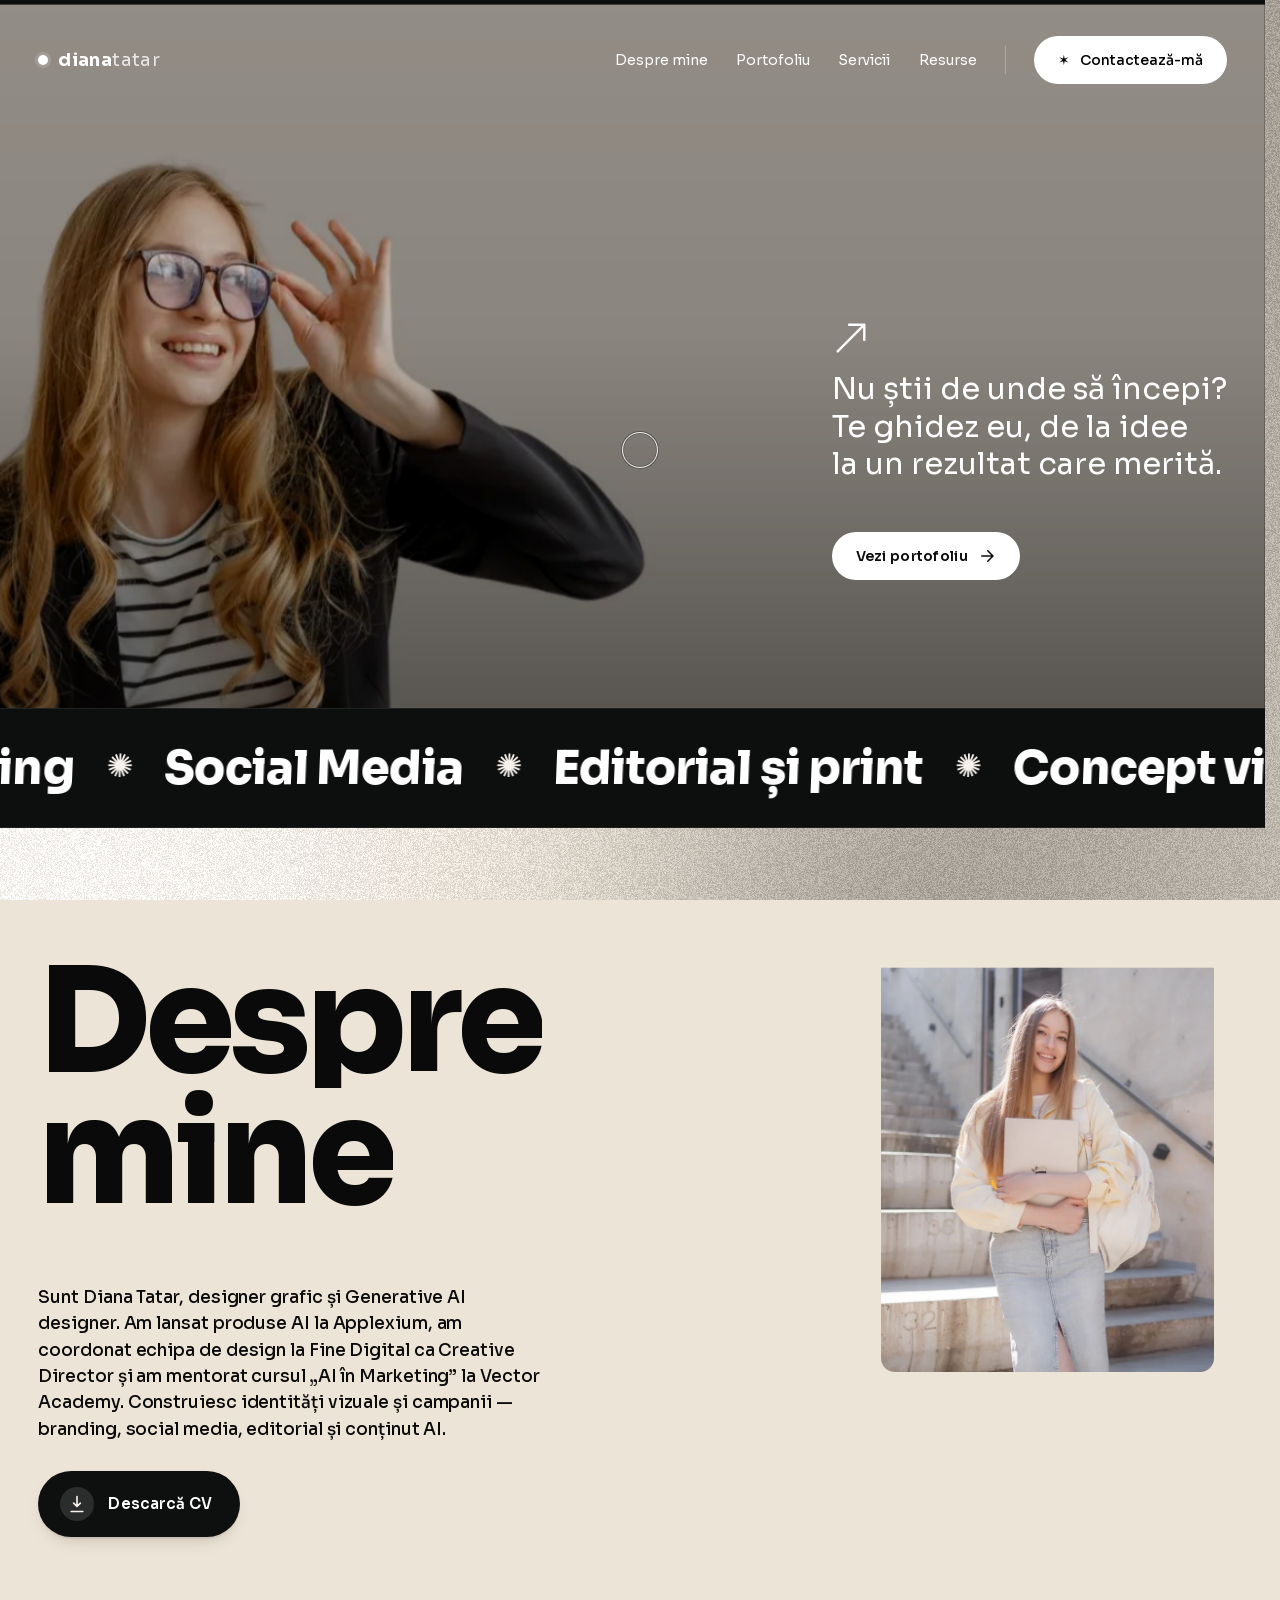
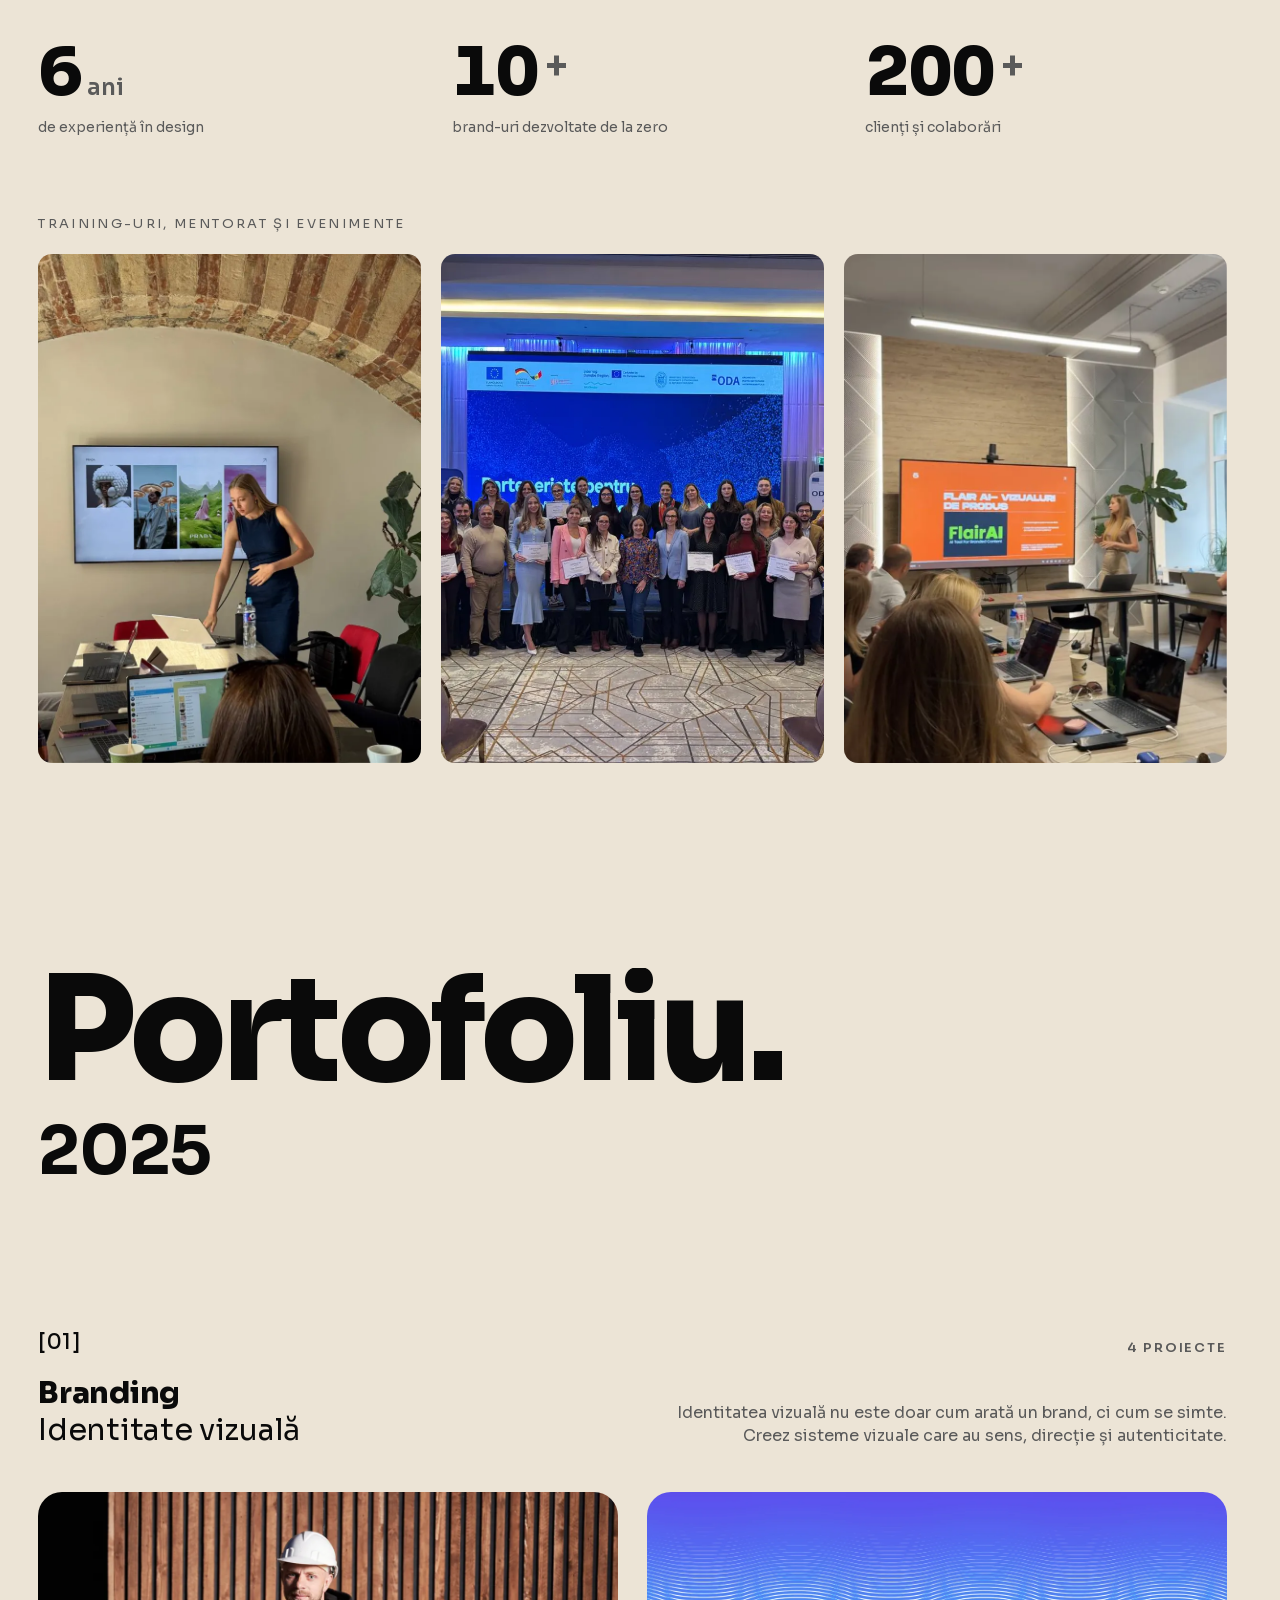
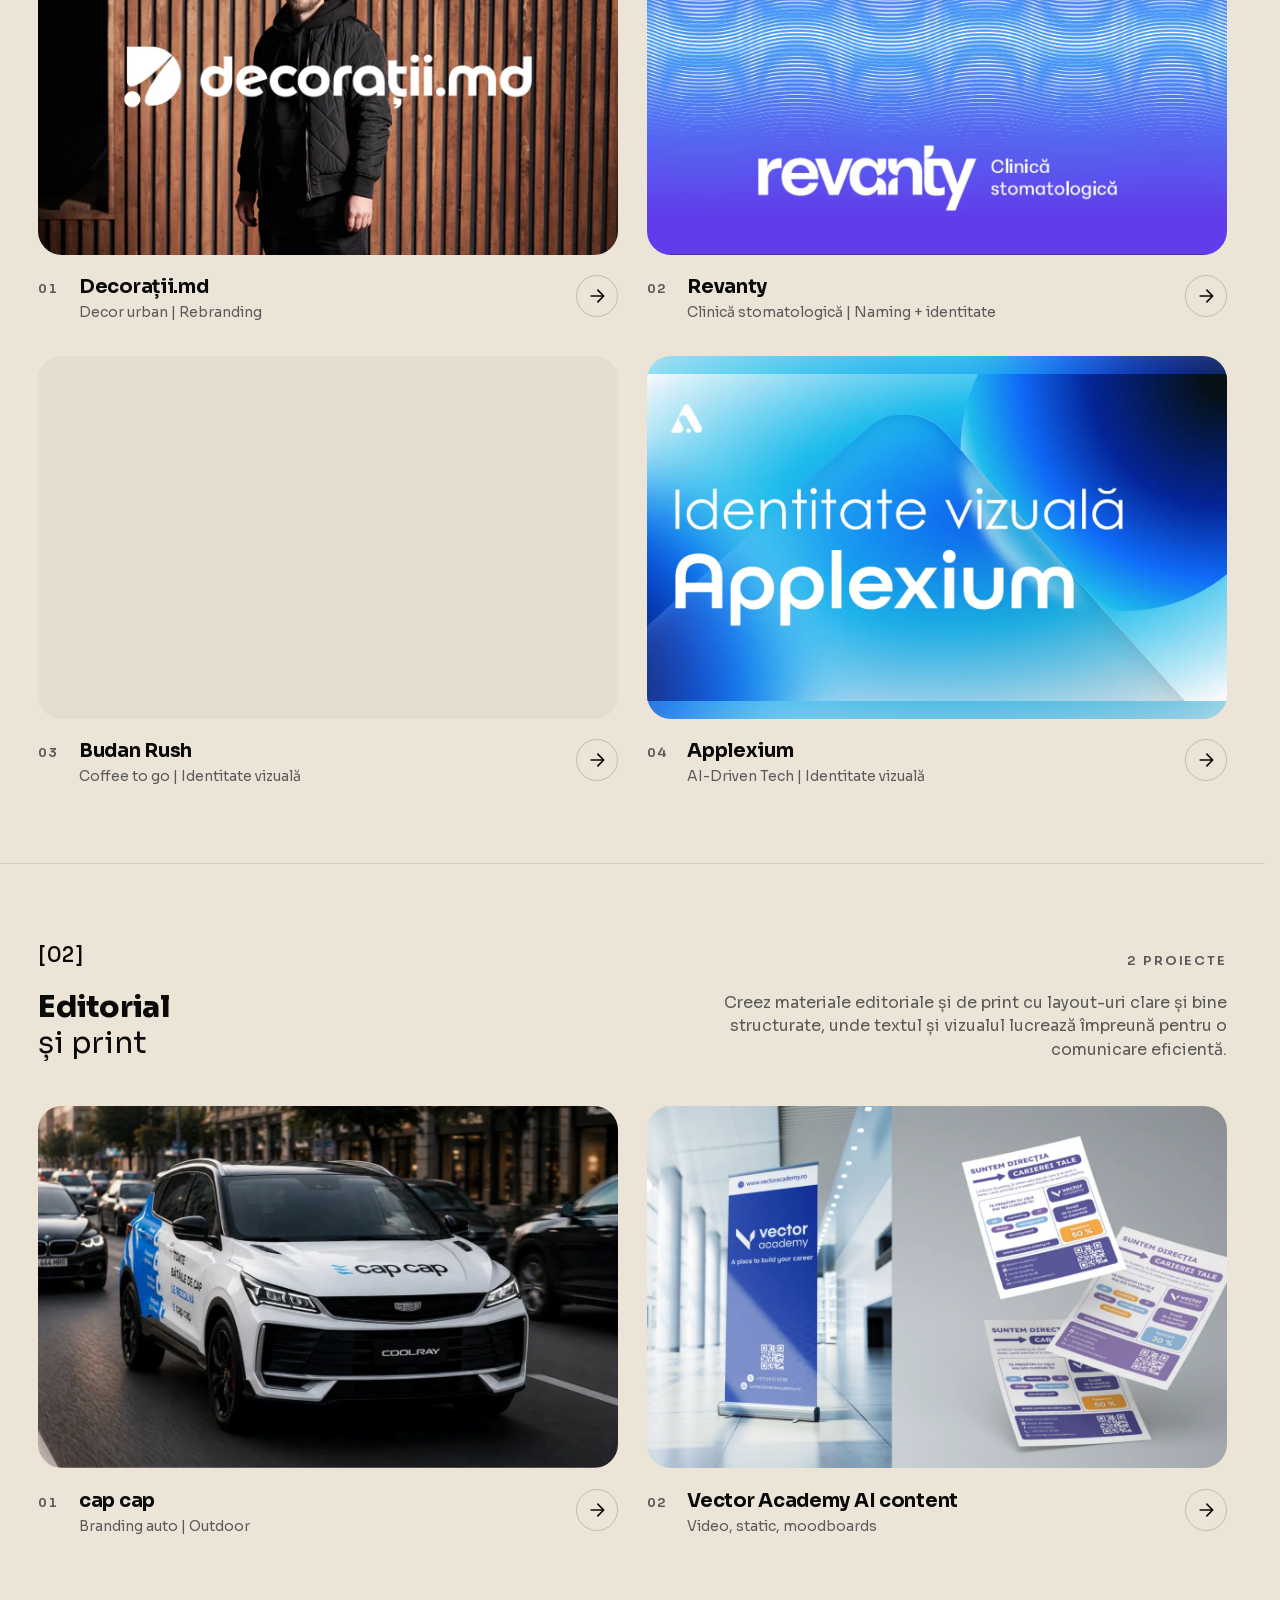
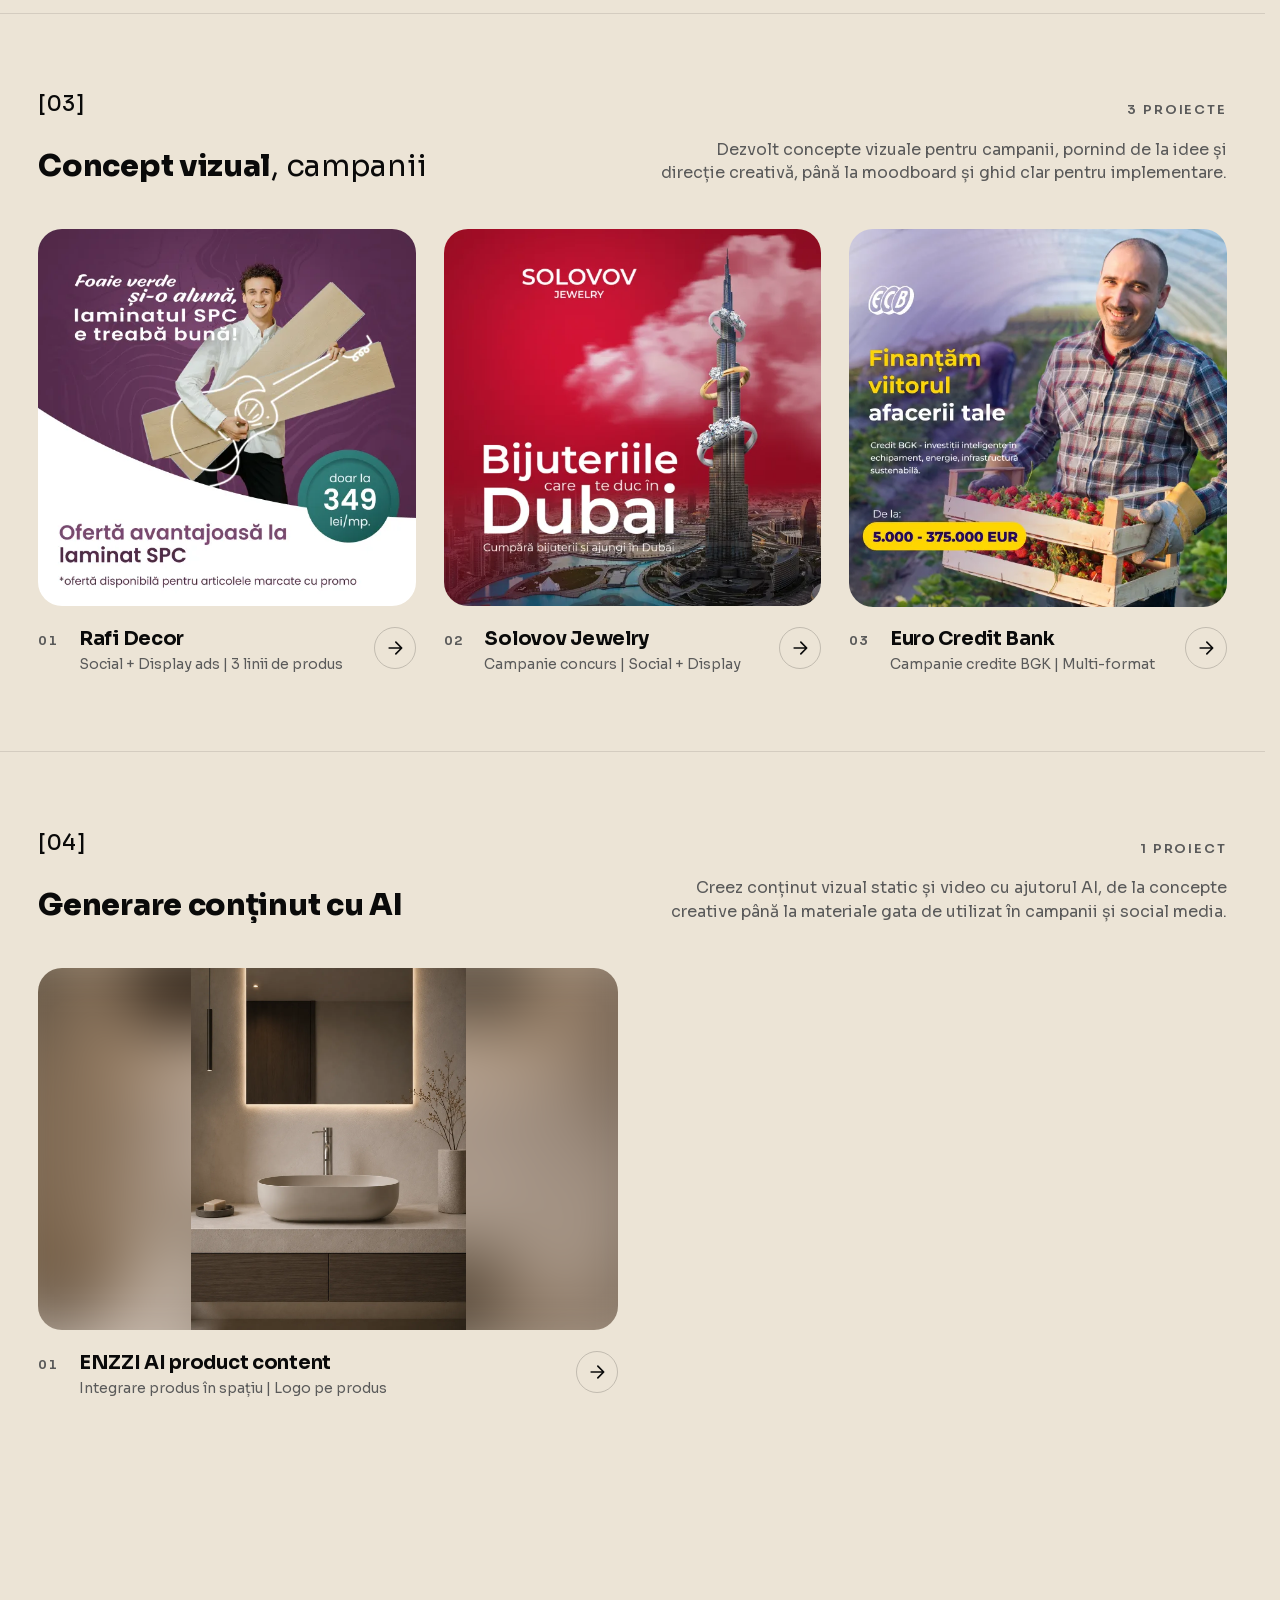
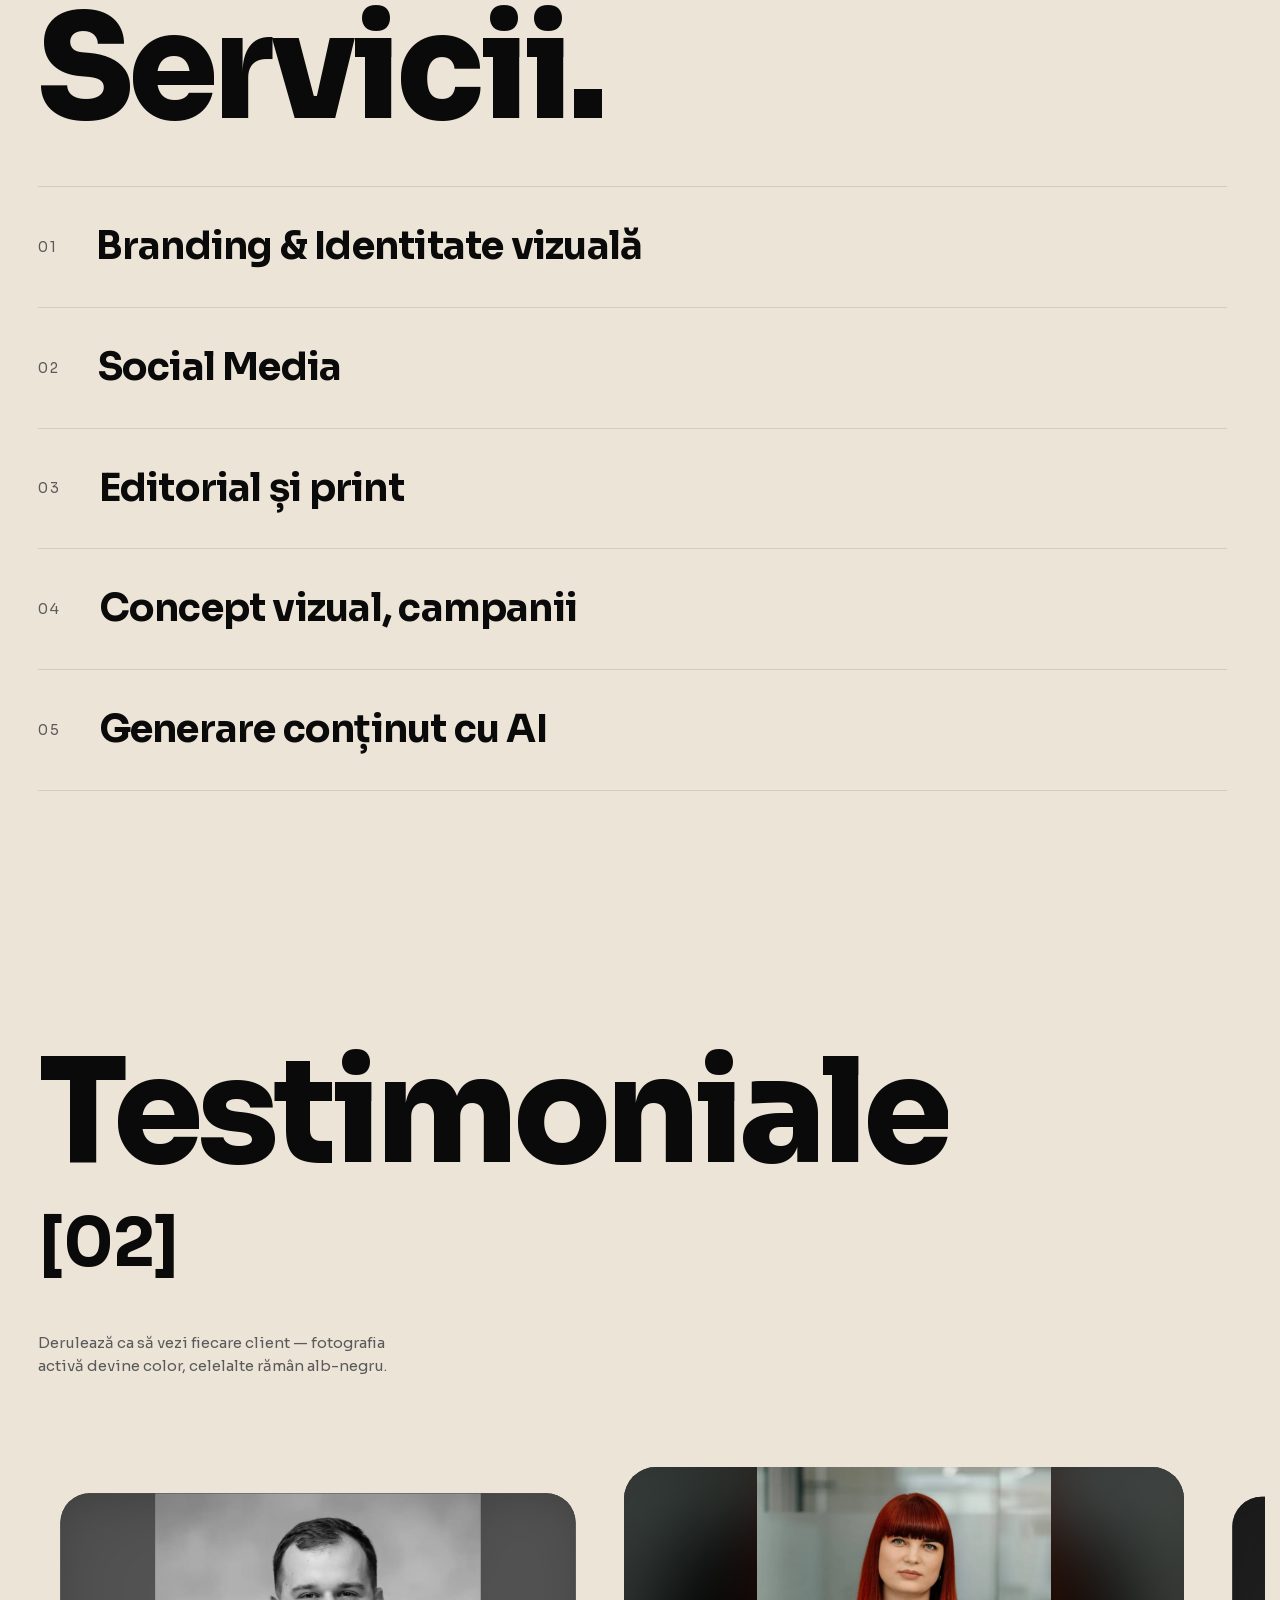
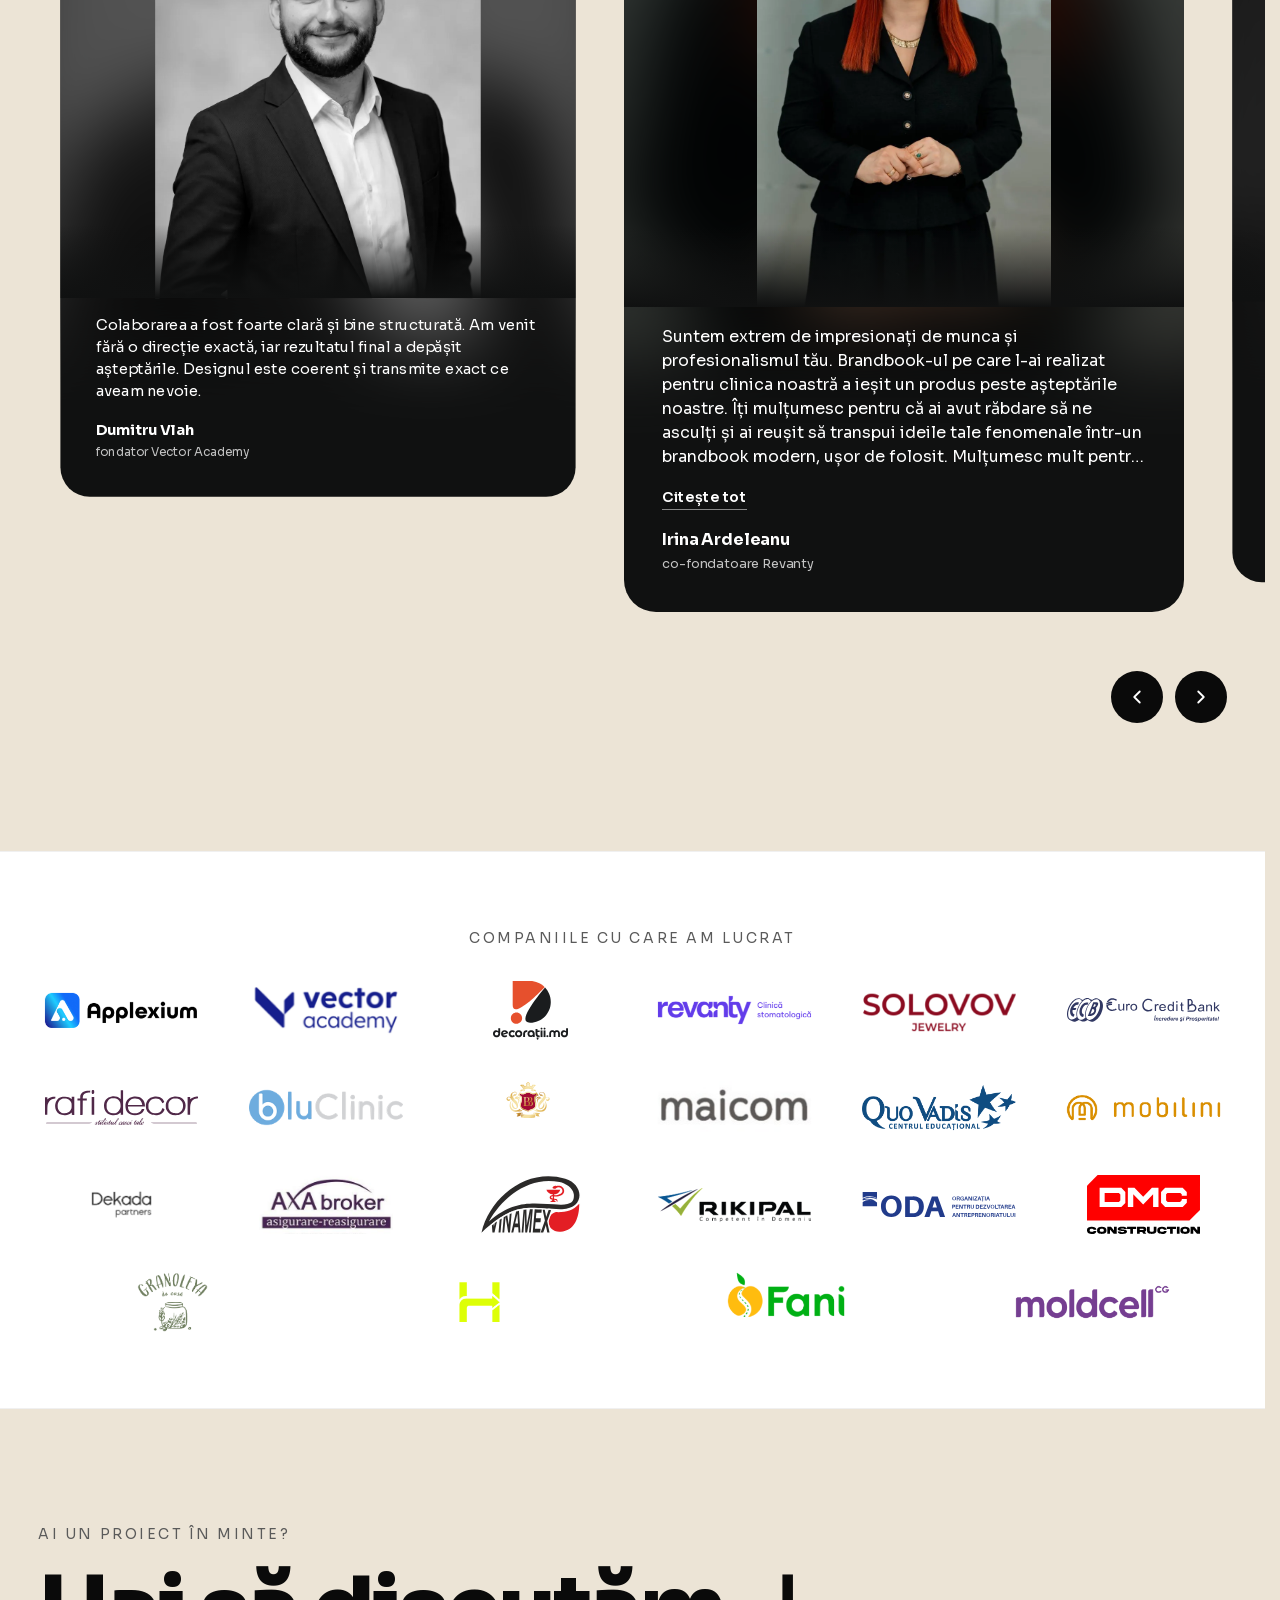
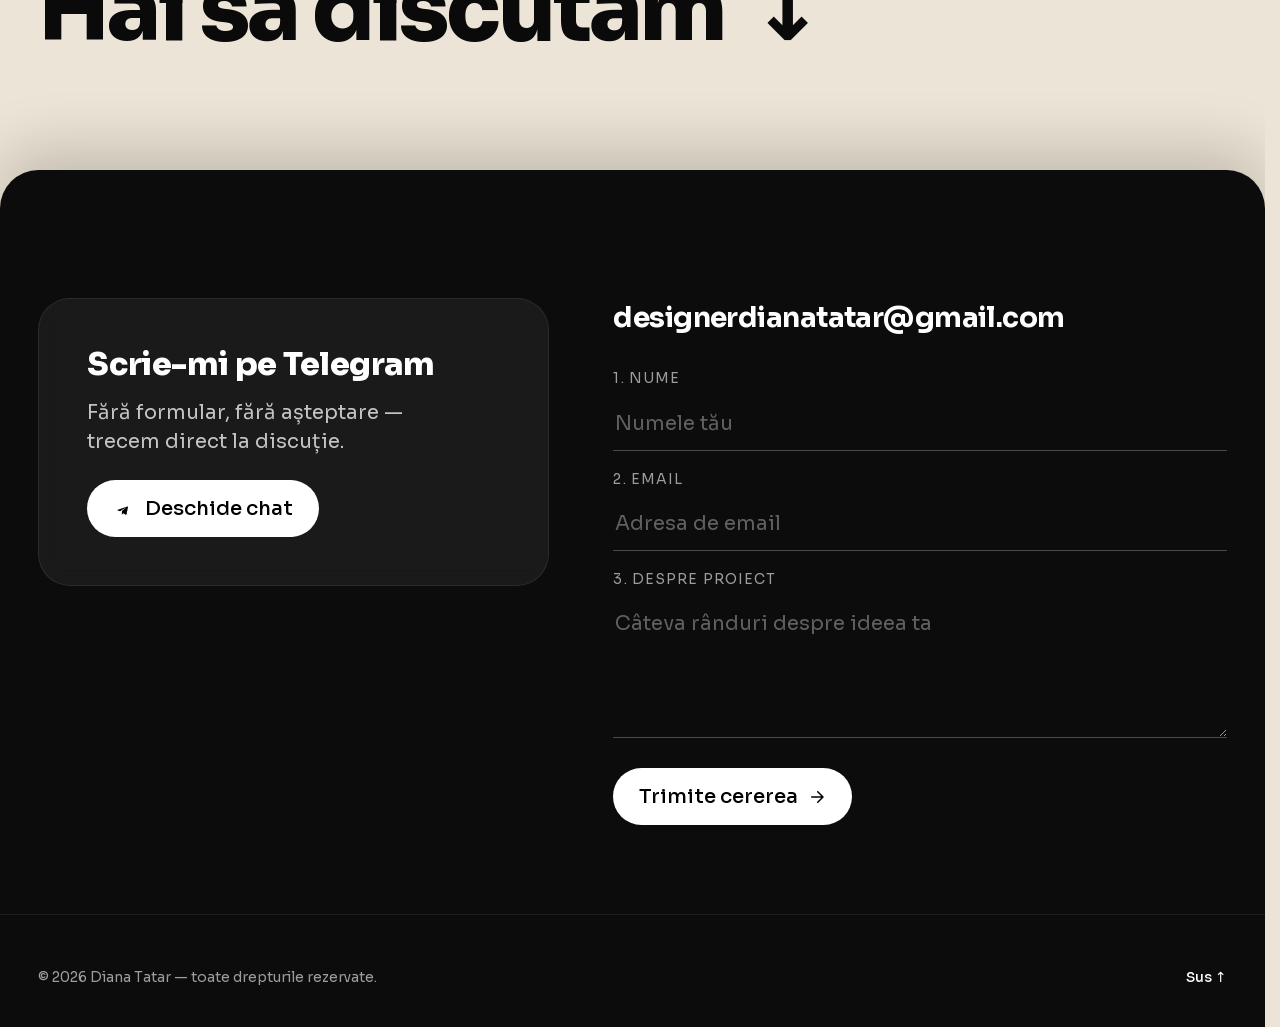
<file: index.html>
<!DOCTYPE html>
<html lang="ro">
<head>
  <meta charset="UTF-8" />
  <meta name="viewport" content="width=device-width, initial-scale=1.0" />
  <meta name="theme-color" content="#0c0c0c" />
  <meta name="robots" content="index, follow" />
  <meta name="google-site-verification" content="kNpcB1DC6Ia66YxbhiDTLobrTTw4MB13_k1duNEQIN4" />
  <!-- Title -->
  <title>Diana Tatar — Designer grafic și identitate vizuală, Chișinău</title>
  <meta name="description" content="Designer grafic în Chișinău: branding și identitate vizuală, social media, editorial și conținut generat cu AI. Portofoliu: Revanty, Decorații.md, Budan Rush, Applexium." />
  <link rel="canonical" href="https://dianatatar.com/" />

  <link rel="icon" type="image/svg+xml" href="favicon.svg" />
  <link rel="apple-touch-icon" href="favicon.svg" />

  <meta property="og:type" content="website" />
  <meta property="og:url" content="https://dianatatar.com/" />
  <meta property="og:title" content="Diana Tatar — Designer grafic și identitate vizuală, Chișinău" />
  <meta property="og:description" content="Branding, identitate vizuală, social media, editorial și generare conținut cu AI. Portofoliu și colaborări — Diana Tatar, Chișinău." />
  <meta property="og:image" content="https://dianatatar.com/assets/images/about.webp" />
  <meta property="og:image:width" content="1280" />
  <meta property="og:image:height" content="854" />
  <meta property="og:locale" content="ro_RO" />
  <meta property="og:site_name" content="Diana Tatar" />

  <meta name="twitter:card" content="summary_large_image" />
  <meta name="twitter:title" content="Diana Tatar — Designer grafic și identitate vizuală, Chișinău" />
  <meta name="twitter:description" content="Branding, social media, editorial și generare conținut cu AI." />
  <meta name="twitter:image" content="https://dianatatar.com/assets/images/about.webp" />

  <link rel="preload" as="font" type="font/woff2" href="/assets/fonts/sora-latin.woff2" crossorigin />
  <link rel="preload" as="font" type="font/woff2" href="/assets/fonts/sora-latin-ext.woff2" crossorigin />

  <link rel="preload" as="image" href="assets/images/hero.webp" type="image/webp" fetchpriority="high" />

  <link rel="stylesheet" href="styles.css" />

  <script type="application/ld+json">
  {
    "@context": "https://schema.org",
    "@graph": [
      {
        "@type": "Person",
        "@id": "https://dianatatar.com/#diana",
        "name": "Diana Tatar",
        "jobTitle": "Graphic Designer & Generative AI Designer",
        "url": "https://dianatatar.com/",
        "image": "https://dianatatar.com/assets/images/about.webp",
        "email": "designerdianatatar@gmail.com",
        "address": {
          "@type": "PostalAddress",
          "addressLocality": "Chișinău",
          "addressCountry": "MD"
        },
        "description": "Diana Tatar este designer grafic și designer de conținut generat cu inteligență artificială din Chișinău, Republica Moldova. Lucrează pe identitate vizuală și branding, design pentru social media și editorial, generare de conținut și personaje cu AI, și oferă mentorat în design.",
        "worksFor": {
          "@type": "Organization",
          "@id": "https://applexium.com/#organization",
          "name": "Applexium",
          "url": "https://applexium.com/"
        },
        "sameAs": ["https://t.me/diana_tatar30"],
        "knowsAbout": ["Branding", "Identitate vizuală", "Social Media Design", "Editorial Design", "AI Content Generation", "AI Character Design", "Prompt Engineering", "Mentorat în design"]
      },
      {
        "@type": "ProfessionalService",
        "@id": "https://dianatatar.com/#service",
        "name": "Diana Tatar — Graphic Design",
        "description": "Branding, identitate vizuală, social media, editorial și generare conținut cu AI.",
        "url": "https://dianatatar.com/",
        "image": "https://dianatatar.com/assets/images/hero.webp",
        "priceRange": "$$",
        "areaServed": { "@type": "Country", "name": "Moldova" },
        "provider": { "@id": "https://dianatatar.com/#diana" }
      }
    ]
  }
  </script>
</head>
<body>
  <canvas class="grainient grainient--global" data-grainient aria-hidden="true"></canvas>

  <!-- ============ HERO ============ -->
  <section class="hero" id="top">
    <div class="hero__bg" aria-hidden="true">
      <img src="assets/images/hero.webp" alt="" width="1440" height="750" fetchpriority="high" />
      <div class="hero__overlay"></div>
    </div>

    <header class="nav container">
      <a href="#top" class="nav__brand" aria-label="Diana Tatar">
        <span class="nav__brand-dot"></span>
        <span class="nav__brand-name">diana<em>tatar</em></span>
      </a>

      <nav class="nav__menu" aria-label="Meniu principal">
        <a href="#despre">Despre mine</a>
        <a href="#portofoliu">Portofoliu</a>
        <a href="#servicii">Servicii</a>
        <a href="resurse.html">Resurse</a>
        <span class="nav__divider" aria-hidden="true"></span>
        <a href="#contact" class="nav__cta" data-cursor-label="Scrie-mi →">
          <span class="nav__cta-star" aria-hidden="true">✶</span>
          Contactează-mă
        </a>
      </nav>

      <button class="nav__toggle" aria-label="Deschide meniul" aria-expanded="false">
        <span></span><span></span><span></span>
      </button>
    </header>

    <h1 class="sr-only">Diana Tatar — Graphic Designer &amp; Generative AI Designer, Chișinău</h1>

    <div class="hero__content container">
      <div class="hero__lead">
        <svg class="hero__arrow" viewBox="0 0 40 40" aria-hidden="true">
          <path d="M6 34 L34 6 M18 6 L34 6 L34 22" fill="none" stroke="currentColor" stroke-width="2.5" stroke-linecap="round" stroke-linejoin="round"/>
        </svg>
        <p class="hero__tagline">
          Nu știi de unde să începi?<br />
          Te ghidez eu, de la idee<br />
          la un rezultat care merită.
        </p>
        <a href="#portofoliu" class="hero__link" data-cursor-label="Portofoliu →"><span>Vezi portofoliu</span><svg viewBox="0 0 24 24" aria-hidden="true" width="18" height="18"><path d="M5 12h14M13 5l7 7-7 7" fill="none" stroke="currentColor" stroke-width="2" stroke-linecap="round" stroke-linejoin="round"/></svg></a>
      </div>
    </div>

    <!-- Marquee (fără label) -->
    <div class="ticker" aria-hidden="true">
      <div class="ticker__viewport">
        <div class="ticker__track">
          <span>Branding <em>✺</em> Social Media <em>✺</em> Editorial și print <em>✺</em> Concept vizual <em>✺</em> Generare conținut cu AI <em>✺</em></span>
          <span>Branding <em>✺</em> Social Media <em>✺</em> Editorial și print <em>✺</em> Concept vizual <em>✺</em> Generare conținut cu AI <em>✺</em></span>
          <span>Branding <em>✺</em> Social Media <em>✺</em> Editorial și print <em>✺</em> Concept vizual <em>✺</em> Generare conținut cu AI <em>✺</em></span>
        </div>
      </div>
    </div>
  </section>

  <!-- ============ DESPRE MINE ============ -->
  <section class="about" id="despre">
    <div class="container about__grid">
      <h2 class="display about__title">Despre<br/>mine</h2>

      <figure class="about__photo reveal">
        <img src="assets/images/about.webp" alt="Diana Tatar, designer grafic și Generative AI designer din Chișinău" width="1280" height="854" />
      </figure>

      <div class="about__body">
        <p class="about__text">
          Sunt Diana Tatar, designer grafic și Generative AI designer.
          Am lansat produse AI la Applexium, am coordonat echipa de design la
          Fine Digital ca Creative Director și am mentorat cursul „AI în Marketing”
          la Vector Academy. Construiesc identități vizuale și campanii —
          branding, social media, editorial și conținut AI.
        </p>
        <a href="assets/cv.pdf" class="btn-cv" data-cursor-label="Descarcă" download>
          <span class="btn-cv__icon" aria-hidden="true">
            <svg viewBox="0 0 24 24" width="20" height="20">
              <path d="M12 3v12m0 0l-4-4m4 4l4-4M5 21h14" fill="none" stroke="currentColor" stroke-width="2" stroke-linecap="round" stroke-linejoin="round"/>
            </svg>
          </span>
          <span class="btn-cv__text">Descarcă CV</span>
          <span class="btn-cv__shine" aria-hidden="true"></span>
        </a>
      </div>
    </div>

    <div class="container about__stats" role="group" aria-label="Cifre cheie">
      <div class="stat reveal">
        <p class="stat__value">
          <span class="counter" data-count-to="6">6</span><span class="stat__unit">ani</span>
        </p>
        <p class="stat__label">de experiență în design</p>
      </div>
      <div class="stat reveal">
        <p class="stat__value">
          <span class="counter" data-count-to="10">10</span><span class="stat__plus">+</span>
        </p>
        <p class="stat__label">brand-uri dezvoltate de la zero</p>
      </div>
      <div class="stat reveal">
        <p class="stat__value">
          <span class="counter" data-count-to="200">200</span><span class="stat__plus">+</span>
        </p>
        <p class="stat__label">clienți și colaborări</p>
      </div>
    </div>

    <div class="container about__events">
      <p class="about__events-label">Training-uri, mentorat și evenimente</p>
      <div class="about__events-row">
        <figure class="about__event reveal">
          <img src="assets/images/about-event-01.webp" alt="Diana Tatar susținând un training de design în fața participanților" width="800" height="1067" loading="lazy" decoding="async" />
        </figure>
        <figure class="about__event reveal">
          <img src="assets/images/about-event-04.webp" alt="Diana Tatar alături de participanții unei conferințe ODA, la înmânarea certificatelor" width="1200" height="900" loading="lazy" decoding="async" />
        </figure>
        <figure class="about__event reveal">
          <img src="assets/images/about-event-05.webp" alt="Diana Tatar prezentând un workshop despre vizualuri generate cu AI" width="800" height="1415" loading="lazy" decoding="async" />
        </figure>
      </div>
    </div>
  </section>

  <!-- ============ PORTOFOLIU TITLE ============ -->
  <section class="portfolio-head" id="portofoliu">
    <div class="container">
      <h2 class="display portfolio-head__title">Portofoliu.</h2>
      <p class="portfolio-head__year">2025</p>
    </div>
  </section>

  <!-- Portfolio -->
  <section class="portfolio" aria-label="Proiecte pe categorii">

    <!-- 01 · BRANDING -->
    <article class="pf-cat" data-category="branding" id="cat-branding">
      <header class="container pf-cat__head">
        <span class="pf-cat__num">[01]</span>
        <h3 class="pf-cat__title"><strong>Branding</strong><br/>Identitate vizuală</h3>
        <p class="pf-cat__desc">
          Identitatea vizuală nu este doar cum arată un brand, ci cum se simte.
          Creez sisteme vizuale care au sens, direcție și autenticitate.
        </p>
        <span class="pf-cat__count">4 proiecte</span>
      </header>
      <div class="container pf-cat__grid">
        <a class="pf-card reveal" href="/proiecte/decoratii/" data-cursor-label="Vezi proiectul →">
          <figure class="pf-card__media">
            <img src="assets/images/projects/decoratii-01.webp" alt="Identitate vizuală Decorații.md — logoul aplicat pe fundal de lemn" width="1400" height="788" loading="lazy" decoding="async" />
          </figure>
          <div class="pf-card__meta">
            <span class="pf-card__idx" aria-hidden="true">01</span>
            <div>
              <h4 class="pf-card__title">Decorații.md</h4>
              <p class="pf-card__sub">Decor urban | Rebranding</p>
            </div>
            <span class="pf-card__arrow" aria-hidden="true">
              <svg viewBox="0 0 24 24" width="20" height="20"><path d="M5 12h14M13 5l7 7-7 7" fill="none" stroke="currentColor" stroke-width="2" stroke-linecap="round" stroke-linejoin="round"/></svg>
            </span>
          </div>
        </a>
        <a class="pf-card reveal" href="/proiecte/revanty/" data-cursor-label="Vezi proiectul →">
          <figure class="pf-card__media">
            <img src="assets/images/project-revanty.webp" alt="Identitate vizuală Revanty — clinică stomatologică" width="1650" height="929" loading="lazy" decoding="async" />
          </figure>
          <div class="pf-card__meta">
            <span class="pf-card__idx" aria-hidden="true">02</span>
            <div>
              <h4 class="pf-card__title">Revanty</h4>
              <p class="pf-card__sub">Clinică stomatologică | Naming + identitate</p>
            </div>
            <span class="pf-card__arrow" aria-hidden="true">
              <svg viewBox="0 0 24 24" width="20" height="20"><path d="M5 12h14M13 5l7 7-7 7" fill="none" stroke="currentColor" stroke-width="2" stroke-linecap="round" stroke-linejoin="round"/></svg>
            </span>
          </div>
        </a>
        <a class="pf-card reveal" href="/proiecte/budan-rush/" data-cursor-label="Vezi proiectul →">
          <figure class="pf-card__media">
            <img src="assets/images/project-budan.webp" alt="Identitate vizuală Budan Rush — coffee to go" width="1650" height="929" loading="lazy" decoding="async" />
          </figure>
          <div class="pf-card__meta">
            <span class="pf-card__idx" aria-hidden="true">03</span>
            <div>
              <h4 class="pf-card__title">Budan Rush</h4>
              <p class="pf-card__sub">Coffee to go | Identitate vizuală</p>
            </div>
            <span class="pf-card__arrow" aria-hidden="true">
              <svg viewBox="0 0 24 24" width="20" height="20"><path d="M5 12h14M13 5l7 7-7 7" fill="none" stroke="currentColor" stroke-width="2" stroke-linecap="round" stroke-linejoin="round"/></svg>
            </span>
          </div>
        </a>
        <a class="pf-card reveal" href="/proiecte/applexium/" data-cursor-label="Vezi proiectul →">
          <figure class="pf-card__media pf-card__media--fit" style="--photo:url('assets/images/projects/applexium-01.webp')">
            <img src="assets/images/projects/applexium-01.webp" alt="Identitate vizuală Applexium — companie tech AI" width="1400" height="788" loading="lazy" decoding="async" />
          </figure>
          <div class="pf-card__meta">
            <span class="pf-card__idx" aria-hidden="true">04</span>
            <div>
              <h4 class="pf-card__title">Applexium</h4>
              <p class="pf-card__sub">AI-Driven Tech | Identitate vizuală</p>
            </div>
            <span class="pf-card__arrow" aria-hidden="true">
              <svg viewBox="0 0 24 24" width="20" height="20"><path d="M5 12h14M13 5l7 7-7 7" fill="none" stroke="currentColor" stroke-width="2" stroke-linecap="round" stroke-linejoin="round"/></svg>
            </span>
          </div>
        </a>
      </div>
    </article>

    <!-- 03 · EDITORIAL -->
    <article class="pf-cat" data-category="editorial" id="cat-editorial">
      <header class="container pf-cat__head">
        <span class="pf-cat__num">[02]</span>
        <h3 class="pf-cat__title"><strong>Editorial</strong><br/>și print</h3>
        <p class="pf-cat__desc">
          Creez materiale editoriale și de print cu layout-uri clare și bine
          structurate, unde textul și vizualul lucrează împreună pentru
          o comunicare eficientă.
        </p>
        <span class="pf-cat__count">2 proiecte</span>
      </header>
      <div class="container pf-cat__grid">
        <a class="pf-card reveal" href="/proiecte/cap-cap/" data-cursor-label="Vezi proiectul →">
          <figure class="pf-card__media">
            <img src="assets/images/projects/capcap-01.webp" alt="Branding auto cap cap — vehicul cu identitatea aplicată" width="1400" height="787" loading="lazy" decoding="async" />
          </figure>
          <div class="pf-card__meta">
            <span class="pf-card__idx" aria-hidden="true">01</span>
            <div>
              <h4 class="pf-card__title">cap cap</h4>
              <p class="pf-card__sub">Branding auto | Outdoor</p>
            </div>
            <span class="pf-card__arrow" aria-hidden="true">
              <svg viewBox="0 0 24 24" width="20" height="20"><path d="M5 12h14M13 5l7 7-7 7" fill="none" stroke="currentColor" stroke-width="2" stroke-linecap="round" stroke-linejoin="round"/></svg>
            </span>
          </div>
        </a>
        <a class="pf-card reveal" href="/proiecte/vector-academy-ai/" data-cursor-label="Vezi proiectul →">
          <figure class="pf-card__media">
            <img src="assets/images/projects/vector-print-01.webp" alt="Material print Vector Academy — vizual generat cu AI" width="1400" height="788" loading="lazy" decoding="async" />
          </figure>
          <div class="pf-card__meta">
            <span class="pf-card__idx" aria-hidden="true">02</span>
            <div>
              <h4 class="pf-card__title">Vector Academy AI content</h4>
              <p class="pf-card__sub">Video, static, moodboards</p>
            </div>
            <span class="pf-card__arrow" aria-hidden="true">
              <svg viewBox="0 0 24 24" width="20" height="20"><path d="M5 12h14M13 5l7 7-7 7" fill="none" stroke="currentColor" stroke-width="2" stroke-linecap="round" stroke-linejoin="round"/></svg>
            </span>
          </div>
        </a>
      </div>
    </article>

    <!-- 04 · CONCEPT VIZUAL -->
    <article class="pf-cat" data-category="concept" id="cat-concept">
      <header class="container pf-cat__head">
        <span class="pf-cat__num">[03]</span>
        <h3 class="pf-cat__title"><strong>Concept vizual</strong>, campanii</h3>
        <p class="pf-cat__desc">
          Dezvolt concepte vizuale pentru campanii, pornind de la idee și
          direcție creativă, până la moodboard și ghid clar pentru implementare.
        </p>
        <span class="pf-cat__count">3 proiecte</span>
      </header>
      <div class="container pf-cat__grid pf-cat__grid--three">
        <a class="pf-card reveal" href="/proiecte/campanie-rafi/" data-cursor-label="Vezi proiectul →">
          <figure class="pf-card__media">
            <img src="assets/images/project-rafi.webp" alt="Campanie Rafi Decor — vizual laminat SPC" width="600" height="600" loading="lazy" decoding="async" />
          </figure>
          <div class="pf-card__meta">
            <span class="pf-card__idx" aria-hidden="true">01</span>
            <div>
              <h4 class="pf-card__title">Rafi Decor</h4>
              <p class="pf-card__sub">Social + Display ads | 3 linii de produs</p>
            </div>
            <span class="pf-card__arrow" aria-hidden="true">
              <svg viewBox="0 0 24 24" width="20" height="20"><path d="M5 12h14M13 5l7 7-7 7" fill="none" stroke="currentColor" stroke-width="2" stroke-linecap="round" stroke-linejoin="round"/></svg>
            </span>
          </div>
        </a>
        <a class="pf-card reveal" href="/proiecte/campanie-solovov/" data-cursor-label="Vezi proiectul →">
          <figure class="pf-card__media">
            <img src="assets/images/project-solovov.webp" alt="Campanie Solovov Jewelry — Bijuteriile care te duc în Dubai" width="600" height="600" loading="lazy" decoding="async" />
          </figure>
          <div class="pf-card__meta">
            <span class="pf-card__idx" aria-hidden="true">02</span>
            <div>
              <h4 class="pf-card__title">Solovov Jewelry</h4>
              <p class="pf-card__sub">Campanie concurs | Social + Display</p>
            </div>
            <span class="pf-card__arrow" aria-hidden="true">
              <svg viewBox="0 0 24 24" width="20" height="20"><path d="M5 12h14M13 5l7 7-7 7" fill="none" stroke="currentColor" stroke-width="2" stroke-linecap="round" stroke-linejoin="round"/></svg>
            </span>
          </div>
        </a>
        <a class="pf-card reveal" href="/proiecte/campanie-ecb/" data-cursor-label="Vezi proiectul →">
          <figure class="pf-card__media">
            <img src="assets/images/project-ecb.webp" alt="Campanie Euro Credit Bank — Finanțăm viitorul afacerii tale" width="600" height="600" loading="lazy" decoding="async" />
          </figure>
          <div class="pf-card__meta">
            <span class="pf-card__idx" aria-hidden="true">03</span>
            <div>
              <h4 class="pf-card__title">Euro Credit Bank</h4>
              <p class="pf-card__sub">Campanie credite BGK | Multi-format</p>
            </div>
            <span class="pf-card__arrow" aria-hidden="true">
              <svg viewBox="0 0 24 24" width="20" height="20"><path d="M5 12h14M13 5l7 7-7 7" fill="none" stroke="currentColor" stroke-width="2" stroke-linecap="round" stroke-linejoin="round"/></svg>
            </span>
          </div>
        </a>
      </div>
    </article>

    <!-- 05 · AI CONTENT -->
    <article class="pf-cat" data-category="ai" id="cat-ai">
      <header class="container pf-cat__head">
        <span class="pf-cat__num">[04]</span>
        <h3 class="pf-cat__title"><strong>Generare conținut cu AI</strong></h3>
        <p class="pf-cat__desc">
          Creez conținut vizual static și video cu ajutorul AI,
          de la concepte creative până la materiale gata de utilizat în
          campanii și social media.
        </p>
        <span class="pf-cat__count">1 proiect</span>
      </header>
      <div class="container pf-cat__grid">
        <a class="pf-card reveal" href="/proiecte/enzzi-ai/" data-cursor-label="Vezi proiectul →">
          <figure class="pf-card__media pf-card__media--fit" style="--photo:url('assets/images/projects/enzzi-01.webp')">
            <img src="assets/images/projects/enzzi-01.webp" alt="Imagine generată cu AI — lavoar și baterie ENZZI într-un interior modern" width="1092" height="1440" loading="lazy" decoding="async" />
          </figure>
          <div class="pf-card__meta">
            <span class="pf-card__idx" aria-hidden="true">01</span>
            <div>
              <h4 class="pf-card__title">ENZZI AI product content</h4>
              <p class="pf-card__sub">Integrare produs în spațiu | Logo pe produs</p>
            </div>
            <span class="pf-card__arrow" aria-hidden="true">
              <svg viewBox="0 0 24 24" width="20" height="20"><path d="M5 12h14M13 5l7 7-7 7" fill="none" stroke="currentColor" stroke-width="2" stroke-linecap="round" stroke-linejoin="round"/></svg>
            </span>
          </div>
        </a>
      </div>
    </article>

  </section>

  <!-- ============ SERVICES ANCHOR ============ -->
  <section class="services" id="servicii" aria-label="Servicii">
    <div class="container">
      <h2 class="display services__title">Servicii.</h2>
      <ul class="services__list">
        <li class="svc">
          <a class="svc__link" href="#cat-branding"><span>01</span> Branding &amp; Identitate vizuală</a>
          <div class="svc__marquee" aria-hidden="true">
            <div class="svc__marquee-inner">
              <div class="svc__marquee-track"><em>Branding &amp; Identitate vizuală</em><i style="background-image:url('assets/images/project-01.webp')"></i><em>Branding &amp; Identitate vizuală</em><i style="background-image:url('assets/images/project-revanty.webp')"></i><em>Branding &amp; Identitate vizuală</em><i style="background-image:url('assets/images/project-budan.webp')"></i><em>Branding &amp; Identitate vizuală</em><i style="background-image:url('assets/images/project-01.webp')"></i><em>Branding &amp; Identitate vizuală</em><i style="background-image:url('assets/images/project-revanty.webp')"></i><em>Branding &amp; Identitate vizuală</em><i style="background-image:url('assets/images/project-budan.webp')"></i></div>
            </div>
          </div>
        </li>
        <li class="svc">
          <a class="svc__link" href="#portofoliu"><span>02</span> Social Media</a>
          <div class="svc__marquee" aria-hidden="true">
            <div class="svc__marquee-inner">
              <div class="svc__marquee-track"><em>Social Media</em><i style="background-image:url('assets/images/projects/asocial-01.webp')"></i><em>Social Media</em><i style="background-image:url('assets/images/projects/asocial-02.webp')"></i><em>Social Media</em><i style="background-image:url('assets/images/projects/asocial-03.webp')"></i><em>Social Media</em><i style="background-image:url('assets/images/projects/asocial-01.webp')"></i><em>Social Media</em><i style="background-image:url('assets/images/projects/asocial-02.webp')"></i><em>Social Media</em><i style="background-image:url('assets/images/projects/asocial-03.webp')"></i></div>
            </div>
          </div>
        </li>
        <li class="svc">
          <a class="svc__link" href="#cat-editorial"><span>03</span> Editorial și print</a>
          <div class="svc__marquee" aria-hidden="true">
            <div class="svc__marquee-inner">
              <div class="svc__marquee-track"><em>Editorial și print</em><i style="background-image:url('assets/images/projects/capcap-01.webp')"></i><em>Editorial și print</em><i style="background-image:url('assets/images/projects/vector-print-01.webp')"></i><em>Editorial și print</em><i style="background-image:url('assets/images/projects/capcap-03.webp')"></i><em>Editorial și print</em><i style="background-image:url('assets/images/projects/capcap-01.webp')"></i><em>Editorial și print</em><i style="background-image:url('assets/images/projects/vector-print-01.webp')"></i><em>Editorial și print</em><i style="background-image:url('assets/images/projects/capcap-03.webp')"></i></div>
            </div>
          </div>
        </li>
        <li class="svc">
          <a class="svc__link" href="#cat-concept"><span>04</span> Concept vizual, campanii</a>
          <div class="svc__marquee" aria-hidden="true">
            <div class="svc__marquee-inner">
              <div class="svc__marquee-track"><em>Concept vizual, campanii</em><i style="background-image:url('assets/images/project-rafi.webp')"></i><em>Concept vizual, campanii</em><i style="background-image:url('assets/images/project-solovov.webp')"></i><em>Concept vizual, campanii</em><i style="background-image:url('assets/images/project-ecb.webp')"></i><em>Concept vizual, campanii</em><i style="background-image:url('assets/images/project-rafi.webp')"></i><em>Concept vizual, campanii</em><i style="background-image:url('assets/images/project-solovov.webp')"></i><em>Concept vizual, campanii</em><i style="background-image:url('assets/images/project-ecb.webp')"></i></div>
            </div>
          </div>
        </li>
        <li class="svc">
          <a class="svc__link" href="#cat-ai"><span>05</span> Generare conținut cu AI</a>
          <div class="svc__marquee" aria-hidden="true">
            <div class="svc__marquee-inner">
              <div class="svc__marquee-track"><em>Generare conținut cu AI</em><i style="background-image:url('assets/images/projects/enzzi-01.webp')"></i><em>Generare conținut cu AI</em><i style="background-image:url('assets/images/projects/enzzi-02.webp')"></i><em>Generare conținut cu AI</em><i style="background-image:url('assets/images/projects/enzzi-03.webp')"></i><em>Generare conținut cu AI</em><i style="background-image:url('assets/images/projects/enzzi-01.webp')"></i><em>Generare conținut cu AI</em><i style="background-image:url('assets/images/projects/enzzi-02.webp')"></i><em>Generare conținut cu AI</em><i style="background-image:url('assets/images/projects/enzzi-03.webp')"></i></div>
            </div>
          </div>
        </li>
      </ul>
    </div>
  </section>

  <!-- Testimonials -->
  <section class="testimonial" id="testimonial">
    <div class="container testimonial__head-wrap">
      <div class="testimonial__head">
        <h2 class="display">Testimoniale</h2>
        <p class="testimonial__num" data-count>[01]</p>
      </div>
      <p class="testimonial__hint">
        Derulează ca să vezi fiecare client — fotografia activă devine color,
        celelalte rămân alb-negru.
      </p>
    </div>

    <div class="testimonial__rail" id="testimonial-rail">
      <ul class="testimonial__track">

        <li class="t-card" data-name="Dumitru Vlah" data-role="fondator Vector Academy">
          <figure>
            <img class="t-card__photo" src="assets/images/testimonial-vlah.webp" alt="Dumitru Vlah, fondator Vector Academy" width="900" height="1117" loading="lazy" />
            <div class="t-card__gradient"></div>
            <figcaption>
              <blockquote>
                Colaborarea a fost foarte clară și bine structurată.
                Am venit fără o direcție exactă, iar rezultatul final a depășit
                așteptările. Designul este coerent și transmite exact ce aveam nevoie.
              </blockquote>
              <cite>Dumitru Vlah<span>fondator Vector Academy</span></cite>
            </figcaption>
          </figure>
        </li>

        <li class="t-card" data-name="Irina Ardeleanu" data-role="co-fondatoare Revanty">
          <figure>
            <img class="t-card__photo" src="assets/images/testimonial-irina.webp" alt="Irina Ardeleanu, co-fondatoare Revanty" width="838" height="1258" loading="lazy" />
            <div class="t-card__gradient"></div>
            <figcaption>
              <blockquote>
                Suntem extrem de impresionați de munca și profesionalismul tău.
                Brandbook-ul pe care l-ai realizat pentru clinica noastră a ieșit
                un produs peste așteptările noastre. Îți mulțumesc pentru că ai avut
                răbdare să ne asculți și ai reușit să transpui ideile tale fenomenale
                într-un brandbook modern, ușor de folosit. Mulțumesc mult pentru tot efortul.
              </blockquote>
              <cite>Irina Ardeleanu<span>co-fondatoare Revanty</span></cite>
            </figcaption>
          </figure>
        </li>

        <li class="t-card" data-name="Dragoș Musteață" data-role="fondator Decorații.md">
          <figure>
            <img class="t-card__photo" src="assets/images/testimonial-dragos.webp" alt="Dragoș Musteață, fondator Decorații.md" width="900" height="895" loading="lazy" />
            <div class="t-card__gradient"></div>
            <figcaption>
              <blockquote>
                Sunt foarte bucuros că am reușit să identificăm o siglă și un logotip
                de durată, care mă satisface pe deplin din punct de vedere al simbolisticii,
                simplității și gamei coloristice pentru brandul Decorații.md. Am lucrat cu
                mare plăcere împreună cu Diana, care s-a dovedit a fi foarte creativă
                și serioasă, implementând ideile într-un mod profesionist și de calitate.
                Datorită colaborării noastre, am ajuns la cel mai potrivit logo pentru ceea
                ce consider cea mai frumoasă companie din lume — Decorații.md. Recomand cu încredere!
              </blockquote>
              <cite>Dragoș Musteață<span>fondator Decorații.md și Gladiator Challenge Moldova</span></cite>
            </figcaption>
          </figure>
        </li>

        <li class="t-card" data-name="Corina Dabija" data-role="director marketing ECB">
          <figure>
            <img class="t-card__photo" src="assets/images/testimonial-corina.webp" alt="Corina Dabija, director marketing ECB" width="1116" height="1116" loading="lazy" />
            <div class="t-card__gradient"></div>
            <figcaption>
              <blockquote>
                Colaborarea cu Diana a fost una dintre acele experiențe rare în care
                lucrurile merg bine de la început până la final. Este un designer cu o
                creativitate autentică, care nu se rezumă la soluții „corecte”, ci propune
                concepte cu personalitate, bine ancorate în obiectivele proiectului.
                Fiecare idee vine cu sens, nu doar cu estetică, iar asta face diferența.
                Un alt aspect care mi-a plăcut foarte mult este deschiderea ei: Diana ascultă
                cu atenție, pune întrebările potrivite și integrează feedback-ul într-un mod
                natural, fără să piardă coerența inițială a conceptului. Nu este genul de
                profesionist care execută mecanic, ci unul care contribuie real la
                construcția rezultatului final.
              </blockquote>
              <cite>Corina Dabija<span>director marketing ECB</span></cite>
            </figcaption>
          </figure>
        </li>

        <li class="t-card" data-name="Mirce Ursu" data-role="co-fondator și CEO Applexium">
          <figure>
            <img class="t-card__photo" src="assets/images/testimonial-mirce.webp" alt="Mirce Ursu, co-fondator și CEO Applexium" width="1006" height="1863" loading="lazy" />
            <div class="t-card__gradient"></div>
            <figcaption>
              <blockquote>
                Colaborarea cu Diana a fost o oportunitate excelentă de a aplica în practică
                unul dintre principiile bine cunoscute ale lui Jack Ma: „angajează oameni mai
                buni decât tine, deleagă-le complet responsabilitatea pe aria lor de competență
                și ai încredere în rezultatul livrat”. Este o abordare de management care, din
                experiența noastră, funcționează — și funcționează bine. Diana este un
                profesionist extrem de implicat și dedicat.
              </blockquote>
              <cite>Mirce Ursu<span>co-fondator și CEO Applexium</span></cite>
            </figcaption>
          </figure>
        </li>

      </ul>

      <div class="testimonial__controls">
        <button class="t-arrow" data-dir="-1" data-cursor-label="←" aria-label="Anterior">
          <svg viewBox="0 0 24 24" aria-hidden="true"><path d="M15 6l-6 6 6 6" fill="none" stroke="currentColor" stroke-width="2" stroke-linecap="round" stroke-linejoin="round"/></svg>
        </button>
        <button class="t-arrow" data-dir="1" data-cursor-label="→" aria-label="Următor">
          <svg viewBox="0 0 24 24" aria-hidden="true"><path d="M9 6l6 6-6 6" fill="none" stroke="currentColor" stroke-width="2" stroke-linecap="round" stroke-linejoin="round"/></svg>
        </button>
      </div>
    </div>
  </section>

  <!-- ============ PARTNERS ============ -->
  <section class="partners" aria-label="Companiile cu care am colaborat">
    <div class="container">
      <p class="partners__title">Companiile cu care am lucrat</p>
      <div class="partners__row">
        <img class="partners__img" src="assets/images/clients/applexium.png" alt="Applexium" title="Applexium" loading="lazy" decoding="async" />
        <img class="partners__img" src="assets/images/clients/vector-academy.png" alt="Vector Academy" title="Vector Academy" loading="lazy" decoding="async" />
        <img class="partners__img" src="assets/images/clients/decoratii.svg" alt="Decorații.md" title="Decorații.md" loading="lazy" decoding="async" />
        <img class="partners__img" src="assets/images/clients/revanty.png" alt="Revanty" title="Revanty" loading="lazy" decoding="async" />
        <img class="partners__img" src="assets/images/clients/solovov-jewelry.png" alt="Solovov Jewelry" title="Solovov Jewelry" loading="lazy" decoding="async" />
        <img class="partners__img" src="assets/images/clients/eurocreditbank.svg" alt="Euro Credit Bank" title="Euro Credit Bank" loading="lazy" decoding="async" />
        <img class="partners__img" src="assets/images/clients/rafi-decor.svg" alt="Rafi Decor" title="Rafi Decor" loading="lazy" decoding="async" />
        <img class="partners__img" src="assets/images/clients/bluclinic.png" alt="bluClinic" title="bluClinic" loading="lazy" decoding="async" />
        <img class="partners__img" src="assets/images/clients/bacio-di-bolle.svg" alt="Bacio di Bolle" title="Bacio di Bolle" loading="lazy" decoding="async" />
        <img class="partners__img" src="assets/images/clients/maicom.jpg" alt="Maicom" title="Maicom" loading="lazy" decoding="async" />
        <img class="partners__img" src="assets/images/clients/quo-vadis.png" alt="Quo Vadis" title="Quo Vadis" loading="lazy" decoding="async" />
        <img class="partners__img" src="assets/images/clients/mobilini.png" alt="Mobilini" title="Mobilini" loading="lazy" decoding="async" />
        <img class="partners__img" src="assets/images/clients/dekada-partners.png" alt="Dekada Partners" title="Dekada Partners" loading="lazy" decoding="async" />
        <img class="partners__img" src="assets/images/clients/axa-broker.png" alt="AXA Broker" title="AXA Broker" loading="lazy" decoding="async" />
        <img class="partners__img" src="assets/images/clients/vinamex.svg" alt="Vinamex" title="Vinamex" loading="lazy" decoding="async" />
        <img class="partners__img" src="assets/images/clients/rikipal.png" alt="Rikipal" title="Rikipal" loading="lazy" decoding="async" />
        <img class="partners__img" src="assets/images/clients/oda.svg" alt="ODA — Organizația pentru Dezvoltarea Antreprenoriatului" title="ODA" loading="lazy" decoding="async" />
        <img class="partners__img" src="assets/images/clients/dmc-construction.svg" alt="DMC Construction" title="DMC Construction" loading="lazy" decoding="async" />
        <img class="partners__img" src="assets/images/clients/granoleya.png" alt="Granoleya" title="Granoleya" loading="lazy" decoding="async" />
        <img class="partners__img" src="assets/images/clients/henvex.png" alt="Henvex" title="Henvex" loading="lazy" decoding="async" />
        <img class="partners__img" src="assets/images/clients/fani.png" alt="Fani" title="Fani" loading="lazy" decoding="async" />
        <img class="partners__img" src="assets/images/clients/moldcell.png" alt="Moldcell" title="Moldcell" loading="lazy" decoding="async" />
      </div>
    </div>
  </section>

  <!-- ============ CTA ============ -->
  <section class="cta-strip" aria-label="Contactează-mă">
    <div class="container">
      <p class="cta-strip__kicker">Ai un proiect în minte?</p>
      <a href="#contact" class="cta-strip__link" data-cursor-label="Scrie-mi →">
        Hai să discutăm<span class="cta-strip__arrow" aria-hidden="true">↓</span>
      </a>
    </div>
  </section>

  <!-- ============ CONTACT / FOOTER ============ -->
  <footer class="footer" id="contact">
    <div class="container footer__grid">
      <aside class="footer__telegram">
        <h3>Scrie-mi pe Telegram</h3>
        <p>Fără formular, fără așteptare — trecem direct la discuție.</p>
        <a class="btn btn--light" href="https://t.me/diana_tatar30" target="_blank" rel="noopener" data-cursor-label="Deschide →">
          <svg viewBox="0 0 24 24" aria-hidden="true" width="22" height="22">
            <path fill="currentColor" d="M9.78 15.27 9.6 19c.26 0 .37-.11.5-.24l1.2-1.15 2.49 1.82c.46.25.79.12.91-.42l1.65-7.74c.16-.71-.26-.99-.71-.82L5.24 13.79c-.7.27-.69.65-.12.82l2.55.8 5.92-3.73c.28-.17.53-.08.32.11"/>
          </svg>
          Deschide chat
        </a>
      </aside>

      <form class="footer__form" action="https://formsubmit.co/designerdianatatar@gmail.com" method="POST" novalidate>
        <p class="footer__email">designerdianatatar@gmail.com</p>

        <input type="hidden" name="_subject" value="Solicitare proiect — dianatatar.com" />
        <input type="hidden" name="_template" value="table" />
        <label class="field">
          <span>1. Nume</span>
          <input type="text" name="name" placeholder="Numele tău" required />
        </label>

        <label class="field">
          <span>2. Email</span>
          <input type="email" name="email" placeholder="Adresa de email" required />
        </label>

        <label class="field">
          <span>3. Despre proiect</span>
          <textarea name="message" rows="4" placeholder="Câteva rânduri despre ideea ta" required></textarea>
        </label>

        <button type="submit" class="btn btn--primary" data-cursor-label="Trimite →">
          Trimite cererea
          <svg viewBox="0 0 24 24" aria-hidden="true" width="18" height="18">
            <path d="M5 12h14M13 5l7 7-7 7" fill="none" stroke="currentColor" stroke-width="2" stroke-linecap="round" stroke-linejoin="round"/>
          </svg>
        </button>

        <p class="footer__status" aria-live="polite"></p>
      </form>
    </div>

    <div class="container footer__base">
      <p>© <span id="year"></span> Diana Tatar — toate drepturile rezervate.</p>
      <a href="#top" class="footer__top">Sus ↑</a>
    </div>
  </footer>

  <div class="cursor" aria-hidden="true"></div>
  <div class="cursor__label" aria-hidden="true"></div>

  <script src="script.js" defer></script>
  <!-- Analytics -->
</body>
</html>
</file>
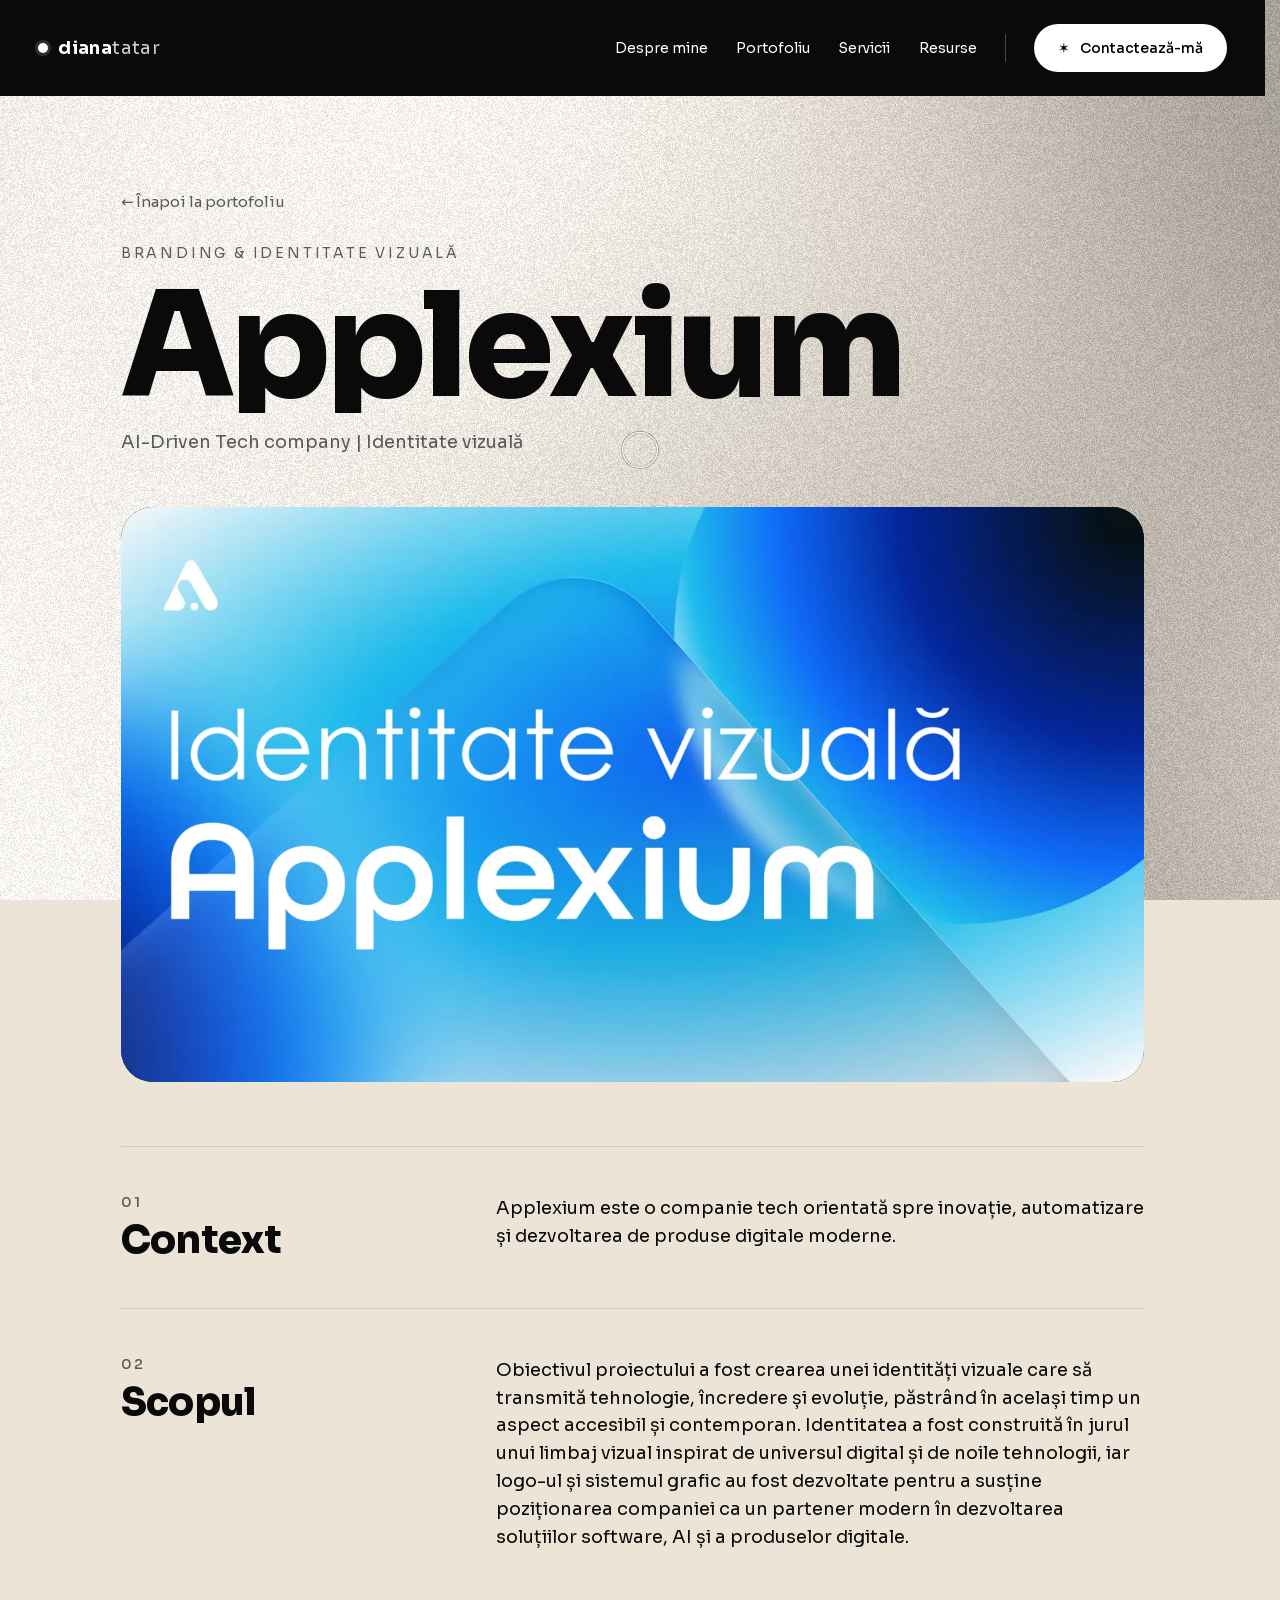
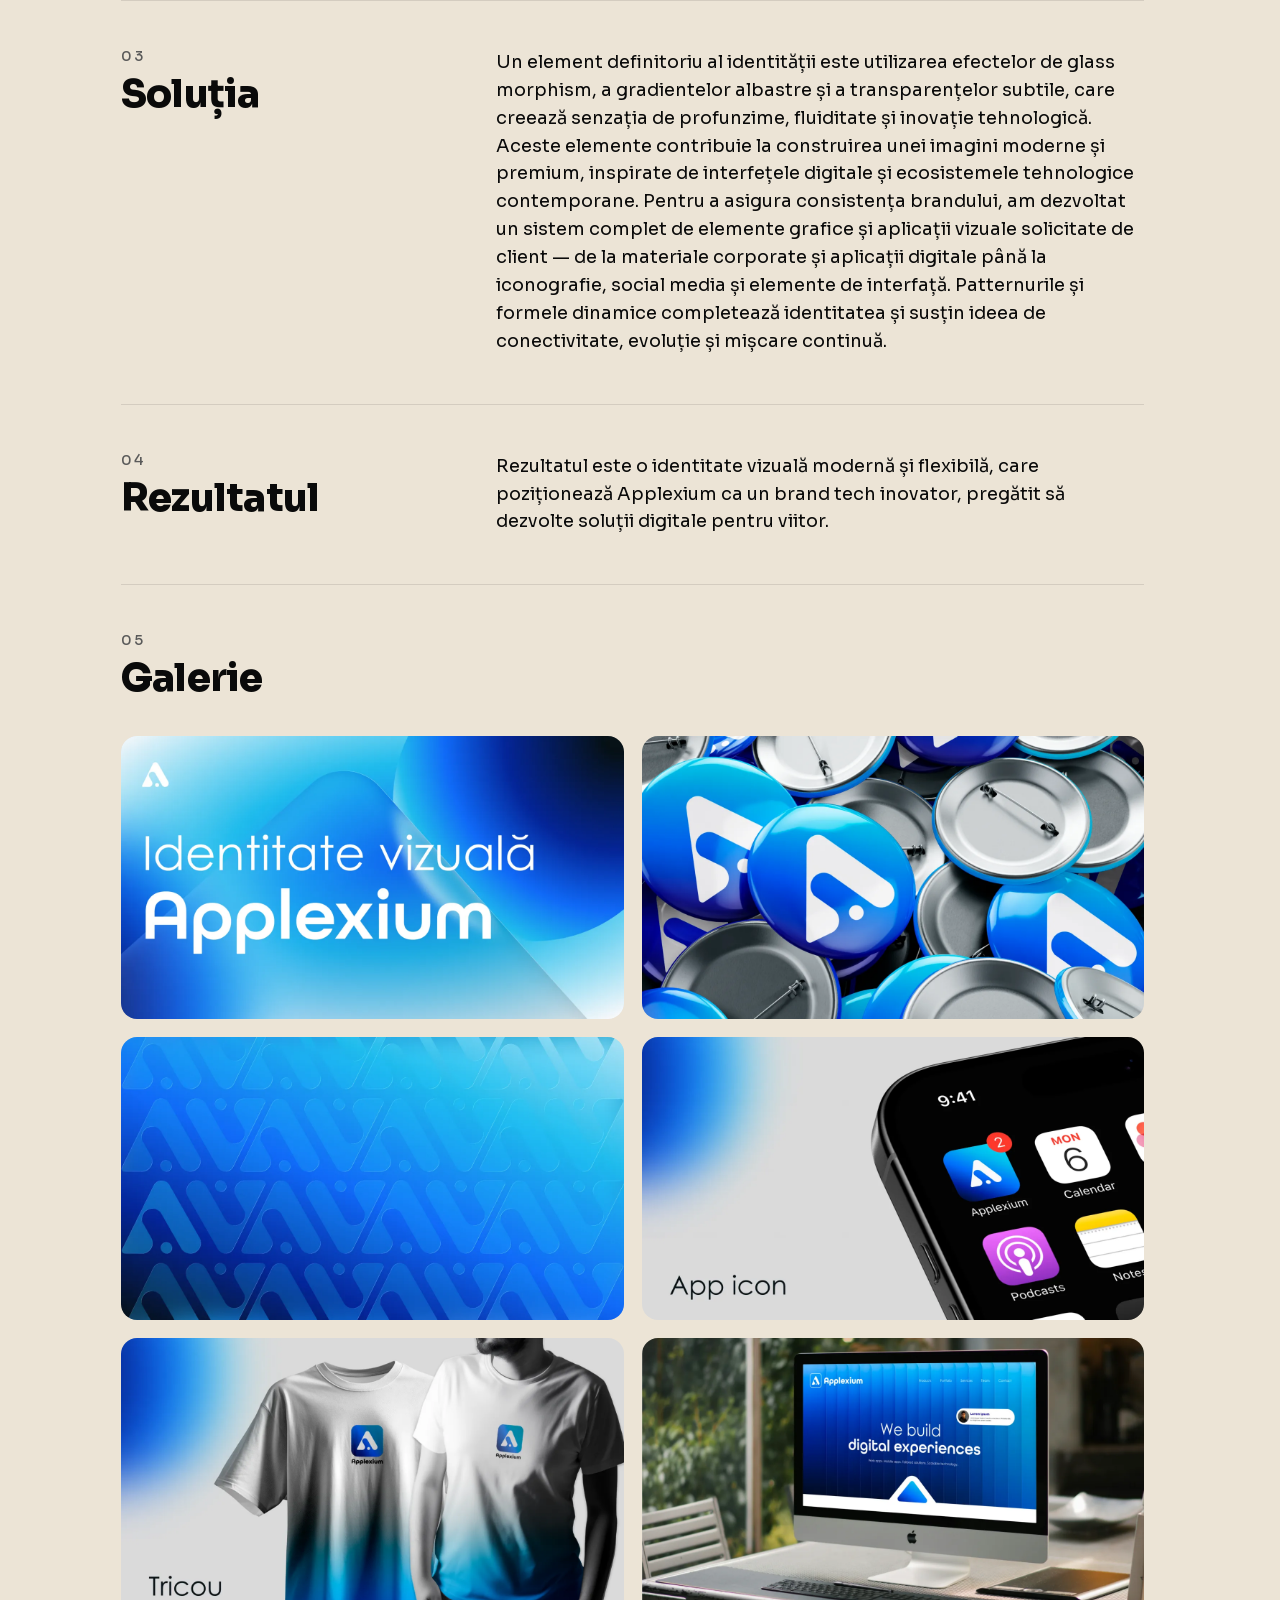
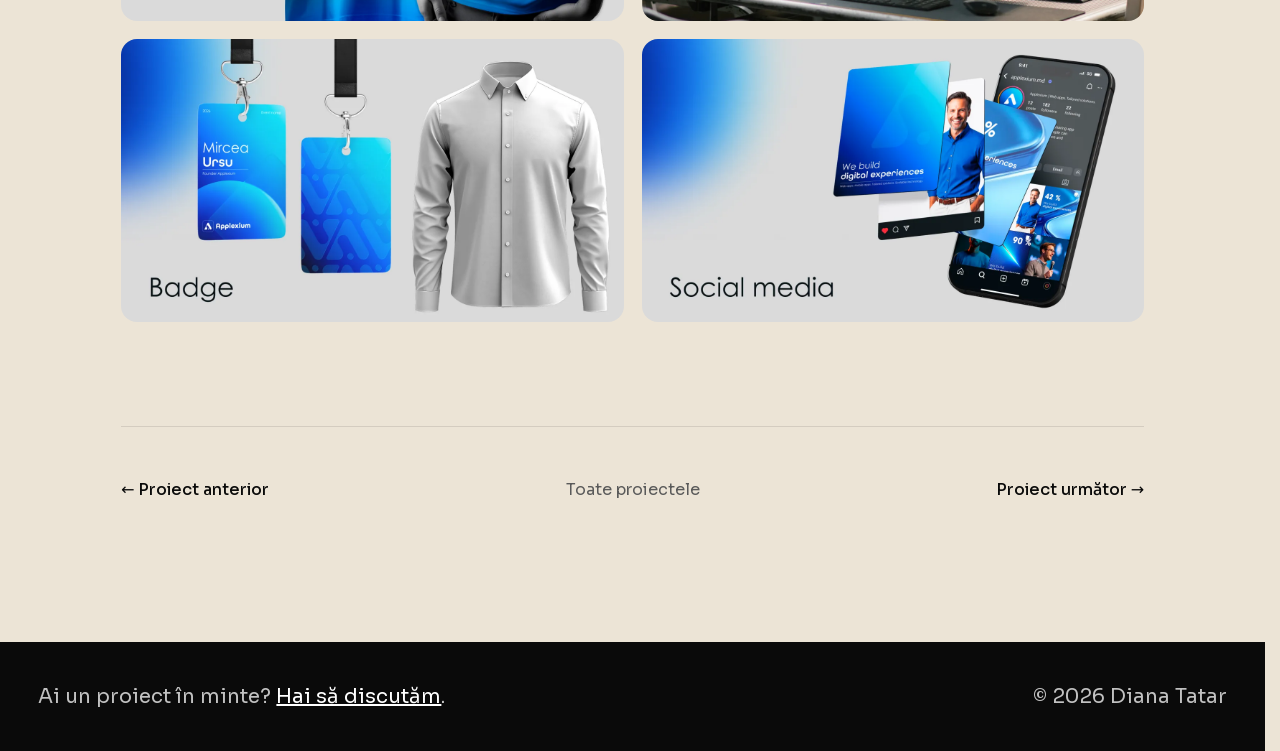
<file: proiecte/applexium/index.html>
<!DOCTYPE html>
<html lang="ro">
<head>
  <meta charset="UTF-8" />
  <meta name="viewport" content="width=device-width, initial-scale=1.0" />
  <meta name="theme-color" content="#0c0c0c" />
  <meta name="robots" content="index, follow" />

  <title>Applexium — Branding &amp; Identitate vizuală | Diana Tatar</title>
  <meta name="description" content="AI-Driven Tech company | Identitate vizuală. Applexium este o companie tech orientată spre inovație, automatizare și dezvoltarea de produse digitale moderne." />
  <link rel="canonical" href="https://dianatatar.com/proiecte/applexium/" id="canonical-link" />

  <link rel="icon" type="image/svg+xml" href="/favicon.svg" />
  <link rel="apple-touch-icon" href="/favicon.svg" />

  <meta property="og:type" content="article" />
  <meta property="og:url" content="https://dianatatar.com/proiecte/applexium/" />
  <meta property="og:title" content="Applexium — Branding &amp; Identitate vizuală | Diana Tatar" />
  <meta property="og:description" content="AI-Driven Tech company | Identitate vizuală. Applexium este o companie tech orientată spre inovație, automatizare și dezvoltarea de produse digitale moderne." />
  <meta property="og:image" content="https://dianatatar.com/assets/images/projects/applexium-01.webp" />
  <meta property="og:locale" content="ro_RO" />
  <meta name="twitter:card" content="summary_large_image" />

  <link rel="preload" as="font" type="font/woff2" href="/assets/fonts/sora-latin.woff2" crossorigin />
  <link rel="preload" as="font" type="font/woff2" href="/assets/fonts/sora-latin-ext.woff2" crossorigin />
  <link rel="stylesheet" href="/styles.css" />
</head>
<body class="project-body">
  <canvas class="grainient grainient--global" data-grainient aria-hidden="true"></canvas>

  <header class="nav nav--dark container">
    <a href="/index.html#top" class="nav__brand">
      <span class="nav__brand-dot"></span>
      <span class="nav__brand-name">diana<em>tatar</em></span>
    </a>
    <nav class="nav__menu" aria-label="Meniu principal">
      <a href="/index.html#despre">Despre mine</a>
      <a href="/index.html#portofoliu">Portofoliu</a>
      <a href="/index.html#servicii">Servicii</a>
      <a href="/resurse.html">Resurse</a>
      <span class="nav__divider" aria-hidden="true"></span>
      <a href="/index.html#contact" class="nav__cta" data-cursor-label="Scrie-mi →"><span class="nav__cta-star">✶</span>Contactează-mă</a>
    </nav>

    <button class="nav__toggle" aria-label="Deschide meniul" aria-expanded="false">
      <span></span><span></span><span></span>
    </button>
  </header>

  <main class="project container" id="project" data-slug="applexium">
    <a href="/index.html#portofoliu" class="project__back">← Înapoi la portofoliu</a>

    <header class="project__header">
      <p class="project__cat" data-field="category">Branding &amp; Identitate vizuală</p>
      <h1 class="display" data-field="title">Applexium</h1>
      <p class="project__sub" data-field="sub">AI-Driven Tech company | Identitate vizuală</p>
    </header>

    <figure class="project__cover">
      <img data-field="cover" src="/assets/images/projects/applexium-01.webp" alt="Imagine de prezentare a proiectului" width="1650" height="1083" fetchpriority="high" />
    </figure>

    <section class="project__block">
      <h2><span>01</span> Context</h2>
      <p data-field="context">Applexium este o companie tech orientată spre inovație, automatizare și dezvoltarea de produse digitale moderne.</p>
    </section>

    <section class="project__block">
      <h2><span>02</span> Scopul</h2>
      <p data-field="goal">Obiectivul proiectului a fost crearea unei identități vizuale care să transmită tehnologie, încredere și evoluție, păstrând în același timp un aspect accesibil și contemporan. Identitatea a fost construită în jurul unui limbaj vizual inspirat de universul digital și de noile tehnologii, iar logo-ul și sistemul grafic au fost dezvoltate pentru a susține poziționarea companiei ca un partener modern în dezvoltarea soluțiilor software, AI și a produselor digitale.</p>
    </section>

    <section class="project__block">
      <h2><span>03</span> Soluția</h2>
      <p data-field="solution">Un element definitoriu al identității este utilizarea efectelor de glass morphism, a gradientelor albastre și a transparențelor subtile, care creează senzația de profunzime, fluiditate și inovație tehnologică. Aceste elemente contribuie la construirea unei imagini moderne și premium, inspirate de interfețele digitale și ecosistemele tehnologice contemporane. Pentru a asigura consistența brandului, am dezvoltat un sistem complet de elemente grafice și aplicații vizuale solicitate de client — de la materiale corporate și aplicații digitale până la iconografie, social media și elemente de interfață. Patternurile și formele dinamice completează identitatea și susțin ideea de conectivitate, evoluție și mișcare continuă.</p>
    </section>

    <section class="project__block">
      <h2><span>04</span> Rezultatul</h2>
      <p data-field="result">Rezultatul este o identitate vizuală modernă și flexibilă, care poziționează Applexium ca un brand tech inovator, pregătit să dezvolte soluții digitale pentru viitor.</p>
    </section>

    <section class="project__gallery" data-field="gallery" hidden>
      <h2><span>05</span> Galerie</h2>
      <div class="project__gallery-grid"></div>
    </section>

    <nav class="project__nav">
      <a href="#" class="project__nav-item" data-rel="prev">← Proiect anterior</a>
      <a href="/index.html#portofoliu" class="project__nav-item project__nav-item--center">Toate proiectele</a>
      <a href="#" class="project__nav-item project__nav-item--next" data-rel="next">Proiect următor →</a>
    </nav>
  </main>

  <footer class="project__footer">
    <div class="container">
      <p>Ai un proiect în minte? <a href="/index.html#contact">Hai să discutăm</a>.</p>
      <p>© <span id="year"></span> Diana Tatar</p>
    </div>
  </footer>

  <div class="cursor" aria-hidden="true"></div>
  <div class="cursor__label" aria-hidden="true"></div>

  <script src="/projects-data.js" defer></script>
  <script src="/script.js" defer></script>

  <!-- Analytics — GoatCounter (gratuit, fara cookie-uri).
       Activare: cont pe https://www.goatcounter.com, inlocuieste CODE, decomenteaza.
  <script data-goatcounter="https://CODE.goatcounter.com/count" async src="//gc.zgo.at/count.js"></script>
  -->
</body>
</html>
</file>
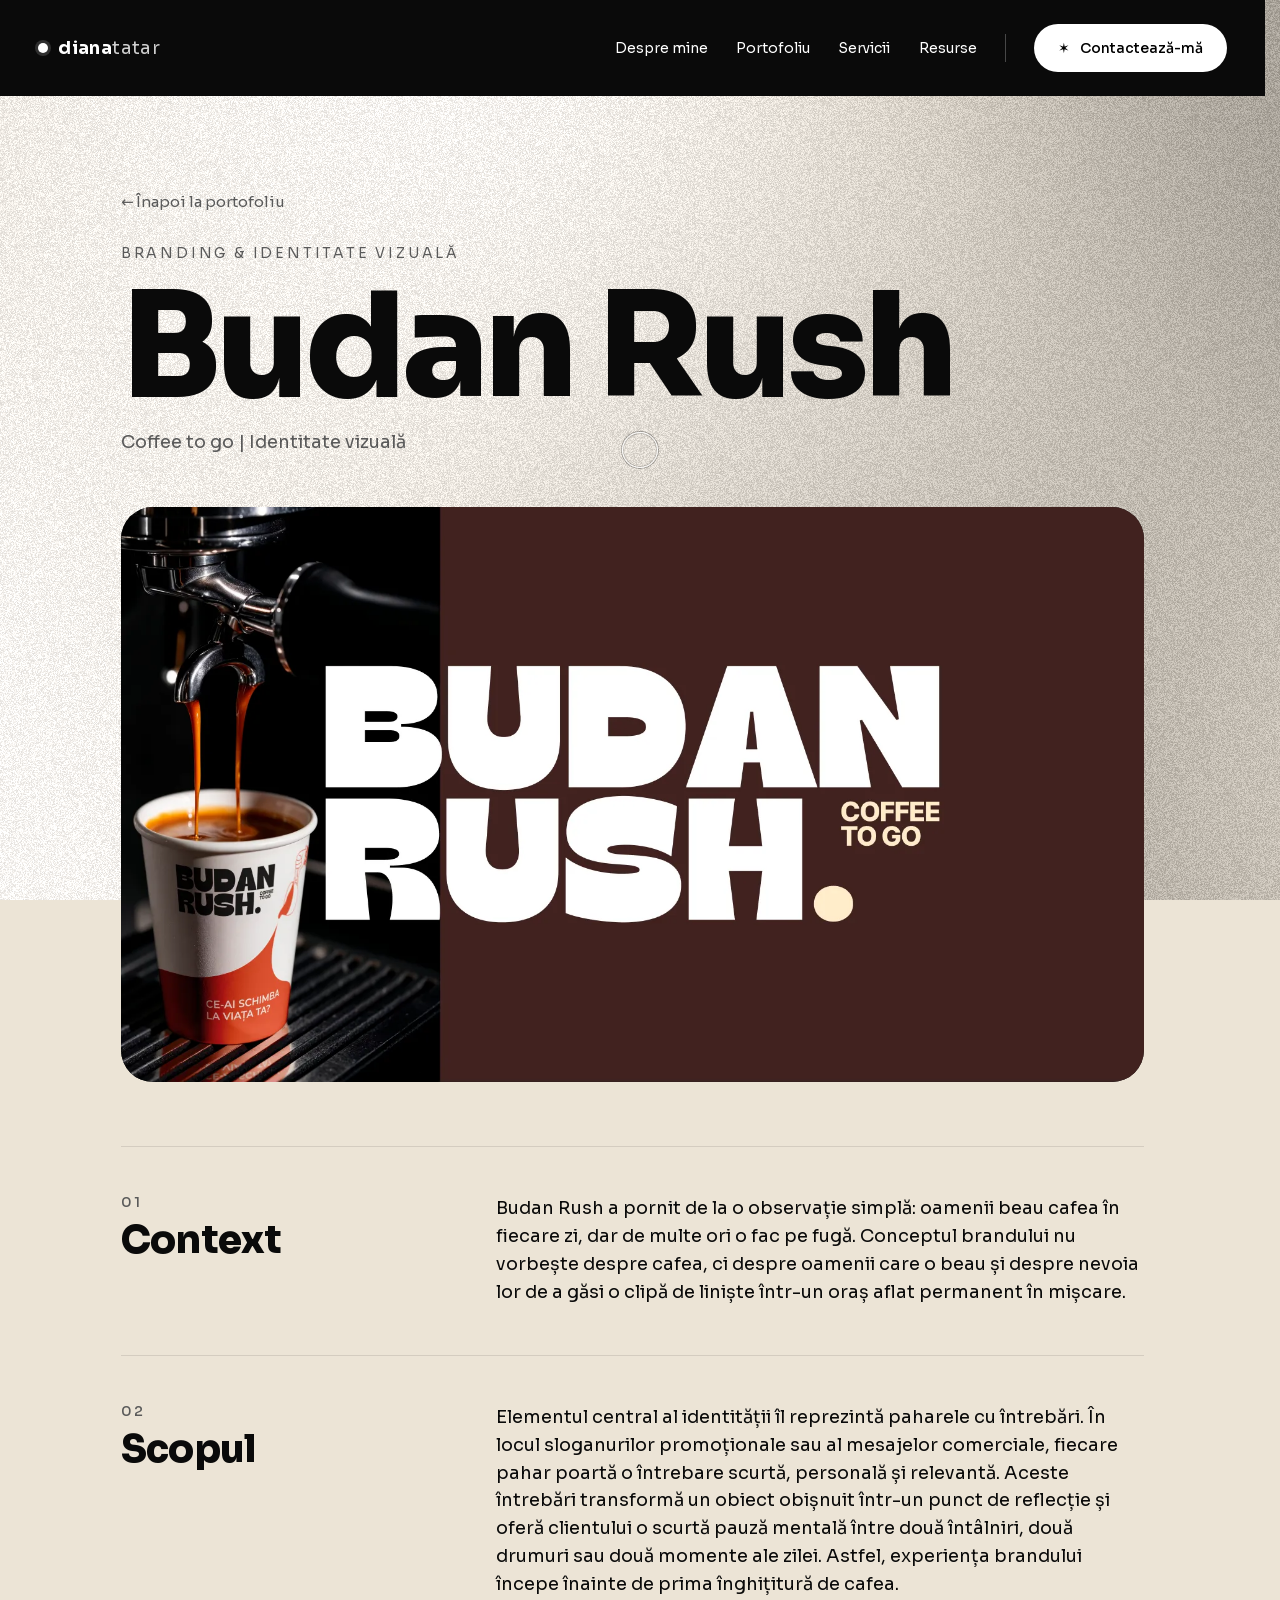
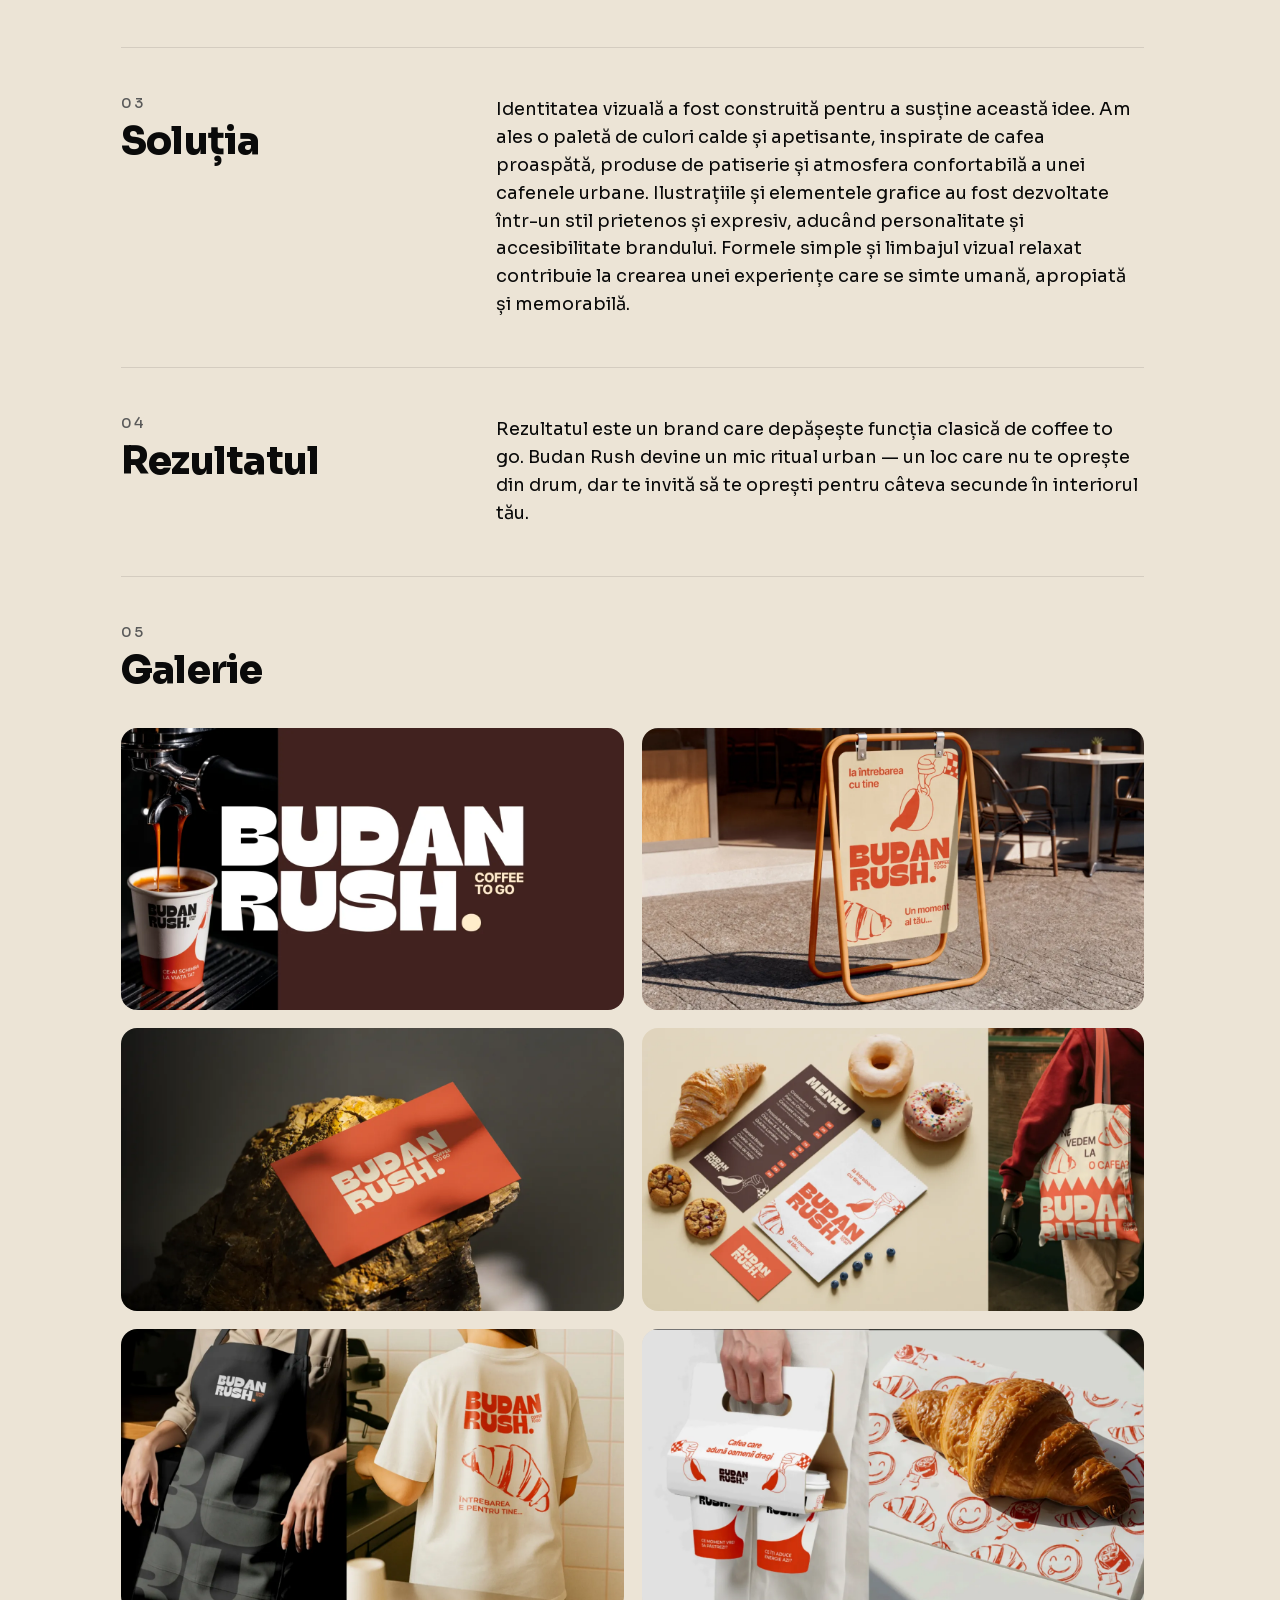
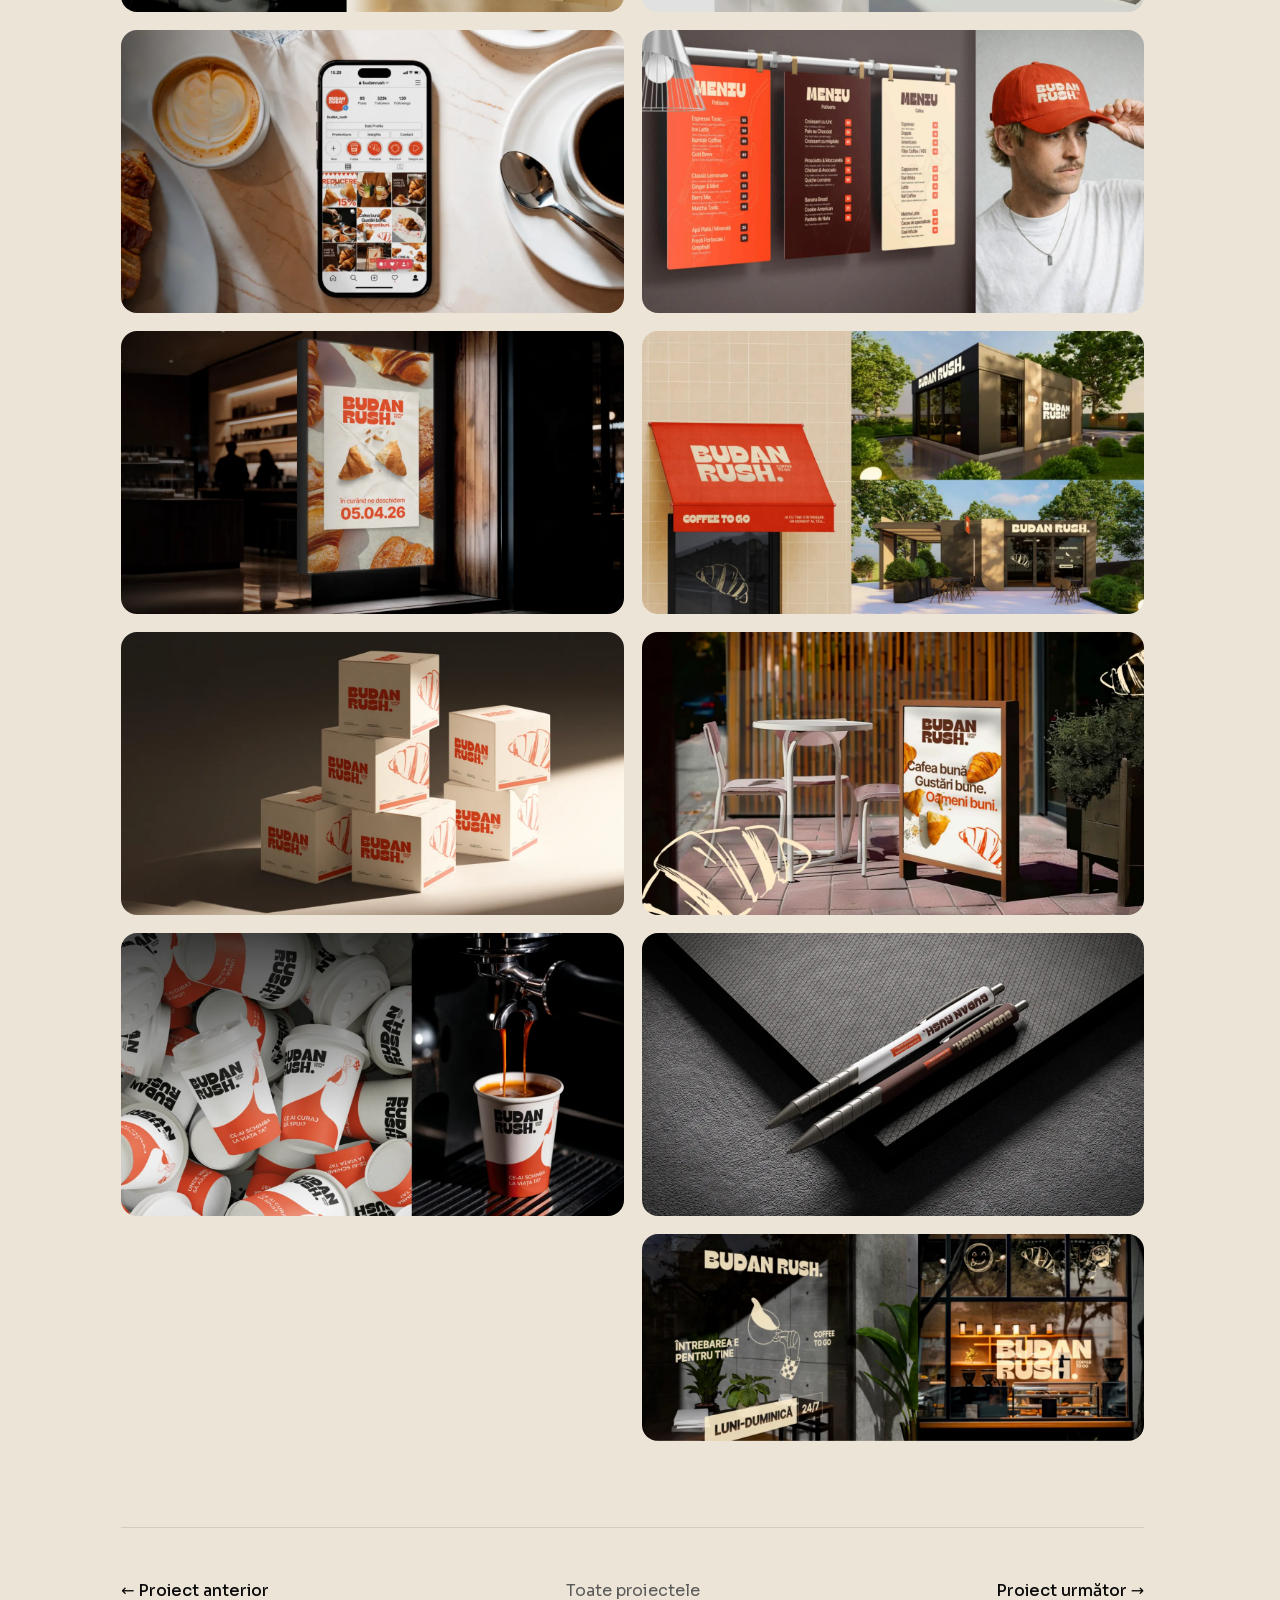
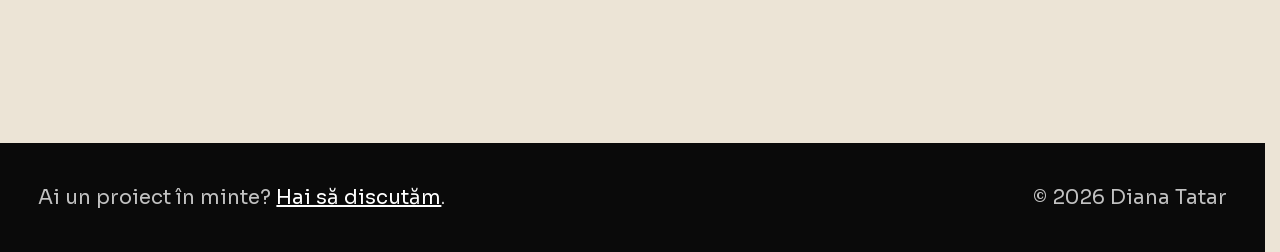
<file: proiecte/budan-rush/index.html>
<!DOCTYPE html>
<html lang="ro">
<head>
  <meta charset="UTF-8" />
  <meta name="viewport" content="width=device-width, initial-scale=1.0" />
  <meta name="theme-color" content="#0c0c0c" />
  <meta name="robots" content="index, follow" />

  <title>Budan Rush — Branding &amp; Identitate vizuală | Diana Tatar</title>
  <meta name="description" content="Coffee to go | Identitate vizuală. Budan Rush a pornit de la o observație simplă: oamenii beau cafea în fiecare zi, dar de multe ori o fac pe fugă. Conceptul brandului nu vorbește despre cafea, ci despre oamenii care o beau și despre nevoia lor de…" />
  <link rel="canonical" href="https://dianatatar.com/proiecte/budan-rush/" id="canonical-link" />

  <link rel="icon" type="image/svg+xml" href="/favicon.svg" />
  <link rel="apple-touch-icon" href="/favicon.svg" />

  <meta property="og:type" content="article" />
  <meta property="og:url" content="https://dianatatar.com/proiecte/budan-rush/" />
  <meta property="og:title" content="Budan Rush — Branding &amp; Identitate vizuală | Diana Tatar" />
  <meta property="og:description" content="Coffee to go | Identitate vizuală. Budan Rush a pornit de la o observație simplă: oamenii beau cafea în fiecare zi, dar de multe ori o fac pe fugă. Conceptul brandului nu vorbește despre cafea, ci despre oamenii care o beau și despre nevoia lor de…" />
  <meta property="og:image" content="https://dianatatar.com/assets/images/project-budan.webp" />
  <meta property="og:locale" content="ro_RO" />
  <meta name="twitter:card" content="summary_large_image" />

  <link rel="preload" as="font" type="font/woff2" href="/assets/fonts/sora-latin.woff2" crossorigin />
  <link rel="preload" as="font" type="font/woff2" href="/assets/fonts/sora-latin-ext.woff2" crossorigin />
  <link rel="stylesheet" href="/styles.css" />
</head>
<body class="project-body">
  <canvas class="grainient grainient--global" data-grainient aria-hidden="true"></canvas>

  <header class="nav nav--dark container">
    <a href="/index.html#top" class="nav__brand">
      <span class="nav__brand-dot"></span>
      <span class="nav__brand-name">diana<em>tatar</em></span>
    </a>
    <nav class="nav__menu" aria-label="Meniu principal">
      <a href="/index.html#despre">Despre mine</a>
      <a href="/index.html#portofoliu">Portofoliu</a>
      <a href="/index.html#servicii">Servicii</a>
      <a href="/resurse.html">Resurse</a>
      <span class="nav__divider" aria-hidden="true"></span>
      <a href="/index.html#contact" class="nav__cta" data-cursor-label="Scrie-mi →"><span class="nav__cta-star">✶</span>Contactează-mă</a>
    </nav>

    <button class="nav__toggle" aria-label="Deschide meniul" aria-expanded="false">
      <span></span><span></span><span></span>
    </button>
  </header>

  <main class="project container" id="project" data-slug="budan-rush">
    <a href="/index.html#portofoliu" class="project__back">← Înapoi la portofoliu</a>

    <header class="project__header">
      <p class="project__cat" data-field="category">Branding &amp; Identitate vizuală</p>
      <h1 class="display" data-field="title">Budan Rush</h1>
      <p class="project__sub" data-field="sub">Coffee to go | Identitate vizuală</p>
    </header>

    <figure class="project__cover">
      <img data-field="cover" src="/assets/images/project-budan.webp" alt="Imagine de prezentare a proiectului" width="1650" height="1083" fetchpriority="high" />
    </figure>

    <section class="project__block">
      <h2><span>01</span> Context</h2>
      <p data-field="context">Budan Rush a pornit de la o observație simplă: oamenii beau cafea în fiecare zi, dar de multe ori o fac pe fugă. Conceptul brandului nu vorbește despre cafea, ci despre oamenii care o beau și despre nevoia lor de a găsi o clipă de liniște într-un oraș aflat permanent în mișcare.</p>
    </section>

    <section class="project__block">
      <h2><span>02</span> Scopul</h2>
      <p data-field="goal">Elementul central al identității îl reprezintă paharele cu întrebări. În locul sloganurilor promoționale sau al mesajelor comerciale, fiecare pahar poartă o întrebare scurtă, personală și relevantă. Aceste întrebări transformă un obiect obișnuit într-un punct de reflecție și oferă clientului o scurtă pauză mentală între două întâlniri, două drumuri sau două momente ale zilei. Astfel, experiența brandului începe înainte de prima înghițitură de cafea.</p>
    </section>

    <section class="project__block">
      <h2><span>03</span> Soluția</h2>
      <p data-field="solution">Identitatea vizuală a fost construită pentru a susține această idee. Am ales o paletă de culori calde și apetisante, inspirate de cafea proaspătă, produse de patiserie și atmosfera confortabilă a unei cafenele urbane. Ilustrațiile și elementele grafice au fost dezvoltate într-un stil prietenos și expresiv, aducând personalitate și accesibilitate brandului. Formele simple și limbajul vizual relaxat contribuie la crearea unei experiențe care se simte umană, apropiată și memorabilă.</p>
    </section>

    <section class="project__block">
      <h2><span>04</span> Rezultatul</h2>
      <p data-field="result">Rezultatul este un brand care depășește funcția clasică de coffee to go. Budan Rush devine un mic ritual urban — un loc care nu te oprește din drum, dar te invită să te oprești pentru câteva secunde în interiorul tău.</p>
    </section>

    <section class="project__gallery" data-field="gallery" hidden>
      <h2><span>05</span> Galerie</h2>
      <div class="project__gallery-grid"></div>
    </section>

    <nav class="project__nav">
      <a href="#" class="project__nav-item" data-rel="prev">← Proiect anterior</a>
      <a href="/index.html#portofoliu" class="project__nav-item project__nav-item--center">Toate proiectele</a>
      <a href="#" class="project__nav-item project__nav-item--next" data-rel="next">Proiect următor →</a>
    </nav>
  </main>

  <footer class="project__footer">
    <div class="container">
      <p>Ai un proiect în minte? <a href="/index.html#contact">Hai să discutăm</a>.</p>
      <p>© <span id="year"></span> Diana Tatar</p>
    </div>
  </footer>

  <div class="cursor" aria-hidden="true"></div>
  <div class="cursor__label" aria-hidden="true"></div>

  <script src="/projects-data.js" defer></script>
  <script src="/script.js" defer></script>

  <!-- Analytics — GoatCounter (gratuit, fara cookie-uri).
       Activare: cont pe https://www.goatcounter.com, inlocuieste CODE, decomenteaza.
  <script data-goatcounter="https://CODE.goatcounter.com/count" async src="//gc.zgo.at/count.js"></script>
  -->
</body>
</html>
</file>
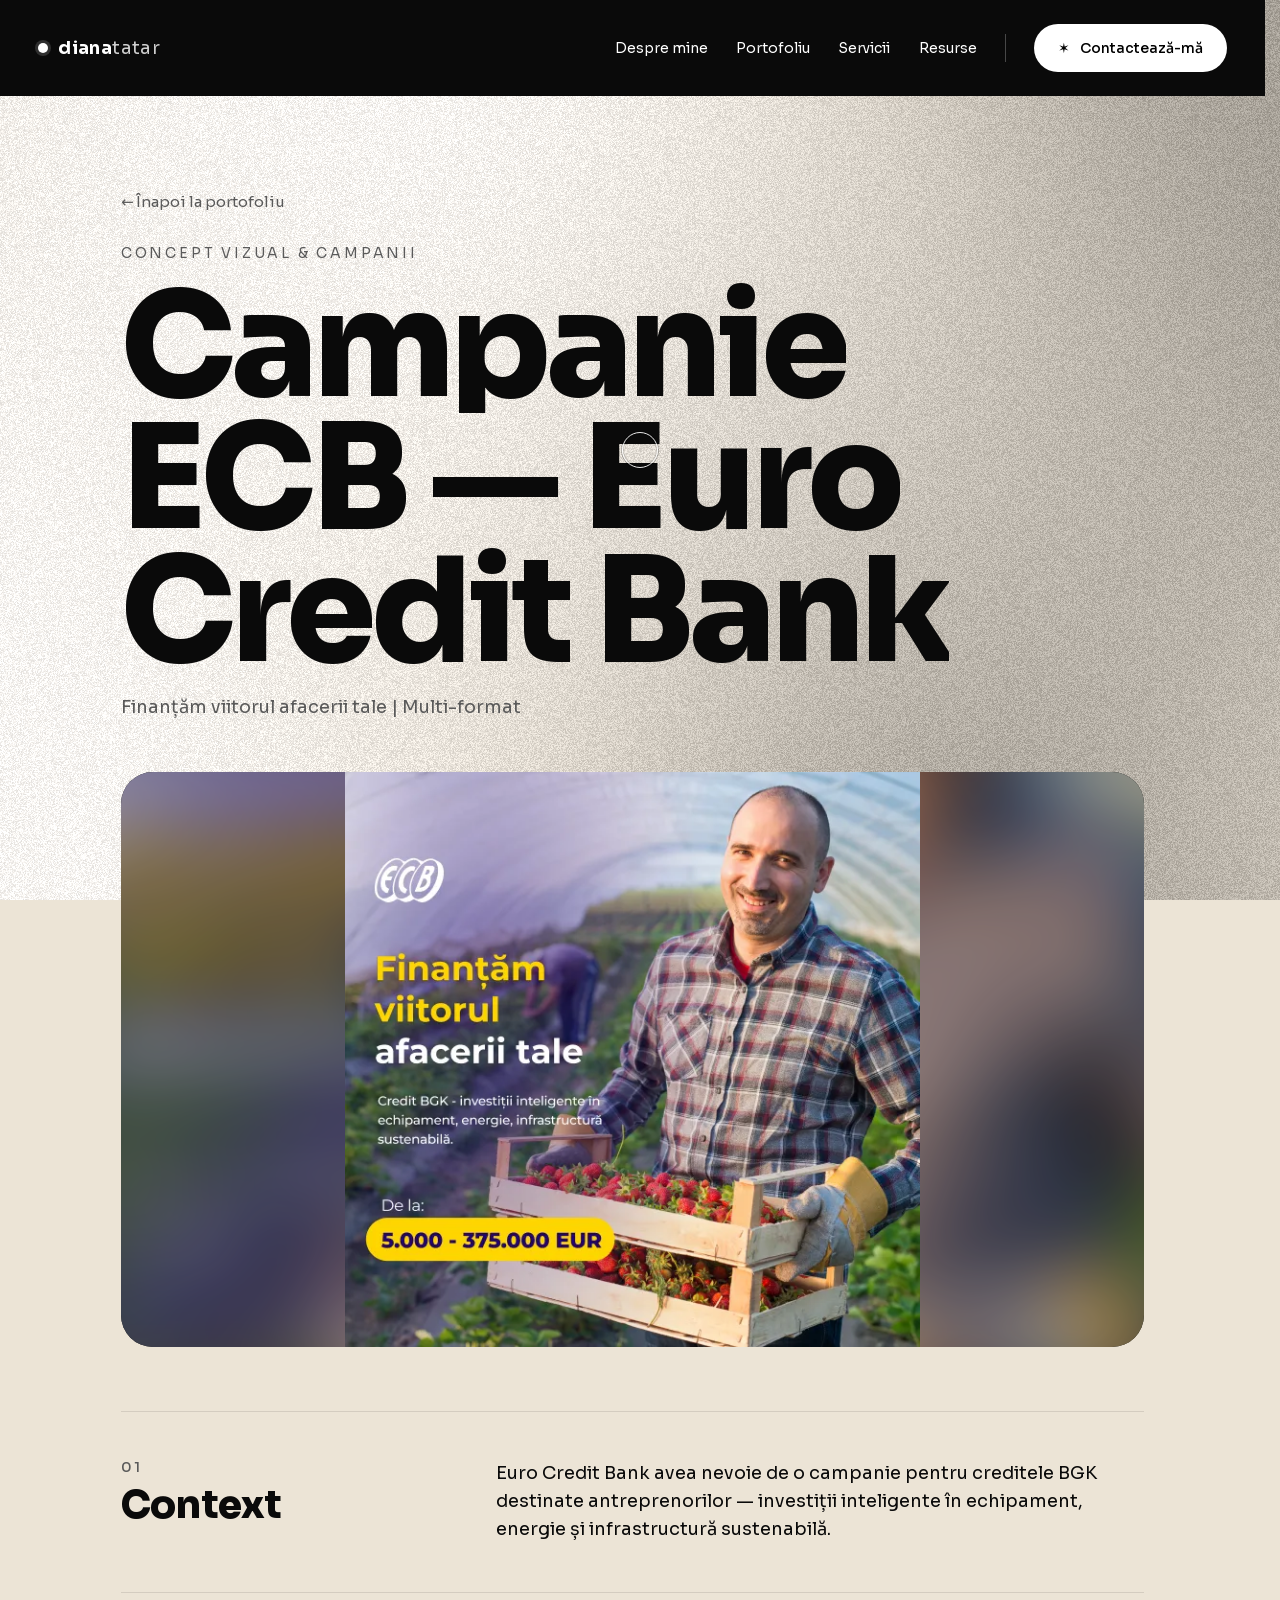
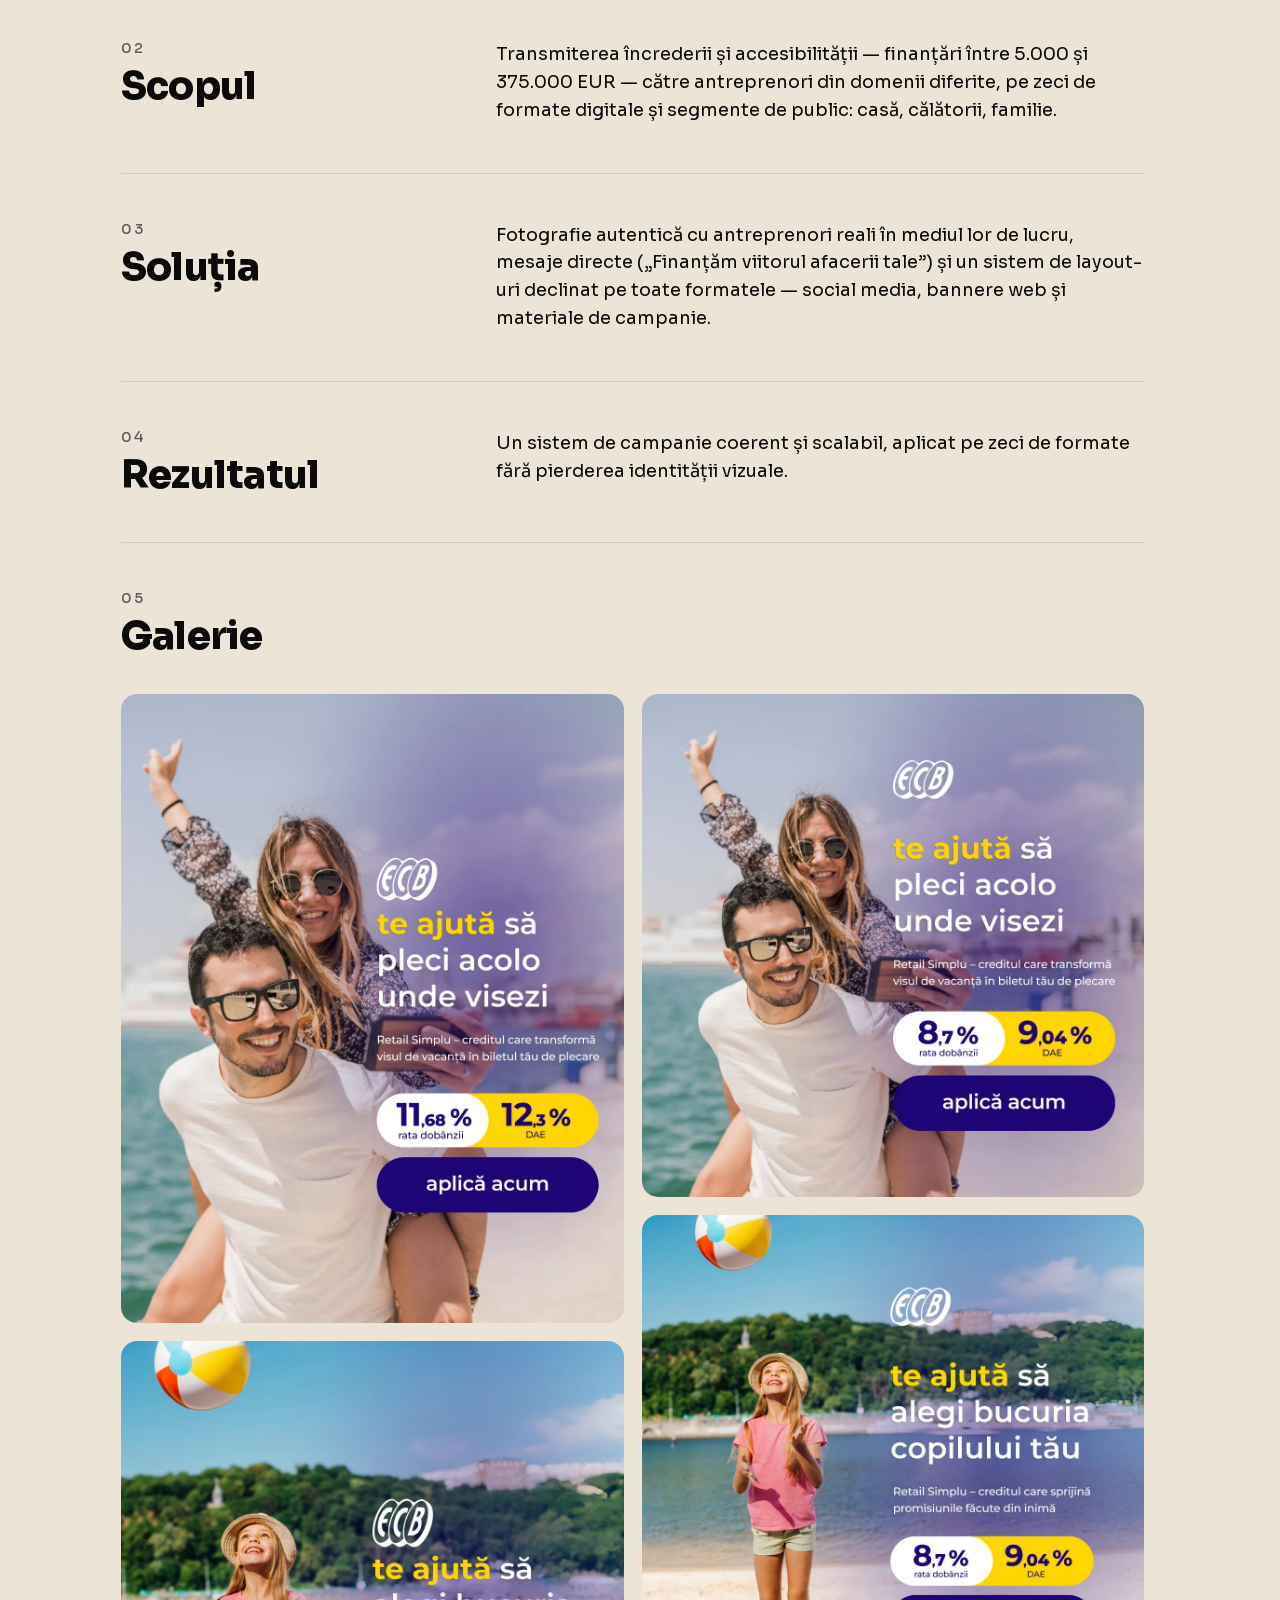
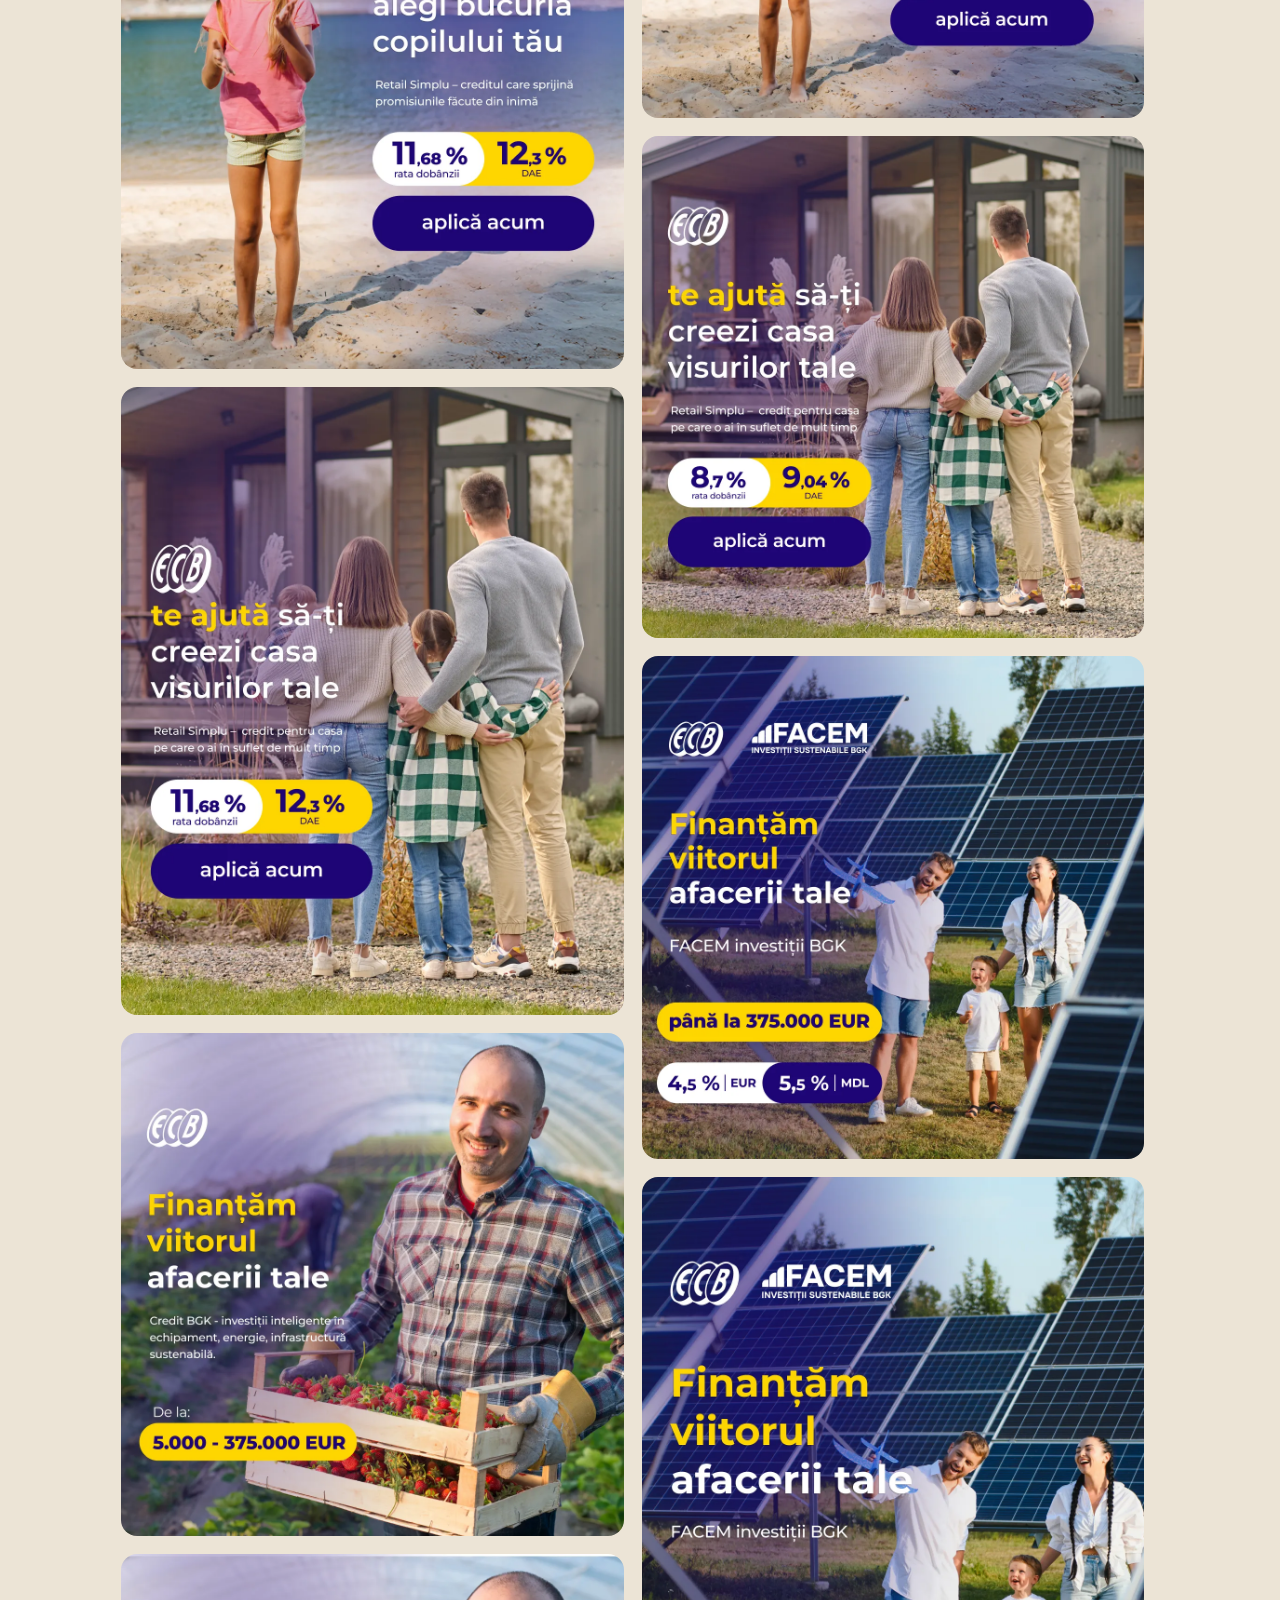
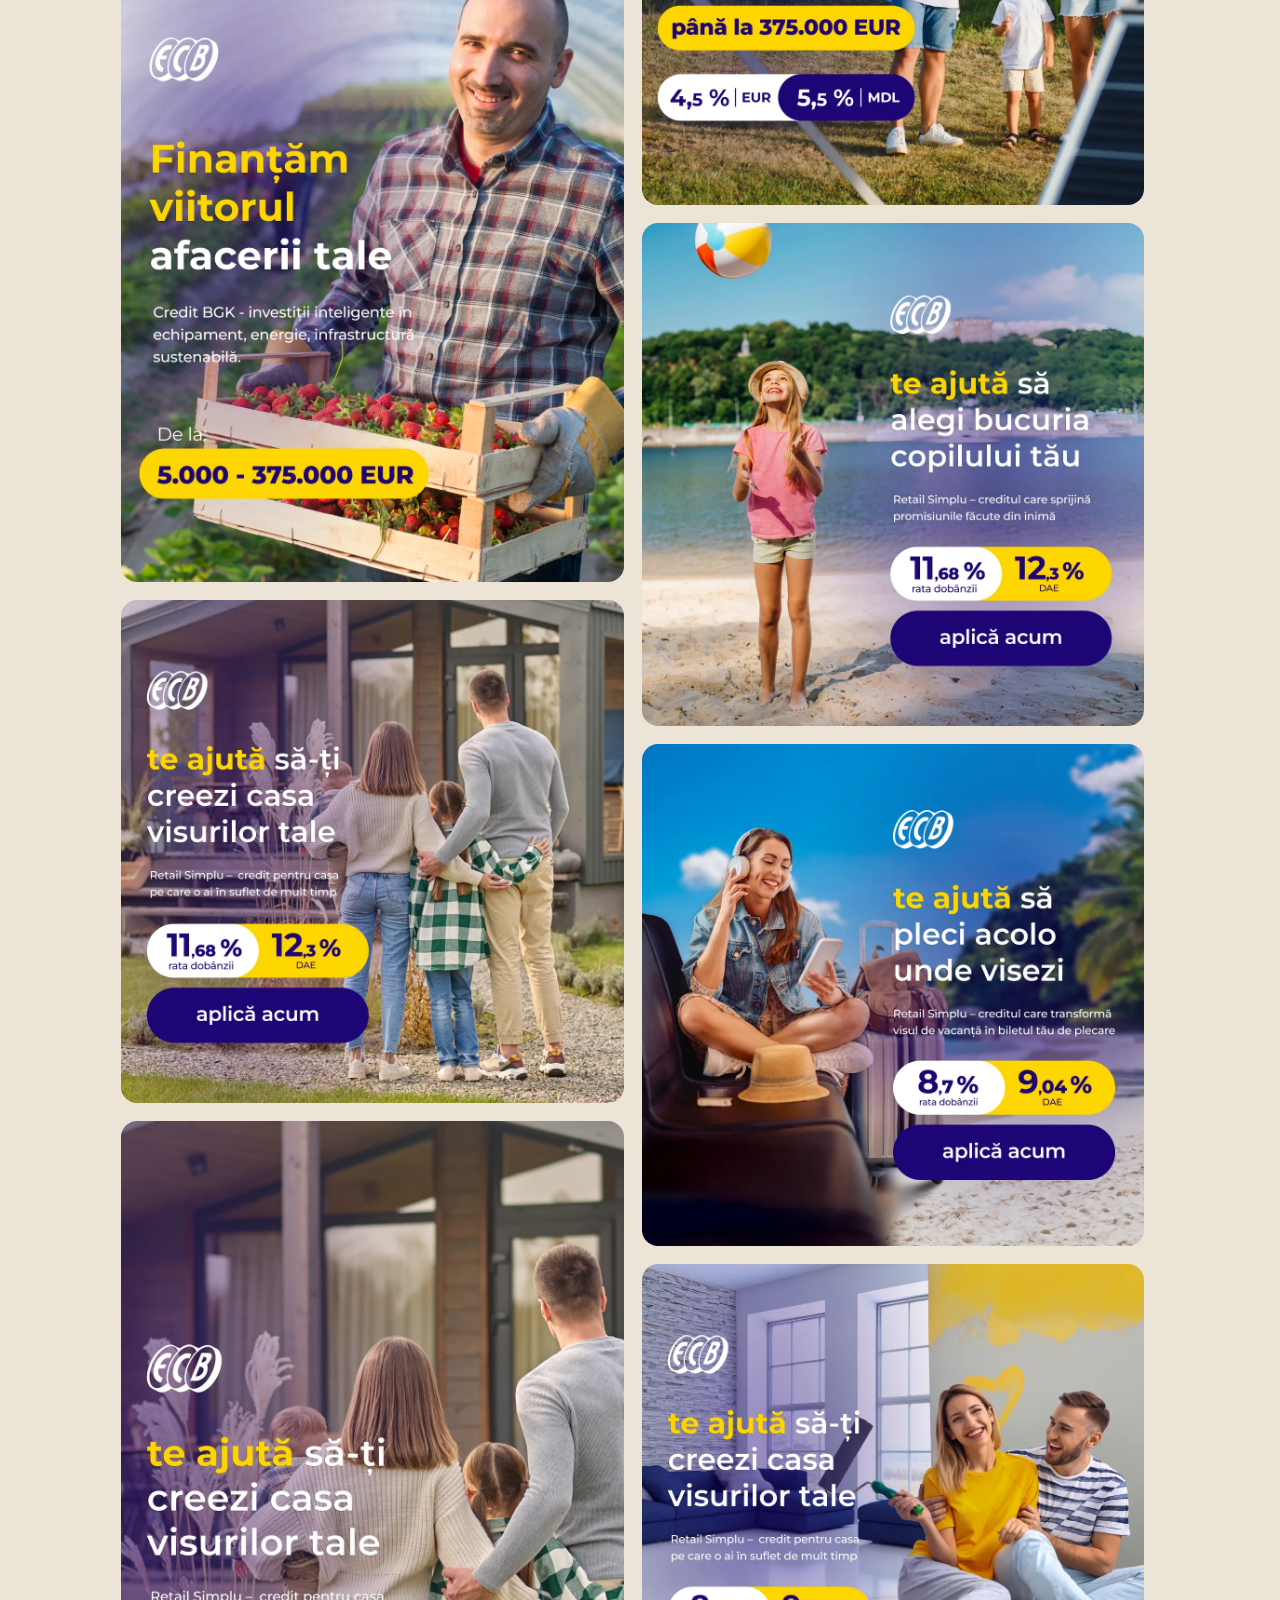
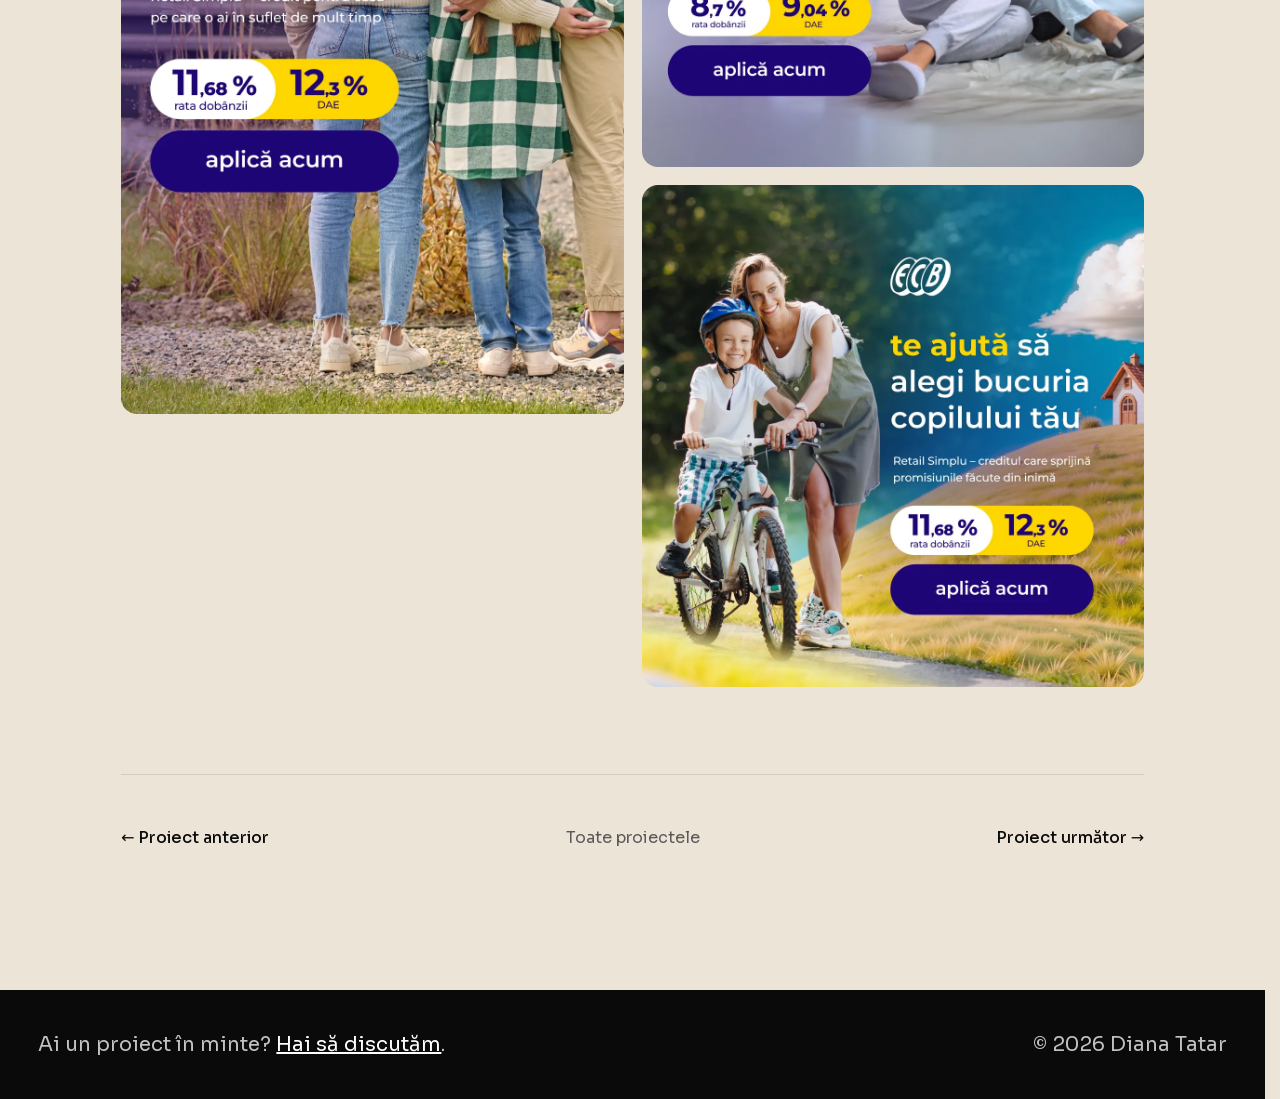
<file: proiecte/campanie-ecb/index.html>
<!DOCTYPE html>
<html lang="ro">
<head>
  <meta charset="UTF-8" />
  <meta name="viewport" content="width=device-width, initial-scale=1.0" />
  <meta name="theme-color" content="#0c0c0c" />
  <meta name="robots" content="index, follow" />

  <title>Campanie ECB — Euro Credit Bank — Concept vizual &amp; Campanii | Diana Tatar</title>
  <meta name="description" content="Finanțăm viitorul afacerii tale | Multi-format. Euro Credit Bank avea nevoie de o campanie pentru creditele BGK destinate antreprenorilor — investiții inteligente în echipament, energie și infrastructură sustenabilă." />
  <link rel="canonical" href="https://dianatatar.com/proiecte/campanie-ecb/" id="canonical-link" />

  <link rel="icon" type="image/svg+xml" href="/favicon.svg" />
  <link rel="apple-touch-icon" href="/favicon.svg" />

  <meta property="og:type" content="article" />
  <meta property="og:url" content="https://dianatatar.com/proiecte/campanie-ecb/" />
  <meta property="og:title" content="Campanie ECB — Euro Credit Bank — Concept vizual &amp; Campanii | Diana Tatar" />
  <meta property="og:description" content="Finanțăm viitorul afacerii tale | Multi-format. Euro Credit Bank avea nevoie de o campanie pentru creditele BGK destinate antreprenorilor — investiții inteligente în echipament, energie și infrastructură sustenabilă." />
  <meta property="og:image" content="https://dianatatar.com/assets/images/project-ecb.webp" />
  <meta property="og:locale" content="ro_RO" />
  <meta name="twitter:card" content="summary_large_image" />

  <link rel="preload" as="font" type="font/woff2" href="/assets/fonts/sora-latin.woff2" crossorigin />
  <link rel="preload" as="font" type="font/woff2" href="/assets/fonts/sora-latin-ext.woff2" crossorigin />
  <link rel="stylesheet" href="/styles.css" />
</head>
<body class="project-body">
  <canvas class="grainient grainient--global" data-grainient aria-hidden="true"></canvas>

  <header class="nav nav--dark container">
    <a href="/index.html#top" class="nav__brand">
      <span class="nav__brand-dot"></span>
      <span class="nav__brand-name">diana<em>tatar</em></span>
    </a>
    <nav class="nav__menu" aria-label="Meniu principal">
      <a href="/index.html#despre">Despre mine</a>
      <a href="/index.html#portofoliu">Portofoliu</a>
      <a href="/index.html#servicii">Servicii</a>
      <a href="/resurse.html">Resurse</a>
      <span class="nav__divider" aria-hidden="true"></span>
      <a href="/index.html#contact" class="nav__cta" data-cursor-label="Scrie-mi →"><span class="nav__cta-star">✶</span>Contactează-mă</a>
    </nav>

    <button class="nav__toggle" aria-label="Deschide meniul" aria-expanded="false">
      <span></span><span></span><span></span>
    </button>
  </header>

  <main class="project container" id="project" data-slug="campanie-ecb">
    <a href="/index.html#portofoliu" class="project__back">← Înapoi la portofoliu</a>

    <header class="project__header">
      <p class="project__cat" data-field="category">Concept vizual &amp; Campanii</p>
      <h1 class="display" data-field="title">Campanie ECB — Euro Credit Bank</h1>
      <p class="project__sub" data-field="sub">Finanțăm viitorul afacerii tale | Multi-format</p>
    </header>

    <figure class="project__cover">
      <img data-field="cover" src="/assets/images/project-ecb.webp" alt="Imagine de prezentare a proiectului" width="1650" height="1083" fetchpriority="high" />
    </figure>

    <section class="project__block">
      <h2><span>01</span> Context</h2>
      <p data-field="context">Euro Credit Bank avea nevoie de o campanie pentru creditele BGK destinate antreprenorilor — investiții inteligente în echipament, energie și infrastructură sustenabilă.</p>
    </section>

    <section class="project__block">
      <h2><span>02</span> Scopul</h2>
      <p data-field="goal">Transmiterea încrederii și accesibilității — finanțări între 5.000 și 375.000 EUR — către antreprenori din domenii diferite, pe zeci de formate digitale și segmente de public: casă, călătorii, familie.</p>
    </section>

    <section class="project__block">
      <h2><span>03</span> Soluția</h2>
      <p data-field="solution">Fotografie autentică cu antreprenori reali în mediul lor de lucru, mesaje directe („Finanțăm viitorul afacerii tale”) și un sistem de layout-uri declinat pe toate formatele — social media, bannere web și materiale de campanie.</p>
    </section>

    <section class="project__block">
      <h2><span>04</span> Rezultatul</h2>
      <p data-field="result">Un sistem de campanie coerent și scalabil, aplicat pe zeci de formate fără pierderea identității vizuale.</p>
    </section>

    <section class="project__gallery" data-field="gallery" hidden>
      <h2><span>05</span> Galerie</h2>
      <div class="project__gallery-grid"></div>
    </section>

    <nav class="project__nav">
      <a href="#" class="project__nav-item" data-rel="prev">← Proiect anterior</a>
      <a href="/index.html#portofoliu" class="project__nav-item project__nav-item--center">Toate proiectele</a>
      <a href="#" class="project__nav-item project__nav-item--next" data-rel="next">Proiect următor →</a>
    </nav>
  </main>

  <footer class="project__footer">
    <div class="container">
      <p>Ai un proiect în minte? <a href="/index.html#contact">Hai să discutăm</a>.</p>
      <p>© <span id="year"></span> Diana Tatar</p>
    </div>
  </footer>

  <div class="cursor" aria-hidden="true"></div>
  <div class="cursor__label" aria-hidden="true"></div>

  <script src="/projects-data.js" defer></script>
  <script src="/script.js" defer></script>

  <!-- Analytics — GoatCounter (gratuit, fara cookie-uri).
       Activare: cont pe https://www.goatcounter.com, inlocuieste CODE, decomenteaza.
  <script data-goatcounter="https://CODE.goatcounter.com/count" async src="//gc.zgo.at/count.js"></script>
  -->
</body>
</html>
</file>
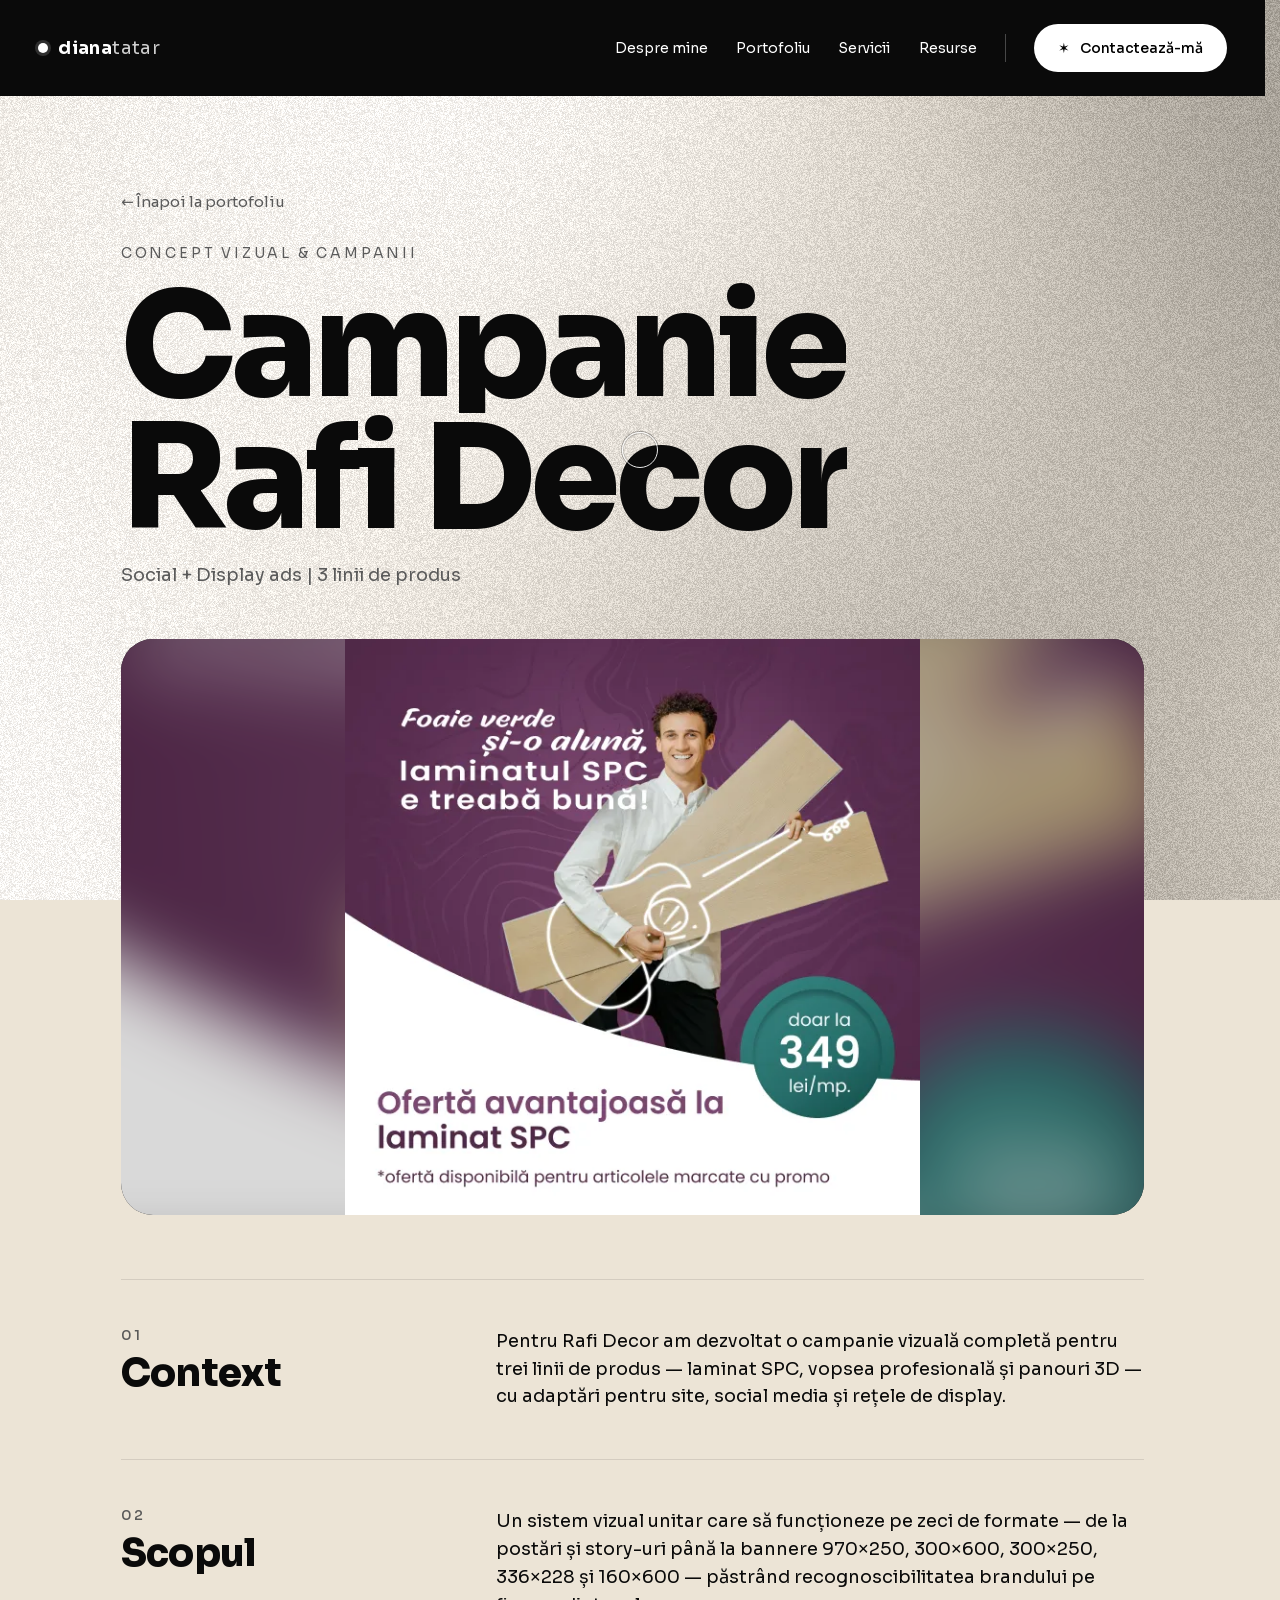
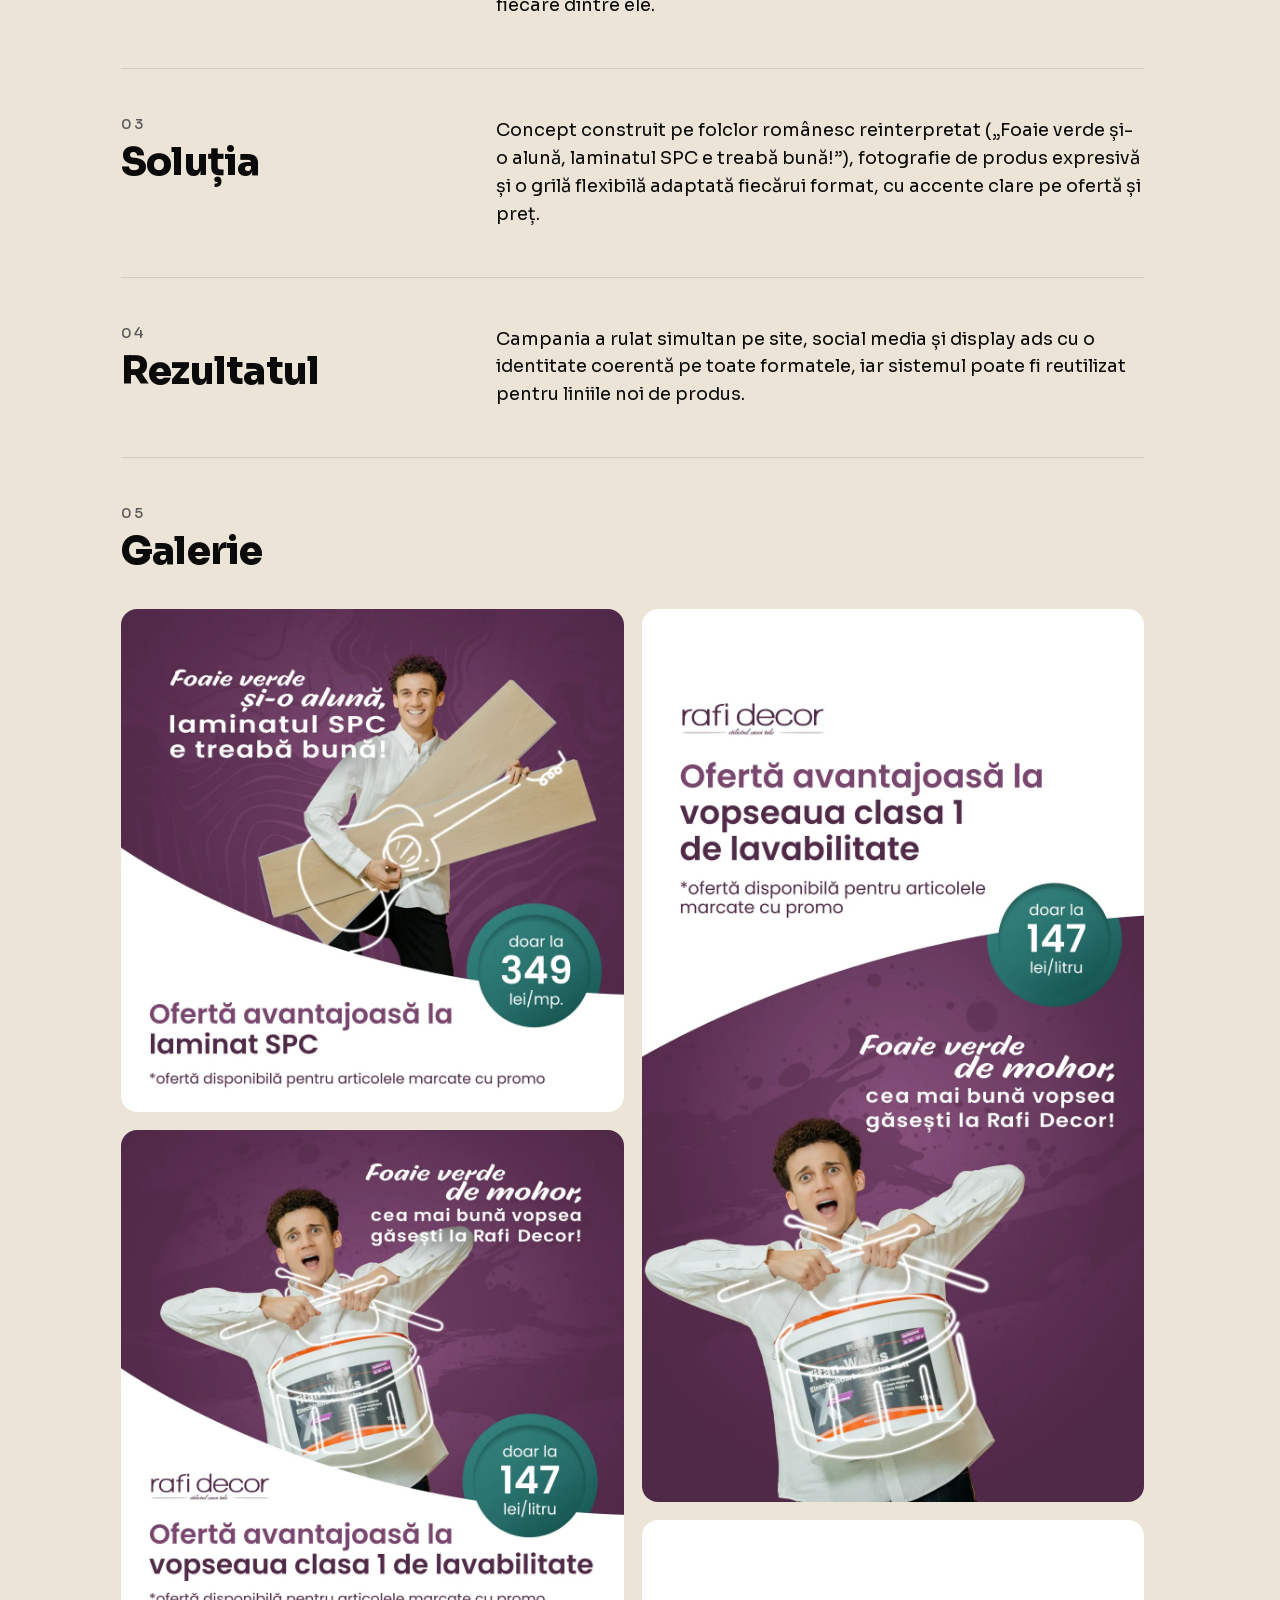
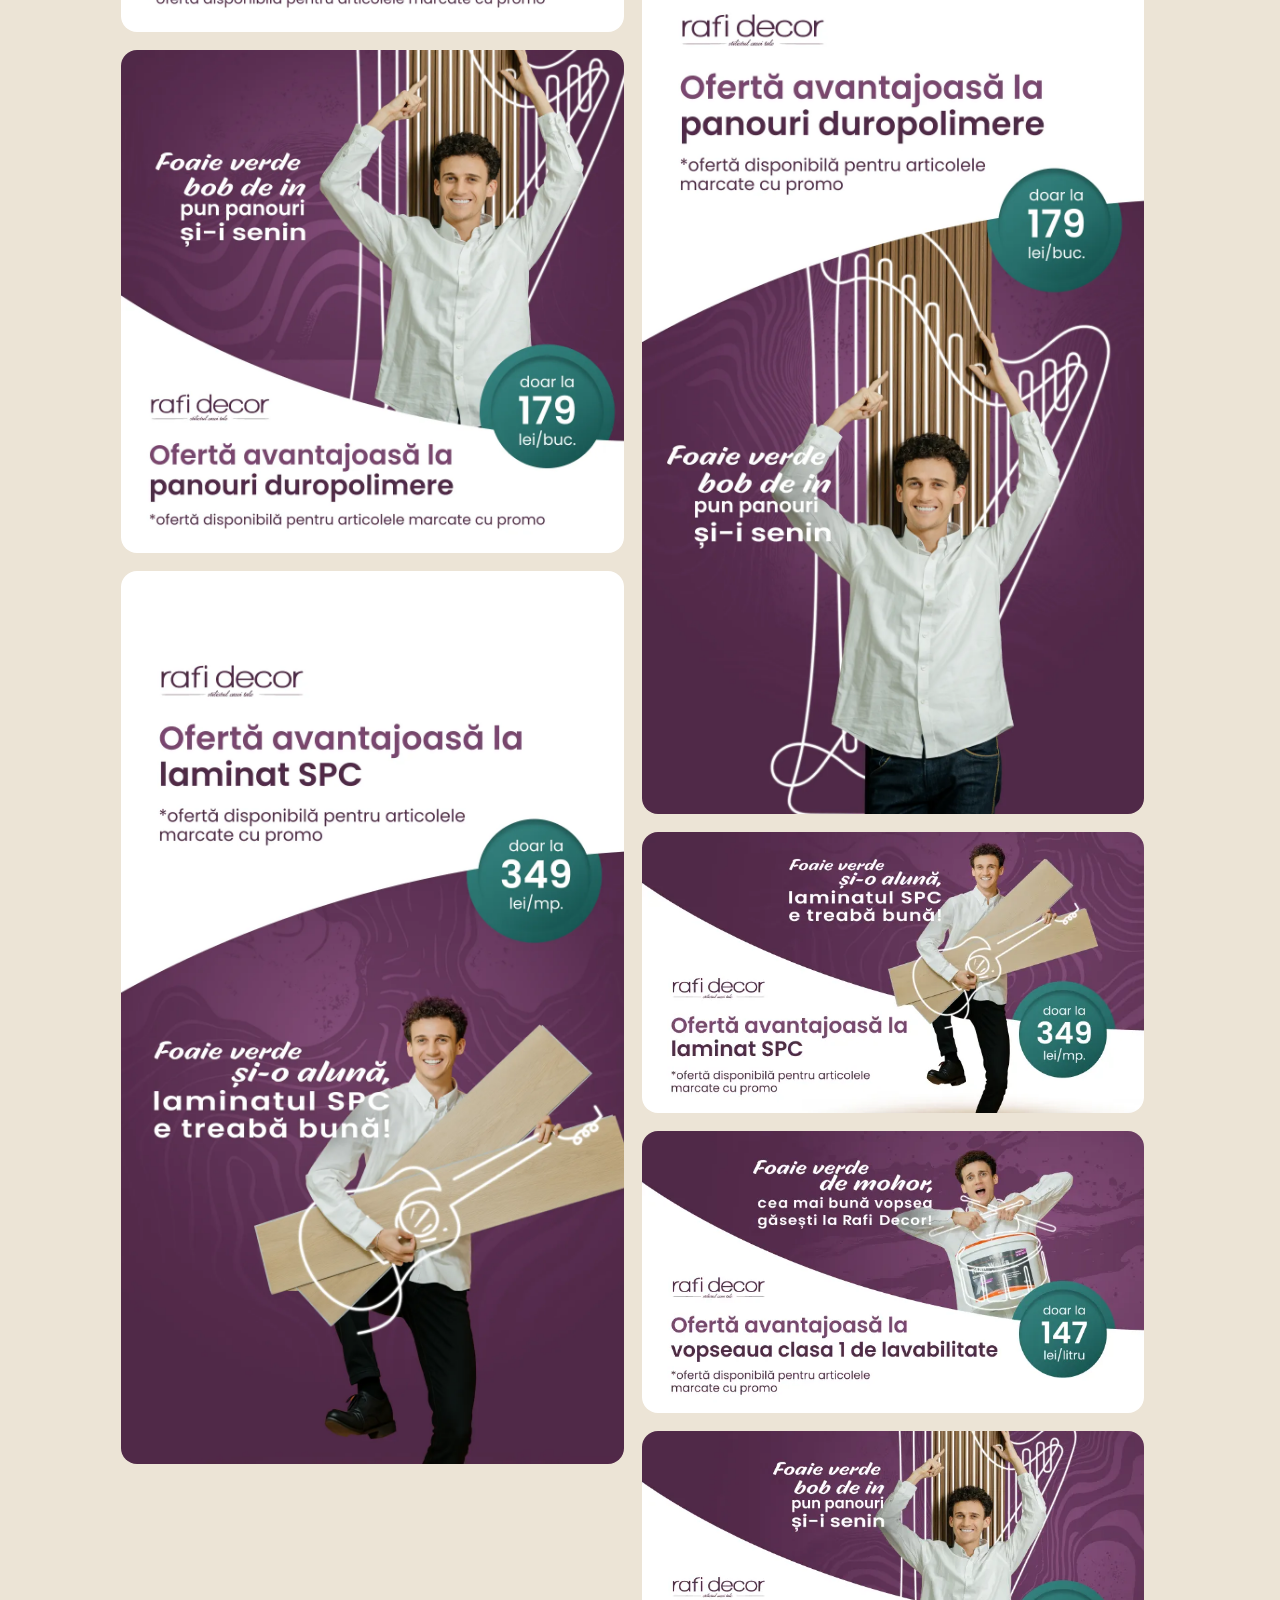
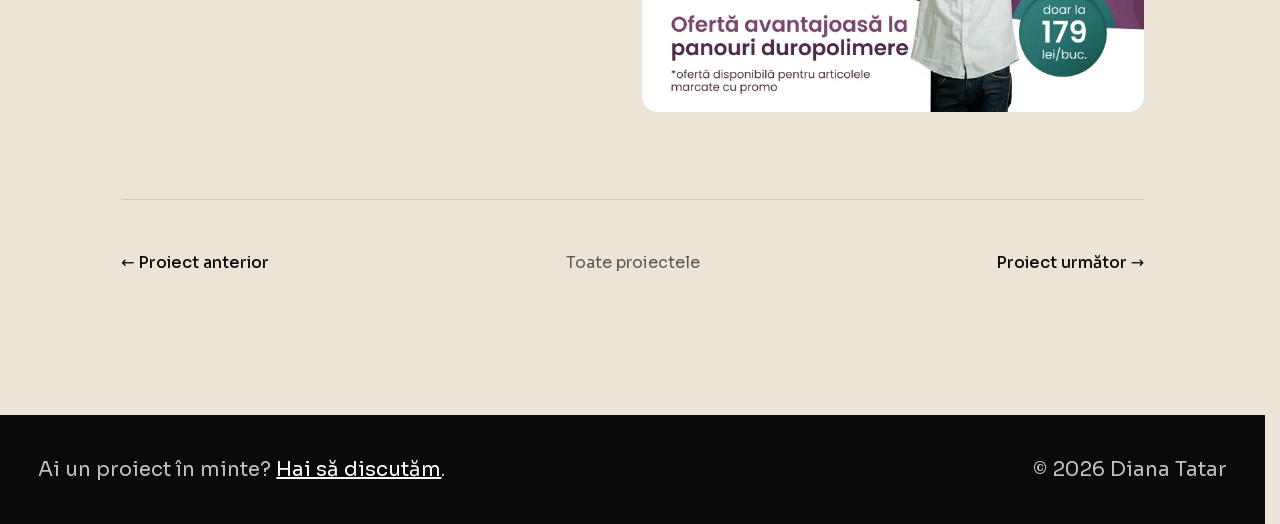
<file: proiecte/campanie-rafi/index.html>
<!DOCTYPE html>
<html lang="ro">
<head>
  <meta charset="UTF-8" />
  <meta name="viewport" content="width=device-width, initial-scale=1.0" />
  <meta name="theme-color" content="#0c0c0c" />
  <meta name="robots" content="index, follow" />

  <title>Campanie Rafi Decor — Concept vizual &amp; Campanii | Diana Tatar</title>
  <meta name="description" content="Social + Display ads | 3 linii de produs. Pentru Rafi Decor am dezvoltat o campanie vizuală completă pentru trei linii de produs — laminat SPC, vopsea profesională și panouri 3D — cu adaptări pentru site, social media și rețele de display." />
  <link rel="canonical" href="https://dianatatar.com/proiecte/campanie-rafi/" id="canonical-link" />

  <link rel="icon" type="image/svg+xml" href="/favicon.svg" />
  <link rel="apple-touch-icon" href="/favicon.svg" />

  <meta property="og:type" content="article" />
  <meta property="og:url" content="https://dianatatar.com/proiecte/campanie-rafi/" />
  <meta property="og:title" content="Campanie Rafi Decor — Concept vizual &amp; Campanii | Diana Tatar" />
  <meta property="og:description" content="Social + Display ads | 3 linii de produs. Pentru Rafi Decor am dezvoltat o campanie vizuală completă pentru trei linii de produs — laminat SPC, vopsea profesională și panouri 3D — cu adaptări pentru site, social media și rețele de display." />
  <meta property="og:image" content="https://dianatatar.com/assets/images/project-rafi.webp" />
  <meta property="og:locale" content="ro_RO" />
  <meta name="twitter:card" content="summary_large_image" />

  <link rel="preload" as="font" type="font/woff2" href="/assets/fonts/sora-latin.woff2" crossorigin />
  <link rel="preload" as="font" type="font/woff2" href="/assets/fonts/sora-latin-ext.woff2" crossorigin />
  <link rel="stylesheet" href="/styles.css" />
</head>
<body class="project-body">
  <canvas class="grainient grainient--global" data-grainient aria-hidden="true"></canvas>

  <header class="nav nav--dark container">
    <a href="/index.html#top" class="nav__brand">
      <span class="nav__brand-dot"></span>
      <span class="nav__brand-name">diana<em>tatar</em></span>
    </a>
    <nav class="nav__menu" aria-label="Meniu principal">
      <a href="/index.html#despre">Despre mine</a>
      <a href="/index.html#portofoliu">Portofoliu</a>
      <a href="/index.html#servicii">Servicii</a>
      <a href="/resurse.html">Resurse</a>
      <span class="nav__divider" aria-hidden="true"></span>
      <a href="/index.html#contact" class="nav__cta" data-cursor-label="Scrie-mi →"><span class="nav__cta-star">✶</span>Contactează-mă</a>
    </nav>

    <button class="nav__toggle" aria-label="Deschide meniul" aria-expanded="false">
      <span></span><span></span><span></span>
    </button>
  </header>

  <main class="project container" id="project" data-slug="campanie-rafi">
    <a href="/index.html#portofoliu" class="project__back">← Înapoi la portofoliu</a>

    <header class="project__header">
      <p class="project__cat" data-field="category">Concept vizual &amp; Campanii</p>
      <h1 class="display" data-field="title">Campanie Rafi Decor</h1>
      <p class="project__sub" data-field="sub">Social + Display ads | 3 linii de produs</p>
    </header>

    <figure class="project__cover">
      <img data-field="cover" src="/assets/images/project-rafi.webp" alt="Imagine de prezentare a proiectului" width="1650" height="1083" fetchpriority="high" />
    </figure>

    <section class="project__block">
      <h2><span>01</span> Context</h2>
      <p data-field="context">Pentru Rafi Decor am dezvoltat o campanie vizuală completă pentru trei linii de produs — laminat SPC, vopsea profesională și panouri 3D — cu adaptări pentru site, social media și rețele de display.</p>
    </section>

    <section class="project__block">
      <h2><span>02</span> Scopul</h2>
      <p data-field="goal">Un sistem vizual unitar care să funcționeze pe zeci de formate — de la postări și story-uri până la bannere 970×250, 300×600, 300×250, 336×228 și 160×600 — păstrând recognoscibilitatea brandului pe fiecare dintre ele.</p>
    </section>

    <section class="project__block">
      <h2><span>03</span> Soluția</h2>
      <p data-field="solution">Concept construit pe folclor românesc reinterpretat („Foaie verde și-o alună, laminatul SPC e treabă bună!”), fotografie de produs expresivă și o grilă flexibilă adaptată fiecărui format, cu accente clare pe ofertă și preț.</p>
    </section>

    <section class="project__block">
      <h2><span>04</span> Rezultatul</h2>
      <p data-field="result">Campania a rulat simultan pe site, social media și display ads cu o identitate coerentă pe toate formatele, iar sistemul poate fi reutilizat pentru liniile noi de produs.</p>
    </section>

    <section class="project__gallery" data-field="gallery" hidden>
      <h2><span>05</span> Galerie</h2>
      <div class="project__gallery-grid"></div>
    </section>

    <nav class="project__nav">
      <a href="#" class="project__nav-item" data-rel="prev">← Proiect anterior</a>
      <a href="/index.html#portofoliu" class="project__nav-item project__nav-item--center">Toate proiectele</a>
      <a href="#" class="project__nav-item project__nav-item--next" data-rel="next">Proiect următor →</a>
    </nav>
  </main>

  <footer class="project__footer">
    <div class="container">
      <p>Ai un proiect în minte? <a href="/index.html#contact">Hai să discutăm</a>.</p>
      <p>© <span id="year"></span> Diana Tatar</p>
    </div>
  </footer>

  <div class="cursor" aria-hidden="true"></div>
  <div class="cursor__label" aria-hidden="true"></div>

  <script src="/projects-data.js" defer></script>
  <script src="/script.js" defer></script>

  <!-- Analytics — GoatCounter (gratuit, fara cookie-uri).
       Activare: cont pe https://www.goatcounter.com, inlocuieste CODE, decomenteaza.
  <script data-goatcounter="https://CODE.goatcounter.com/count" async src="//gc.zgo.at/count.js"></script>
  -->
</body>
</html>
</file>
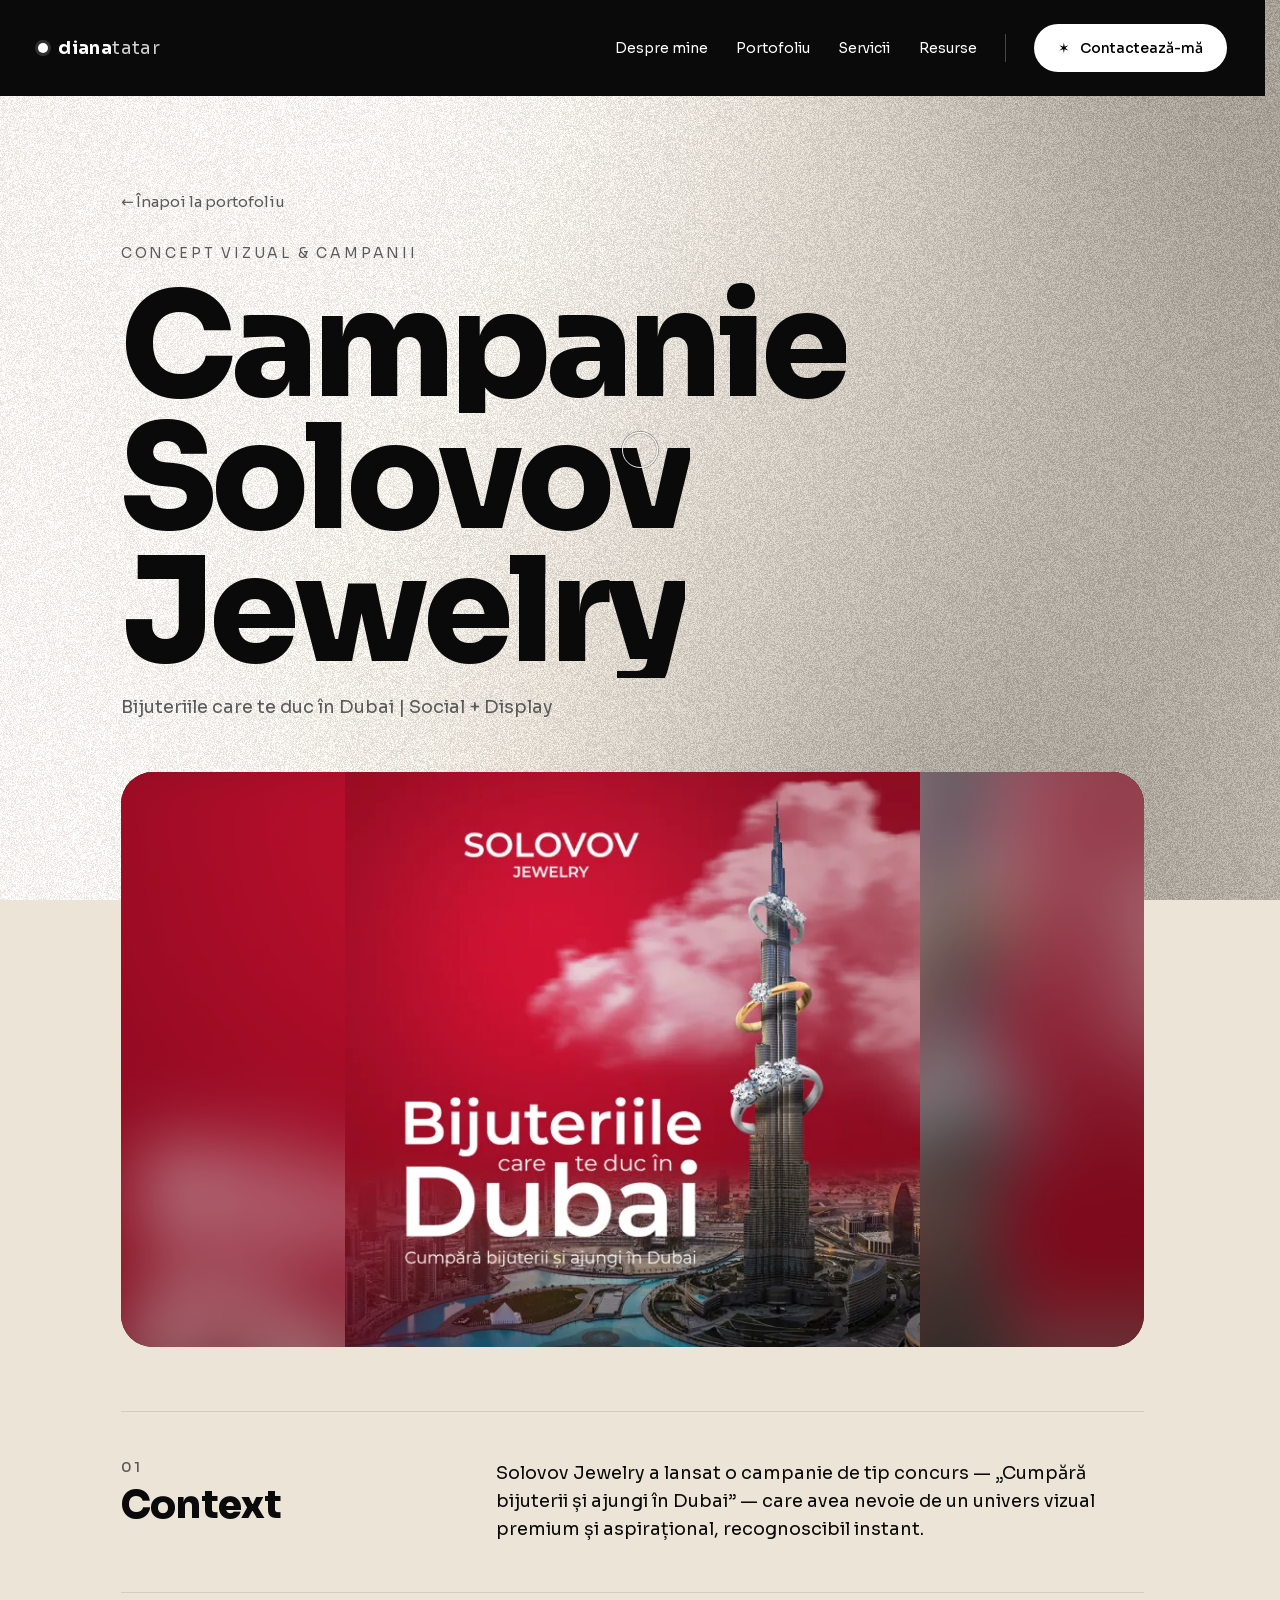
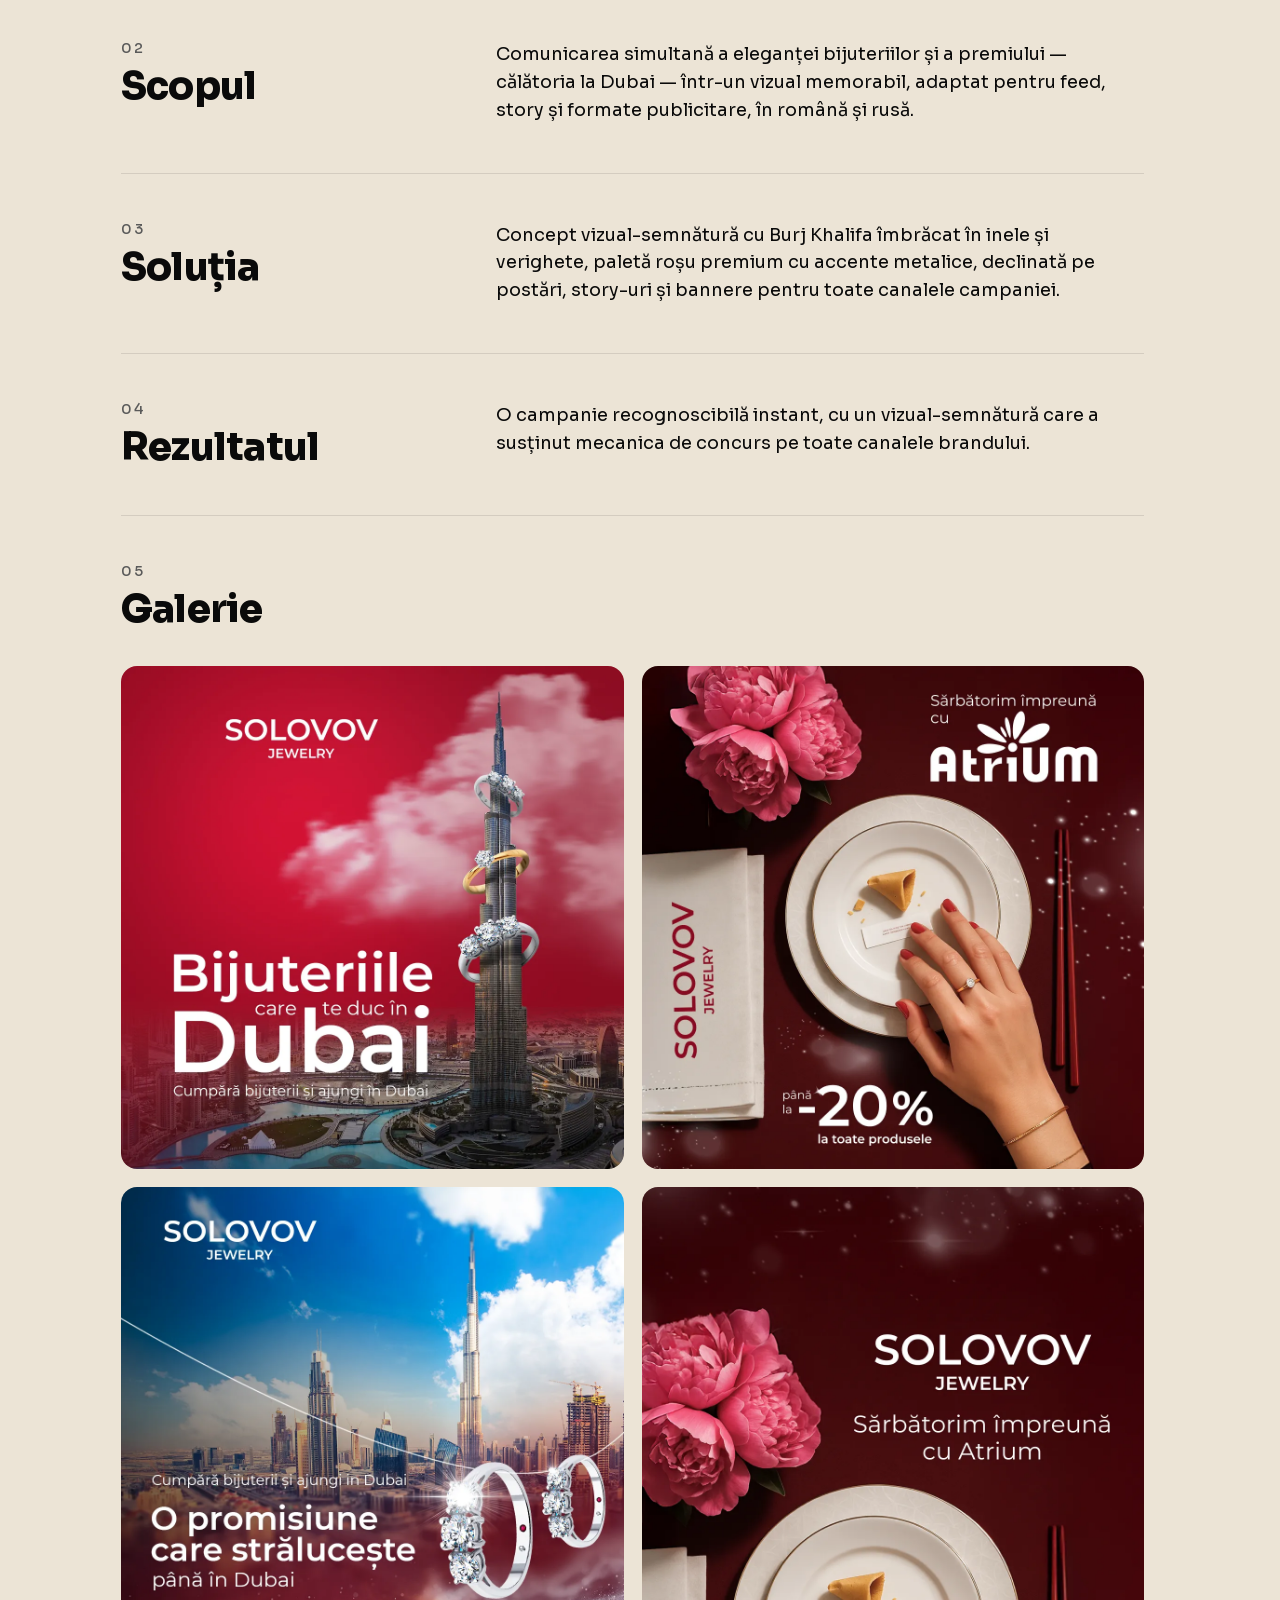
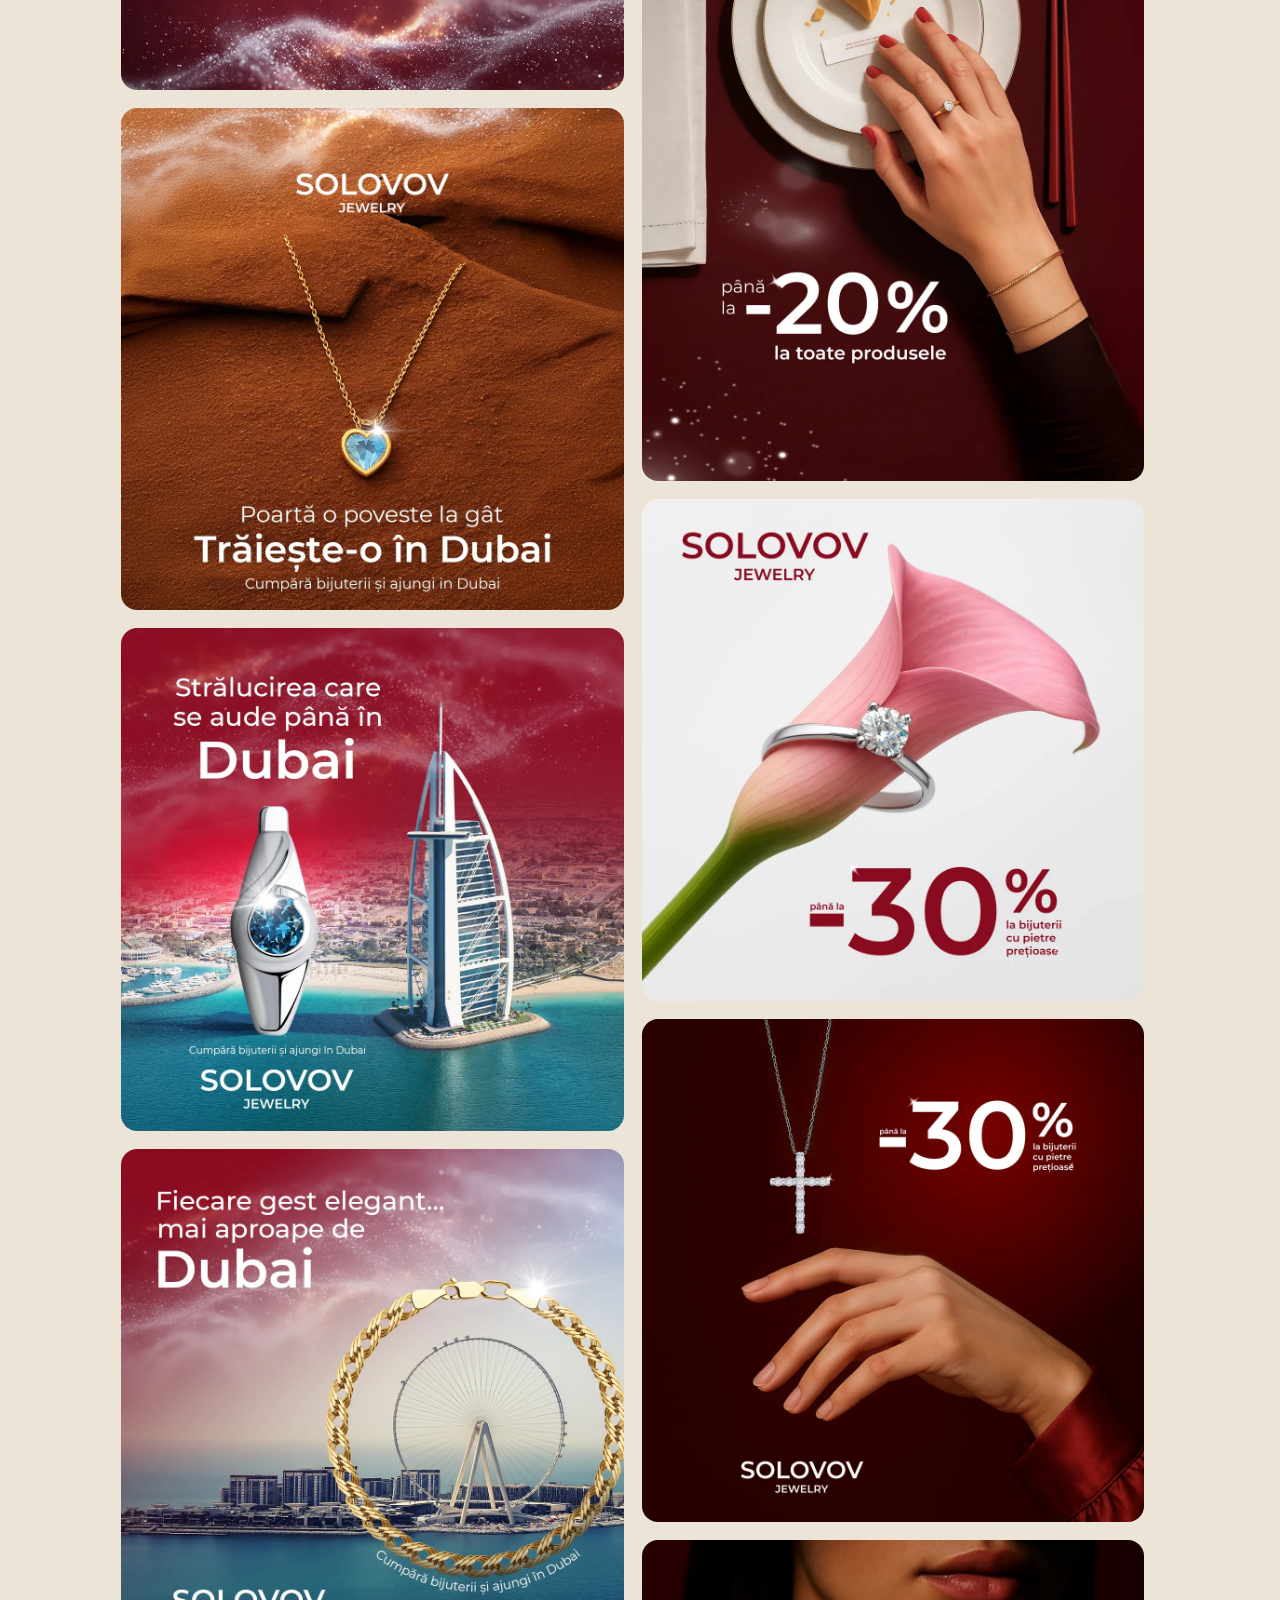
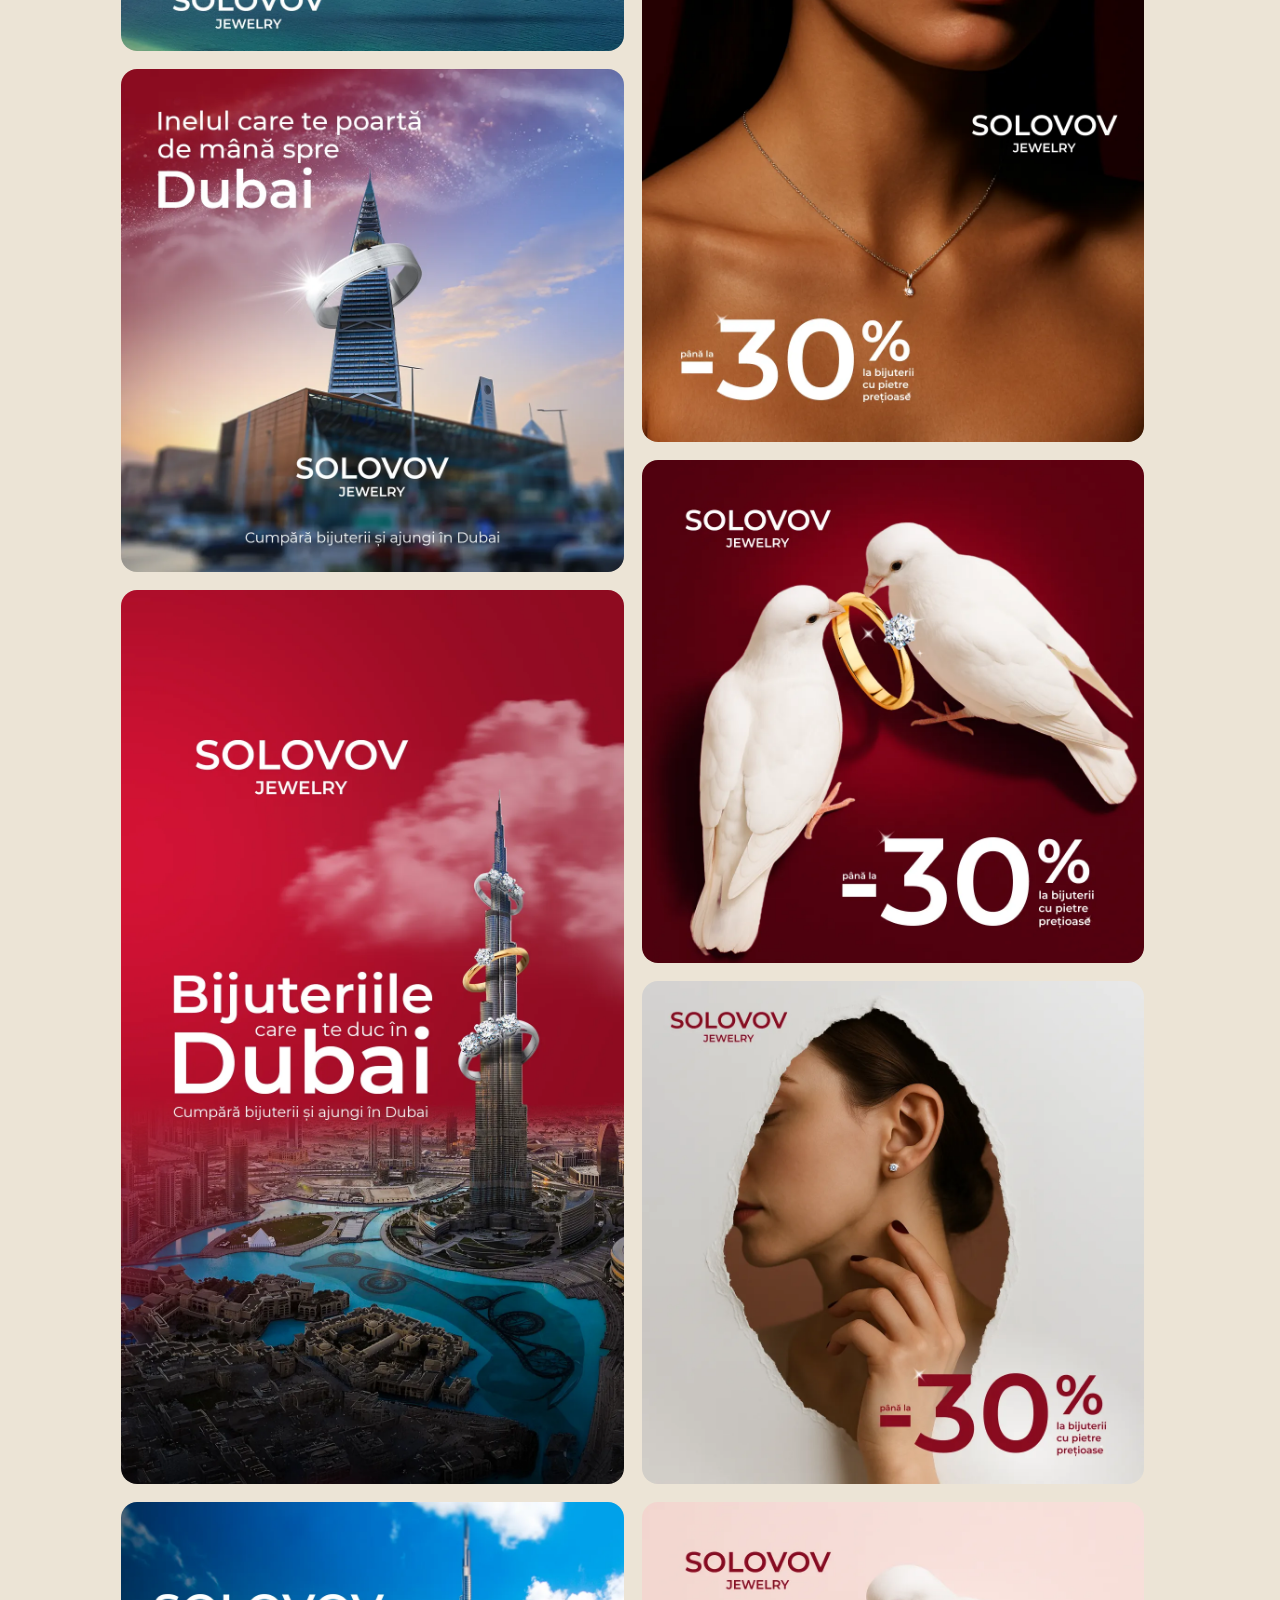
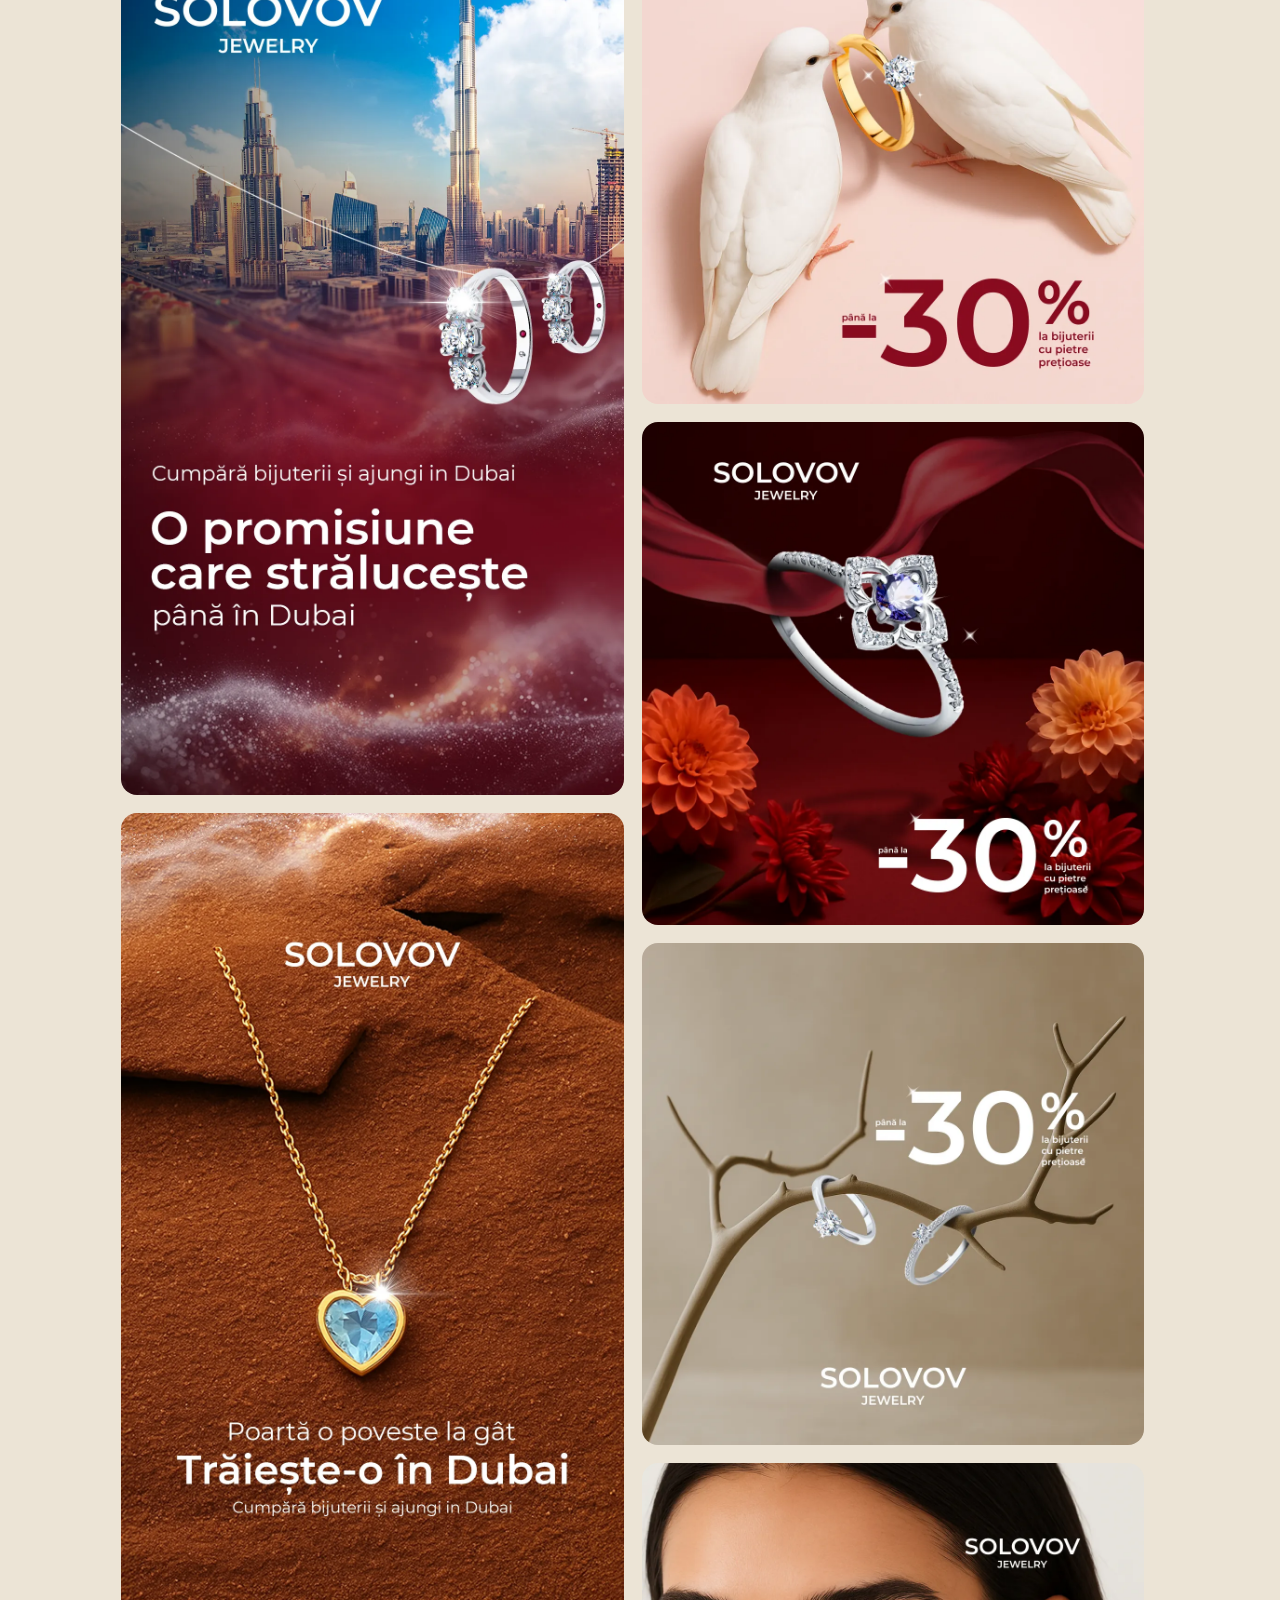
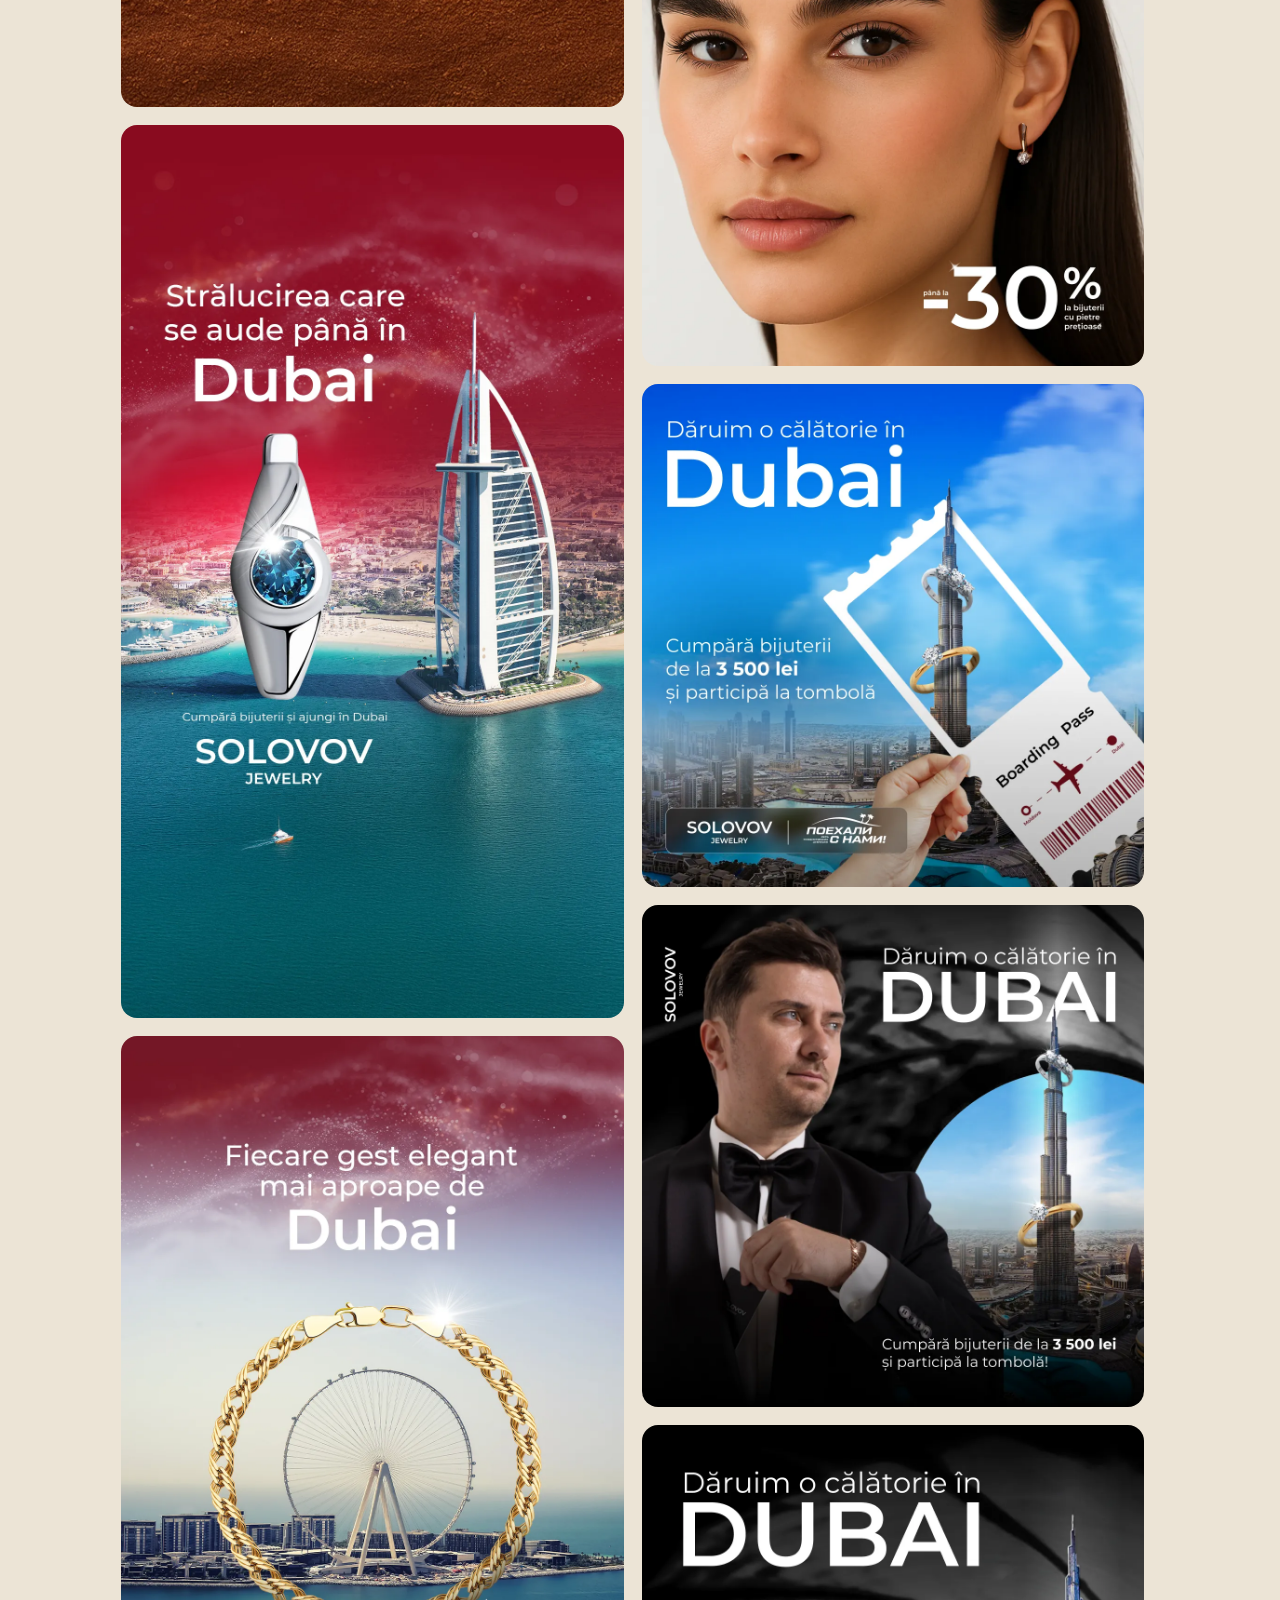
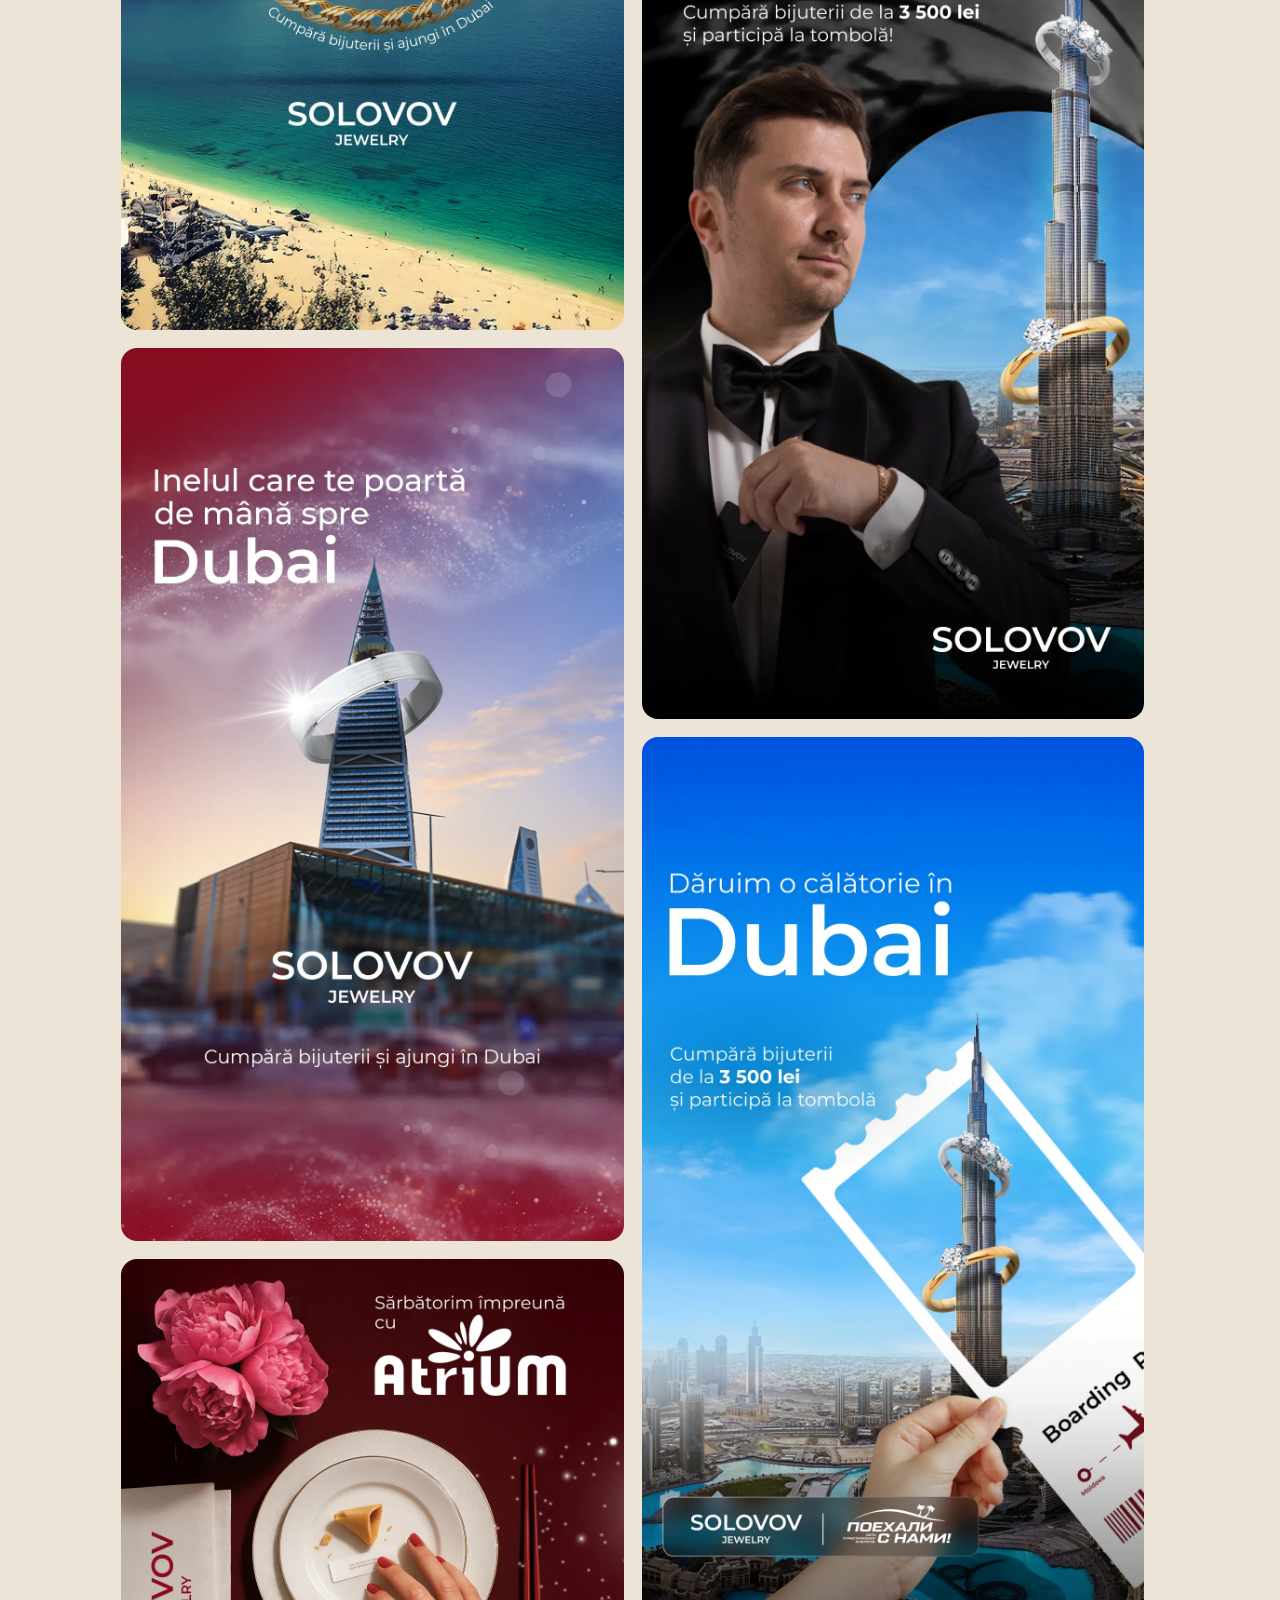
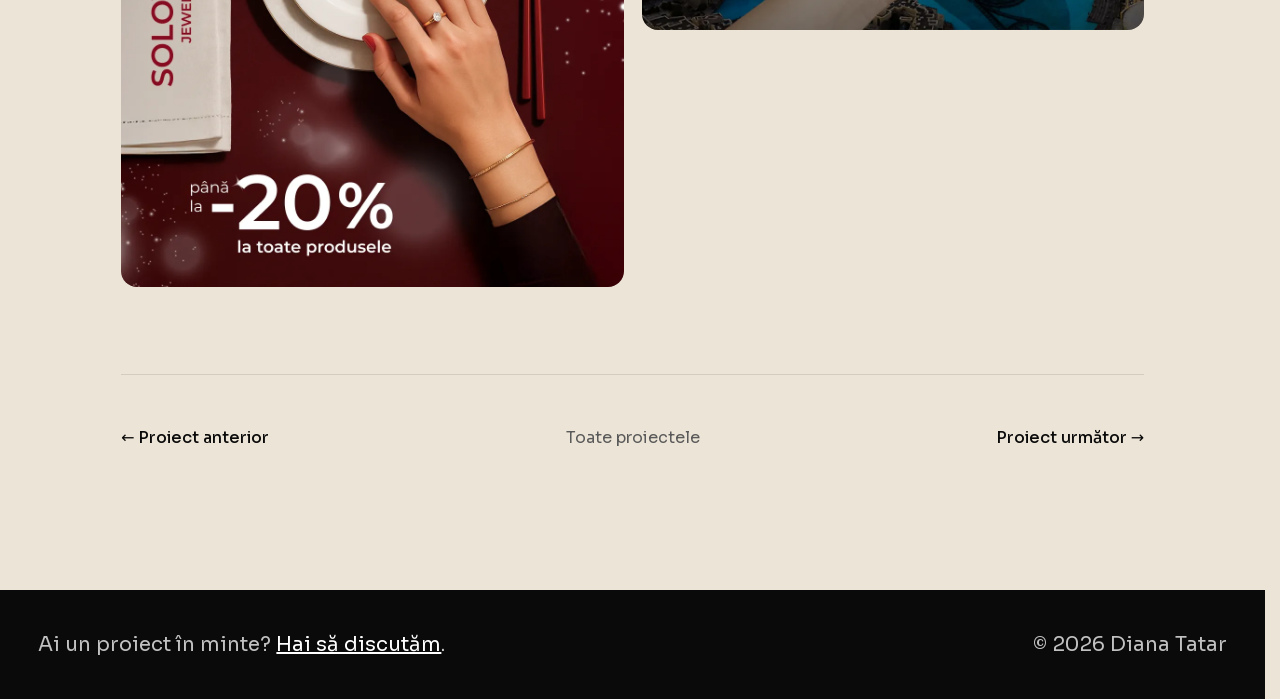
<file: proiecte/campanie-solovov/index.html>
<!DOCTYPE html>
<html lang="ro">
<head>
  <meta charset="UTF-8" />
  <meta name="viewport" content="width=device-width, initial-scale=1.0" />
  <meta name="theme-color" content="#0c0c0c" />
  <meta name="robots" content="index, follow" />

  <title>Campanie Solovov Jewelry — Concept vizual &amp; Campanii | Diana Tatar</title>
  <meta name="description" content="Bijuteriile care te duc în Dubai | Social + Display. Solovov Jewelry a lansat o campanie de tip concurs — „Cumpără bijuterii și ajungi în Dubai” — care avea nevoie de un univers vizual premium și aspirațional, recognoscibil instant." />
  <link rel="canonical" href="https://dianatatar.com/proiecte/campanie-solovov/" id="canonical-link" />

  <link rel="icon" type="image/svg+xml" href="/favicon.svg" />
  <link rel="apple-touch-icon" href="/favicon.svg" />

  <meta property="og:type" content="article" />
  <meta property="og:url" content="https://dianatatar.com/proiecte/campanie-solovov/" />
  <meta property="og:title" content="Campanie Solovov Jewelry — Concept vizual &amp; Campanii | Diana Tatar" />
  <meta property="og:description" content="Bijuteriile care te duc în Dubai | Social + Display. Solovov Jewelry a lansat o campanie de tip concurs — „Cumpără bijuterii și ajungi în Dubai” — care avea nevoie de un univers vizual premium și aspirațional, recognoscibil instant." />
  <meta property="og:image" content="https://dianatatar.com/assets/images/project-solovov.webp" />
  <meta property="og:locale" content="ro_RO" />
  <meta name="twitter:card" content="summary_large_image" />

  <link rel="preload" as="font" type="font/woff2" href="/assets/fonts/sora-latin.woff2" crossorigin />
  <link rel="preload" as="font" type="font/woff2" href="/assets/fonts/sora-latin-ext.woff2" crossorigin />
  <link rel="stylesheet" href="/styles.css" />
</head>
<body class="project-body">
  <canvas class="grainient grainient--global" data-grainient aria-hidden="true"></canvas>

  <header class="nav nav--dark container">
    <a href="/index.html#top" class="nav__brand">
      <span class="nav__brand-dot"></span>
      <span class="nav__brand-name">diana<em>tatar</em></span>
    </a>
    <nav class="nav__menu" aria-label="Meniu principal">
      <a href="/index.html#despre">Despre mine</a>
      <a href="/index.html#portofoliu">Portofoliu</a>
      <a href="/index.html#servicii">Servicii</a>
      <a href="/resurse.html">Resurse</a>
      <span class="nav__divider" aria-hidden="true"></span>
      <a href="/index.html#contact" class="nav__cta" data-cursor-label="Scrie-mi →"><span class="nav__cta-star">✶</span>Contactează-mă</a>
    </nav>

    <button class="nav__toggle" aria-label="Deschide meniul" aria-expanded="false">
      <span></span><span></span><span></span>
    </button>
  </header>

  <main class="project container" id="project" data-slug="campanie-solovov">
    <a href="/index.html#portofoliu" class="project__back">← Înapoi la portofoliu</a>

    <header class="project__header">
      <p class="project__cat" data-field="category">Concept vizual &amp; Campanii</p>
      <h1 class="display" data-field="title">Campanie Solovov Jewelry</h1>
      <p class="project__sub" data-field="sub">Bijuteriile care te duc în Dubai | Social + Display</p>
    </header>

    <figure class="project__cover">
      <img data-field="cover" src="/assets/images/project-solovov.webp" alt="Imagine de prezentare a proiectului" width="1650" height="1083" fetchpriority="high" />
    </figure>

    <section class="project__block">
      <h2><span>01</span> Context</h2>
      <p data-field="context">Solovov Jewelry a lansat o campanie de tip concurs — „Cumpără bijuterii și ajungi în Dubai” — care avea nevoie de un univers vizual premium și aspirațional, recognoscibil instant.</p>
    </section>

    <section class="project__block">
      <h2><span>02</span> Scopul</h2>
      <p data-field="goal">Comunicarea simultană a eleganței bijuteriilor și a premiului — călătoria la Dubai — într-un vizual memorabil, adaptat pentru feed, story și formate publicitare, în română și rusă.</p>
    </section>

    <section class="project__block">
      <h2><span>03</span> Soluția</h2>
      <p data-field="solution">Concept vizual-semnătură cu Burj Khalifa îmbrăcat în inele și verighete, paletă roșu premium cu accente metalice, declinată pe postări, story-uri și bannere pentru toate canalele campaniei.</p>
    </section>

    <section class="project__block">
      <h2><span>04</span> Rezultatul</h2>
      <p data-field="result">O campanie recognoscibilă instant, cu un vizual-semnătură care a susținut mecanica de concurs pe toate canalele brandului.</p>
    </section>

    <section class="project__gallery" data-field="gallery" hidden>
      <h2><span>05</span> Galerie</h2>
      <div class="project__gallery-grid"></div>
    </section>

    <nav class="project__nav">
      <a href="#" class="project__nav-item" data-rel="prev">← Proiect anterior</a>
      <a href="/index.html#portofoliu" class="project__nav-item project__nav-item--center">Toate proiectele</a>
      <a href="#" class="project__nav-item project__nav-item--next" data-rel="next">Proiect următor →</a>
    </nav>
  </main>

  <footer class="project__footer">
    <div class="container">
      <p>Ai un proiect în minte? <a href="/index.html#contact">Hai să discutăm</a>.</p>
      <p>© <span id="year"></span> Diana Tatar</p>
    </div>
  </footer>

  <div class="cursor" aria-hidden="true"></div>
  <div class="cursor__label" aria-hidden="true"></div>

  <script src="/projects-data.js" defer></script>
  <script src="/script.js" defer></script>

  <!-- Analytics — GoatCounter (gratuit, fara cookie-uri).
       Activare: cont pe https://www.goatcounter.com, inlocuieste CODE, decomenteaza.
  <script data-goatcounter="https://CODE.goatcounter.com/count" async src="//gc.zgo.at/count.js"></script>
  -->
</body>
</html>
</file>
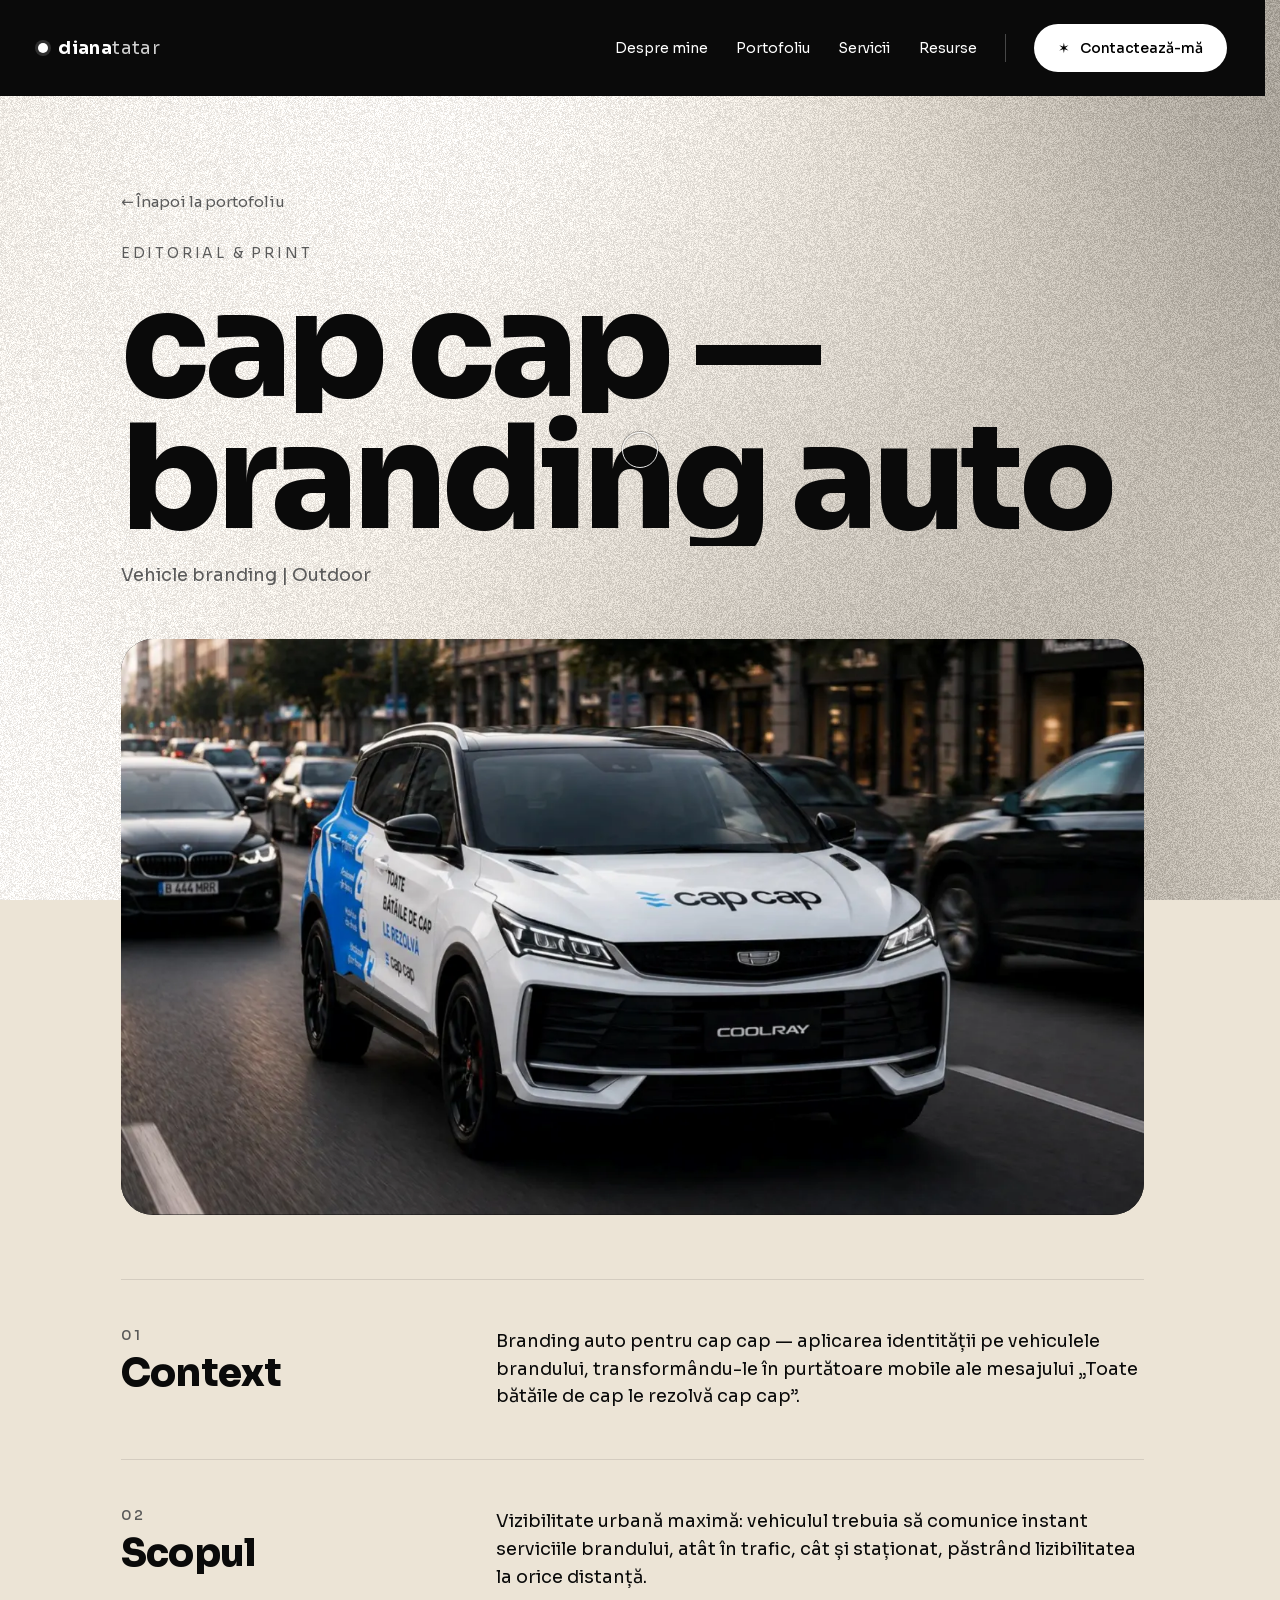
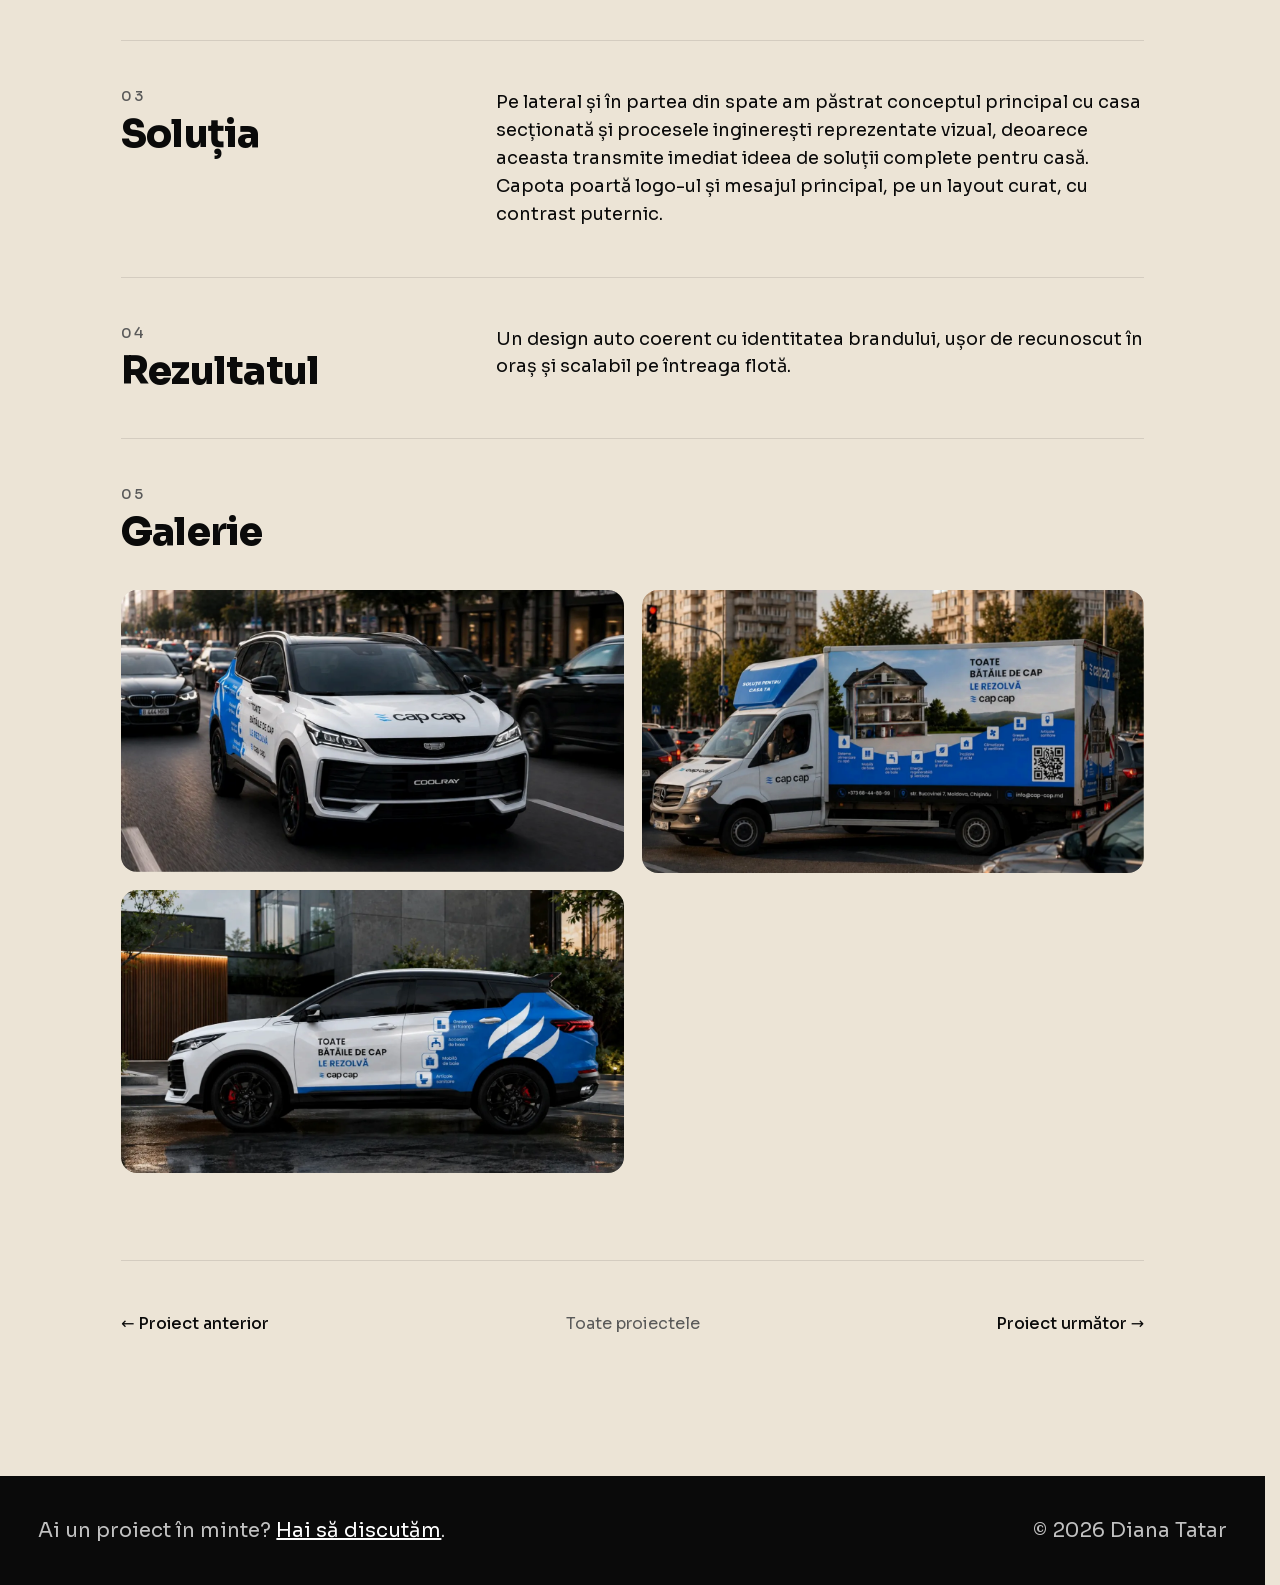
<file: proiecte/cap-cap/index.html>
<!DOCTYPE html>
<html lang="ro">
<head>
  <meta charset="UTF-8" />
  <meta name="viewport" content="width=device-width, initial-scale=1.0" />
  <meta name="theme-color" content="#0c0c0c" />
  <meta name="robots" content="index, follow" />

  <title>cap cap — branding auto — Editorial &amp; Print | Diana Tatar</title>
  <meta name="description" content="Vehicle branding | Outdoor. Branding auto pentru cap cap — aplicarea identității pe vehiculele brandului, transformându-le în purtătoare mobile ale mesajului „Toate bătăile de cap le rezolvă cap cap”." />
  <link rel="canonical" href="https://dianatatar.com/proiecte/cap-cap/" id="canonical-link" />

  <link rel="icon" type="image/svg+xml" href="/favicon.svg" />
  <link rel="apple-touch-icon" href="/favicon.svg" />

  <meta property="og:type" content="article" />
  <meta property="og:url" content="https://dianatatar.com/proiecte/cap-cap/" />
  <meta property="og:title" content="cap cap — branding auto — Editorial &amp; Print | Diana Tatar" />
  <meta property="og:description" content="Vehicle branding | Outdoor. Branding auto pentru cap cap — aplicarea identității pe vehiculele brandului, transformându-le în purtătoare mobile ale mesajului „Toate bătăile de cap le rezolvă cap cap”." />
  <meta property="og:image" content="https://dianatatar.com/assets/images/projects/capcap-01.webp" />
  <meta property="og:locale" content="ro_RO" />
  <meta name="twitter:card" content="summary_large_image" />

  <link rel="preload" as="font" type="font/woff2" href="/assets/fonts/sora-latin.woff2" crossorigin />
  <link rel="preload" as="font" type="font/woff2" href="/assets/fonts/sora-latin-ext.woff2" crossorigin />
  <link rel="stylesheet" href="/styles.css" />
</head>
<body class="project-body">
  <canvas class="grainient grainient--global" data-grainient aria-hidden="true"></canvas>

  <header class="nav nav--dark container">
    <a href="/index.html#top" class="nav__brand">
      <span class="nav__brand-dot"></span>
      <span class="nav__brand-name">diana<em>tatar</em></span>
    </a>
    <nav class="nav__menu" aria-label="Meniu principal">
      <a href="/index.html#despre">Despre mine</a>
      <a href="/index.html#portofoliu">Portofoliu</a>
      <a href="/index.html#servicii">Servicii</a>
      <a href="/resurse.html">Resurse</a>
      <span class="nav__divider" aria-hidden="true"></span>
      <a href="/index.html#contact" class="nav__cta" data-cursor-label="Scrie-mi →"><span class="nav__cta-star">✶</span>Contactează-mă</a>
    </nav>

    <button class="nav__toggle" aria-label="Deschide meniul" aria-expanded="false">
      <span></span><span></span><span></span>
    </button>
  </header>

  <main class="project container" id="project" data-slug="cap-cap">
    <a href="/index.html#portofoliu" class="project__back">← Înapoi la portofoliu</a>

    <header class="project__header">
      <p class="project__cat" data-field="category">Editorial &amp; Print</p>
      <h1 class="display" data-field="title">cap cap — branding auto</h1>
      <p class="project__sub" data-field="sub">Vehicle branding | Outdoor</p>
    </header>

    <figure class="project__cover">
      <img data-field="cover" src="/assets/images/projects/capcap-01.webp" alt="Imagine de prezentare a proiectului" width="1650" height="1083" fetchpriority="high" />
    </figure>

    <section class="project__block">
      <h2><span>01</span> Context</h2>
      <p data-field="context">Branding auto pentru cap cap — aplicarea identității pe vehiculele brandului, transformându-le în purtătoare mobile ale mesajului „Toate bătăile de cap le rezolvă cap cap”.</p>
    </section>

    <section class="project__block">
      <h2><span>02</span> Scopul</h2>
      <p data-field="goal">Vizibilitate urbană maximă: vehiculul trebuia să comunice instant serviciile brandului, atât în trafic, cât și staționat, păstrând lizibilitatea la orice distanță.</p>
    </section>

    <section class="project__block">
      <h2><span>03</span> Soluția</h2>
      <p data-field="solution">Pe lateral și în partea din spate am păstrat conceptul principal cu casa secționată și procesele inginerești reprezentate vizual, deoarece aceasta transmite imediat ideea de soluții complete pentru casă. Capota poartă logo-ul și mesajul principal, pe un layout curat, cu contrast puternic.</p>
    </section>

    <section class="project__block">
      <h2><span>04</span> Rezultatul</h2>
      <p data-field="result">Un design auto coerent cu identitatea brandului, ușor de recunoscut în oraș și scalabil pe întreaga flotă.</p>
    </section>

    <section class="project__gallery" data-field="gallery" hidden>
      <h2><span>05</span> Galerie</h2>
      <div class="project__gallery-grid"></div>
    </section>

    <nav class="project__nav">
      <a href="#" class="project__nav-item" data-rel="prev">← Proiect anterior</a>
      <a href="/index.html#portofoliu" class="project__nav-item project__nav-item--center">Toate proiectele</a>
      <a href="#" class="project__nav-item project__nav-item--next" data-rel="next">Proiect următor →</a>
    </nav>
  </main>

  <footer class="project__footer">
    <div class="container">
      <p>Ai un proiect în minte? <a href="/index.html#contact">Hai să discutăm</a>.</p>
      <p>© <span id="year"></span> Diana Tatar</p>
    </div>
  </footer>

  <div class="cursor" aria-hidden="true"></div>
  <div class="cursor__label" aria-hidden="true"></div>

  <script src="/projects-data.js" defer></script>
  <script src="/script.js" defer></script>

  <!-- Analytics — GoatCounter (gratuit, fara cookie-uri).
       Activare: cont pe https://www.goatcounter.com, inlocuieste CODE, decomenteaza.
  <script data-goatcounter="https://CODE.goatcounter.com/count" async src="//gc.zgo.at/count.js"></script>
  -->
</body>
</html>
</file>
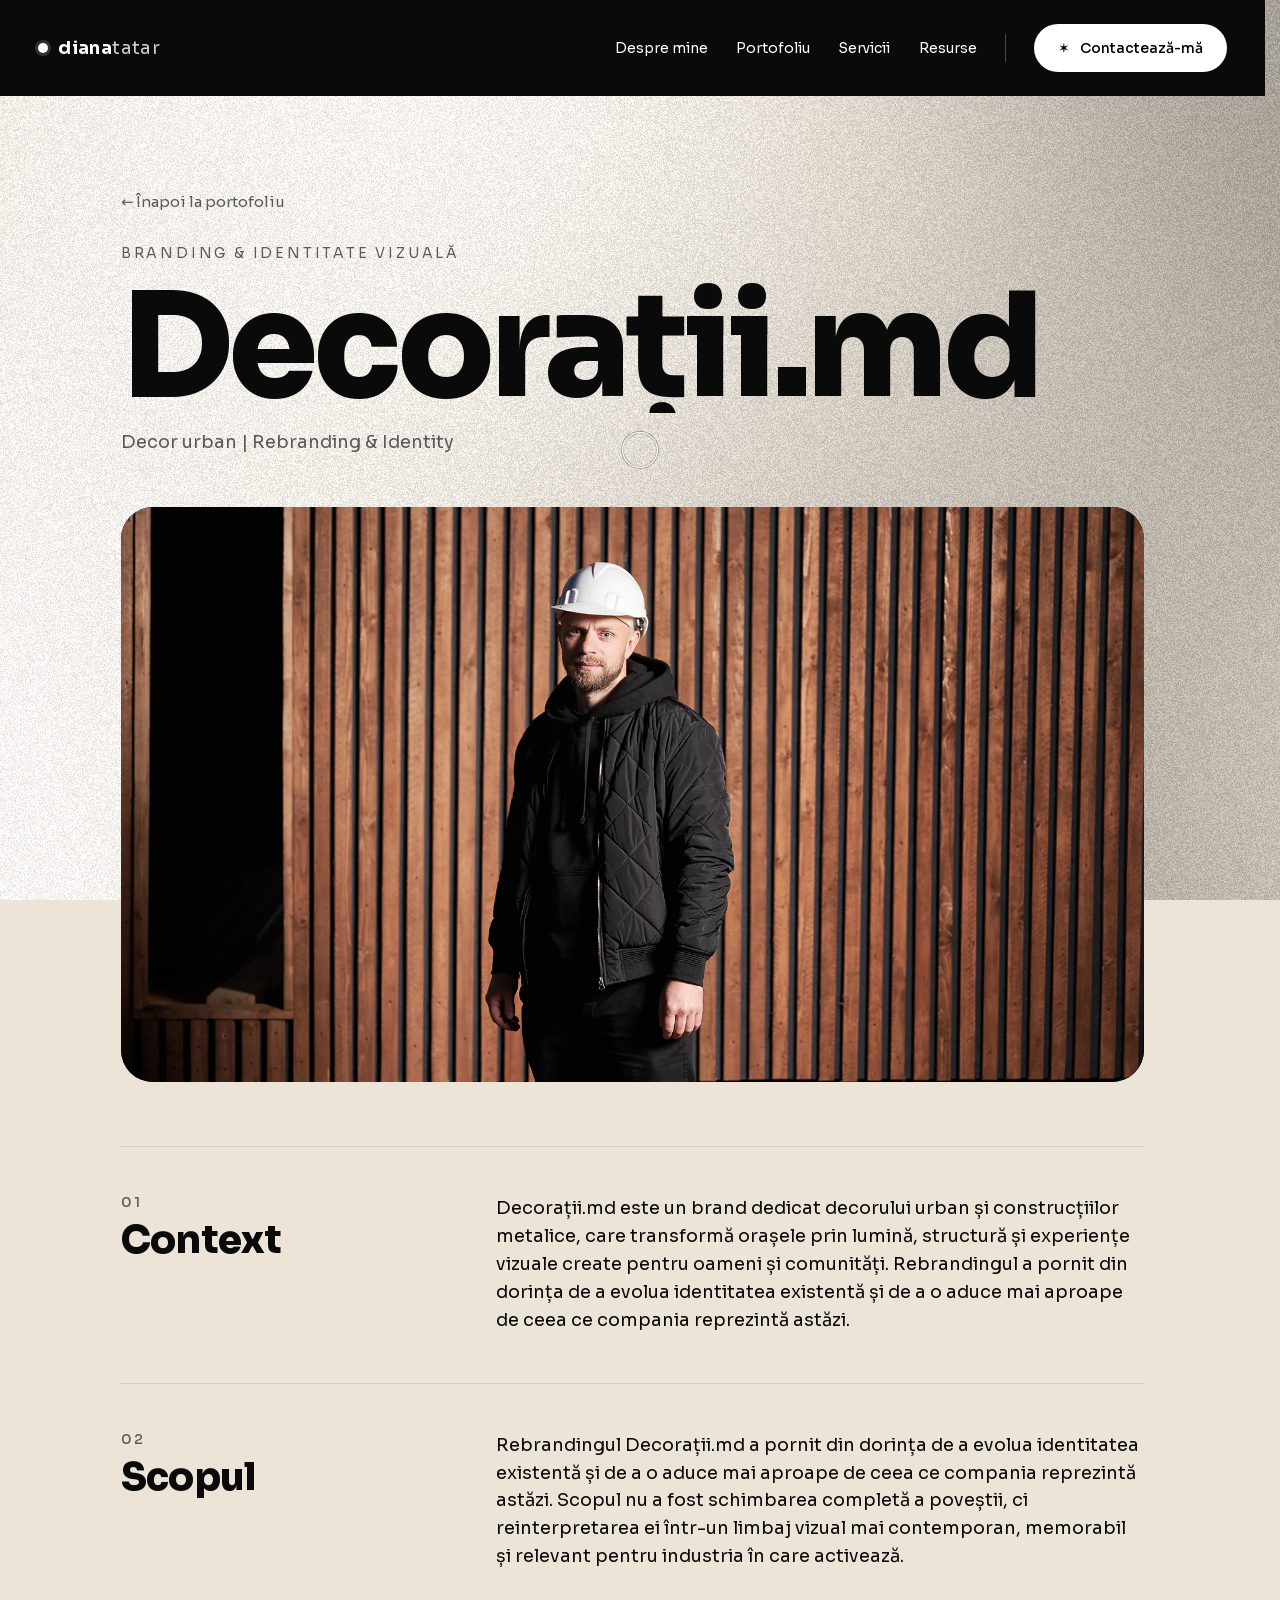
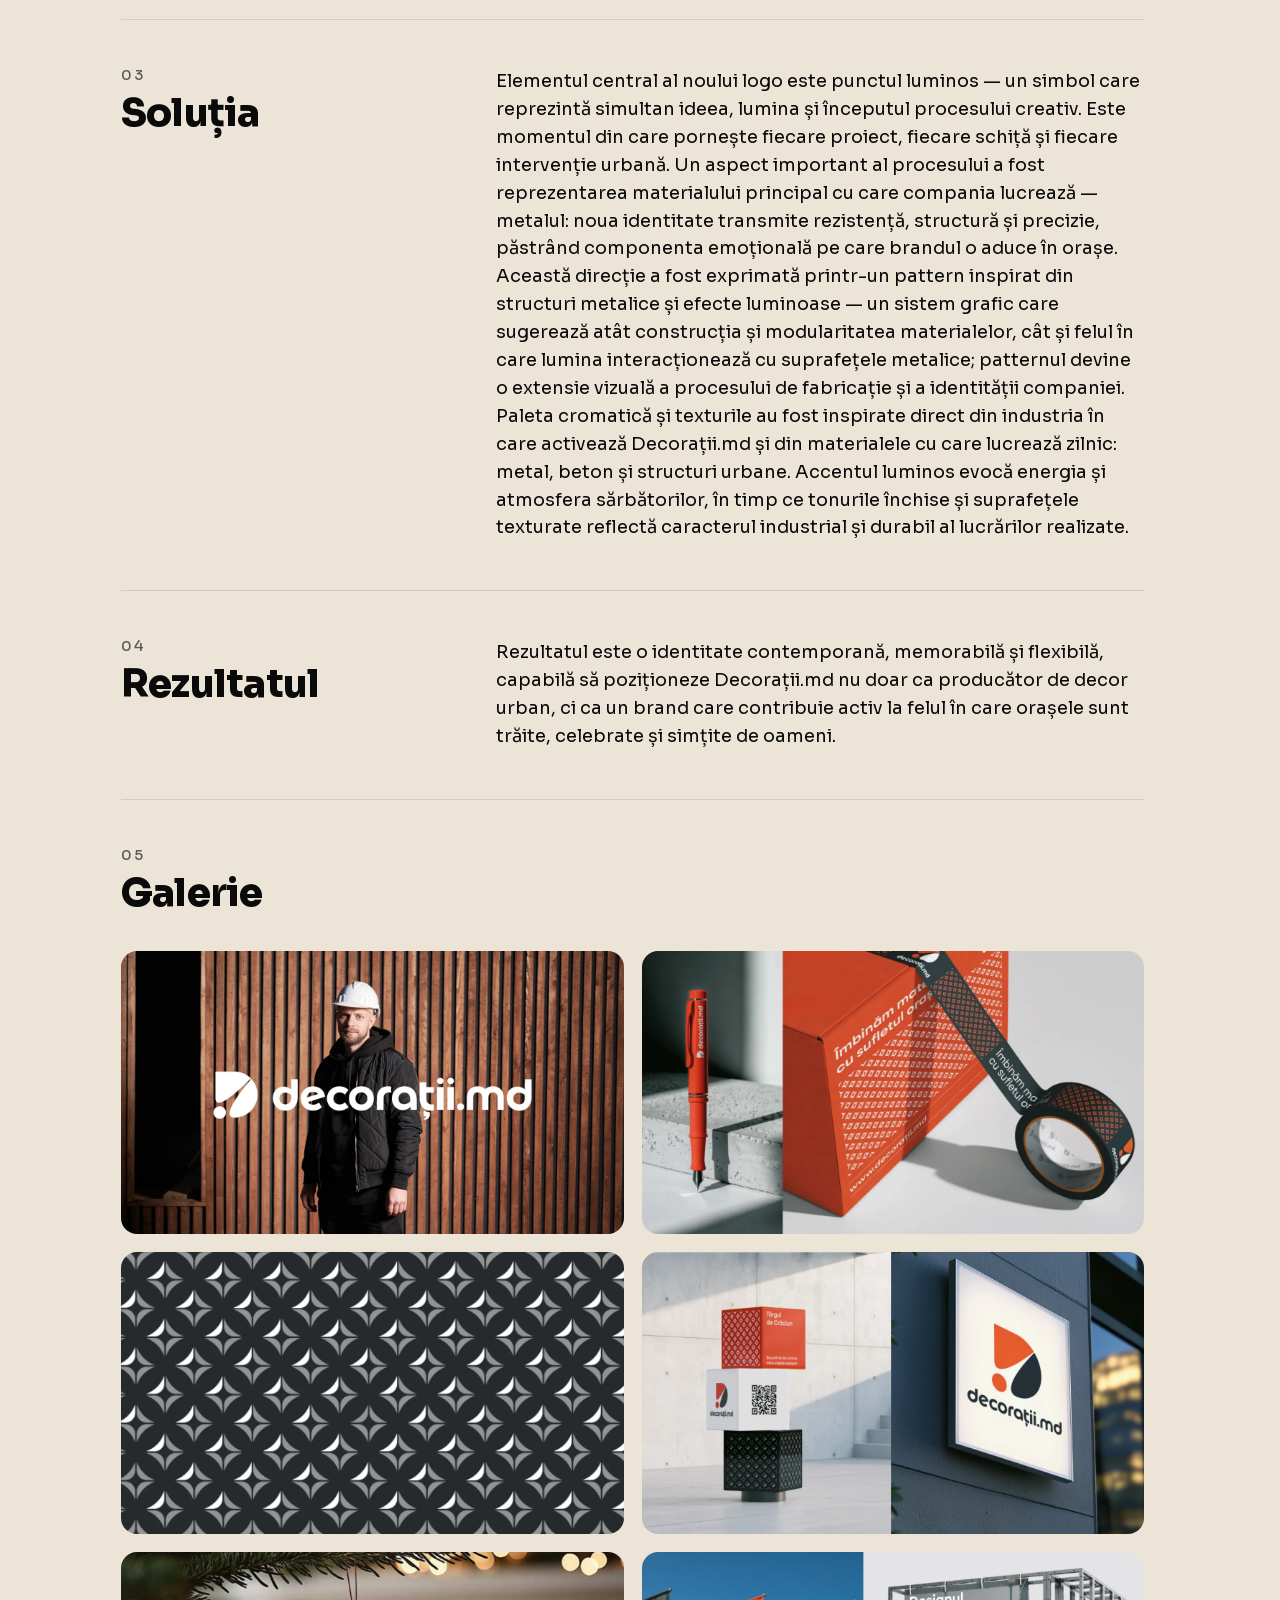
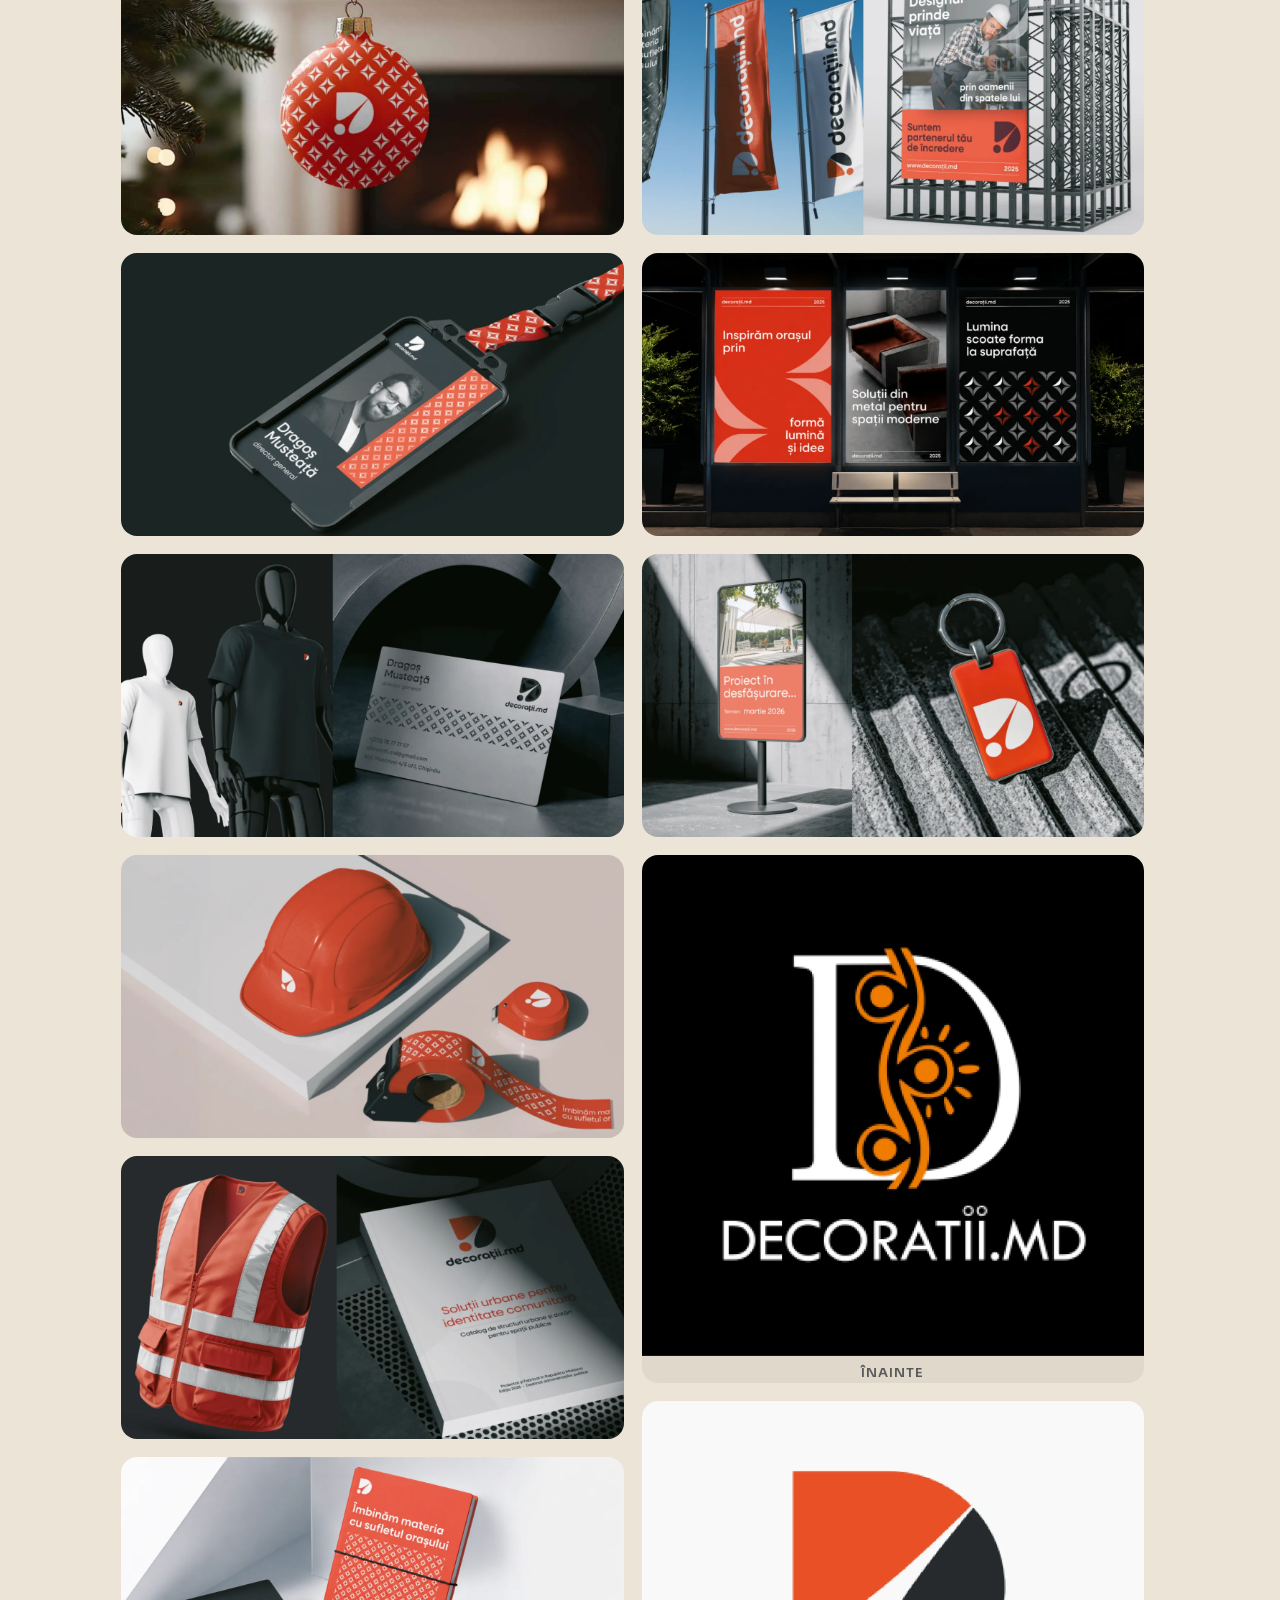
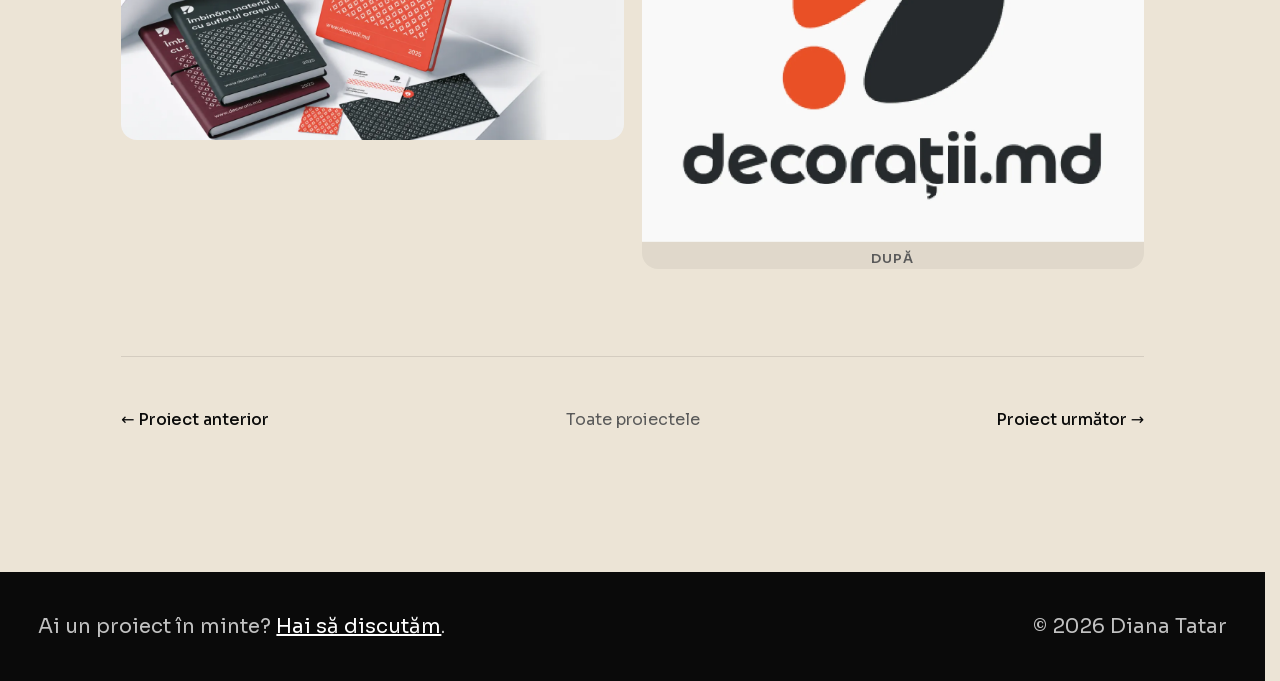
<file: proiecte/decoratii/index.html>
<!DOCTYPE html>
<html lang="ro">
<head>
  <meta charset="UTF-8" />
  <meta name="viewport" content="width=device-width, initial-scale=1.0" />
  <meta name="theme-color" content="#0c0c0c" />
  <meta name="robots" content="index, follow" />

  <title>Decorații.md — Branding &amp; Identitate vizuală | Diana Tatar</title>
  <meta name="description" content="Decor urban | Rebranding &amp; Identity. Decorații.md este un brand dedicat decorului urban și construcțiilor metalice, care transformă orașele prin lumină, structură și experiențe vizuale create pentru oameni și comunități. Rebrandingul a pornit din…" />
  <link rel="canonical" href="https://dianatatar.com/proiecte/decoratii/" id="canonical-link" />

  <link rel="icon" type="image/svg+xml" href="/favicon.svg" />
  <link rel="apple-touch-icon" href="/favicon.svg" />

  <meta property="og:type" content="article" />
  <meta property="og:url" content="https://dianatatar.com/proiecte/decoratii/" />
  <meta property="og:title" content="Decorații.md — Branding &amp; Identitate vizuală | Diana Tatar" />
  <meta property="og:description" content="Decor urban | Rebranding &amp; Identity. Decorații.md este un brand dedicat decorului urban și construcțiilor metalice, care transformă orașele prin lumină, structură și experiențe vizuale create pentru oameni și comunități. Rebrandingul a pornit din…" />
  <meta property="og:image" content="https://dianatatar.com/assets/images/project-01.webp" />
  <meta property="og:locale" content="ro_RO" />
  <meta name="twitter:card" content="summary_large_image" />

  <link rel="preload" as="font" type="font/woff2" href="/assets/fonts/sora-latin.woff2" crossorigin />
  <link rel="preload" as="font" type="font/woff2" href="/assets/fonts/sora-latin-ext.woff2" crossorigin />
  <link rel="stylesheet" href="/styles.css" />
</head>
<body class="project-body">
  <canvas class="grainient grainient--global" data-grainient aria-hidden="true"></canvas>

  <header class="nav nav--dark container">
    <a href="/index.html#top" class="nav__brand">
      <span class="nav__brand-dot"></span>
      <span class="nav__brand-name">diana<em>tatar</em></span>
    </a>
    <nav class="nav__menu" aria-label="Meniu principal">
      <a href="/index.html#despre">Despre mine</a>
      <a href="/index.html#portofoliu">Portofoliu</a>
      <a href="/index.html#servicii">Servicii</a>
      <a href="/resurse.html">Resurse</a>
      <span class="nav__divider" aria-hidden="true"></span>
      <a href="/index.html#contact" class="nav__cta" data-cursor-label="Scrie-mi →"><span class="nav__cta-star">✶</span>Contactează-mă</a>
    </nav>

    <button class="nav__toggle" aria-label="Deschide meniul" aria-expanded="false">
      <span></span><span></span><span></span>
    </button>
  </header>

  <main class="project container" id="project" data-slug="decoratii">
    <a href="/index.html#portofoliu" class="project__back">← Înapoi la portofoliu</a>

    <header class="project__header">
      <p class="project__cat" data-field="category">Branding &amp; Identitate vizuală</p>
      <h1 class="display" data-field="title">Decorații.md</h1>
      <p class="project__sub" data-field="sub">Decor urban | Rebranding &amp; Identity</p>
    </header>

    <figure class="project__cover">
      <img data-field="cover" src="/assets/images/project-01.webp" alt="Imagine de prezentare a proiectului" width="1650" height="1083" fetchpriority="high" />
    </figure>

    <section class="project__block">
      <h2><span>01</span> Context</h2>
      <p data-field="context">Decorații.md este un brand dedicat decorului urban și construcțiilor metalice, care transformă orașele prin lumină, structură și experiențe vizuale create pentru oameni și comunități. Rebrandingul a pornit din dorința de a evolua identitatea existentă și de a o aduce mai aproape de ceea ce compania reprezintă astăzi.</p>
    </section>

    <section class="project__block">
      <h2><span>02</span> Scopul</h2>
      <p data-field="goal">Rebrandingul Decorații.md a pornit din dorința de a evolua identitatea existentă și de a o aduce mai aproape de ceea ce compania reprezintă astăzi. Scopul nu a fost schimbarea completă a poveștii, ci reinterpretarea ei într-un limbaj vizual mai contemporan, memorabil și relevant pentru industria în care activează.</p>
    </section>

    <section class="project__block">
      <h2><span>03</span> Soluția</h2>
      <p data-field="solution">Elementul central al noului logo este punctul luminos — un simbol care reprezintă simultan ideea, lumina și începutul procesului creativ. Este momentul din care pornește fiecare proiect, fiecare schiță și fiecare intervenție urbană. Un aspect important al procesului a fost reprezentarea materialului principal cu care compania lucrează — metalul: noua identitate transmite rezistență, structură și precizie, păstrând componenta emoțională pe care brandul o aduce în orașe. Această direcție a fost exprimată printr-un pattern inspirat din structuri metalice și efecte luminoase — un sistem grafic care sugerează atât construcția și modularitatea materialelor, cât și felul în care lumina interacționează cu suprafețele metalice; patternul devine o extensie vizuală a procesului de fabricație și a identității companiei. Paleta cromatică și texturile au fost inspirate direct din industria în care activează Decorații.md și din materialele cu care lucrează zilnic: metal, beton și structuri urbane. Accentul luminos evocă energia și atmosfera sărbătorilor, în timp ce tonurile închise și suprafețele texturate reflectă caracterul industrial și durabil al lucrărilor realizate.</p>
    </section>

    <section class="project__block">
      <h2><span>04</span> Rezultatul</h2>
      <p data-field="result">Rezultatul este o identitate contemporană, memorabilă și flexibilă, capabilă să poziționeze Decorații.md nu doar ca producător de decor urban, ci ca un brand care contribuie activ la felul în care orașele sunt trăite, celebrate și simțite de oameni.</p>
    </section>

    <section class="project__gallery" data-field="gallery" hidden>
      <h2><span>05</span> Galerie</h2>
      <div class="project__gallery-grid"></div>
    </section>

    <nav class="project__nav">
      <a href="#" class="project__nav-item" data-rel="prev">← Proiect anterior</a>
      <a href="/index.html#portofoliu" class="project__nav-item project__nav-item--center">Toate proiectele</a>
      <a href="#" class="project__nav-item project__nav-item--next" data-rel="next">Proiect următor →</a>
    </nav>
  </main>

  <footer class="project__footer">
    <div class="container">
      <p>Ai un proiect în minte? <a href="/index.html#contact">Hai să discutăm</a>.</p>
      <p>© <span id="year"></span> Diana Tatar</p>
    </div>
  </footer>

  <div class="cursor" aria-hidden="true"></div>
  <div class="cursor__label" aria-hidden="true"></div>

  <script src="/projects-data.js" defer></script>
  <script src="/script.js" defer></script>

  <!-- Analytics — GoatCounter (gratuit, fara cookie-uri).
       Activare: cont pe https://www.goatcounter.com, inlocuieste CODE, decomenteaza.
  <script data-goatcounter="https://CODE.goatcounter.com/count" async src="//gc.zgo.at/count.js"></script>
  -->
</body>
</html>
</file>
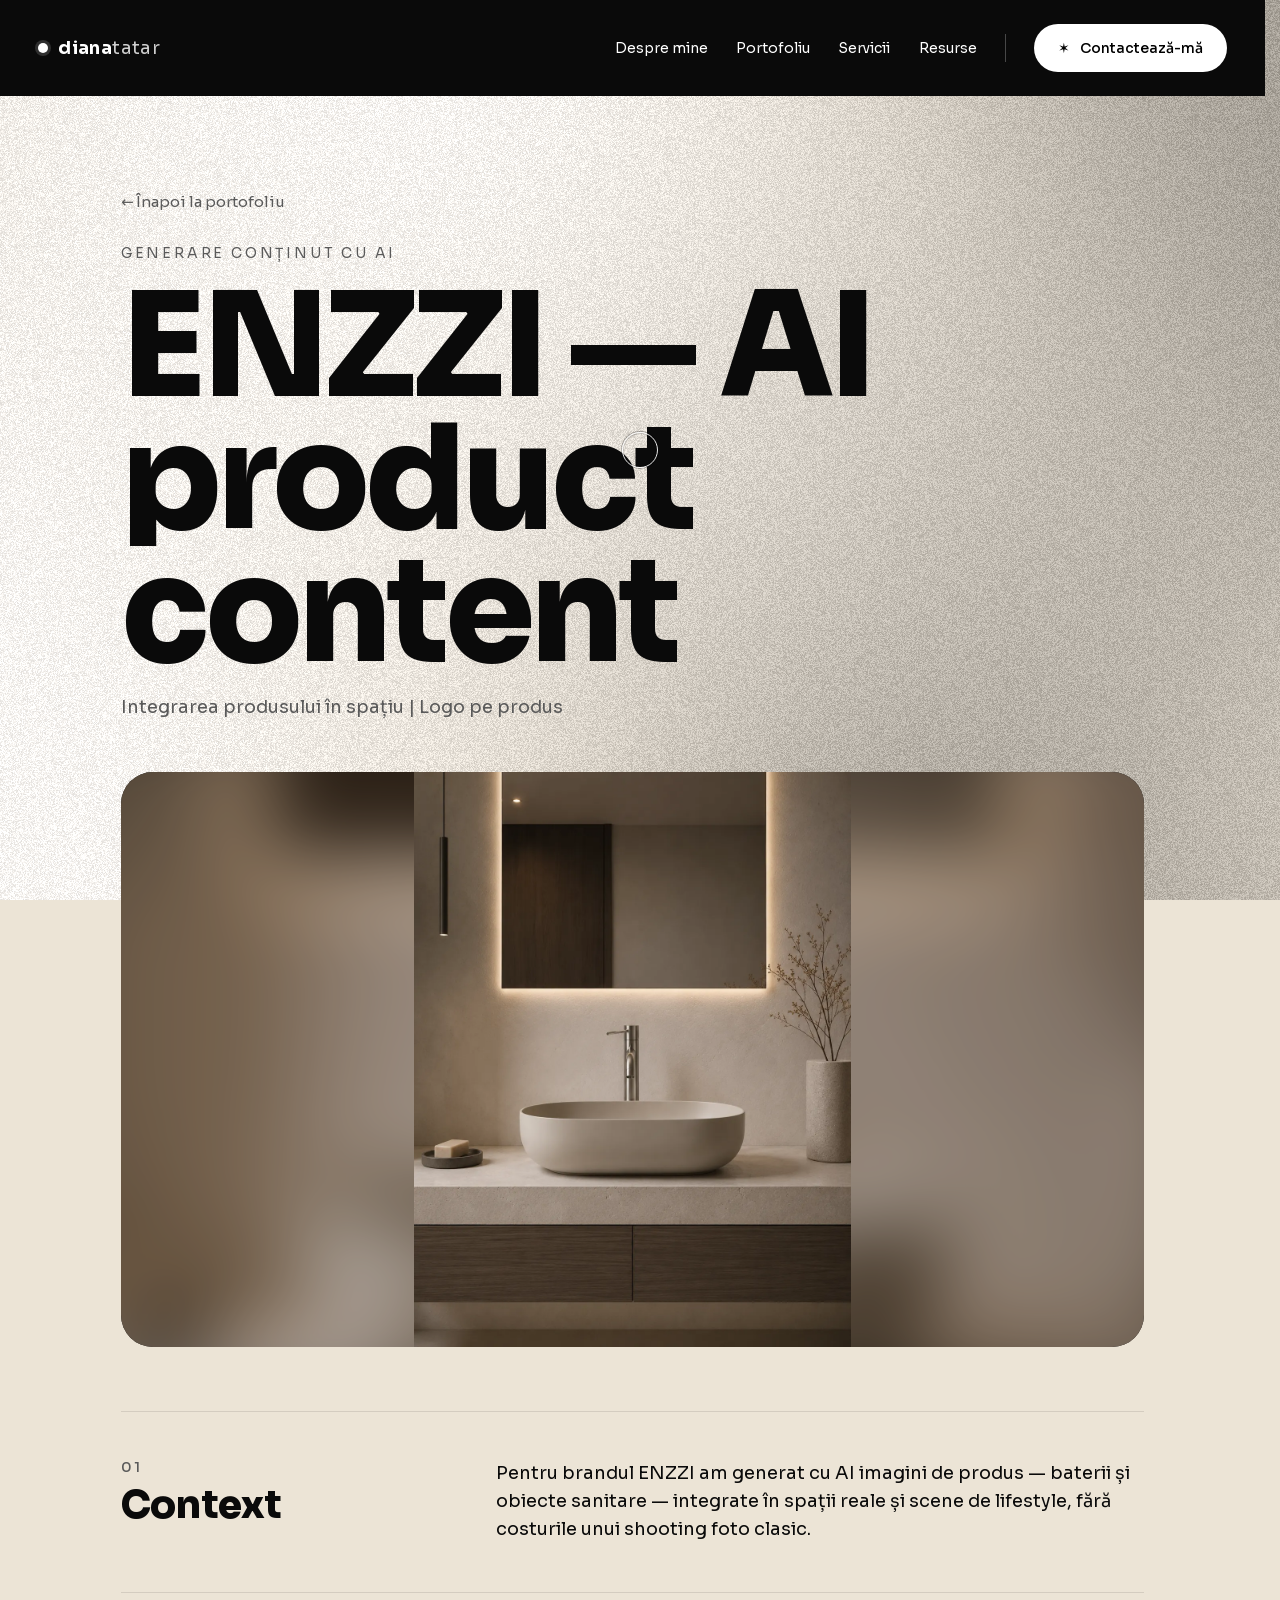
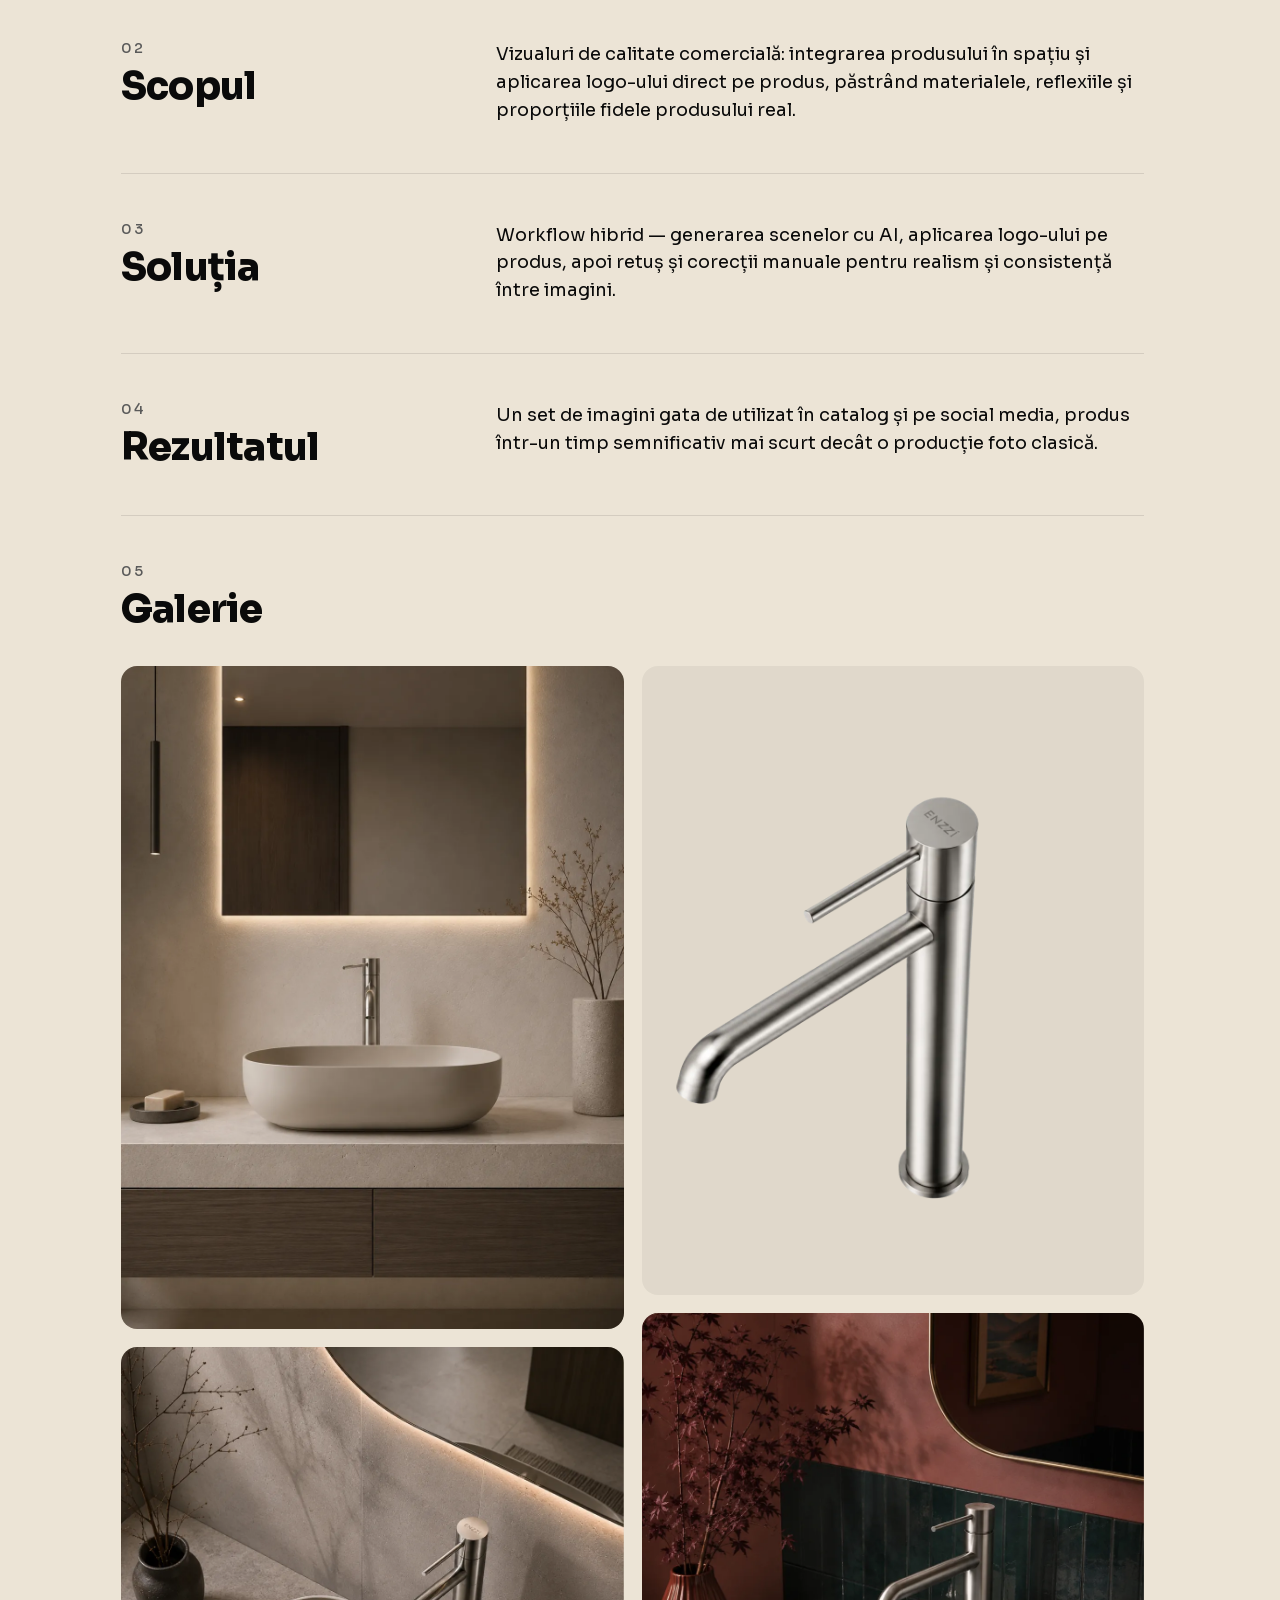
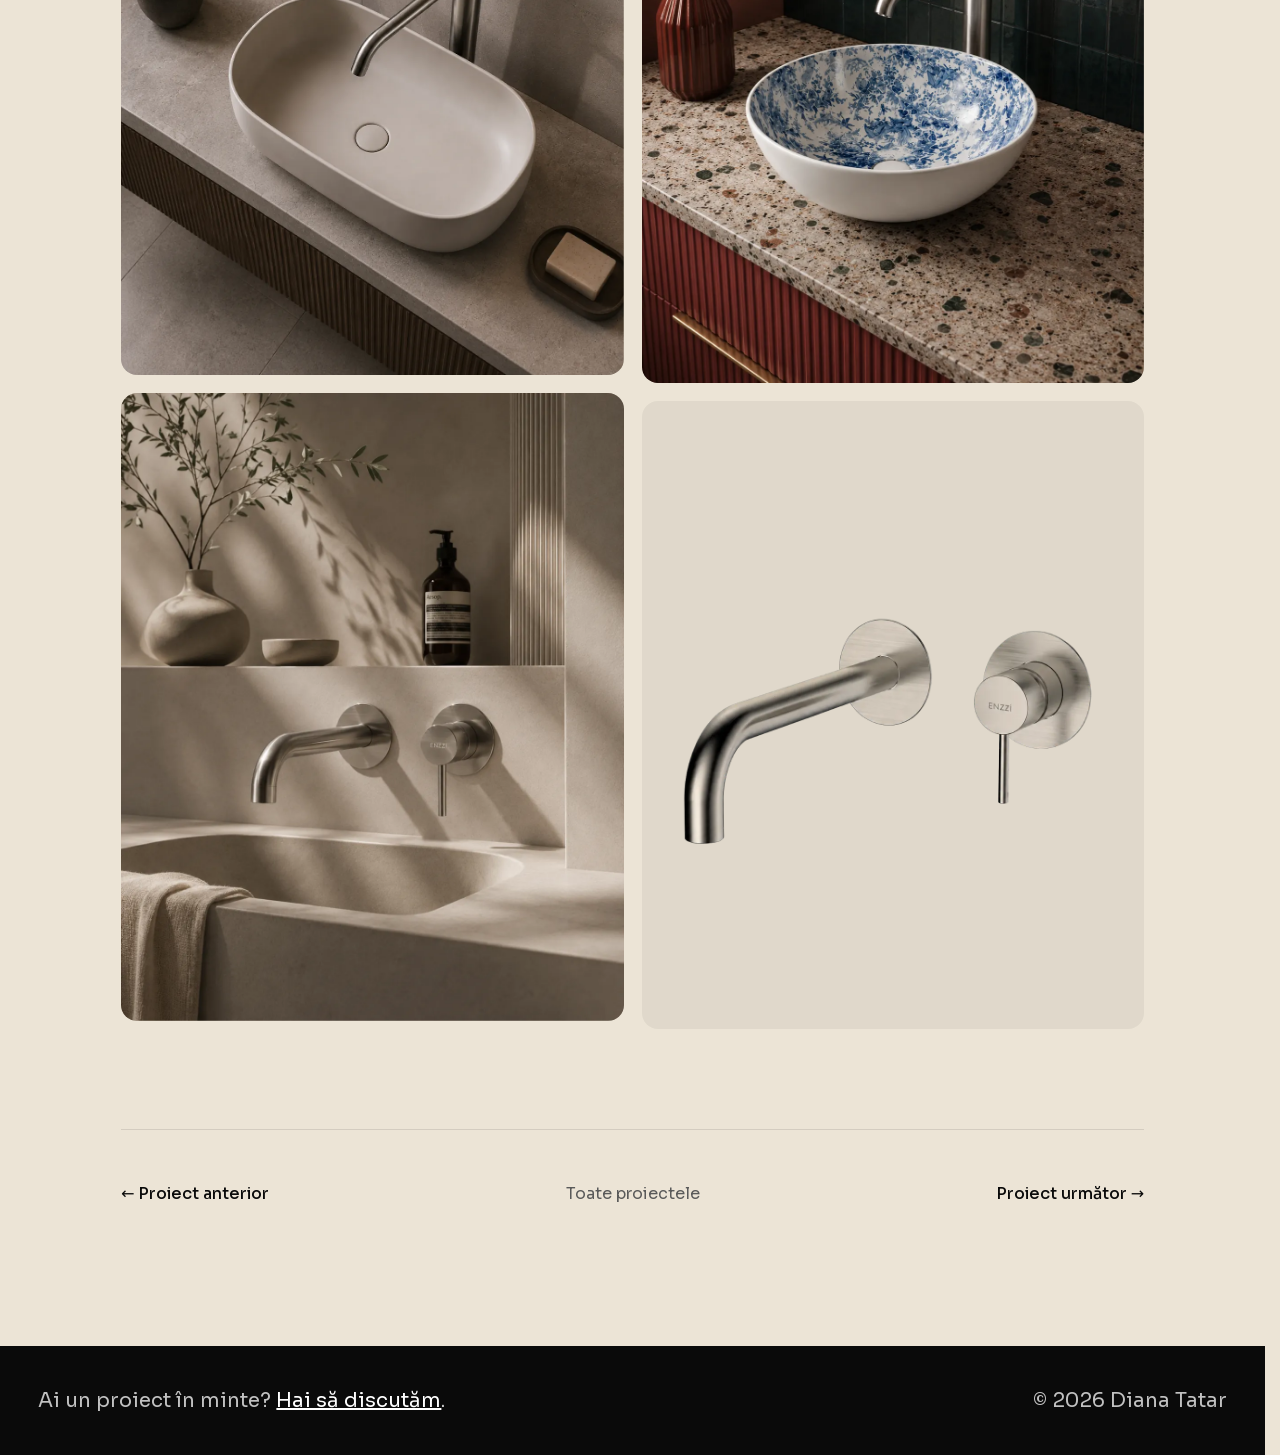
<file: proiecte/enzzi-ai/index.html>
<!DOCTYPE html>
<html lang="ro">
<head>
  <meta charset="UTF-8" />
  <meta name="viewport" content="width=device-width, initial-scale=1.0" />
  <meta name="theme-color" content="#0c0c0c" />
  <meta name="robots" content="index, follow" />

  <title>ENZZI — AI product content — Generare conținut cu AI | Diana Tatar</title>
  <meta name="description" content="Integrarea produsului în spațiu | Logo pe produs. Pentru brandul ENZZI am generat cu AI imagini de produs — baterii și obiecte sanitare — integrate în spații reale și scene de lifestyle, fără costurile unui shooting foto clasic." />
  <link rel="canonical" href="https://dianatatar.com/proiecte/enzzi-ai/" id="canonical-link" />

  <link rel="icon" type="image/svg+xml" href="/favicon.svg" />
  <link rel="apple-touch-icon" href="/favicon.svg" />

  <meta property="og:type" content="article" />
  <meta property="og:url" content="https://dianatatar.com/proiecte/enzzi-ai/" />
  <meta property="og:title" content="ENZZI — AI product content — Generare conținut cu AI | Diana Tatar" />
  <meta property="og:description" content="Integrarea produsului în spațiu | Logo pe produs. Pentru brandul ENZZI am generat cu AI imagini de produs — baterii și obiecte sanitare — integrate în spații reale și scene de lifestyle, fără costurile unui shooting foto clasic." />
  <meta property="og:image" content="https://dianatatar.com/assets/images/projects/enzzi-01.webp" />
  <meta property="og:locale" content="ro_RO" />
  <meta name="twitter:card" content="summary_large_image" />

  <link rel="preload" as="font" type="font/woff2" href="/assets/fonts/sora-latin.woff2" crossorigin />
  <link rel="preload" as="font" type="font/woff2" href="/assets/fonts/sora-latin-ext.woff2" crossorigin />
  <link rel="stylesheet" href="/styles.css" />
</head>
<body class="project-body">
  <canvas class="grainient grainient--global" data-grainient aria-hidden="true"></canvas>

  <header class="nav nav--dark container">
    <a href="/index.html#top" class="nav__brand">
      <span class="nav__brand-dot"></span>
      <span class="nav__brand-name">diana<em>tatar</em></span>
    </a>
    <nav class="nav__menu" aria-label="Meniu principal">
      <a href="/index.html#despre">Despre mine</a>
      <a href="/index.html#portofoliu">Portofoliu</a>
      <a href="/index.html#servicii">Servicii</a>
      <a href="/resurse.html">Resurse</a>
      <span class="nav__divider" aria-hidden="true"></span>
      <a href="/index.html#contact" class="nav__cta" data-cursor-label="Scrie-mi →"><span class="nav__cta-star">✶</span>Contactează-mă</a>
    </nav>

    <button class="nav__toggle" aria-label="Deschide meniul" aria-expanded="false">
      <span></span><span></span><span></span>
    </button>
  </header>

  <main class="project container" id="project" data-slug="enzzi-ai">
    <a href="/index.html#portofoliu" class="project__back">← Înapoi la portofoliu</a>

    <header class="project__header">
      <p class="project__cat" data-field="category">Generare conținut cu AI</p>
      <h1 class="display" data-field="title">ENZZI — AI product content</h1>
      <p class="project__sub" data-field="sub">Integrarea produsului în spațiu | Logo pe produs</p>
    </header>

    <figure class="project__cover">
      <img data-field="cover" src="/assets/images/projects/enzzi-01.webp" alt="Imagine de prezentare a proiectului" width="1650" height="1083" fetchpriority="high" />
    </figure>

    <section class="project__block">
      <h2><span>01</span> Context</h2>
      <p data-field="context">Pentru brandul ENZZI am generat cu AI imagini de produs — baterii și obiecte sanitare — integrate în spații reale și scene de lifestyle, fără costurile unui shooting foto clasic.</p>
    </section>

    <section class="project__block">
      <h2><span>02</span> Scopul</h2>
      <p data-field="goal">Vizualuri de calitate comercială: integrarea produsului în spațiu și aplicarea logo-ului direct pe produs, păstrând materialele, reflexiile și proporțiile fidele produsului real.</p>
    </section>

    <section class="project__block">
      <h2><span>03</span> Soluția</h2>
      <p data-field="solution">Workflow hibrid — generarea scenelor cu AI, aplicarea logo-ului pe produs, apoi retuș și corecții manuale pentru realism și consistență între imagini.</p>
    </section>

    <section class="project__block">
      <h2><span>04</span> Rezultatul</h2>
      <p data-field="result">Un set de imagini gata de utilizat în catalog și pe social media, produs într-un timp semnificativ mai scurt decât o producție foto clasică.</p>
    </section>

    <section class="project__gallery" data-field="gallery" hidden>
      <h2><span>05</span> Galerie</h2>
      <div class="project__gallery-grid"></div>
    </section>

    <nav class="project__nav">
      <a href="#" class="project__nav-item" data-rel="prev">← Proiect anterior</a>
      <a href="/index.html#portofoliu" class="project__nav-item project__nav-item--center">Toate proiectele</a>
      <a href="#" class="project__nav-item project__nav-item--next" data-rel="next">Proiect următor →</a>
    </nav>
  </main>

  <footer class="project__footer">
    <div class="container">
      <p>Ai un proiect în minte? <a href="/index.html#contact">Hai să discutăm</a>.</p>
      <p>© <span id="year"></span> Diana Tatar</p>
    </div>
  </footer>

  <div class="cursor" aria-hidden="true"></div>
  <div class="cursor__label" aria-hidden="true"></div>

  <script src="/projects-data.js" defer></script>
  <script src="/script.js" defer></script>

  <!-- Analytics — GoatCounter (gratuit, fara cookie-uri).
       Activare: cont pe https://www.goatcounter.com, inlocuieste CODE, decomenteaza.
  <script data-goatcounter="https://CODE.goatcounter.com/count" async src="//gc.zgo.at/count.js"></script>
  -->
</body>
</html>
</file>
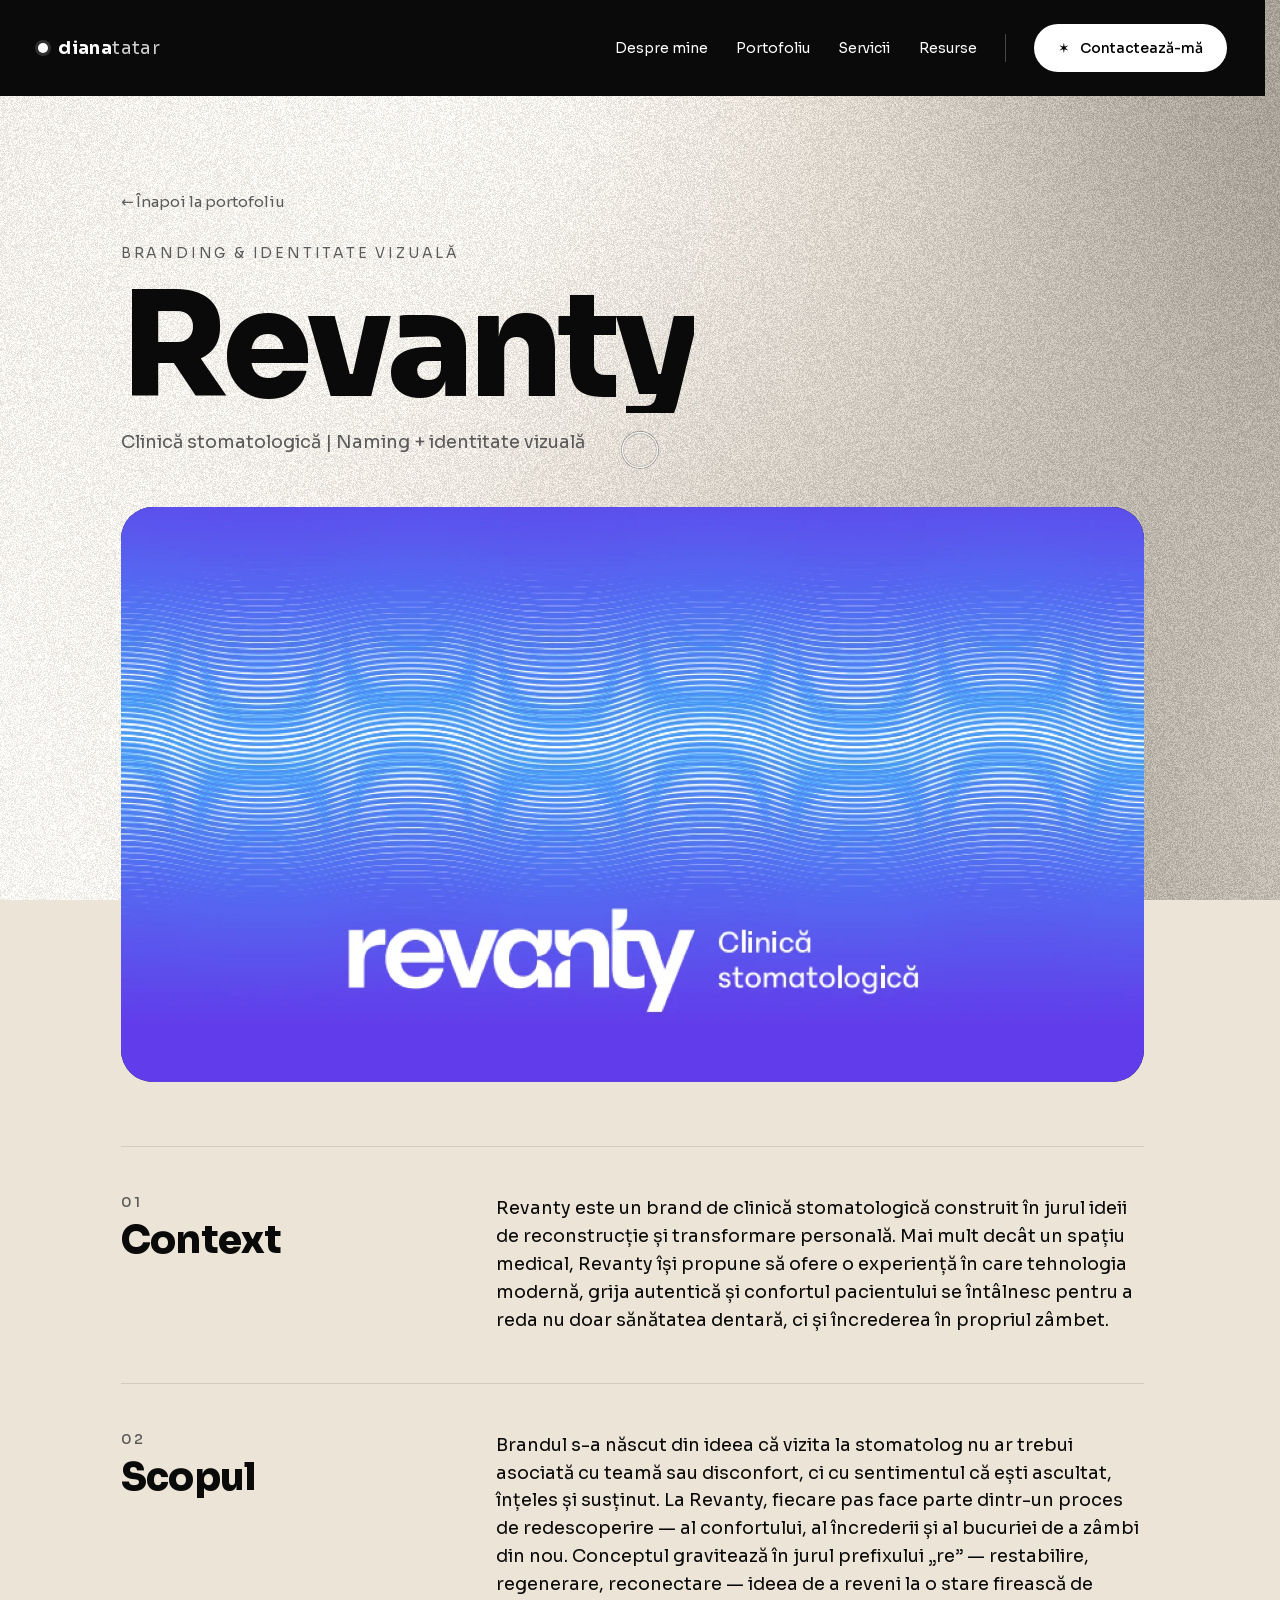
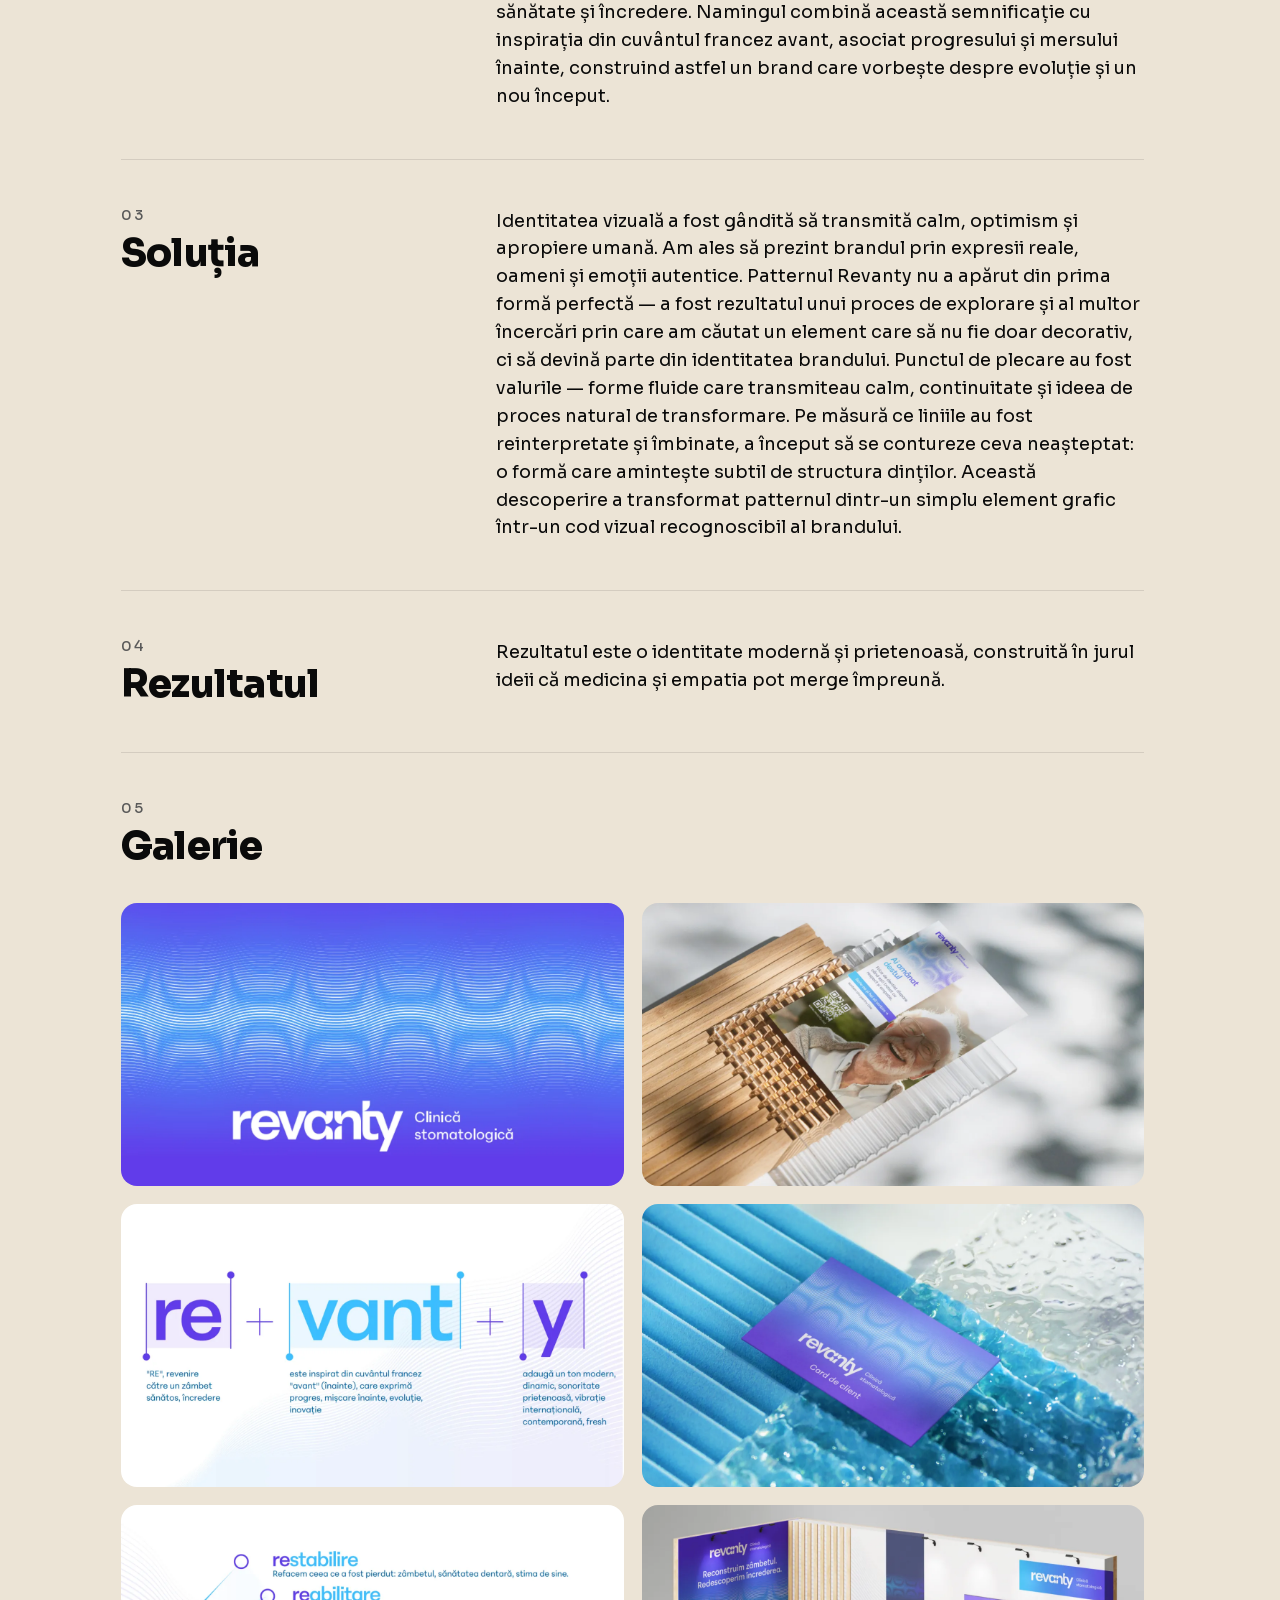
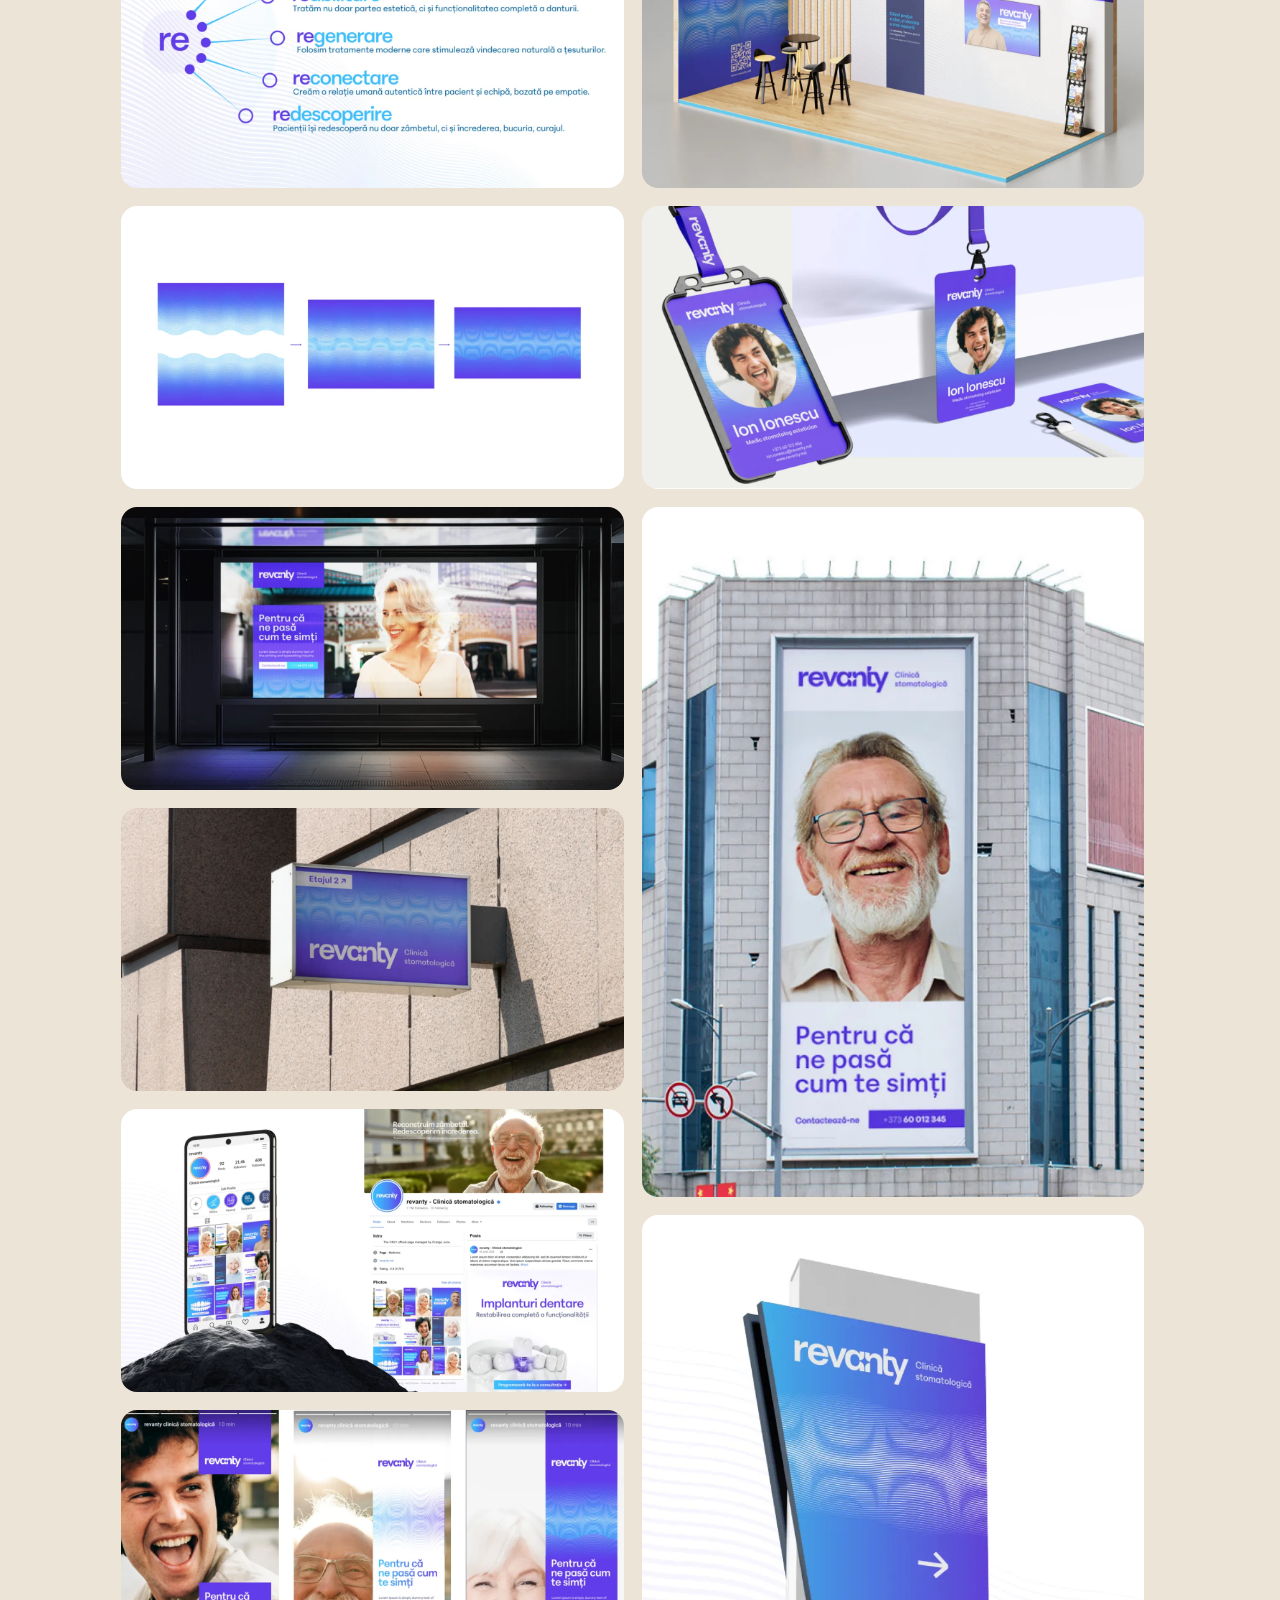
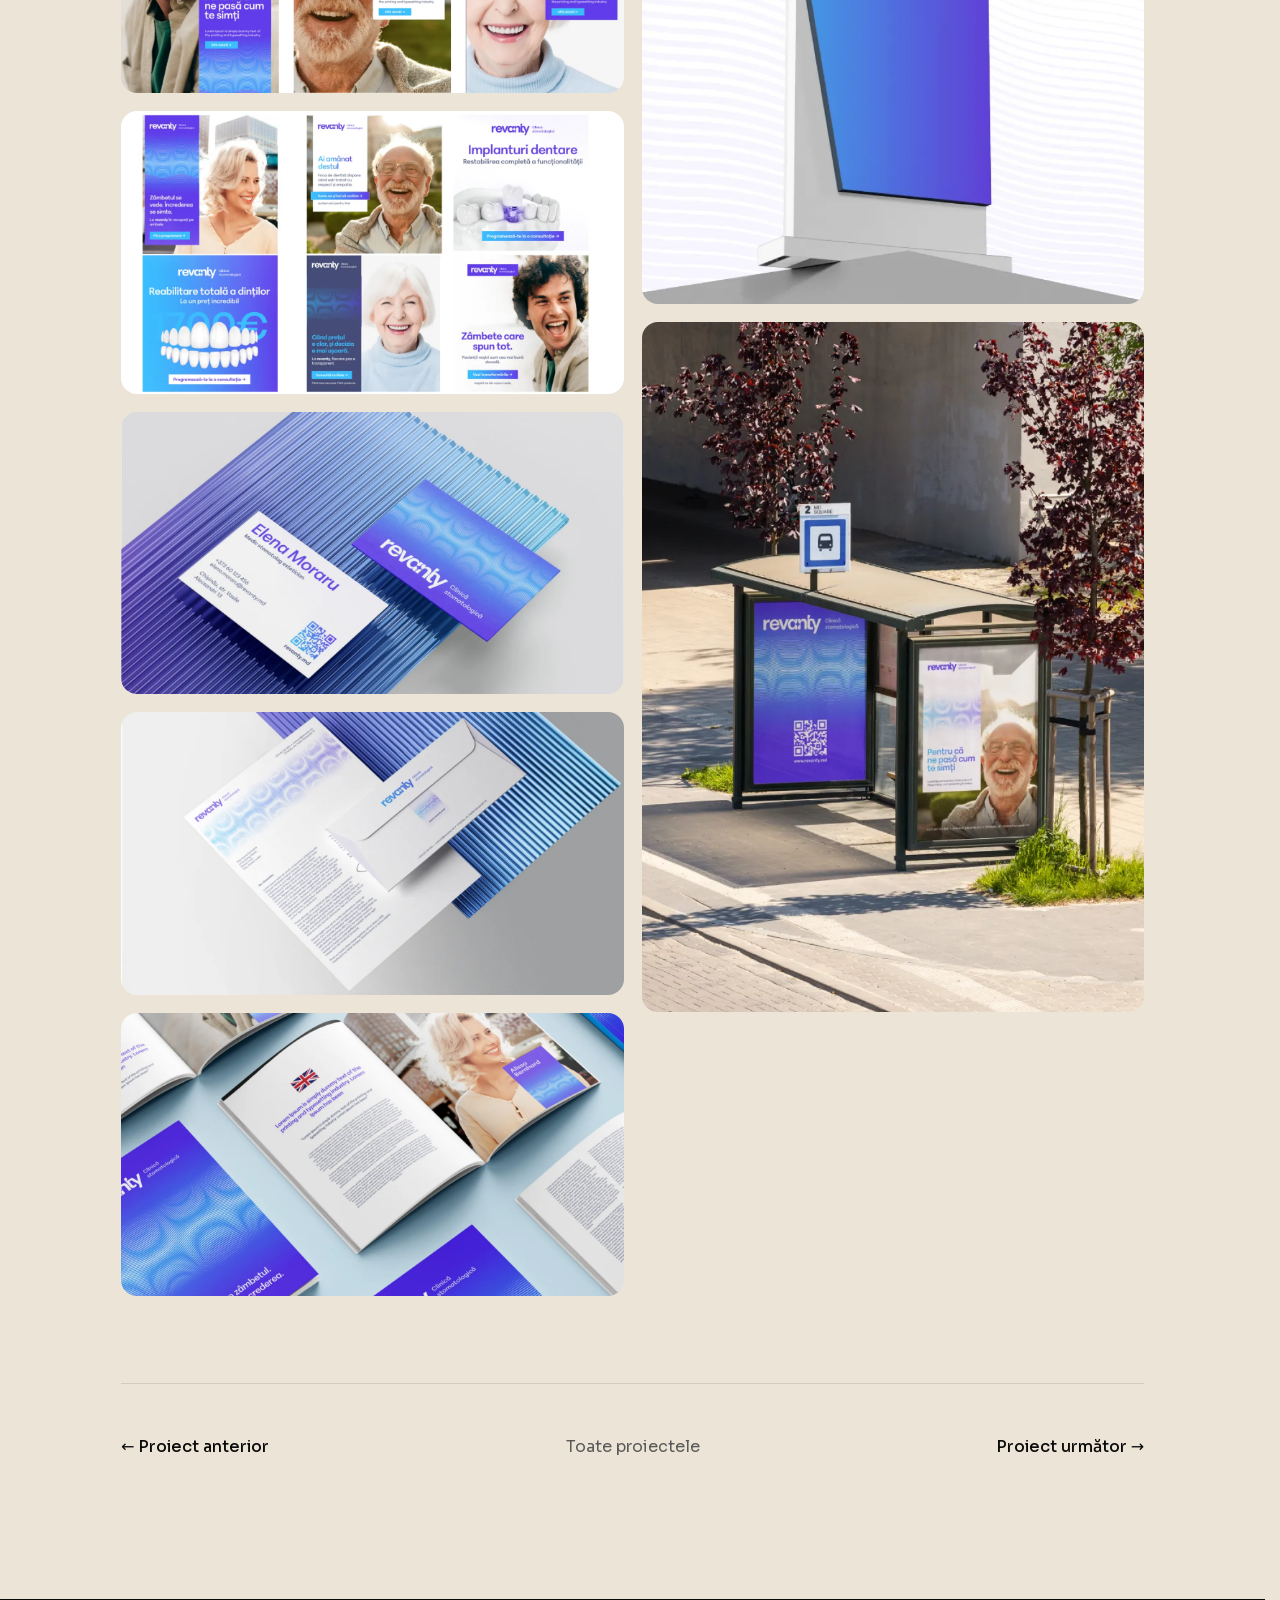
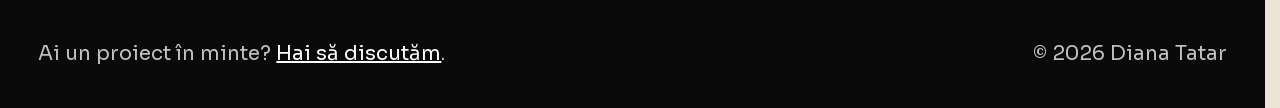
<file: proiecte/revanty/index.html>
<!DOCTYPE html>
<html lang="ro">
<head>
  <meta charset="UTF-8" />
  <meta name="viewport" content="width=device-width, initial-scale=1.0" />
  <meta name="theme-color" content="#0c0c0c" />
  <meta name="robots" content="index, follow" />

  <title>Revanty — Branding &amp; Identitate vizuală | Diana Tatar</title>
  <meta name="description" content="Clinică stomatologică | Naming + identitate vizuală. Revanty este un brand de clinică stomatologică construit în jurul ideii de reconstrucție și transformare personală. Mai mult decât un spațiu medical, Revanty își propune să ofere o experiență în…" />
  <link rel="canonical" href="https://dianatatar.com/proiecte/revanty/" id="canonical-link" />

  <link rel="icon" type="image/svg+xml" href="/favicon.svg" />
  <link rel="apple-touch-icon" href="/favicon.svg" />

  <meta property="og:type" content="article" />
  <meta property="og:url" content="https://dianatatar.com/proiecte/revanty/" />
  <meta property="og:title" content="Revanty — Branding &amp; Identitate vizuală | Diana Tatar" />
  <meta property="og:description" content="Clinică stomatologică | Naming + identitate vizuală. Revanty este un brand de clinică stomatologică construit în jurul ideii de reconstrucție și transformare personală. Mai mult decât un spațiu medical, Revanty își propune să ofere o experiență în…" />
  <meta property="og:image" content="https://dianatatar.com/assets/images/project-revanty.webp" />
  <meta property="og:locale" content="ro_RO" />
  <meta name="twitter:card" content="summary_large_image" />

  <link rel="preload" as="font" type="font/woff2" href="/assets/fonts/sora-latin.woff2" crossorigin />
  <link rel="preload" as="font" type="font/woff2" href="/assets/fonts/sora-latin-ext.woff2" crossorigin />
  <link rel="stylesheet" href="/styles.css" />
</head>
<body class="project-body">
  <canvas class="grainient grainient--global" data-grainient aria-hidden="true"></canvas>

  <header class="nav nav--dark container">
    <a href="/index.html#top" class="nav__brand">
      <span class="nav__brand-dot"></span>
      <span class="nav__brand-name">diana<em>tatar</em></span>
    </a>
    <nav class="nav__menu" aria-label="Meniu principal">
      <a href="/index.html#despre">Despre mine</a>
      <a href="/index.html#portofoliu">Portofoliu</a>
      <a href="/index.html#servicii">Servicii</a>
      <a href="/resurse.html">Resurse</a>
      <span class="nav__divider" aria-hidden="true"></span>
      <a href="/index.html#contact" class="nav__cta" data-cursor-label="Scrie-mi →"><span class="nav__cta-star">✶</span>Contactează-mă</a>
    </nav>

    <button class="nav__toggle" aria-label="Deschide meniul" aria-expanded="false">
      <span></span><span></span><span></span>
    </button>
  </header>

  <main class="project container" id="project" data-slug="revanty">
    <a href="/index.html#portofoliu" class="project__back">← Înapoi la portofoliu</a>

    <header class="project__header">
      <p class="project__cat" data-field="category">Branding &amp; Identitate vizuală</p>
      <h1 class="display" data-field="title">Revanty</h1>
      <p class="project__sub" data-field="sub">Clinică stomatologică | Naming + identitate vizuală</p>
    </header>

    <figure class="project__cover">
      <img data-field="cover" src="/assets/images/project-revanty.webp" alt="Imagine de prezentare a proiectului" width="1650" height="1083" fetchpriority="high" />
    </figure>

    <section class="project__block">
      <h2><span>01</span> Context</h2>
      <p data-field="context">Revanty este un brand de clinică stomatologică construit în jurul ideii de reconstrucție și transformare personală. Mai mult decât un spațiu medical, Revanty își propune să ofere o experiență în care tehnologia modernă, grija autentică și confortul pacientului se întâlnesc pentru a reda nu doar sănătatea dentară, ci și încrederea în propriul zâmbet.</p>
    </section>

    <section class="project__block">
      <h2><span>02</span> Scopul</h2>
      <p data-field="goal">Brandul s-a născut din ideea că vizita la stomatolog nu ar trebui asociată cu teamă sau disconfort, ci cu sentimentul că ești ascultat, înțeles și susținut. La Revanty, fiecare pas face parte dintr-un proces de redescoperire — al confortului, al încrederii și al bucuriei de a zâmbi din nou. Conceptul gravitează în jurul prefixului „re” — restabilire, regenerare, reconectare — ideea de a reveni la o stare firească de sănătate și încredere. Namingul combină această semnificație cu inspirația din cuvântul francez avant, asociat progresului și mersului înainte, construind astfel un brand care vorbește despre evoluție și un nou început.</p>
    </section>

    <section class="project__block">
      <h2><span>03</span> Soluția</h2>
      <p data-field="solution">Identitatea vizuală a fost gândită să transmită calm, optimism și apropiere umană. Am ales să prezint brandul prin expresii reale, oameni și emoții autentice. Patternul Revanty nu a apărut din prima formă perfectă — a fost rezultatul unui proces de explorare și al multor încercări prin care am căutat un element care să nu fie doar decorativ, ci să devină parte din identitatea brandului. Punctul de plecare au fost valurile — forme fluide care transmiteau calm, continuitate și ideea de proces natural de transformare. Pe măsură ce liniile au fost reinterpretate și îmbinate, a început să se contureze ceva neașteptat: o formă care amintește subtil de structura dinților. Această descoperire a transformat patternul dintr-un simplu element grafic într-un cod vizual recognoscibil al brandului.</p>
    </section>

    <section class="project__block">
      <h2><span>04</span> Rezultatul</h2>
      <p data-field="result">Rezultatul este o identitate modernă și prietenoasă, construită în jurul ideii că medicina și empatia pot merge împreună.</p>
    </section>

    <section class="project__gallery" data-field="gallery" hidden>
      <h2><span>05</span> Galerie</h2>
      <div class="project__gallery-grid"></div>
    </section>

    <nav class="project__nav">
      <a href="#" class="project__nav-item" data-rel="prev">← Proiect anterior</a>
      <a href="/index.html#portofoliu" class="project__nav-item project__nav-item--center">Toate proiectele</a>
      <a href="#" class="project__nav-item project__nav-item--next" data-rel="next">Proiect următor →</a>
    </nav>
  </main>

  <footer class="project__footer">
    <div class="container">
      <p>Ai un proiect în minte? <a href="/index.html#contact">Hai să discutăm</a>.</p>
      <p>© <span id="year"></span> Diana Tatar</p>
    </div>
  </footer>

  <div class="cursor" aria-hidden="true"></div>
  <div class="cursor__label" aria-hidden="true"></div>

  <script src="/projects-data.js" defer></script>
  <script src="/script.js" defer></script>

  <!-- Analytics — GoatCounter (gratuit, fara cookie-uri).
       Activare: cont pe https://www.goatcounter.com, inlocuieste CODE, decomenteaza.
  <script data-goatcounter="https://CODE.goatcounter.com/count" async src="//gc.zgo.at/count.js"></script>
  -->
</body>
</html>
</file>
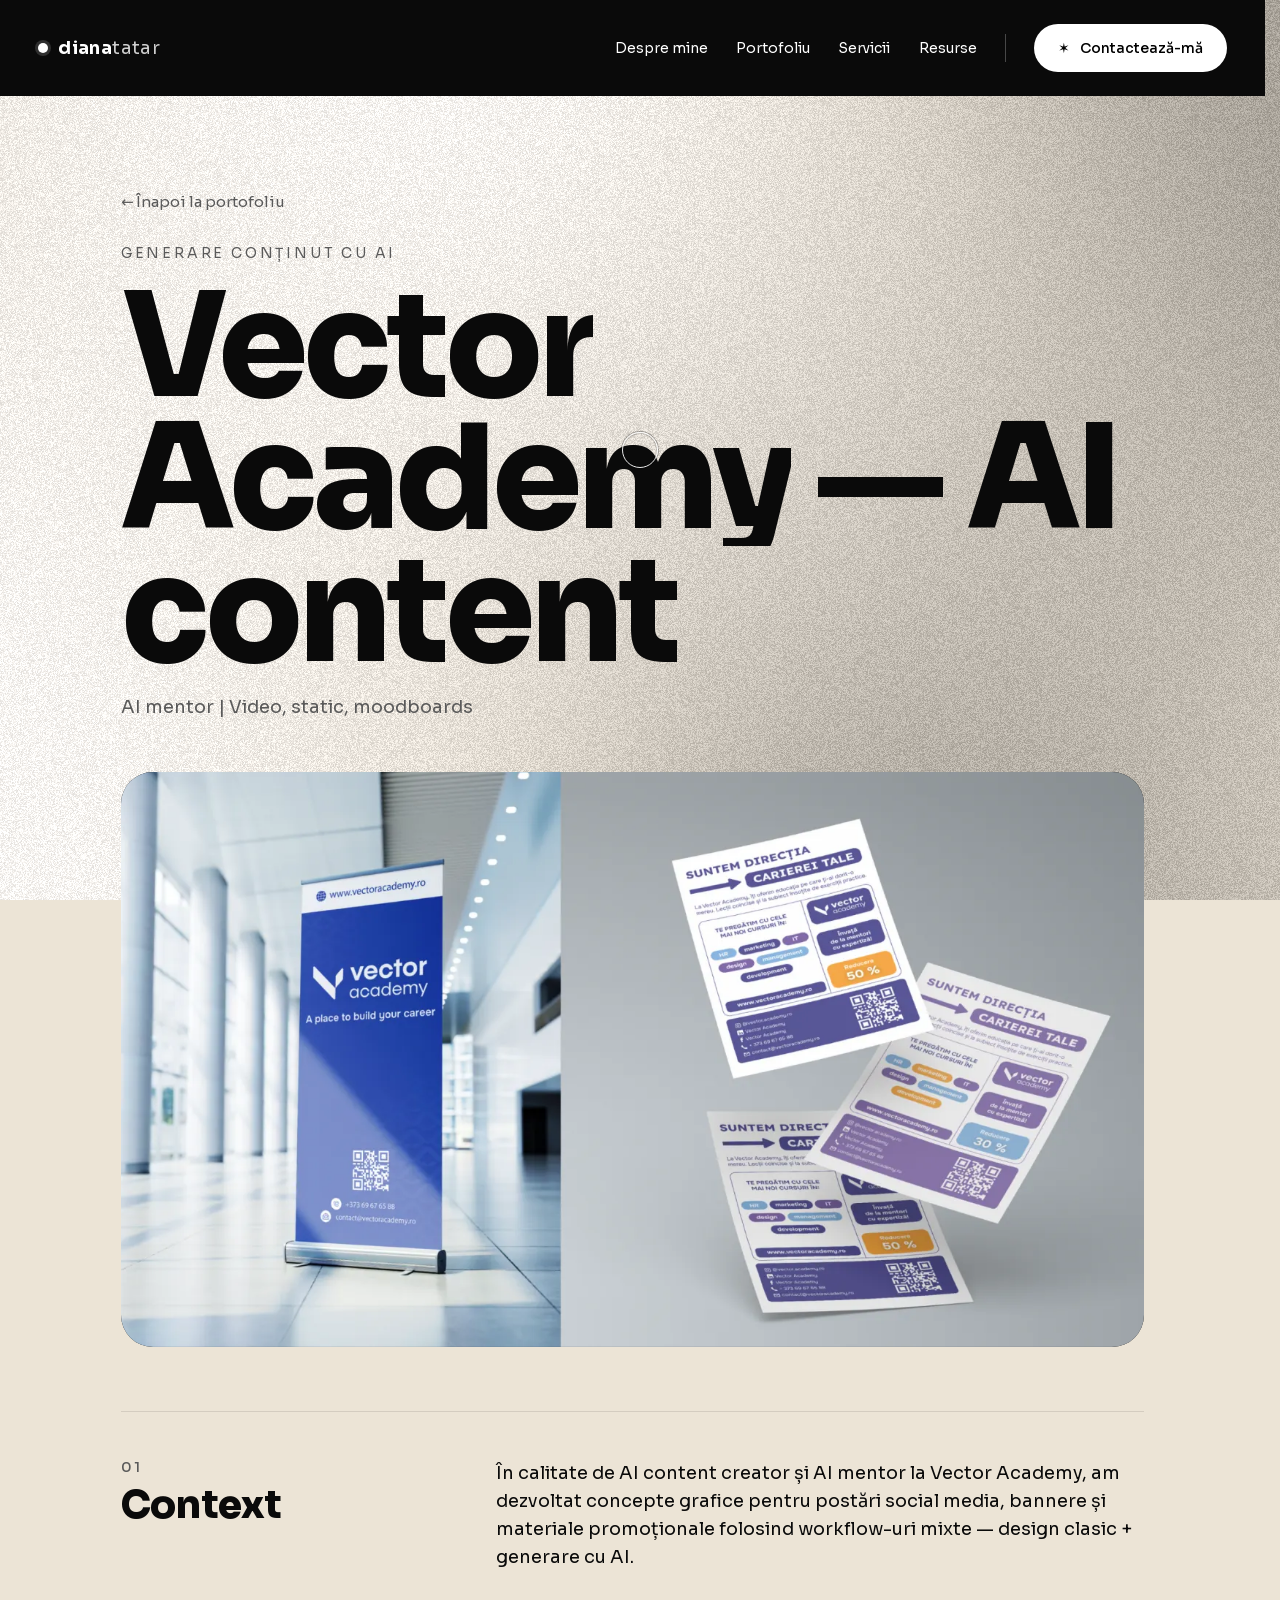
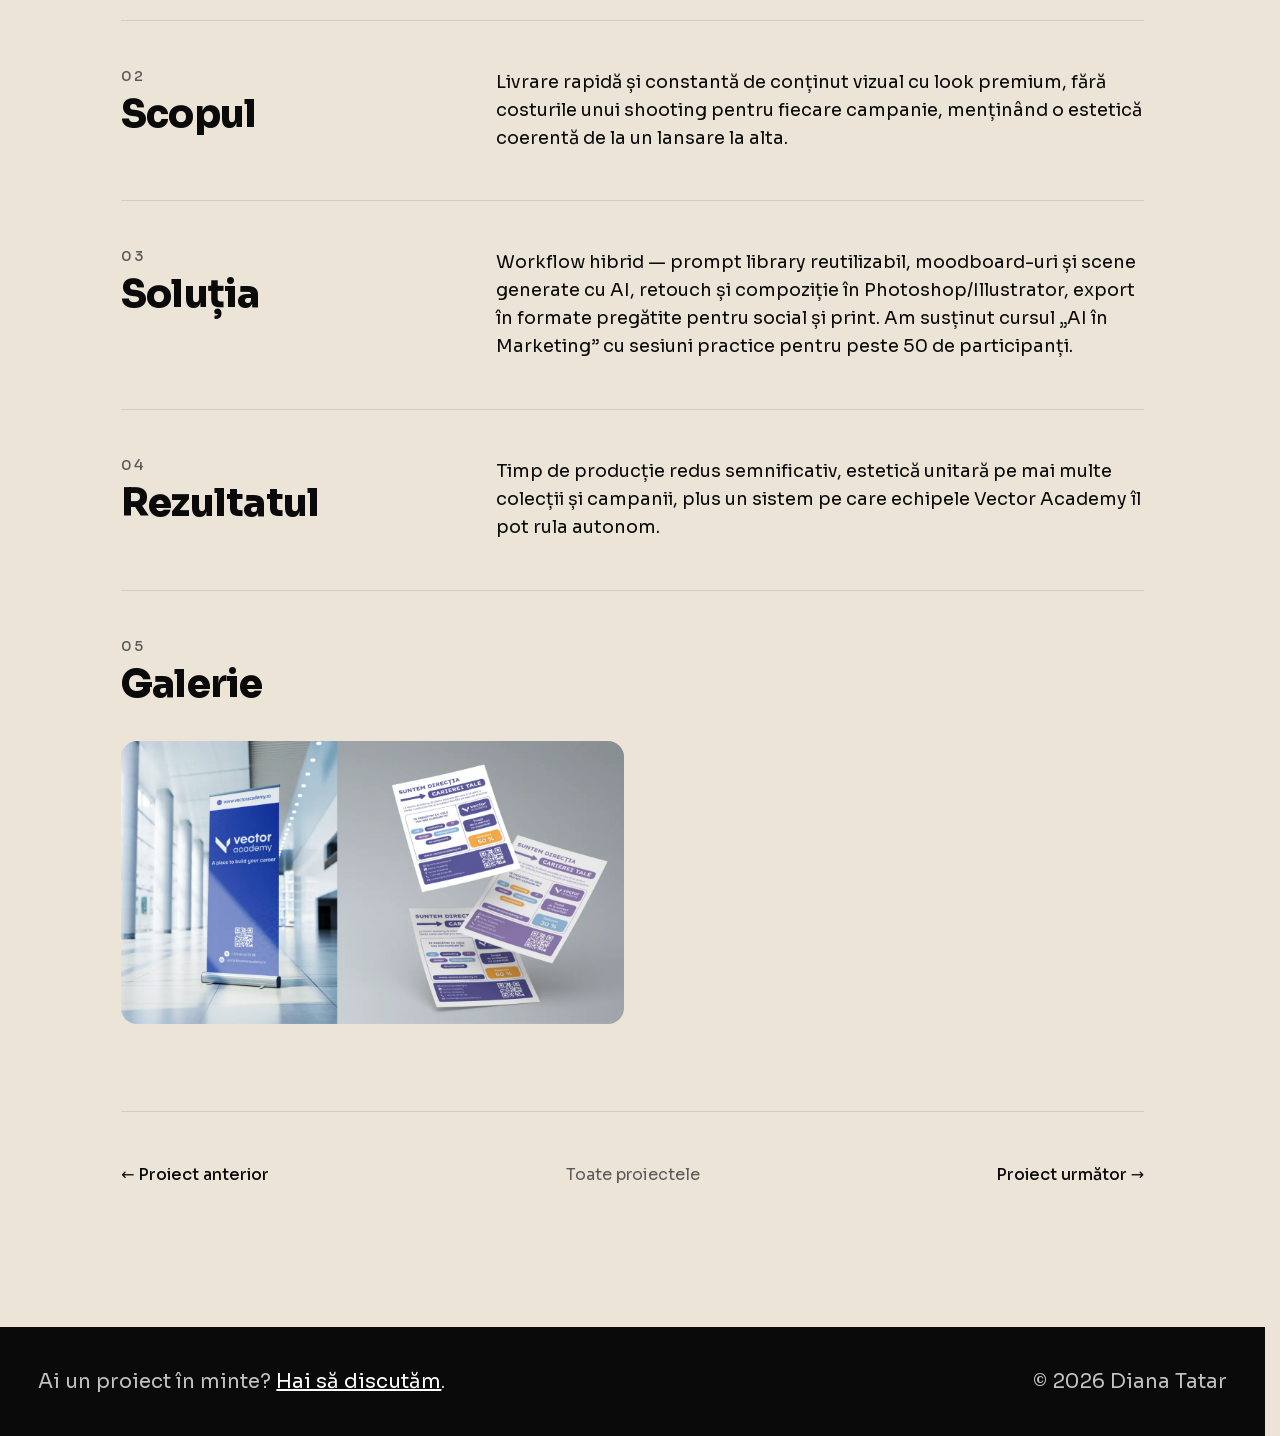
<file: proiecte/vector-academy-ai/index.html>
<!DOCTYPE html>
<html lang="ro">
<head>
  <meta charset="UTF-8" />
  <meta name="viewport" content="width=device-width, initial-scale=1.0" />
  <meta name="theme-color" content="#0c0c0c" />
  <meta name="robots" content="index, follow" />

  <title>Vector Academy — AI content — Generare conținut cu AI | Diana Tatar</title>
  <meta name="description" content="AI mentor | Video, static, moodboards. În calitate de AI content creator și AI mentor la Vector Academy, am dezvoltat concepte grafice pentru postări social media, bannere și materiale promoționale folosind workflow-uri mixte — design clasic + gen…" />
  <link rel="canonical" href="https://dianatatar.com/proiecte/vector-academy-ai/" id="canonical-link" />

  <link rel="icon" type="image/svg+xml" href="/favicon.svg" />
  <link rel="apple-touch-icon" href="/favicon.svg" />

  <meta property="og:type" content="article" />
  <meta property="og:url" content="https://dianatatar.com/proiecte/vector-academy-ai/" />
  <meta property="og:title" content="Vector Academy — AI content — Generare conținut cu AI | Diana Tatar" />
  <meta property="og:description" content="AI mentor | Video, static, moodboards. În calitate de AI content creator și AI mentor la Vector Academy, am dezvoltat concepte grafice pentru postări social media, bannere și materiale promoționale folosind workflow-uri mixte — design clasic + gen…" />
  <meta property="og:image" content="https://dianatatar.com/assets/images/projects/vector-print-01.webp" />
  <meta property="og:locale" content="ro_RO" />
  <meta name="twitter:card" content="summary_large_image" />

  <link rel="preload" as="font" type="font/woff2" href="/assets/fonts/sora-latin.woff2" crossorigin />
  <link rel="preload" as="font" type="font/woff2" href="/assets/fonts/sora-latin-ext.woff2" crossorigin />
  <link rel="stylesheet" href="/styles.css" />
</head>
<body class="project-body">
  <canvas class="grainient grainient--global" data-grainient aria-hidden="true"></canvas>

  <header class="nav nav--dark container">
    <a href="/index.html#top" class="nav__brand">
      <span class="nav__brand-dot"></span>
      <span class="nav__brand-name">diana<em>tatar</em></span>
    </a>
    <nav class="nav__menu" aria-label="Meniu principal">
      <a href="/index.html#despre">Despre mine</a>
      <a href="/index.html#portofoliu">Portofoliu</a>
      <a href="/index.html#servicii">Servicii</a>
      <a href="/resurse.html">Resurse</a>
      <span class="nav__divider" aria-hidden="true"></span>
      <a href="/index.html#contact" class="nav__cta" data-cursor-label="Scrie-mi →"><span class="nav__cta-star">✶</span>Contactează-mă</a>
    </nav>

    <button class="nav__toggle" aria-label="Deschide meniul" aria-expanded="false">
      <span></span><span></span><span></span>
    </button>
  </header>

  <main class="project container" id="project" data-slug="vector-academy-ai">
    <a href="/index.html#portofoliu" class="project__back">← Înapoi la portofoliu</a>

    <header class="project__header">
      <p class="project__cat" data-field="category">Generare conținut cu AI</p>
      <h1 class="display" data-field="title">Vector Academy — AI content</h1>
      <p class="project__sub" data-field="sub">AI mentor | Video, static, moodboards</p>
    </header>

    <figure class="project__cover">
      <img data-field="cover" src="/assets/images/projects/vector-print-01.webp" alt="Imagine de prezentare a proiectului" width="1650" height="1083" fetchpriority="high" />
    </figure>

    <section class="project__block">
      <h2><span>01</span> Context</h2>
      <p data-field="context">În calitate de AI content creator și AI mentor la Vector Academy, am dezvoltat concepte grafice pentru postări social media, bannere și materiale promoționale folosind workflow-uri mixte — design clasic + generare cu AI.</p>
    </section>

    <section class="project__block">
      <h2><span>02</span> Scopul</h2>
      <p data-field="goal">Livrare rapidă și constantă de conținut vizual cu look premium, fără costurile unui shooting pentru fiecare campanie, menținând o estetică coerentă de la un lansare la alta.</p>
    </section>

    <section class="project__block">
      <h2><span>03</span> Soluția</h2>
      <p data-field="solution">Workflow hibrid — prompt library reutilizabil, moodboard-uri și scene generate cu AI, retouch și compoziție în Photoshop/Illustrator, export în formate pregătite pentru social și print. Am susținut cursul „AI în Marketing” cu sesiuni practice pentru peste 50 de participanți.</p>
    </section>

    <section class="project__block">
      <h2><span>04</span> Rezultatul</h2>
      <p data-field="result">Timp de producție redus semnificativ, estetică unitară pe mai multe colecții și campanii, plus un sistem pe care echipele Vector Academy îl pot rula autonom.</p>
    </section>

    <section class="project__gallery" data-field="gallery" hidden>
      <h2><span>05</span> Galerie</h2>
      <div class="project__gallery-grid"></div>
    </section>

    <nav class="project__nav">
      <a href="#" class="project__nav-item" data-rel="prev">← Proiect anterior</a>
      <a href="/index.html#portofoliu" class="project__nav-item project__nav-item--center">Toate proiectele</a>
      <a href="#" class="project__nav-item project__nav-item--next" data-rel="next">Proiect următor →</a>
    </nav>
  </main>

  <footer class="project__footer">
    <div class="container">
      <p>Ai un proiect în minte? <a href="/index.html#contact">Hai să discutăm</a>.</p>
      <p>© <span id="year"></span> Diana Tatar</p>
    </div>
  </footer>

  <div class="cursor" aria-hidden="true"></div>
  <div class="cursor__label" aria-hidden="true"></div>

  <script src="/projects-data.js" defer></script>
  <script src="/script.js" defer></script>

  <!-- Analytics — GoatCounter (gratuit, fara cookie-uri).
       Activare: cont pe https://www.goatcounter.com, inlocuieste CODE, decomenteaza.
  <script data-goatcounter="https://CODE.goatcounter.com/count" async src="//gc.zgo.at/count.js"></script>
  -->
</body>
</html>
</file>
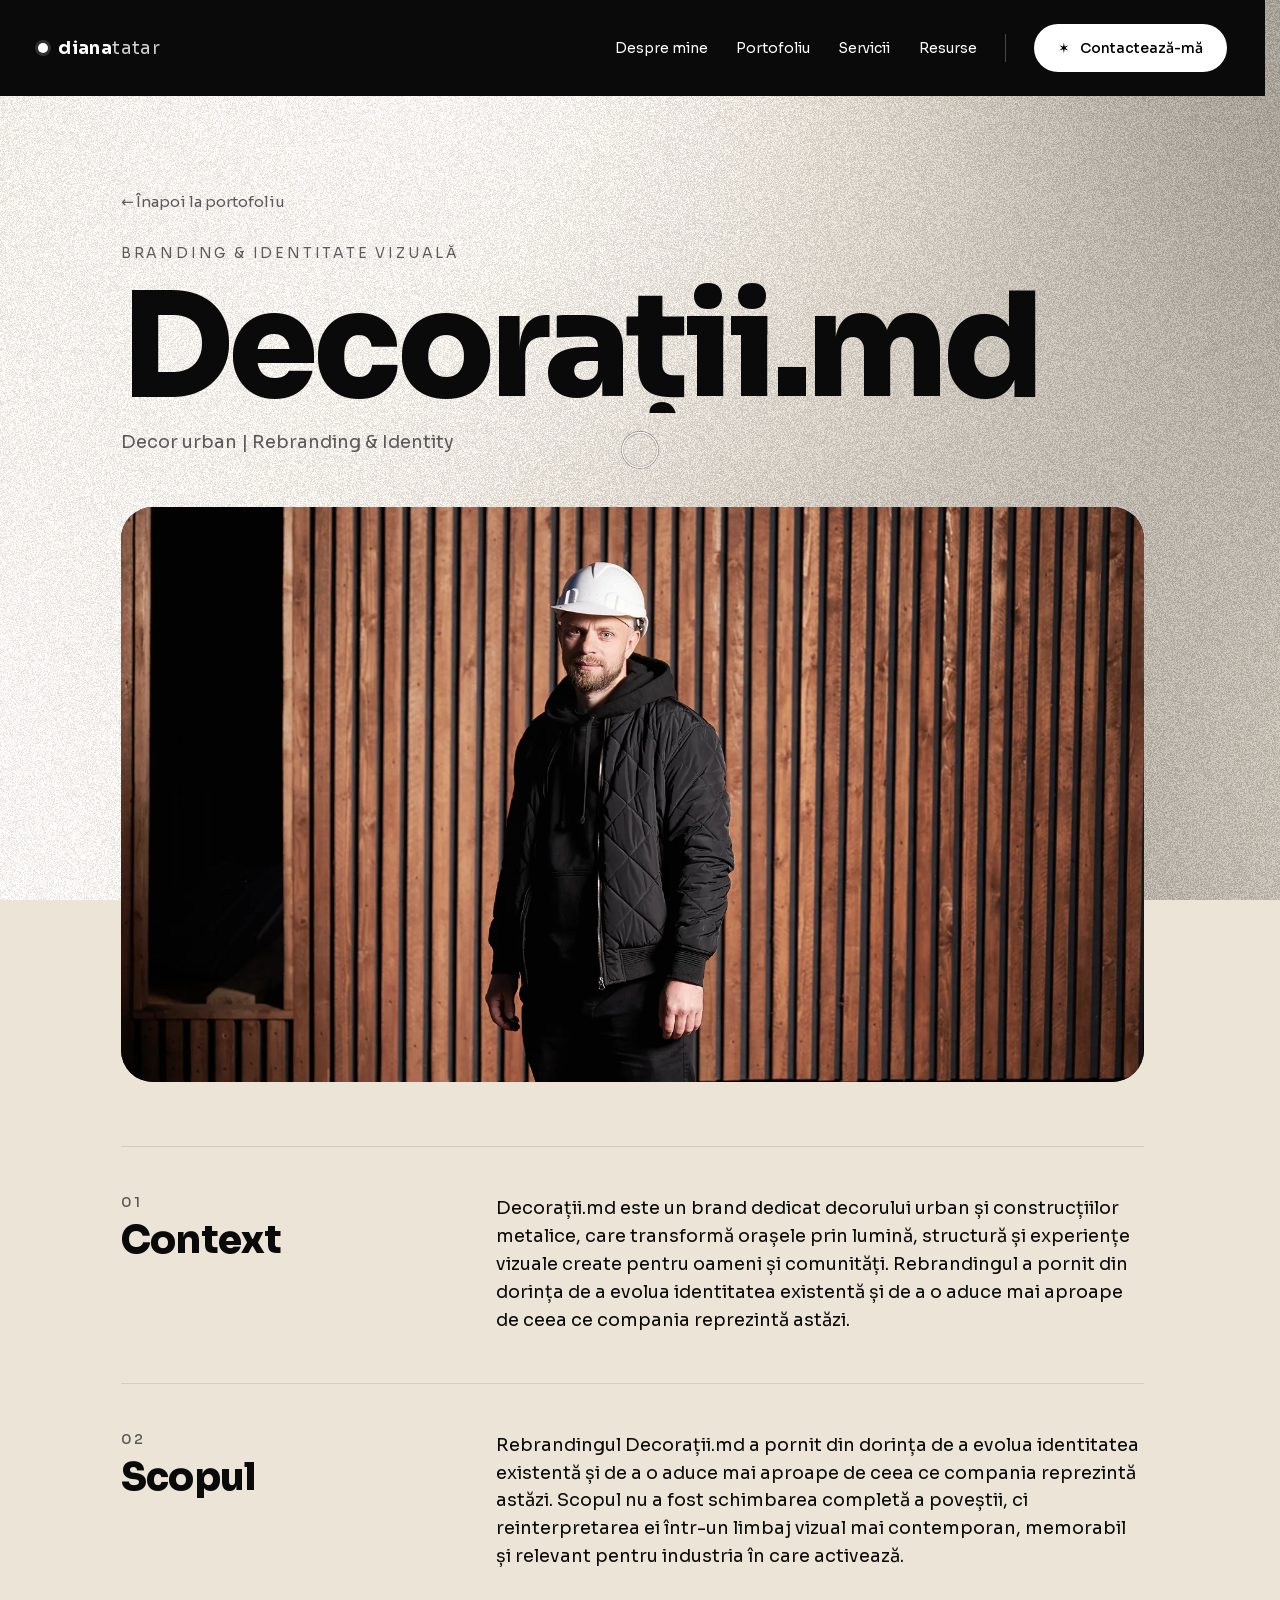
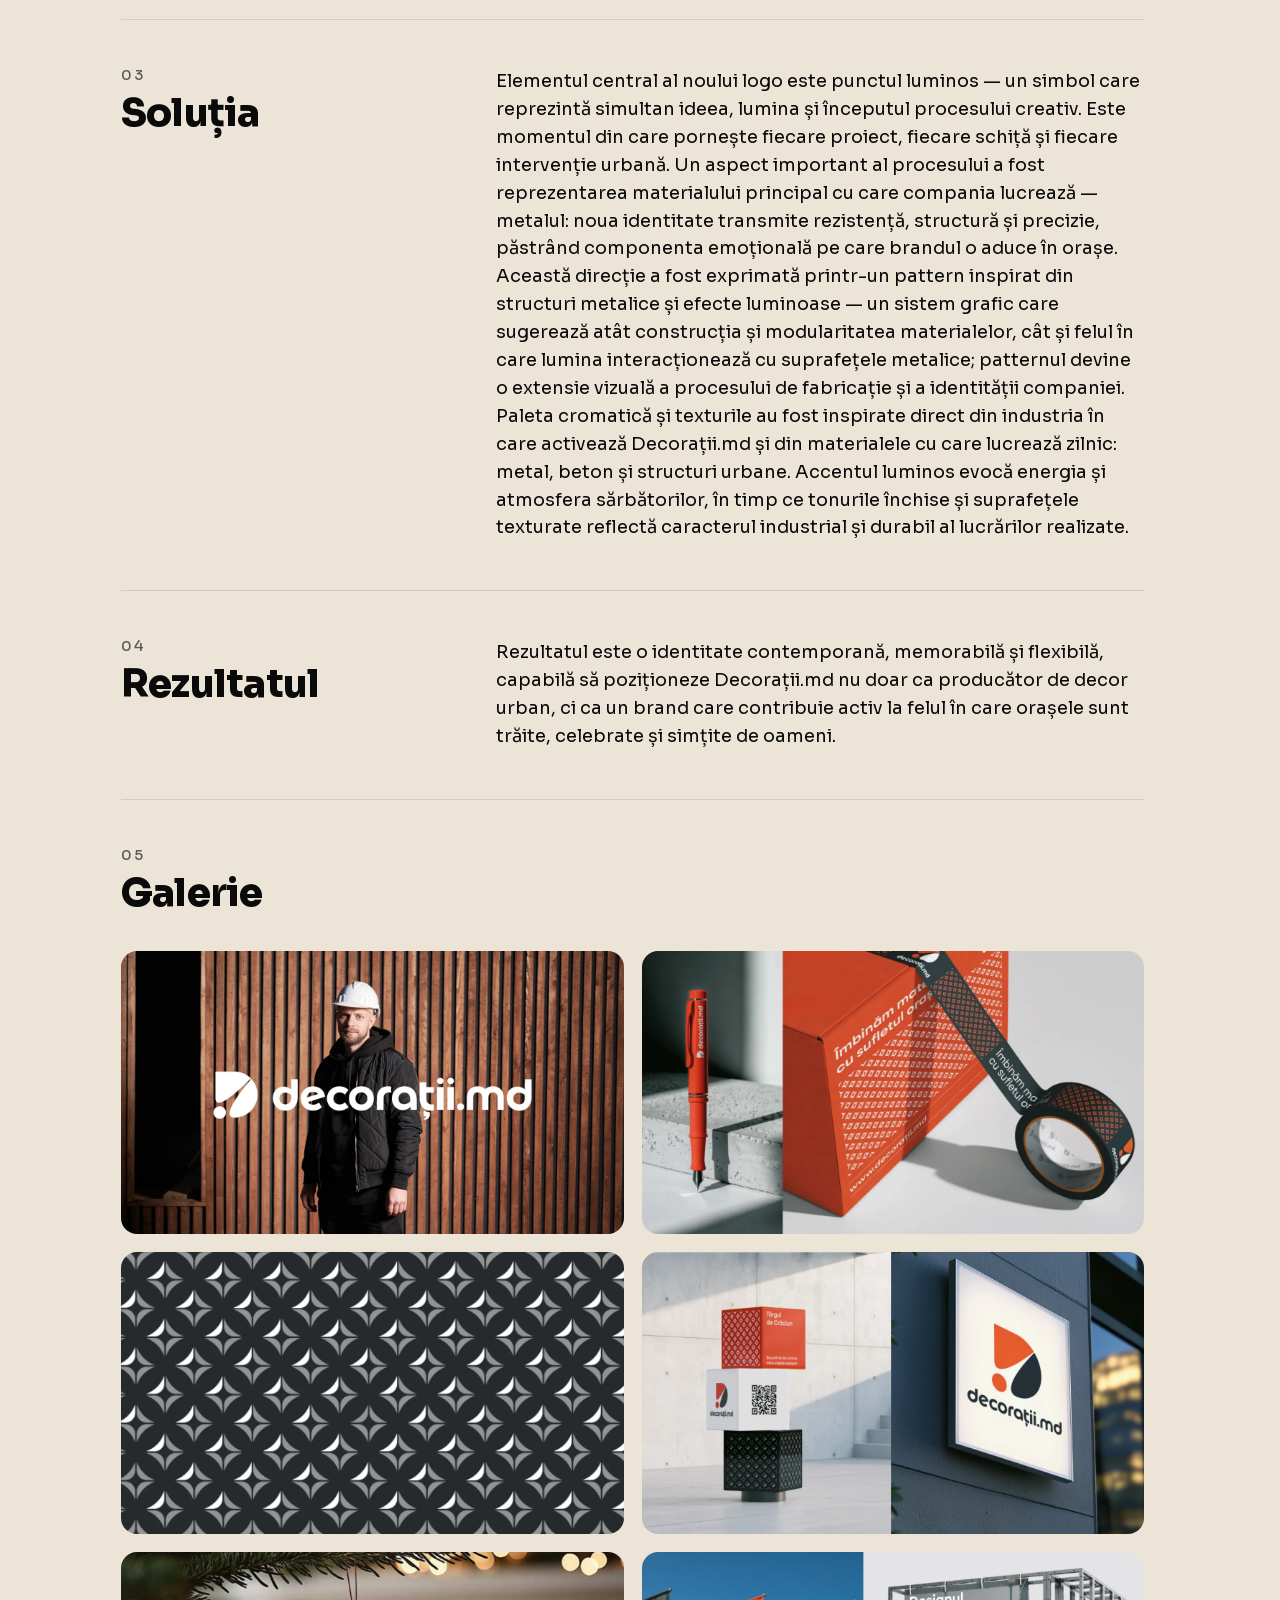
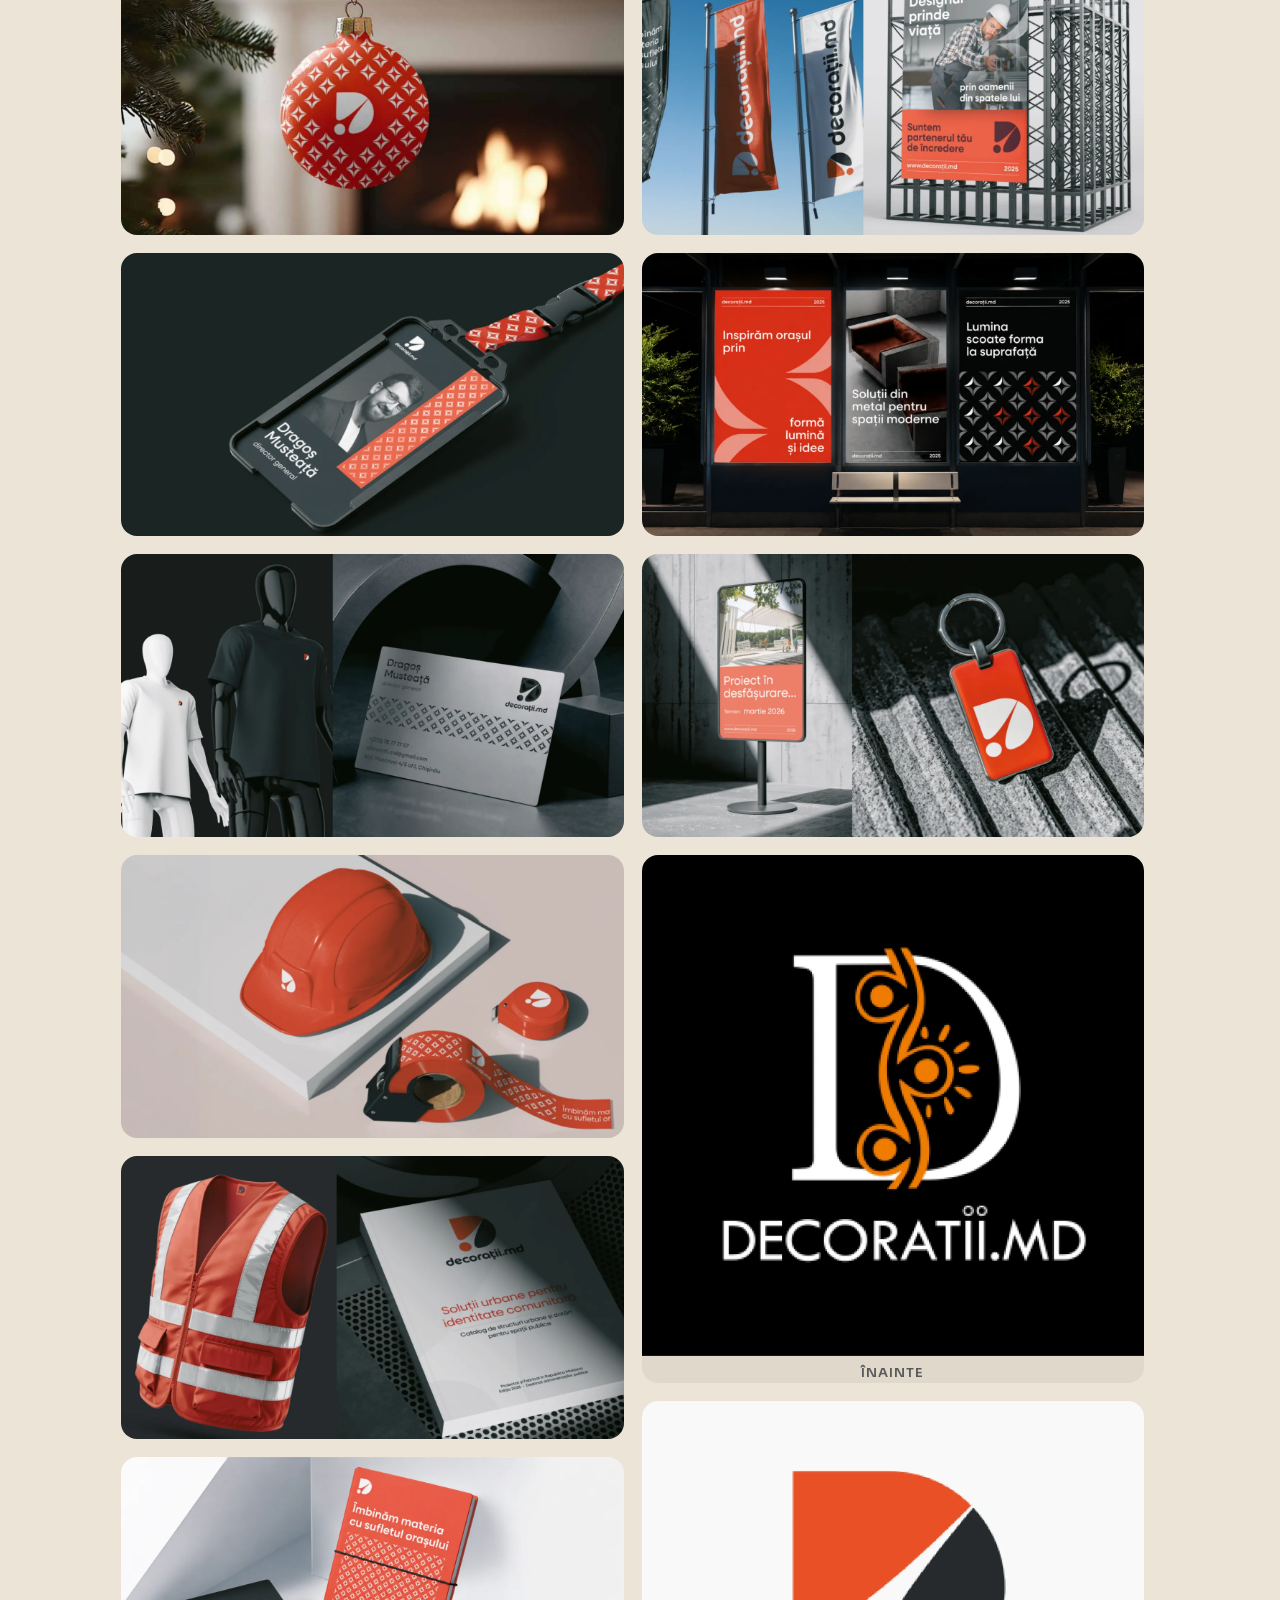
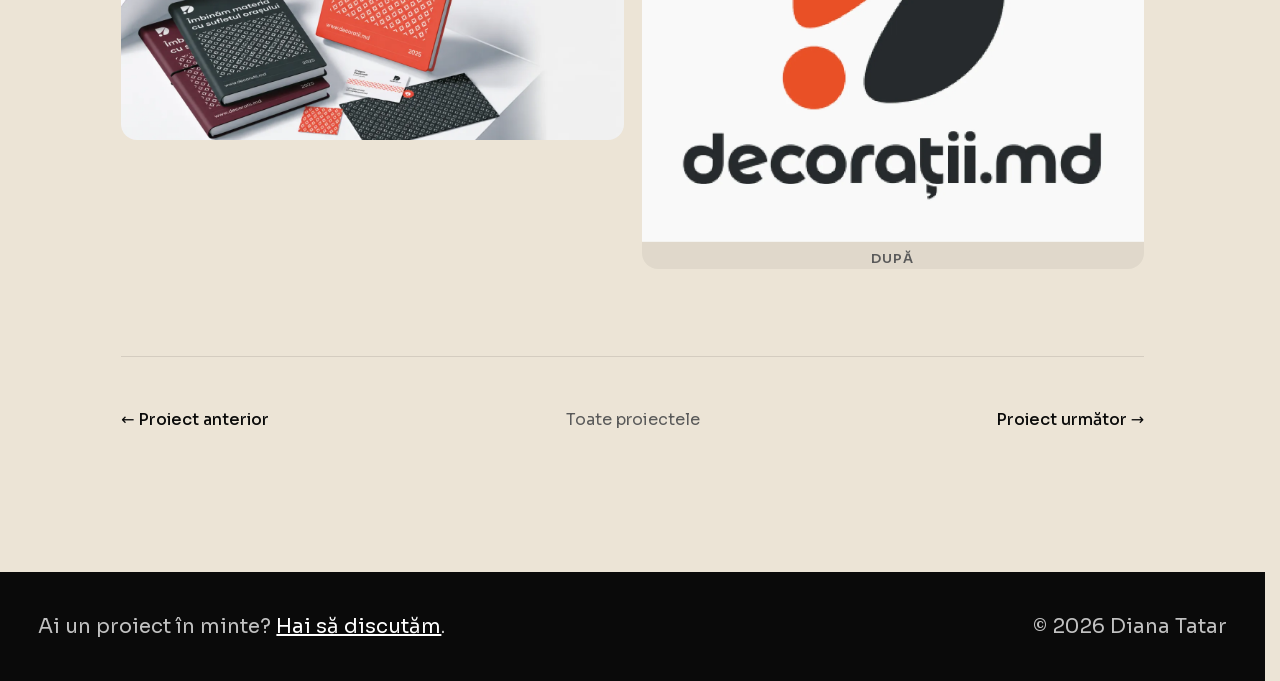
<file: proiect.html>
<!DOCTYPE html>
<html lang="ro">
<head>
  <meta charset="UTF-8" />
  <meta name="viewport" content="width=device-width, initial-scale=1.0" />
  <meta name="theme-color" content="#0c0c0c" />
  <meta name="robots" content="index, follow" />

  <title>Proiect — Diana Tatar</title>
  <meta name="description" content="Detalii proiect — Diana Tatar, graphic designer și Generative AI designer." />
  <link rel="canonical" href="https://dianatatar.com/proiect.html" id="canonical-link" />

  <link rel="icon" type="image/svg+xml" href="favicon.svg" />
  <link rel="apple-touch-icon" href="favicon.svg" />

  <meta property="og:type" content="article" />
  <meta property="og:url" content="https://dianatatar.com/proiect.html" />
  <meta property="og:title" content="Proiect — Diana Tatar" />
  <meta property="og:description" content="Detalii proiect — Diana Tatar, graphic designer și Generative AI designer." />
  <meta property="og:image" content="https://dianatatar.com/assets/images/about.webp" />
  <meta property="og:locale" content="ro_RO" />
  <meta name="twitter:card" content="summary_large_image" />

  <link rel="preload" as="font" type="font/woff2" href="/assets/fonts/sora-latin.woff2" crossorigin />
  <link rel="preload" as="font" type="font/woff2" href="/assets/fonts/sora-latin-ext.woff2" crossorigin />
  <link rel="stylesheet" href="styles.css" />
</head>
<body class="project-body">
  <canvas class="grainient grainient--global" data-grainient aria-hidden="true"></canvas>

  <header class="nav nav--dark container">
    <a href="index.html#top" class="nav__brand">
      <span class="nav__brand-dot"></span>
      <span class="nav__brand-name">diana<em>tatar</em></span>
    </a>
    <nav class="nav__menu" aria-label="Meniu principal">
      <a href="index.html#despre">Despre mine</a>
      <a href="index.html#portofoliu">Portofoliu</a>
      <a href="index.html#servicii">Servicii</a>
      <a href="resurse.html">Resurse</a>
      <span class="nav__divider" aria-hidden="true"></span>
      <a href="index.html#contact" class="nav__cta" data-cursor-label="Scrie-mi →"><span class="nav__cta-star">✶</span>Contactează-mă</a>
    </nav>

    <button class="nav__toggle" aria-label="Deschide meniul" aria-expanded="false">
      <span></span><span></span><span></span>
    </button>
  </header>

  <main class="project container" id="project">
    <a href="index.html#portofoliu" class="project__back">← Înapoi la portofoliu</a>

    <header class="project__header">
      <p class="project__cat" data-field="category">Branding</p>
      <h1 class="display" data-field="title">Proiect</h1>
      <p class="project__sub" data-field="sub">Subtitlu / domeniu</p>
    </header>

    <figure class="project__cover">
      <img data-field="cover" src="assets/images/project-01.webp" alt="Imagine de prezentare a proiectului" width="1650" height="1083" fetchpriority="high" />
    </figure>

    <section class="project__block">
      <h2><span>01</span> Context</h2>
      <p data-field="context">
        Ce brand / tip de proiect este (ex: branding, social media, identitate vizuală).
        Această informație se va actualiza cu descrierea specifică fiecărui proiect.
      </p>
    </section>

    <section class="project__block">
      <h2><span>02</span> Scopul</h2>
      <p data-field="goal">
        Ce trebuia rezolvat — claritate, imagine nouă, coerență — și ce provocare
        a adus proiectul.
      </p>
    </section>

    <section class="project__block">
      <h2><span>03</span> Soluția</h2>
      <p data-field="solution">
        Ce am făcut concret — concept, identitate, design, organizarea sistemului vizual,
        decizii cheie luate în timpul procesului.
      </p>
    </section>

    <section class="project__block">
      <h2><span>04</span> Rezultatul</h2>
      <p data-field="result">
        Ce a obținut clientul — claritate, imagine coerentă, impact vizual —
        și cum a fost primită soluția de audiență.
      </p>
    </section>

    <section class="project__gallery" data-field="gallery" hidden>
      <h2><span>05</span> Galerie</h2>
      <div class="project__gallery-grid"></div>
    </section>

    <nav class="project__nav">
      <a href="#" class="project__nav-item" data-rel="prev">← Proiect anterior</a>
      <a href="index.html#portofoliu" class="project__nav-item project__nav-item--center">Toate proiectele</a>
      <a href="#" class="project__nav-item project__nav-item--next" data-rel="next">Proiect următor →</a>
    </nav>
  </main>

  <footer class="project__footer">
    <div class="container">
      <p>Ai un proiect în minte? <a href="index.html#contact">Hai să discutăm</a>.</p>
      <p>© <span id="year"></span> Diana Tatar</p>
    </div>
  </footer>

  <div class="cursor" aria-hidden="true"></div>
  <div class="cursor__label" aria-hidden="true"></div>

  <script src="projects-data.js" defer></script>
  <script src="script.js" defer></script>

  <!-- Analytics — GoatCounter (gratuit, fara cookie-uri).
       Activare: cont pe https://www.goatcounter.com, inlocuieste CODE, decomenteaza.
  <script data-goatcounter="https://CODE.goatcounter.com/count" async src="//gc.zgo.at/count.js"></script>
  -->
</body>
</html>
</file>
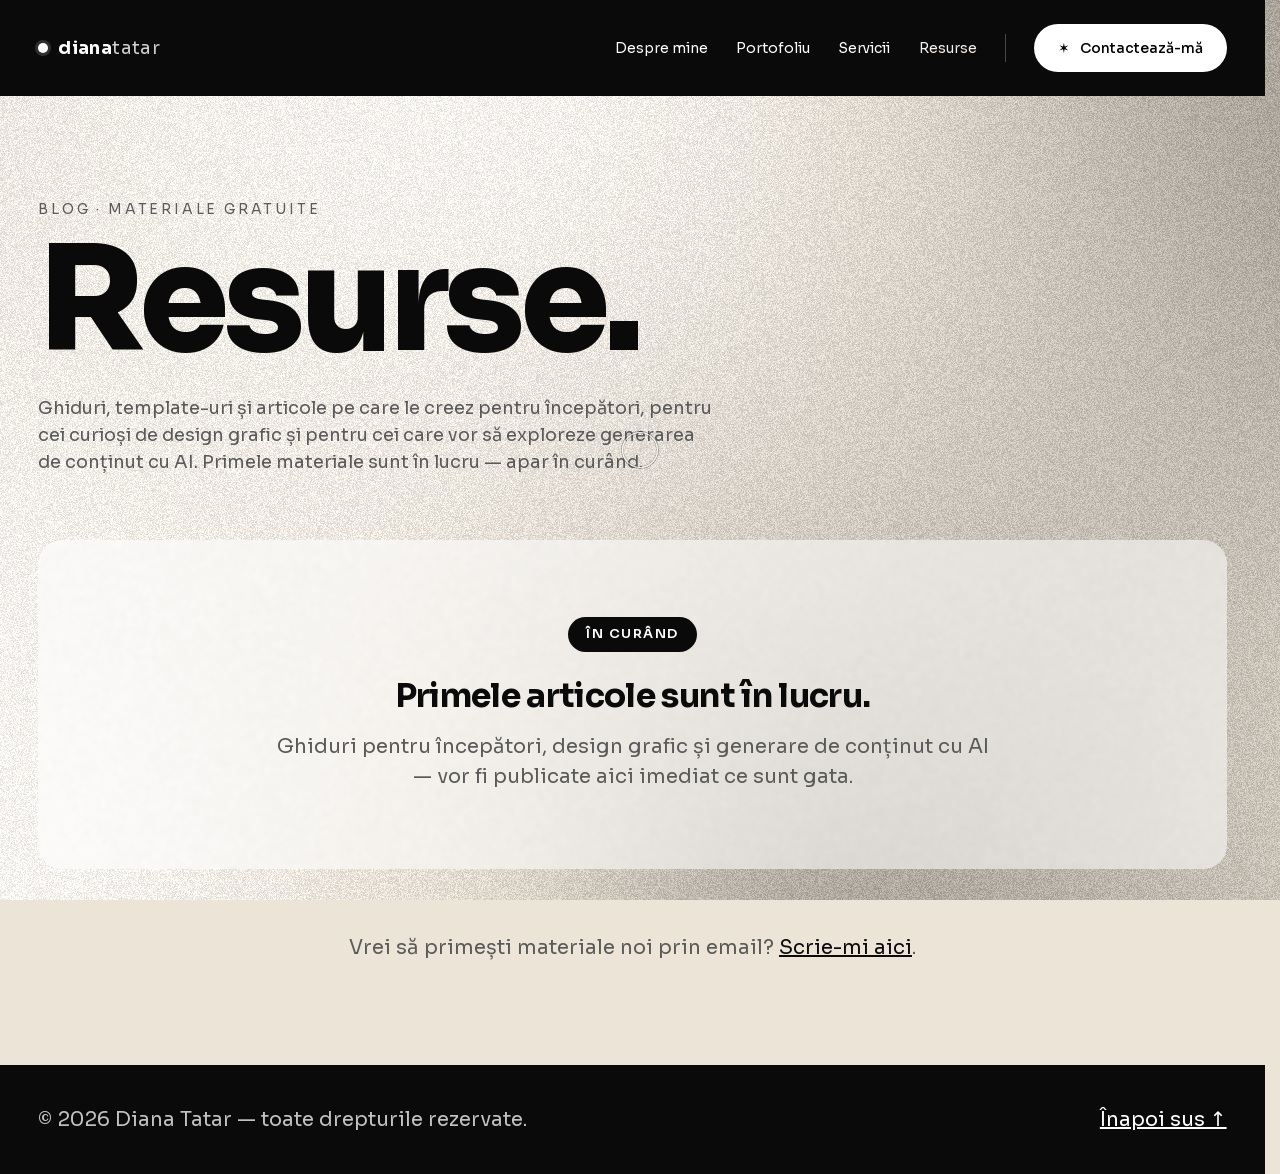
<file: resurse.html>
<!DOCTYPE html>
<html lang="ro">
<head>
  <meta charset="UTF-8" />
  <meta name="viewport" content="width=device-width, initial-scale=1.0" />
  <meta name="theme-color" content="#0c0c0c" />
  <meta name="robots" content="index, follow" />

  <title>Resurse — Diana Tatar</title>
  <meta name="description" content="Materiale utile pentru începători — design grafic, branding și generare de conținut cu AI." />
  <link rel="canonical" href="https://dianatatar.com/resurse.html" />

  <link rel="icon" type="image/svg+xml" href="favicon.svg" />
  <link rel="apple-touch-icon" href="favicon.svg" />

  <meta property="og:type" content="website" />
  <meta property="og:url" content="https://dianatatar.com/resurse.html" />
  <meta property="og:title" content="Resurse — Diana Tatar" />
  <meta property="og:description" content="Materiale utile pentru începători — design grafic, branding și generare de conținut cu AI." />
  <meta property="og:image" content="https://dianatatar.com/assets/images/about.webp" />
  <meta property="og:locale" content="ro_RO" />
  <meta name="twitter:card" content="summary_large_image" />

  <link rel="preload" as="font" type="font/woff2" href="/assets/fonts/sora-latin.woff2" crossorigin />
  <link rel="preload" as="font" type="font/woff2" href="/assets/fonts/sora-latin-ext.woff2" crossorigin />
  <link rel="stylesheet" href="styles.css" />
</head>
<body class="resources-body">
  <canvas class="grainient grainient--global" data-grainient aria-hidden="true"></canvas>

  <header class="nav nav--dark container">
    <a href="index.html#top" class="nav__brand">
      <span class="nav__brand-dot"></span>
      <span class="nav__brand-name">diana<em>tatar</em></span>
    </a>
    <nav class="nav__menu" aria-label="Meniu principal">
      <a href="index.html#despre">Despre mine</a>
      <a href="index.html#portofoliu">Portofoliu</a>
      <a href="index.html#servicii">Servicii</a>
      <a href="resurse.html" class="is-active">Resurse</a>
      <span class="nav__divider" aria-hidden="true"></span>
      <a href="index.html#contact" class="nav__cta" data-cursor-label="Scrie-mi →"><span class="nav__cta-star">✶</span>Contactează-mă</a>
    </nav>

    <button class="nav__toggle" aria-label="Deschide meniul" aria-expanded="false">
      <span></span><span></span><span></span>
    </button>
  </header>

  <main class="resources container">
    <header class="resources__head">
      <p class="resources__eyebrow">Blog · Materiale gratuite</p>
      <h1 class="display">Resurse.</h1>
      <p class="resources__lead">
        Ghiduri, template-uri și articole pe care le creez pentru începători,
        pentru cei curioși de design grafic și pentru cei care vor să exploreze
        generarea de conținut cu AI. Primele materiale sunt în lucru — apar în curând.
      </p>

    </header>

    <section class="resources__empty" aria-label="Blog în curând">
      <p class="resources__empty-badge">În curând</p>
      <h2>Primele articole sunt în lucru.</h2>
      <p>Ghiduri pentru începători, design grafic și generare de conținut cu AI —
      vor fi publicate aici imediat ce sunt gata.</p>
    </section>

    <p class="resources__foot">
      Vrei să primești materiale noi prin email? <a href="index.html#contact">Scrie-mi aici</a>.
    </p>
  </main>

  <footer class="project__footer">
    <div class="container">
      <p>© <span id="year"></span> Diana Tatar — toate drepturile rezervate.</p>
      <a href="index.html#top">Înapoi sus ↑</a>
    </div>
  </footer>

  <div class="cursor" aria-hidden="true"></div>
  <div class="cursor__label" aria-hidden="true"></div>

  <script src="script.js" defer></script>

  <!-- Analytics — GoatCounter (gratuit, fara cookie-uri).
       Activare: cont pe https://www.goatcounter.com, inlocuieste CODE, decomenteaza.
  <script data-goatcounter="https://CODE.goatcounter.com/count" async src="//gc.zgo.at/count.js"></script>
  -->
</body>
</html>
</file>
<file: styles.css>
/* =========================================================
   Sora — self-hosted variable font (weights 100-800 in one file).
   Same-origin: no extra DNS/TLS handshakes to fonts.googleapis.com /
   fonts.gstatic.com — on lossy mobile networks every extra connection
   is another chance to stall the whole first paint.
   ========================================================= */
@font-face {
  font-family: "Sora";
  font-style: normal;
  font-weight: 100 800;
  font-display: swap;
  src: url("/assets/fonts/sora-latin.woff2") format("woff2");
  unicode-range: U+0000-00FF, U+0131, U+0152-0153, U+02BB-02BC, U+02C6, U+02DA, U+02DC, U+0304, U+0308, U+0329, U+2000-206F, U+20AC, U+2122, U+2191, U+2193, U+2212, U+2215, U+FEFF, U+FFFD;
}
@font-face {
  font-family: "Sora";
  font-style: normal;
  font-weight: 100 800;
  font-display: swap;
  src: url("/assets/fonts/sora-latin-ext.woff2") format("woff2");
  unicode-range: U+0100-02BA, U+02BD-02C5, U+02C7-02CC, U+02CE-02D7, U+02DD-02FF, U+0304, U+0308, U+0329, U+1D00-1DBF, U+1E00-1E9F, U+1EF2-1EFF, U+2020, U+20A0-20AB, U+20AD-20C0, U+2113, U+2C60-2C7F, U+A720-A7FF;
}

/* =========================================================
   Design tokens
   ========================================================= */
:root {
  --c-bg:        #ffffff;
  --c-fg:        #0a0a0a;
  --c-muted:     #5a5a5a;
  --c-dark:      #0e0f0f;
  --c-dark-soft: #1a1c1c;
  --c-accent:    #f5f0ea;
  --c-line:      rgba(255,255,255,.25);

  /* Figma: Sora font family, Regular + Bold */
  --ff-sans: "Sora", system-ui, -apple-system, Segoe UI, Roboto, sans-serif;

  /* Fluid type — base sits between 18-20 px, display scales up to 182 px */
  --fs-body:    clamp(16px, 1.1vw + 0.5rem, 20px);
  --fs-lead:    clamp(22px, 1.6vw + 0.6rem, 32px);
  --fs-display: clamp(64px, 10vw + 1rem, 182px);
  --fs-mid:     clamp(40px, 4.6vw + 0.5rem, 72px);

  /* Layout */
  --maxw: 1640px;
  --gutter: clamp(20px, 3vw, 64px);
  --section-y: clamp(80px, 10vw, 180px);

  --radius-s: 12px;
  --radius-m: 24px;
  --radius-l: 32px;

  --ease: cubic-bezier(.2,.7,.2,1);
}

/* =========================================================
   Reset
   ========================================================= */
*, *::before, *::after { box-sizing: border-box; }
/* No CSS scroll-behavior:smooth here — browsers then ANIMATE history
   scroll restoration on page entry, and swipes are ignored until the
   animation lands ("the page scrolls itself, then blocks"). Anchor
   clicks get their smooth scroll from script.js instead. */
html, body { margin: 0; padding: 0; }
/* No horizontal scroll, ever — `clip` also blocks touch panning on iOS,
   where `hidden` on body alone is ignored.

   It must stay `clip` and never `hidden` here. Overflow axes are not
   independent: with one axis `hidden` the other resolves from `visible`
   to `auto`, which turns <body> into a second vertical scroll container
   stacked on top of the document's own. The pointer is always over that
   inner scroller, so the first wheel/swipe gets spent inside it and the
   page only moves on the second try. `clip` has no such side effect. */
html, body { overflow-x: clip; }
@supports not (overflow: clip) {
  /* Root only: overflow on <html> propagates to the viewport, so this
     still kills sideways scroll without making <body> a scroller. */
  html { overflow-x: hidden; }
}
body {
  font-family: var(--ff-sans);
  font-size: var(--fs-body);
  color: var(--c-fg);
  background: var(--c-bg);
  line-height: 1.45;
  -webkit-font-smoothing: antialiased;
  text-rendering: optimizeLegibility;
  /* deliberately no overflow-x here — see the note above */
}
img { display: block; max-width: 100%; height: auto; }
button { font: inherit; cursor: pointer; border: 0; background: none; color: inherit; }
a { color: inherit; text-decoration: none; transition: opacity .2s var(--ease); }
a:hover { opacity: .7; }
h1,h2,h3,h4,h5 { margin: 0; font-weight: 700; letter-spacing: -0.02em; }
p { margin: 0; }

.container {
  width: 100%;
  max-width: var(--maxw);
  margin-inline: auto;
  padding-inline: var(--gutter);
}

.display {
  font-size: var(--fs-display);
  font-weight: 800;
  line-height: 0.92;
  letter-spacing: -0.035em;
}

/* Visually hidden, available to assistive tech and crawlers */
.sr-only {
  position: absolute;
  width: 1px; height: 1px;
  padding: 0; margin: -1px;
  overflow: hidden;
  clip-path: inset(50%);
  white-space: nowrap;
  border: 0;
}

.reveal {
  opacity: 0;
  transform: translateY(40px);
  transition: opacity .9s var(--ease), transform .9s var(--ease);
}
.reveal.is-visible { opacity: 1; transform: none; }
/* Played out — stop being an animated element for the rest of the visit. */
.reveal.is-settled { transition: none; }

/* =========================================================
   HERO
   ========================================================= */
.hero {
  position: relative;
  color: #fff;
  background: var(--c-dark);
  overflow: hidden;
  min-height: min(980px, 92vh);
  display: flex;
  flex-direction: column;
}

.hero__bg {
  position: absolute;
  inset: 0;
  z-index: 0;
}
.hero__bg img {
  width: 100%; height: 100%;
  object-fit: cover;
  object-position: center top;
  filter: saturate(1.05) contrast(1.02);
}
.hero__overlay {
  position: absolute; inset: 0;
  background:
    linear-gradient(180deg, rgba(0,0,0,.1) 0%, rgba(0,0,0,.15) 40%, rgba(0,0,0,.55) 100%);
}

/* Navigation */
.nav {
  position: relative;
  z-index: 3;
  display: flex;
  align-items: center;
  justify-content: space-between;
  gap: 2rem;
  padding-top: 36px;
  padding-bottom: 12px;
}
.nav__brand {
  display: inline-flex; align-items: center; gap: 10px;
  font-size: 18px; font-weight: 700; letter-spacing: 0.02em;
}
.nav__brand-dot {
  width: 10px; height: 10px; border-radius: 50%;
  background: #fff;
  box-shadow: 0 0 0 3px rgba(255,255,255,.15);
}
.nav__brand em { font-style: normal; font-weight: 400; opacity: .8; }

.nav__menu {
  display: flex; align-items: center; gap: clamp(18px, 2.2vw, 40px);
  font-size: clamp(14px, 1vw, 18px);
  font-weight: 400;
}
.nav__divider {
  width: 1px; height: 28px; background: var(--c-line);
}
.nav__cta {
  display: inline-flex; align-items: center; gap: 10px;
  background: #fff; color: #000;
  padding: 14px 24px;
  border-radius: 999px;
  font-weight: 500;
  transition: transform .25s var(--ease), background .25s var(--ease);
}
.nav__cta:hover {
  transform: translateY(-2px);
  opacity: 1;
  background: var(--c-accent);
  box-shadow: 0 10px 24px -10px rgba(0,0,0,.5);
}
.nav__cta:active { transform: translateY(0); box-shadow: none; }
.nav__cta-star { color: #000; font-size: 14px; }

.nav__toggle {
  display: none;
  flex-direction: column;
  gap: 5px;
  padding: 10px;
}
.nav__toggle span {
  width: 24px; height: 2px; background: #fff; border-radius: 2px;
  transition: transform .25s var(--ease), opacity .25s var(--ease), background .25s var(--ease);
}
.nav--dark .nav__toggle span { background: #0c0c0c; }
.nav__toggle[aria-expanded="true"] span:nth-child(1) { transform: translateY(7px) rotate(45deg); }
.nav__toggle[aria-expanded="true"] span:nth-child(2) { opacity: 0; }
.nav__toggle[aria-expanded="true"] span:nth-child(3) { transform: translateY(-7px) rotate(-45deg); }

/* Hero content */
.hero__content {
  position: relative;
  z-index: 2;
  flex: 1;
  display: flex;
  align-items: flex-end;
  padding-bottom: clamp(80px, 10vw, 160px);
}

.hero__lead {
  max-width: 620px;
  margin-left: auto;
  position: relative;
  padding-top: 60px;
}

.hero__arrow {
  width: 38px; height: 38px;
  color: #fff;
  margin-bottom: 14px;
  display: block;
}
.hero__tagline {
  font-size: var(--fs-lead);
  font-weight: 400;
  line-height: 1.25;
  color: #fff;
  margin-bottom: 40px;
}
.hero__link {
  display: inline-flex;
  align-items: center;
  gap: 10px;
  font-size: clamp(14px, 1.05vw, 17px);
  font-weight: 600;
  letter-spacing: 0.02em;
  color: #0c0c0c;
  background: #fff;
  padding: 14px 24px;
  border-radius: 999px;
  margin-top: 8px;
  transition: background .25s var(--ease), color .25s var(--ease);
  white-space: nowrap;
}
.hero__link {
  transition: background .25s var(--ease), color .25s var(--ease),
              transform .25s var(--ease), box-shadow .25s var(--ease);
}
.hero__link svg { transition: transform .35s var(--ease); }
.hero__link:hover {
  background: #0c0c0c;
  color: #fff;
  transform: translateY(-2px);
  box-shadow: 0 10px 24px -10px rgba(0,0,0,.45);
}
.hero__link:active { transform: translateY(0); box-shadow: none; }
.hero__link:hover svg { transform: translateX(4px); }

/* News-style ticker (subtitru, scroll dreapta → stânga) */
.ticker {
  position: relative;
  z-index: 2;
  display: flex;
  align-items: stretch;
  background: #0d0e0e;
  border-top: 1px solid rgba(255,255,255,.08);
  border-bottom: 1px solid rgba(255,255,255,.08);
  overflow: hidden;
}
.ticker__viewport {
  flex: 1;
  overflow: hidden;
  padding-block: clamp(18px, 2vw, 28px);
}
.ticker__track {
  display: flex;
  gap: 3rem;
  white-space: nowrap;
  width: max-content;
  animation: ticker-scroll 38s linear infinite;
}
html.js-stack-on .ticker__track {
  animation: none !important;
  transform: translate3d(var(--ticker-x, 0px), 0, 0) skewX(var(--ticker-skew, 0deg));
  will-change: transform;
}
.ticker__track span {
  font-size: clamp(30px, 3.6vw, 56px);
  font-weight: 800;
  color: #fff;
  letter-spacing: -0.02em;
  display: inline-flex; align-items: center; gap: 2rem;
}
.ticker__track em {
  font-style: normal;
  color: var(--c-accent);
  font-size: .7em;
  transform: translateY(-0.05em);
}
@keyframes ticker-scroll {
  from { transform: translateX(0); }
  to   { transform: translateX(-50%); }
}
.ticker:hover .ticker__track { animation-play-state: paused; }

/* =========================================================
   ABOUT
   ========================================================= */
.about {
  background: var(--c-bg);
  padding-block: var(--section-y);
}
.about__grid {
  display: grid;
  grid-template-columns: 1fr clamp(280px, 26vw, 360px);
  grid-template-areas:
    "title photo"
    "body  photo";
  column-gap: clamp(32px, 4vw, 64px);
  row-gap: clamp(40px, 5vw, 72px);
  align-items: start;
  padding-right: clamp(0px, 4vw, 80px);
}
.about__title {
  grid-area: title;
  margin: 0;
}
.about__photo {
  grid-area: photo;
  margin: 0;
  border-radius: 14px;
  overflow: hidden;
  aspect-ratio: 4 / 5;
  width: 100%;
  max-height: 440px;
  align-self: start;
  justify-self: end;
}
.about__photo img {
  width: 100%;
  height: 100%;
  object-fit: cover;
  object-position: center 30%;
  display: block;
}
.about__body {
  grid-area: body;
  display: flex;
  flex-direction: column;
  gap: 28px;
  max-width: 60ch;
}
.about__text {
  font-size: clamp(17px, 1.3vw, 21px);
  font-weight: 500;
  line-height: 1.55;
  letter-spacing: -0.005em;
  margin: 0;
  color: var(--c-fg);
  max-width: 42ch;
}
.about__body .btn-cv {
  align-self: flex-start;
  margin-top: 0;
}
.link-arrow {
  display: inline-flex;
  align-items: center;
  gap: 8px;
  align-self: flex-start;
  font-size: 15px;
  font-weight: 600;
  letter-spacing: 0.02em;
  color: #0c0c0c;
  background: rgba(255,255,255,0.7);
  padding: 10px 18px;
  border-radius: 999px;
  transition: background .25s var(--ease), color .25s var(--ease);
  white-space: nowrap;
}
.link-arrow svg { transition: transform .35s var(--ease); }
.link-arrow:hover { background: #0c0c0c; color: #fff; }
.link-arrow:hover svg { transform: translateX(4px); }

/* Key figures — animated counters with fill bars */
.about__stats {
  margin-top: clamp(48px, 6vw, 88px);
  display: grid;
  grid-template-columns: repeat(3, 1fr);
  gap: clamp(24px, 4vw, 72px);
}
.about__stats .stat:nth-child(2) { transition-delay: .12s; }
.about__stats .stat:nth-child(3) { transition-delay: .24s; }
.stat {
  padding-top: clamp(18px, 2vw, 28px);
}
.stat__value {
  display: flex;
  align-items: baseline;
  gap: 6px;
  font-size: var(--fs-mid);
  font-weight: 800;
  letter-spacing: -0.03em;
  line-height: 1;
  font-variant-numeric: tabular-nums;
}
.stat__plus {
  font-size: 0.55em;
  font-weight: 700;
  color: var(--c-muted);
  transform: translateY(-0.45em);
}
.stat__unit {
  font-size: 0.34em;
  font-weight: 600;
  color: var(--c-muted);
  letter-spacing: 0;
}
.stat__label {
  margin-top: clamp(8px, 1vw, 12px);
  font-size: clamp(14px, 1.05vw, 17px);
  color: var(--c-muted);
  line-height: 1.4;
  max-width: 24ch;
}
@media (max-width: 640px) {
  .about__stats {
    grid-template-columns: 1fr;
    gap: 22px;
  }
  .about__stats .stat:nth-child(2),
  .about__stats .stat:nth-child(3) { transition-delay: 0s; }
}
/* Event photos strip — trainings, mentoring, conferences */
.about__events {
  margin-top: clamp(48px, 6vw, 88px);
}
.about__events-label {
  font-size: clamp(13px, 1vw, 15px);
  letter-spacing: 0.18em;
  text-transform: uppercase;
  color: var(--c-muted);
  margin-bottom: 20px;
}
.about__events-row {
  display: grid;
  grid-template-columns: repeat(3, 1fr);
  gap: clamp(12px, 1.6vw, 24px);
}
.about__event {
  margin: 0;
  border-radius: 14px;
  overflow: hidden;
  aspect-ratio: 3 / 4;
  background: rgba(0,0,0,.05);
}
.about__event img {
  width: 100%;
  height: 100%;
  object-fit: cover;
  transition: transform .6s var(--ease);
}
.about__event:hover img { transform: scale(1.04); }
@media (max-width: 760px) {
  .about__events-row {
    display: flex;
    overflow-x: auto;
    /* proximity, not mandatory: mandatory snapping steals the vertical
       swipe that merely passes over the carousel */
    scroll-snap-type: x proximity;
    scrollbar-width: none;
    margin-inline: calc(var(--gutter) * -1);
    padding-inline: var(--gutter);
  }
  .about__events-row::-webkit-scrollbar { display: none; }
  .about__event {
    flex: 0 0 min(62vw, 260px);
    scroll-snap-align: center;
  }
  /* Snap areas must not move while the row scrolls into view — the
     translateY reveal made the container re-snap every frame and the
     photos jittered. Fade only. */
  .about__event.reveal { transform: none; }
}

/* CV download button — dark pill with animated arrow + shine */
.btn-cv {
  position: relative;
  display: inline-flex;
  align-items: center;
  gap: 14px;
  padding: 16px 28px 16px 22px;
  background: var(--c-dark);
  color: #fff;
  font-size: clamp(15px, 1.05vw, 17px);
  font-weight: 600;
  letter-spacing: 0.01em;
  border-radius: 999px;
  overflow: hidden;
  isolation: isolate;
  transition: transform .35s var(--ease), box-shadow .35s var(--ease), background-color .35s var(--ease);
  box-shadow: 0 2px 0 rgba(0,0,0,.05), 0 8px 20px -12px rgba(0,0,0,.35);
}
.btn-cv:hover {
  transform: translateY(-2px);
  background: #1a1c1c;
  box-shadow: 0 4px 0 rgba(0,0,0,.05), 0 16px 32px -14px rgba(0,0,0,.45);
}
.btn-cv:active { transform: translateY(0); }
.btn-cv:focus-visible {
  outline: 2px solid var(--c-dark);
  outline-offset: 3px;
}
.btn-cv__icon {
  display: inline-flex;
  align-items: center;
  justify-content: center;
  width: 34px; height: 34px;
  border-radius: 50%;
  background: rgba(255,255,255,.12);
  color: var(--c-accent);
  transition: transform .4s var(--ease), background-color .3s var(--ease);
}
.btn-cv:hover .btn-cv__icon {
  background: rgba(255,255,255,.2);
  transform: translateY(2px);
}
.btn-cv__icon svg { display: block; }
.btn-cv__text { position: relative; z-index: 1; }
.btn-cv__shine {
  position: absolute;
  top: 0; left: -60%;
  width: 40%;
  height: 100%;
  background: linear-gradient(100deg, transparent, rgba(255,255,255,.12) 50%, transparent);
  transform: skewX(-20deg);
  transition: left .6s var(--ease);
  pointer-events: none;
}
.btn-cv:hover .btn-cv__shine { left: 120%; }

/* =========================================================
   PORTFOLIO HEAD
   ========================================================= */
.portfolio-head {
  padding-block: clamp(40px, 6vw, 80px) clamp(30px, 4vw, 60px);
}
.portfolio-head__title { line-height: 0.88; }
.portfolio-head__year {
  font-size: var(--fs-mid);
  font-weight: 700;
  letter-spacing: -0.02em;
  color: var(--c-fg);
  margin-top: 8px;
}

/* =========================================================
   PORTOFOLIU — categories with per-project cards.
   Every project is its own visible, clickable block; categories
   are separated by numbered headers so the page reads as a
   structured archive, not a slideshow.
   ========================================================= */
.portfolio {
  background: transparent;
}
.pf-cat {
  padding-block: clamp(48px, 6vw, 96px);
}
.pf-cat + .pf-cat {
  border-top: 1px solid rgba(0,0,0,.1);
}
.pf-cat__head {
  display: grid;
  grid-template-columns: 1fr 1fr;
  grid-template-rows: auto auto;
  gap: clamp(10px, 1.4vw, 20px) clamp(16px, 2.5vw, 40px);
  align-items: end;
  margin-bottom: clamp(28px, 3.5vw, 56px);
}
.pf-cat__num {
  grid-column: 1;
  grid-row: 1;
  font-size: clamp(20px, 1.6vw, 26px);
  font-weight: 500;
  letter-spacing: 0.02em;
}
.pf-cat__title {
  grid-column: 1;
  grid-row: 2;
  font-size: var(--fs-lead);
  font-weight: 400;
  line-height: 1.2;
  letter-spacing: -0.01em;
}
.pf-cat__title strong { font-weight: 800; }
.pf-cat__desc {
  grid-column: 2;
  grid-row: 2;
  max-width: 620px;
  justify-self: end;
  text-align: right;
  font-size: clamp(16px, 1.15vw, 20px);
  line-height: 1.45;
  color: var(--c-muted);
}
.pf-cat__count {
  grid-column: 2;
  grid-row: 1;
  justify-self: end;
  font-size: clamp(13px, 0.95vw, 15px);
  font-weight: 600;
  letter-spacing: 0.14em;
  text-transform: uppercase;
  color: var(--c-muted);
}

.pf-cat__grid {
  display: grid;
  grid-template-columns: repeat(2, 1fr);
  gap: clamp(20px, 2.6vw, 44px) clamp(20px, 2.2vw, 36px);
}
/* Campaign visuals are square — three per row, shown uncropped */
.pf-cat__grid--three { grid-template-columns: repeat(3, 1fr); }
.pf-cat__grid--three .pf-card__media { aspect-ratio: 1 / 1; }
.pf-cat__grid .pf-card:nth-child(2n) { transition-delay: .1s; }

.pf-card {
  display: block;
  border-radius: var(--radius-m);
  outline-offset: 4px;
}
.pf-card:hover { opacity: 1; }
.pf-card__media {
  position: relative;
  margin: 0;
  border-radius: var(--radius-m);
  overflow: hidden;
  aspect-ratio: 16 / 10;
  background: #e4dccc;
  isolation: isolate;
}
.pf-card__media img {
  width: 100%;
  height: 100%;
  object-fit: cover;
  object-position: center;
  transition: transform .7s var(--ease), filter .7s var(--ease);
}
/* Posters and portrait covers keep their top edge (title zone) visible */
.pf-card__media--top img { object-position: center top; }
/* Cover whose aspect doesn't match the frame: shown whole (contain),
   a blurred copy of itself fills the rest of the frame */
.pf-card__media--fit::before {
  content: "";
  position: absolute;
  inset: 0;
  background-image: var(--photo);
  background-size: cover;
  background-position: center;
  filter: blur(28px) saturate(1.05);
  transform: scale(1.2);
}
.pf-card__media--fit img {
  position: relative;
  z-index: 1;
  object-fit: contain;
}
.pf-card:hover .pf-card__media img {
  transform: scale(1.05);
}
.pf-card__meta {
  display: flex;
  align-items: flex-start;
  gap: clamp(14px, 1.6vw, 24px);
  padding-top: clamp(14px, 1.6vw, 22px);
}
.pf-card__idx {
  font-size: 13px;
  font-weight: 600;
  letter-spacing: 0.08em;
  color: var(--c-muted);
  padding-top: 5px;
  font-variant-numeric: tabular-nums;
}
.pf-card__title {
  font-size: clamp(19px, 1.5vw, 26px);
  font-weight: 700;
  letter-spacing: -0.015em;
  line-height: 1.2;
}
.pf-card__sub {
  margin-top: 4px;
  font-size: clamp(14px, 1vw, 16px);
  color: var(--c-muted);
}
.pf-card__arrow {
  margin-left: auto;
  width: 42px;
  height: 42px;
  flex: 0 0 auto;
  border-radius: 50%;
  border: 1px solid rgba(0,0,0,.18);
  display: inline-flex;
  align-items: center;
  justify-content: center;
  color: var(--c-fg);
  transition: background-color .3s var(--ease), color .3s var(--ease), transform .3s var(--ease);
}
.pf-card:hover .pf-card__arrow {
  background: var(--c-fg);
  color: #fff;
  transform: rotate(-45deg);
}

@media (max-width: 900px) {
  .pf-cat__head {
    grid-template-columns: 1fr;
    grid-template-rows: none;
  }
  .pf-cat__num { grid-column: 1; grid-row: auto; }
  .pf-cat__count { grid-column: 1; grid-row: auto; justify-self: start; order: 4; }
  .pf-cat__title { grid-column: 1; grid-row: auto; }
  .pf-cat__desc { grid-column: 1; grid-row: auto; justify-self: start; }
  .pf-cat__grid,
  .pf-cat__grid--three { grid-template-columns: 1fr; }
  .pf-cat__grid .pf-card:nth-child(2n) { transition-delay: 0s; }
}

/* =========================================================
   SERVICES (list anchor)
   ========================================================= */
.services {
  padding-block: clamp(80px, 10vw, 140px);
  background: var(--c-bg);
}

/* Global Grainient — single fixed canvas behind everything.
   Light sections become transparent so the warm texture shows through.
   Dark sections (hero, case stage, testimonial, footer) keep their own
   opaque backgrounds and naturally cover the grainient. */
.grainient--global {
  position: fixed;
  inset: 0;
  width: 100vw;
  height: 100vh;
  z-index: -1;
  display: block;
  pointer-events: none;
  /* on mobile the canvas is swapped for a snapshot <img>; cover keeps
     the texture graceful when the viewport rotates or resizes */
  object-fit: cover;
}
html { background: #ece4d6; }
body { background: transparent; }
.about,
.portfolio-head,
.services,
.partners,
.testimonial {
  background: transparent;
}
.resources-body,
.project-body {
  background: transparent !important;
}
.r-card {
  background: rgba(255, 255, 255, 0.55) !important;
  backdrop-filter: blur(2px);
}
.r-card:hover { background: var(--c-accent) !important; }
.chip { background: rgba(255, 255, 255, 0.6) !important; }
.chip:hover { background: rgba(255, 255, 255, 0.85) !important; }
.chip.is-active { background: var(--c-fg) !important; color: #fff !important; }
.partners {
  border-top: none;
  border-bottom: none;
}
@media (prefers-reduced-motion: reduce) {
  .grainient--global { display: none; }
}
.services__title {
  margin-bottom: clamp(30px, 4vw, 60px);
}
.services__list {
  list-style: none;
  margin: 0; padding: 0;
  border-top: 1px solid rgba(0,0,0,.1);
}
.services__list li {
  position: relative;
  overflow: hidden;
  border-bottom: 1px solid rgba(0,0,0,.1);
}
.svc__link {
  display: flex; align-items: center; gap: clamp(18px, 3vw, 48px);
  padding-block: clamp(18px, 2.5vw, 36px);
  font-size: clamp(24px, 3vw, 48px);
  font-weight: 700;
  letter-spacing: -0.02em;
}
.svc__link:hover { opacity: 1; }
.svc__link span {
  font-size: clamp(14px, 1.1vw, 18px);
  font-weight: 400;
  color: var(--c-muted);
  letter-spacing: 0.1em;
}
/* Flowing band (Codrops-style): a dark marquee of the category name and
   its project covers slides in from the edge the cursor entered from.
   JS drives the enter/leave transforms; without JS it stays hidden. */
.svc__marquee {
  position: absolute;
  inset: 0;
  z-index: 1;
  background: var(--c-dark);
  transform: translateY(101%);
  overflow: hidden;
  pointer-events: none;
}
.svc__marquee-inner {
  height: 100%;
  transform: translateY(-101%);
}
.svc__marquee-track {
  display: flex;
  align-items: center;
  height: 100%;
  width: max-content;
  animation: svc-marquee 15s linear infinite;
  color: var(--c-accent);
  font-size: clamp(20px, 2.2vw, 34px);
  font-weight: 700;
  letter-spacing: -0.02em;
  white-space: nowrap;
}
.svc__marquee-track em {
  font-style: normal;
  margin-right: clamp(20px, 2.5vw, 40px);
}
.svc__marquee-track i {
  display: block;
  flex: 0 0 auto;
  width: clamp(110px, 10vw, 180px);
  height: 72%;
  margin-right: clamp(20px, 2.5vw, 40px);
  border-radius: 12px;
  background-color: rgba(255,255,255,.05);
  background-size: contain;
  background-position: center;
  background-repeat: no-repeat;
}
@keyframes svc-marquee {
  to { transform: translateX(-50%); }
}
@media (prefers-reduced-motion: reduce) {
  .svc__marquee-track { animation: none; }
}
/* The band only ever slides in on hover, which JS wires up on fine
   pointers at >=1024px. Everywhere else it stays parked off-screen —
   so five infinite marquees were burning a frame slot each with
   nothing to show. Mirror the JS condition and stop them. */
@media (max-width: 1023px), (pointer: coarse) {
  .svc__marquee-track { animation: none; }
}

/* Offscreen infinite marquees stop costing frames while out of view. */
.anim-paused { animation-play-state: paused !important; }

/* =========================================================
   TESTIMONIALS (carousel cu grayscale on-scroll)
   ========================================================= */
.testimonial {
  background: transparent;
  padding-block: var(--section-y);
}
.testimonial__head-wrap {
  display: flex;
  justify-content: space-between;
  align-items: flex-end;
  gap: 40px;
  margin-bottom: clamp(32px, 4vw, 60px);
  flex-wrap: wrap;
}
.testimonial__head {
  display: flex;
  flex-direction: column;
  gap: 16px;
}
.testimonial__num {
  font-size: var(--fs-mid);
  font-weight: 700;
  letter-spacing: -0.02em;
}
.testimonial__hint {
  max-width: 380px;
  font-size: clamp(15px, 1.1vw, 18px);
  color: var(--c-muted);
  line-height: 1.5;
}

.testimonial__rail {
  position: relative;
}
.testimonial__track {
  list-style: none;
  margin: 0;
  padding: clamp(20px, 3vw, 40px) var(--gutter);
  display: flex;
  /* Each card is exactly as tall as its own photo + quote — without
     this, short cards stretch to the tallest one and show a large
     empty dark area between photo and text (worst on phones). */
  align-items: flex-start;
  gap: clamp(16px, 2vw, 32px);
  overflow-x: auto;
  overflow-y: hidden;
  /* proximity, not mandatory: cards animate scale on activation, and
     mandatory snapping re-snaps on every geometry change (jitter) while
     also stealing vertical swipes that pass over the rail */
  scroll-snap-type: x proximity;
  scrollbar-width: none;
  scroll-padding-inline: var(--gutter);
}
.testimonial__track::-webkit-scrollbar { display: none; }

.t-card {
  --t-photo-h: clamp(320px, 42vw, 440px);
  flex: 0 0 min(560px, 82vw);
  scroll-snap-align: center;
  position: relative;
  border-radius: var(--radius-l);
  overflow: hidden;
  background: #101111;
  color: #fff;
  isolation: isolate;
  transition: transform .5s var(--ease);
  transform: scale(.92);
  display: flex;
  flex-direction: column;
}
.t-card.is-active { transform: scale(1); }
.t-card { cursor: pointer; }
.project__gallery-cap {
  margin-top: 8px;
  font-size: 13px;
  font-weight: 600;
  letter-spacing: 0.08em;
  text-transform: uppercase;
  color: var(--c-muted);
  text-align: center;
}

/* The photo is NEVER cropped: it is shown whole (object-fit: contain)
   inside a fixed frame, and a blurred copy of the same image fills
   the space around it. */
.t-card figure {
  margin: 0;
  position: relative;
  flex: 1;
  display: flex;
  flex-direction: column;
}
.t-card figure::before {
  content: "";
  position: absolute;
  top: 0; left: 0; right: 0;
  height: var(--t-photo-h);
  background-image: var(--photo);
  background-size: cover;
  background-position: center;
  transform: scale(1.2);
  filter: blur(34px) brightness(.45) saturate(1.1) grayscale(1);
  transition: filter .8s var(--ease);
}
.t-card.is-active figure::before {
  filter: blur(34px) brightness(.45) saturate(1.1) grayscale(0);
}
.t-card__photo {
  position: relative;
  z-index: 1;
  width: 100%;
  height: var(--t-photo-h);
  object-fit: contain;
  object-position: center bottom;
  transition: filter .8s var(--ease);
  filter: grayscale(1) contrast(1.05);
}
.t-card.is-active .t-card__photo { filter: grayscale(0) contrast(1); }

/* Soft seam between the photo frame and the caption panel */
.t-card__gradient {
  position: absolute;
  z-index: 2;
  top: calc(var(--t-photo-h) - 80px);
  left: 0; right: 0;
  height: 80px;
  background: linear-gradient(180deg, rgba(16,17,17,0) 0%, #101111 100%);
  pointer-events: none;
}
.t-card figcaption {
  position: relative; z-index: 3;
  margin-top: auto;
  padding: clamp(24px, 3vw, 40px);
  padding-top: 18px;
  display: flex; flex-direction: column; justify-content: flex-end;
  gap: 18px;
}
.t-card blockquote {
  margin: 0;
  font-size: clamp(16px, 1.15vw, 19px);
  font-weight: 400;
  line-height: 1.5;
}
.t-card blockquote.is-clamped {
  display: -webkit-box;
  -webkit-box-orient: vertical;
  -webkit-line-clamp: 6;
  line-clamp: 6;
  overflow: hidden;
}
.t-card__more {
  align-self: flex-start;
  padding: 0 0 2px;
  font-size: 14px;
  font-weight: 600;
  letter-spacing: 0.04em;
  color: #fff;
  border-bottom: 1px solid rgba(255,255,255,.5);
  transition: opacity .2s var(--ease), border-color .2s var(--ease);
}
.t-card__more:hover { opacity: .8; border-color: #fff; }
.t-card cite {
  font-style: normal;
  font-weight: 700;
  font-size: clamp(16px, 1.2vw, 20px);
  letter-spacing: -0.01em;
  display: flex; flex-direction: column; gap: 4px;
}
.t-card cite span {
  font-weight: 400;
  opacity: .75;
  font-size: .8em;
}

.testimonial__controls {
  display: flex;
  gap: 12px;
  justify-content: flex-end;
  padding-inline: var(--gutter);
  margin-top: 20px;
}
.t-arrow {
  width: 52px; height: 52px;
  border-radius: 50%;
  background: var(--c-fg);
  color: #fff;
  display: inline-flex; align-items: center; justify-content: center;
  transition: transform .25s var(--ease), background .25s var(--ease);
}
.t-arrow:hover { transform: translateY(-2px); background: #333; }
.t-arrow svg { width: 22px; height: 22px; }
.t-arrow:disabled { opacity: .3; cursor: not-allowed; transform: none; }

/* =========================================================
   PARTNERS
   ========================================================= */
.partners {
  padding-block: clamp(48px, 6vw, 100px);
  background: var(--c-bg);
  border-top: 1px solid rgba(0,0,0,.06);
  border-bottom: 1px solid rgba(0,0,0,.06);
}
.partners__title {
  font-size: clamp(14px, 1vw, 16px);
  letter-spacing: 0.18em;
  text-transform: uppercase;
  color: var(--c-muted);
  margin-bottom: 32px;
  text-align: center;
}
.partners__row {
  display: flex;
  flex-wrap: wrap;
  justify-content: space-around;
  align-items: center;
  gap: clamp(18px, 3vw, 56px);
}
.partners__logo {
  font-size: clamp(16px, 1.3vw, 22px);
  font-weight: 800;
  letter-spacing: -0.02em;
  color: var(--c-fg);
  opacity: .55;
  transition: opacity .2s var(--ease);
}
.partners__logo:hover { opacity: 1; }
/* Real client logos in full brand color; multiply hides any white
   boxes on the cream background. Every logo sits in the SAME box
   (contain) so none reads too small. */
.partners__img {
  width: clamp(120px, 12vw, 168px);
  height: clamp(48px, 4.6vw, 68px);
  object-fit: contain;
  mix-blend-mode: multiply;
  transition: transform .35s var(--ease);
}
.partners__img:hover {
  transform: translateY(-2px);
}

/* =========================================================
   CTA STRIP — before the footer
   ========================================================= */
.cta-strip {
  padding-block: clamp(70px, 9vw, 150px);
  background: transparent;
}
.cta-strip__kicker {
  font-size: clamp(14px, 1vw, 16px);
  letter-spacing: 0.18em;
  text-transform: uppercase;
  color: var(--c-muted);
  margin-bottom: 20px;
}
.cta-strip__link {
  display: inline-flex;
  align-items: baseline;
  gap: clamp(14px, 2vw, 32px);
  font-size: clamp(40px, 7vw, 120px);
  font-weight: 800;
  letter-spacing: -0.035em;
  line-height: 1;
  color: var(--c-fg);
}
.cta-strip__link:hover { opacity: 1; color: var(--c-muted); }
.cta-strip__arrow {
  display: inline-block;
  transition: transform .35s var(--ease);
}
.cta-strip__link:hover .cta-strip__arrow { transform: translateY(0.2em); }

/* =========================================================
   FOOTER / CONTACT
   ========================================================= */
.footer {
  position: relative;
  z-index: 2;
  color: #fff;
  background: #0c0c0c;
  overflow: hidden;
  padding-block: clamp(80px, 10vw, 160px) 40px;
  border-top-left-radius: clamp(24px, 3vw, 40px);
  border-top-right-radius: clamp(24px, 3vw, 40px);
  box-shadow: 0 -20px 60px rgba(0,0,0,0.18);
  transform: translateY(60px);
  opacity: 0;
  transition: transform .9s cubic-bezier(0.22, 1, 0.36, 1), opacity .7s ease-out;
}
.footer.is-revealed {
  transform: translateY(0);
  opacity: 1;
}
@media (prefers-reduced-motion: reduce) {
  .footer { transform: none; opacity: 1; transition: none; }
}

.footer__grid {
  position: relative; z-index: 2;
  display: grid;
  grid-template-columns: 1fr 1.2fr;
  gap: clamp(32px, 5vw, 100px);
  align-items: start;
}
.footer__grid > * { min-width: 0; }

.footer__telegram {
  padding: clamp(28px, 4vw, 48px);
  border-radius: var(--radius-l);
  background: rgba(255,255,255,.06);
  border: 1px solid rgba(255,255,255,.08);
  backdrop-filter: blur(10px);
}
.footer__telegram h3 {
  font-size: clamp(26px, 2.5vw, 38px);
  font-weight: 800;
  margin-bottom: 16px;
  line-height: 1.1;
  letter-spacing: -0.02em;
}
.footer__telegram p {
  font-size: var(--fs-body);
  color: rgba(255,255,255,.75);
  margin-bottom: 24px;
  max-width: min(360px, 100%);
}

.footer__form {
  display: flex; flex-direction: column; gap: 18px;
}
.footer__email {
  font-size: clamp(18px, 2.2vw, 40px);
  font-weight: 700;
  letter-spacing: -0.02em;
  margin-bottom: 12px;
  overflow-wrap: anywhere;
}
.field {
  display: flex; flex-direction: column; gap: 8px;
}
.field > span {
  font-size: 14px;
  letter-spacing: 0.08em;
  text-transform: uppercase;
  color: rgba(255,255,255,.6);
}
.field input,
.field textarea {
  font: inherit;
  color: #fff;
  background: transparent;
  border: 0; border-bottom: 1px solid rgba(255,255,255,.25);
  padding: 12px 2px;
  outline: none;
  transition: border-color .2s var(--ease);
  resize: vertical;
}
.field input::placeholder,
.field textarea::placeholder {
  color: rgba(255,255,255,.35);
}
.field input:focus,
.field textarea:focus {
  border-color: #fff;
}
/* Focus underline grows from the left over the resting border */
.field {
  position: relative;
}
.field::after {
  content: "";
  position: absolute;
  left: 0; right: 0; bottom: 0;
  height: 2px;
  background: #fff;
  transform: scaleX(0);
  transform-origin: left;
  transition: transform .4s var(--ease);
  pointer-events: none;
}
.field:focus-within::after { transform: scaleX(1); }

/* Submit button: spinner while sending, drawn checkmark on success */
.btn--primary.is-loading { pointer-events: none; }
.btn--primary.is-loading > svg { display: none; }
.btn--primary.is-loading::after {
  content: "";
  width: 16px; height: 16px;
  border-radius: 50%;
  border: 2px solid currentColor;
  border-right-color: transparent;
  animation: btn-spin .7s linear infinite;
}
.btn--primary .check {
  stroke-dasharray: 24;
  stroke-dashoffset: 24;
  animation: draw-check .45s var(--ease) .05s forwards;
}
@keyframes btn-spin { to { transform: rotate(360deg); } }
@keyframes draw-check { to { stroke-dashoffset: 0; } }
@media (prefers-reduced-motion: reduce) {
  .field::after { transition: none; }
  .btn--primary .check { animation: none; stroke-dashoffset: 0; }
}

.btn {
  display: inline-flex; align-items: center; gap: 10px;
  padding: 14px 26px;
  border-radius: 999px;
  font-weight: 500;
  font-size: var(--fs-body);
  transition: transform .25s var(--ease), background .25s var(--ease), color .25s var(--ease);
}
.btn:hover {
  transform: translateY(-2px);
  opacity: 1;
  box-shadow: 0 10px 24px -10px rgba(0,0,0,.35);
}
.btn:active { transform: translateY(0); box-shadow: none; }
.btn--primary {
  background: #fff; color: #000;
  align-self: flex-start;
  margin-top: 12px;
}
.btn--primary:hover { background: var(--c-accent); }
.btn--light {
  background: #fff; color: #000;
}

.footer__status {
  font-size: 14px;
  color: rgba(255,255,255,.7);
  min-height: 20px;
}

.footer__base {
  position: relative; z-index: 2;
  display: flex; justify-content: space-between; align-items: center;
  padding-top: clamp(40px, 4vw, 72px);
  margin-top: clamp(40px, 4vw, 72px);
  border-top: 1px solid rgba(255,255,255,.08);
  font-size: 14px;
  color: rgba(255,255,255,.6);
}
.footer__top {
  font-weight: 500; color: #fff;
}

/* =========================================================
   PROJECT DETAIL PAGE (proiect.html)
   ========================================================= */
.project-body { background: var(--c-bg); color: var(--c-fg); }

.nav--dark {
  background: var(--c-fg);
  color: #fff;
  padding-top: 24px;
  padding-bottom: 24px;
}
.nav--dark .nav__cta { background: #fff; color: #000; }
.nav--dark .nav__menu a.is-active { color: var(--c-accent); }

.project {
  padding-block: clamp(60px, 7vw, 120px);
  max-width: 1100px;
}
.project__back {
  display: inline-block;
  font-size: 15px;
  color: var(--c-muted);
  margin-bottom: 30px;
}
.project__back:hover { color: var(--c-fg); opacity: 1; }
.project__header { margin-bottom: clamp(30px, 4vw, 60px); }
.project__cat {
  font-size: 14px; letter-spacing: 0.2em;
  text-transform: uppercase; color: var(--c-muted);
  margin-bottom: 18px;
}
.project__sub {
  font-size: clamp(18px, 1.4vw, 22px);
  color: var(--c-muted);
  margin-top: 16px;
}
.project__cover {
  margin: 0 0 clamp(40px, 5vw, 80px);
  border-radius: var(--radius-l);
  overflow: hidden;
  aspect-ratio: 16 / 9;
  background: #111;
  position: relative;
  isolation: isolate;
}
.project__cover img {
  width: 100%; height: 100%; object-fit: cover;
}
/* Covers whose aspect is far from 16:9 (square campaign visuals) are
   shown whole; a blurred copy of the same image fills the frame.
   JS adds the class after measuring the loaded image. */
.project__cover--fit::before {
  content: "";
  position: absolute;
  inset: 0;
  background-image: var(--photo);
  background-size: cover;
  background-position: center;
  filter: blur(32px) saturate(1.05) brightness(.85);
  transform: scale(1.2);
}
.project__cover--fit img {
  position: relative;
  object-fit: contain;
}

.project__block {
  padding-block: clamp(28px, 4vw, 48px);
  border-top: 1px solid rgba(0,0,0,.1);
  display: grid;
  grid-template-columns: 1fr 2fr;
  gap: clamp(24px, 4vw, 80px);
}
.project__block h2 {
  font-size: clamp(28px, 3vw, 48px);
  font-weight: 800;
  letter-spacing: -0.02em;
  line-height: 1;
  display: flex; flex-direction: column; gap: 12px;
}
.project__block h2 span {
  font-size: 14px; font-weight: 500; color: var(--c-muted);
  letter-spacing: 0.15em;
}
.project__block p {
  font-size: clamp(18px, 1.4vw, 22px);
  line-height: 1.55;
  max-width: 720px;
}

.project__gallery {
  padding-block: clamp(28px, 4vw, 48px);
  border-top: 1px solid rgba(0,0,0,.1);
}
.project__gallery h2 {
  font-size: clamp(28px, 3vw, 48px);
  font-weight: 800;
  letter-spacing: -0.02em;
  line-height: 1;
  display: flex; flex-direction: column; gap: 12px;
  margin-bottom: clamp(24px, 3vw, 40px);
}
.project__gallery h2 span {
  font-size: 14px; font-weight: 500; color: var(--c-muted);
  letter-spacing: 0.15em;
}
.project__gallery-grid {
  columns: 2 440px;
  column-gap: 18px;
}
.project__gallery-item {
  margin: 0 0 18px;
  break-inside: avoid;
  border-radius: 16px;
  overflow: hidden;
  background: rgba(0,0,0,.05);
}
.project__gallery-item img {
  width: 100%; height: auto; display: block;
}
.project__gallery-btn {
  display: block;
  width: 100%;
  padding: 0;
  cursor: zoom-in;
}
.project__gallery-btn img {
  transition: transform .5s var(--ease);
}
.project__gallery-btn:hover img { transform: scale(1.02); }

/* Lightbox — fullscreen viewer for gallery images */
.lightbox {
  position: fixed;
  inset: 0;
  z-index: 2000;
  display: none;
  align-items: center;
  justify-content: center;
  padding: clamp(16px, 4vw, 56px);
  background: rgba(8, 8, 8, .93);
}
.lightbox.is-open { display: flex; }
.lightbox__img {
  max-width: 100%;
  max-height: 100%;
  width: auto;
  height: auto;
  border-radius: 10px;
  box-shadow: 0 30px 90px rgba(0,0,0,.6);
}
.lightbox__close,
.lightbox__nav {
  position: absolute;
  z-index: 2;
  color: #fff;
  display: inline-flex;
  align-items: center;
  justify-content: center;
  background: rgba(255,255,255,.08);
  border: 1px solid rgba(255,255,255,.18);
  border-radius: 50%;
  backdrop-filter: blur(6px);
  transition: background .25s var(--ease);
}
.lightbox__close:hover,
.lightbox__nav:hover { background: rgba(255,255,255,.22); }
.lightbox__close {
  top: 16px;
  right: 16px;
  width: 48px;
  height: 48px;
  font-size: 30px;
  line-height: 1;
}
.lightbox__nav {
  top: 50%;
  transform: translateY(-50%);
  width: 48px;
  height: 48px;
  font-size: 30px;
  line-height: 1;
}
.lightbox__nav--prev { left: 14px; }
.lightbox__nav--next { right: 14px; }
.lightbox__count {
  position: absolute;
  bottom: 18px;
  left: 50%;
  transform: translateX(-50%);
  color: rgba(255,255,255,.75);
  font-size: 14px;
  font-weight: 600;
  letter-spacing: 0.08em;
}
/* Scroll lock lives on <html>, never on <body>. Overflow on body only
   reaches the viewport when the root is `visible`, and our root carries
   overflow-x — so locking body alone leaves the page scrolling behind
   the overlay, and would also turn body back into a scroll container.
   scrollbar-gutter keeps the desktop layout from jumping when the
   scrollbar disappears. */
html { scrollbar-gutter: stable; }
html.is-scroll-locked { overflow: hidden; }
@media (max-width: 760px) {
  .lightbox { padding: 12px; }
  .lightbox__nav { display: none; } /* pe mobil — swipe */
}

.project__nav {
  display: flex; justify-content: space-between; align-items: center;
  gap: 18px;
  padding-block: clamp(32px, 4vw, 60px);
  margin-top: clamp(24px, 3vw, 40px);
  border-top: 1px solid rgba(0,0,0,.1);
  flex-wrap: wrap;
}
.project__nav-item {
  font-size: clamp(16px, 1.2vw, 20px);
  font-weight: 500;
  color: var(--c-fg);
}
.project__nav-item:hover { opacity: .6; }
.project__nav-item--center { color: var(--c-muted); font-weight: 400; }

.project__footer {
  background: var(--c-fg);
  color: rgba(255,255,255,.75);
  padding-block: 40px;
}
.project__footer .container {
  display: flex; justify-content: space-between; align-items: center;
  gap: 20px; flex-wrap: wrap;
}
.project__footer a { color: #fff; text-decoration: underline; }

/* =========================================================
   RESURSE (blog)
   ========================================================= */
.resources-body { background: var(--c-bg); color: var(--c-fg); }

.resources { padding-block: clamp(60px, 8vw, 140px); }
.resources__head { max-width: 900px; margin-bottom: clamp(40px, 5vw, 80px); }
.resources__eyebrow {
  font-size: 14px; letter-spacing: 0.2em;
  text-transform: uppercase; color: var(--c-muted);
  margin-bottom: 16px;
}
.resources__lead {
  font-size: clamp(18px, 1.4vw, 24px);
  color: var(--c-muted);
  line-height: 1.5;
  margin-top: 28px;
  max-width: 680px;
}
.resources__filters {
  list-style: none; padding: 0; margin: clamp(32px, 4vw, 48px) 0 0;
  display: flex; flex-wrap: wrap; gap: 10px;
}
.chip {
  padding: 10px 22px;
  border-radius: 999px;
  background: #f3f3f1;
  color: var(--c-fg);
  font-size: 15px;
  font-weight: 500;
  transition: background .25s var(--ease), color .25s var(--ease);
}
.chip:hover { background: #e6e6e3; }
.chip.is-active { background: var(--c-fg); color: #fff; }

.resources__grid {
  display: grid;
  grid-template-columns: repeat(auto-fill, minmax(320px, 1fr));
  gap: clamp(20px, 2.5vw, 32px);
  margin-top: clamp(30px, 4vw, 60px);
}
.r-card {
  background: #f7f6f3;
  border-radius: var(--radius-m);
  padding: clamp(24px, 2.5vw, 34px);
  display: flex; flex-direction: column; gap: 14px;
  transition: transform .3s var(--ease), background .3s var(--ease);
}
.r-card:hover { transform: translateY(-6px); background: var(--c-accent); }
.r-card__tag {
  font-size: 12px; letter-spacing: 0.15em;
  text-transform: uppercase; color: var(--c-muted);
}
.r-card h2 {
  font-size: clamp(20px, 1.6vw, 26px);
  font-weight: 700;
  line-height: 1.2;
  letter-spacing: -0.01em;
}
.r-card p {
  color: var(--c-muted);
  line-height: 1.5;
  flex: 1;
}
.r-card .link-arrow { font-size: 16px; font-weight: 500; }
.r-card__soon {
  align-self: flex-start;
  font-size: 12px;
  font-weight: 600;
  letter-spacing: 0.14em;
  text-transform: uppercase;
  color: var(--c-muted);
  border: 1px solid rgba(0,0,0,.18);
  padding: 8px 16px;
  border-radius: 999px;
}

.resources__empty {
  margin-block: clamp(32px, 4vw, 64px);
  padding: clamp(40px, 6vw, 90px) clamp(24px, 4vw, 64px);
  border-radius: var(--radius-m);
  background: rgba(255, 255, 255, 0.55);
  backdrop-filter: blur(2px);
  text-align: center;
}
.resources__empty-badge {
  display: inline-block;
  padding: 8px 18px;
  border-radius: 999px;
  background: var(--c-fg);
  color: #fff;
  font-size: 13px;
  font-weight: 600;
  letter-spacing: 0.12em;
  text-transform: uppercase;
  margin-bottom: 20px;
}
.resources__empty h2 {
  font-size: clamp(24px, 2.6vw, 40px);
  letter-spacing: -0.02em;
  margin-bottom: 12px;
}
.resources__empty p:last-child {
  max-width: 52ch;
  margin-inline: auto;
  color: var(--c-muted);
  line-height: 1.5;
}

.resources__foot {
  text-align: center;
  margin-top: clamp(40px, 5vw, 80px);
  color: var(--c-muted);
}
.resources__foot a { color: var(--c-fg); text-decoration: underline; }

/* =========================================================
   RESPONSIVE
   ========================================================= */
@media (max-width: 1100px) {

  .about__grid { grid-template-columns: 1fr clamp(180px, 24vw, 240px); }
  .about__photo { width: 100%; max-height: 320px; }

  .testimonial__grid { grid-template-columns: 1fr; }
  .footer__grid { grid-template-columns: 1fr; }

}

@media (max-width: 760px) {
  /* Fullscreen menu with circular reveal + staggered items */
  .nav__menu {
    position: fixed;
    inset: 0;
    z-index: 999;
    display: flex;
    flex-direction: column;
    justify-content: center;
    align-items: flex-start;
    padding: 80px 32px 64px;
    gap: 0;
    background:
      radial-gradient(ellipse at 80% 20%, #f0e7d6 0%, #d8cab2 70%);
    counter-reset: menu-item;
    clip-path: circle(0% at calc(100% - 32px) 40px);
    transition: clip-path .8s cubic-bezier(0.76, 0, 0.24, 1);
    pointer-events: none;
    overflow: hidden;
  }
  .nav__menu.is-open {
    clip-path: circle(160% at calc(100% - 32px) 40px);
    pointer-events: auto;
  }
  .nav__menu .nav__divider { display: none; }
  .nav__menu a:not(.nav__cta) {
    font-size: clamp(40px, 11vw, 72px);
    font-weight: 800;
    letter-spacing: -0.02em;
    color: #0c0c0c;
    line-height: 1.05;
    padding: 10px 0;
    width: 100%;
    border-bottom: 1px solid rgba(12,12,12,0.12);
    display: flex;
    align-items: baseline;
    gap: 16px;
    opacity: 0;
    transform: translateX(-32px);
    transition: opacity .55s var(--ease), transform .55s var(--ease);
  }
  .nav__menu a:not(.nav__cta)::before {
    counter-increment: menu-item;
    content: counter(menu-item, decimal-leading-zero);
    font-size: 0.22em;
    font-weight: 500;
    letter-spacing: 0.1em;
    color: rgba(12,12,12,0.45);
    align-self: flex-start;
    padding-top: 14px;
  }
  .nav__menu.is-open a:not(.nav__cta) {
    opacity: 1;
    transform: translateX(0);
  }
  .nav__menu.is-open a:nth-child(1) { transition-delay: .35s; }
  .nav__menu.is-open a:nth-child(2) { transition-delay: .42s; }
  .nav__menu.is-open a:nth-child(3) { transition-delay: .49s; }
  .nav__menu.is-open a:nth-child(4) { transition-delay: .56s; }
  .nav__menu.is-open a:nth-child(6) { transition-delay: .65s; }

  .nav__menu .nav__cta {
    margin-top: 32px;
    font-size: 18px;
    opacity: 0;
    transform: translateY(20px);
    transition: opacity .55s var(--ease) .7s, transform .55s var(--ease) .7s;
  }
  .nav__menu.is-open .nav__cta { opacity: 1; transform: translateY(0); }

  .nav__toggle {
    display: inline-flex;
    position: relative;
    z-index: 1001;
  }
  .nav__toggle[aria-expanded="true"] span { background: #0c0c0c; }

  /* lock handled by html.is-scroll-locked — see the note near the
     lightbox rules; overflow on body would not reach the viewport */

  /* Hero — framing pentru mobil: subiectul e în partea stângă a fotografiei */
  .hero { min-height: min(820px, 100svh); }
  .hero__bg img { object-position: 22% center; }
  .hero__overlay {
    background:
      linear-gradient(180deg,
        rgba(0,0,0,.35) 0%,
        rgba(0,0,0,.15) 35%,
        rgba(0,0,0,.55) 80%,
        rgba(0,0,0,.75) 100%);
  }
  .hero__content { padding-bottom: clamp(40px, 8vw, 90px); }
  .hero__lead {
    margin-left: 0;
    padding-top: 30px;
    text-shadow: 0 2px 18px rgba(0,0,0,.45);
  }
  .hero__arrow { width: 30px; height: 30px; }

  .about__grid {
    grid-template-columns: 1fr;
    grid-template-areas:
      "title"
      "photo"
      "body";
    gap: 24px;
    padding-right: 0;
    justify-items: start;
  }
  .about__title { text-align: left; }
  .about__photo {
    width: 60%;
    max-width: 240px;
    aspect-ratio: 4 / 5;
    max-height: 320px;
    margin: 0;
    justify-self: start;
  }
  .about__body { gap: 20px; align-items: flex-start; }
  .about__text { margin: 0; text-align: left; }

  .portfolio-head { padding: 60px 0 30px; }


  .services { padding: 80px 0; }
  .svc__link { padding-block: 18px; gap: 14px; }

  .testimonial__head-wrap { flex-direction: column; gap: 16px; }
  .testimonial__head {
    flex-direction: row;
    align-items: baseline;
    flex-wrap: wrap;
    gap: 14px;
  }
  .testimonial__head .display { font-size: clamp(44px, 12vw, 64px); line-height: 1; }
  .testimonial__head .display br { display: none; }
  .testimonial__num { font-size: clamp(22px, 6vw, 32px); }
  .testimonial__hint { max-width: 100%; }
  .t-card { scroll-snap-align: center; }
  .testimonial__controls { display: none; }

  .partners__row { gap: clamp(22px, 5vw, 40px); }

  .footer__grid { gap: 40px; }
  .footer__base { flex-direction: column; gap: 10px; align-items: flex-start; }
}

/* Small mobile — telefoane înguste */
@media (max-width: 480px) {
  :root { --gutter: 18px; }
  .nav { padding-top: 22px; }
  .nav__brand { font-size: 16px; }
  .hero__tagline { font-size: clamp(22px, 6.5vw, 30px); }
  .hero__link { font-size: clamp(18px, 5vw, 24px); }
  .ticker__track span { font-size: clamp(22px, 7vw, 34px); gap: 1.25rem; }
  .ticker__viewport { padding-block: 14px; }

  .about__text { font-size: clamp(22px, 6vw, 30px); }
  .btn-cv {
    padding: 14px 22px 14px 18px;
    gap: 12px;
    font-size: 15px;
  }
  .btn-cv__icon { width: 30px; height: 30px; }


  .svc__link { font-size: clamp(22px, 6vw, 30px); }

  .t-card { width: min(82vw, 360px); }

  .footer__form { padding: 28px 22px; }
  .field input, .field textarea { font-size: 15px; }
}

/* =========================================================
   PREFERS REDUCED MOTION
   ========================================================= */
@media (prefers-reduced-motion: reduce) {
  .ticker__track { animation: none; }
  .reveal { opacity: 1; transform: none; transition: none; }
  .t-card__photo, .t-card { transition: none; }
}

/* Project + Resources responsive overrides */
@media (max-width: 760px) {
  .project__block { grid-template-columns: 1fr; }
  /* Long one-word titles (Decorații.md) must fit the phone viewport */
  .project__header .display { font-size: min(13vw, 64px); }
}

/* Custom cursor */
.cursor,
.cursor__label {
  display: none;
}
/* Neutral ring — no blend mode, so it never recolors faces/photos.
   White ring with a faint dark rim stays visible on light and dark. */
html.js-stack-on .cursor {
  display: block;
  position: fixed;
  top: 0; left: 0;
  width: 36px; height: 36px;
  border-radius: 50%;
  background: transparent;
  border: 1.5px solid rgba(255,255,255,.9);
  box-shadow: 0 0 0 1px rgba(0,0,0,.28), inset 0 0 0 1px rgba(0,0,0,.18);
  pointer-events: none;
  z-index: 9999;
  transform: translate3d(-100px, -100px, 0);
  transition: width .35s var(--ease), height .35s var(--ease), border-radius .35s var(--ease),
              background-color .35s var(--ease);
  will-change: transform;
  /* The ring grows into a pill by animating width/height, which would
     normally dirty layout for the whole document 60x/s while hovering —
     including mid-scroll. Containment scopes that work to this element.
     No `paint` in the list: it would clip the ring's outer box-shadow. */
  contain: layout size;
}
html.js-stack-on .cursor.is-expanded {
  width: 140px;
  height: 40px;
  border-radius: 24px;
  background: rgba(255,255,255,.96);
  box-shadow: 0 6px 18px rgba(0,0,0,.18);
}
html.js-stack-on .cursor__label {
  display: block;
  position: fixed;
  top: 0; left: 0;
  pointer-events: none;
  z-index: 10000;
  font-weight: 600;
  font-size: 13px;
  letter-spacing: 0.04em;
  color: #0c0c0c;
  opacity: 0;
  transition: opacity .25s var(--ease);
  transform: translate3d(-100px, -100px, 0);
  white-space: nowrap;
}
html.js-stack-on .cursor__label.is-visible { opacity: 1; }
html.js-stack-on, html.js-stack-on body, html.js-stack-on a, html.js-stack-on button { cursor: none; }
html.js-stack-on input, html.js-stack-on textarea { cursor: text; }
@media (pointer: coarse) {
  html.js-stack-on .cursor,
  html.js-stack-on .cursor__label { display: none !important; }
  html.js-stack-on, html.js-stack-on body, html.js-stack-on a, html.js-stack-on button { cursor: auto; }
}
@media (prefers-reduced-motion: reduce) {
  html.js-stack-on .cursor,
  html.js-stack-on .cursor__label { display: none !important; }
}



/* Split-text reveal — the mask is the word, the slider is its inner span.
   Staggering per word (not per letter) keeps the same effect while
   animating ~5x fewer elements; per-letter pinned the main thread and
   was the main cause of scroll stalls on phones. */
.split-ready .word {
  display: inline-block;
  overflow: hidden;
  vertical-align: top;
  white-space: nowrap;
}
.split-ready .word__inner {
  display: inline-block;
  transform: translateY(110%);
  transition: transform 620ms var(--ease) calc(var(--i, 0) * 40ms);
  /* no will-change here: it kept every word promoted to its own
     compositor layer forever — browsers promote during the transition
     on their own */
}
.split-ready.is-revealed .word__inner {
  transform: translateY(0);
}
/* Once the cascade has played out the words stop being animatable at
   all, so later scrolling never restyles them again. */
.split-ready.is-settled .word__inner {
  transition: none;
  transform: none;
}
@media (prefers-reduced-motion: reduce) {
  .split-ready .word__inner {
    transform: none !important;
    opacity: 0;
    transition: opacity 300ms;
  }
  .split-ready.is-revealed .word__inner {
    opacity: 1;
  }
}

/* =========================================================
   VIEW TRANSITIONS — the clicked card's cover morphs into the
   project page hero (and back). Browsers without support simply
   navigate as before.
   ========================================================= */
@view-transition {
  navigation: auto;
}
@media (prefers-reduced-motion: reduce) {
  @view-transition {
    navigation: none;
  }
}
::view-transition-old(root),
::view-transition-new(root) {
  animation-duration: .35s;
}
::view-transition-group(project-cover) {
  animation-duration: .55s;
  animation-timing-function: cubic-bezier(.2,.7,.2,1);
}
.project__cover img {
  view-transition-name: project-cover;
}

/* =========================================================
   GALLERY MASKED REVEAL — frames open with a top-down wipe while
   the image settles from a slight zoom; the full frame is always
   the end state (nothing stays cropped).
   ========================================================= */
/* Quick fade + settle — opacity and transform both run on the
   compositor, so the reveal stays smooth even on large frames. */
.project__gallery-item .project__gallery-btn {
  display: block;
  opacity: 0;
  transform: translateY(14px) scale(.985);
  transition: opacity .45s var(--ease), transform .45s var(--ease);
}
.project__gallery-item.is-open .project__gallery-btn {
  opacity: 1;
  transform: none;
}
.project__gallery-cap {
  opacity: 0;
  transition: opacity .35s var(--ease) .15s;
}
.project__gallery-item.is-open .project__gallery-cap { opacity: 1; }
@media (prefers-reduced-motion: reduce) {
  .project__gallery-item .project__gallery-btn { opacity: 1; transform: none; transition: none; }
  .project__gallery-cap { opacity: 1; transition: none; }
}
</file>
